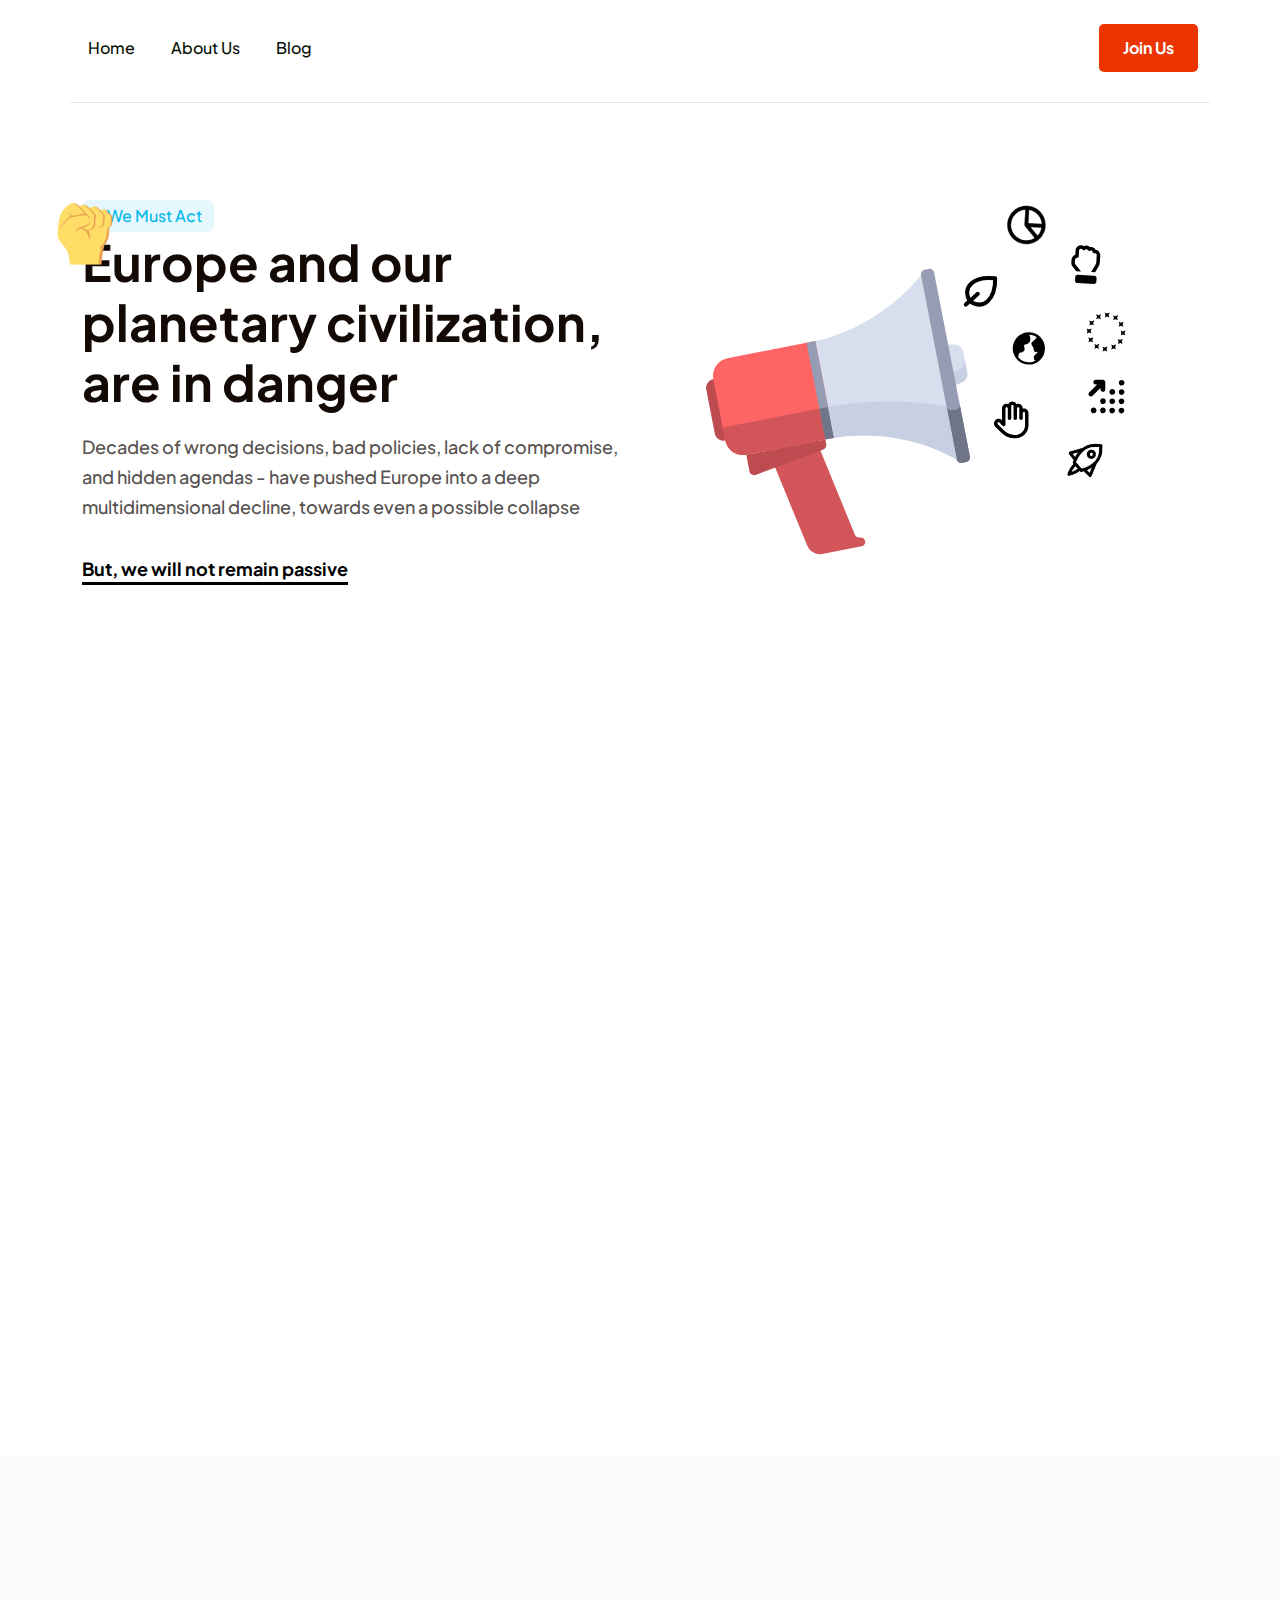
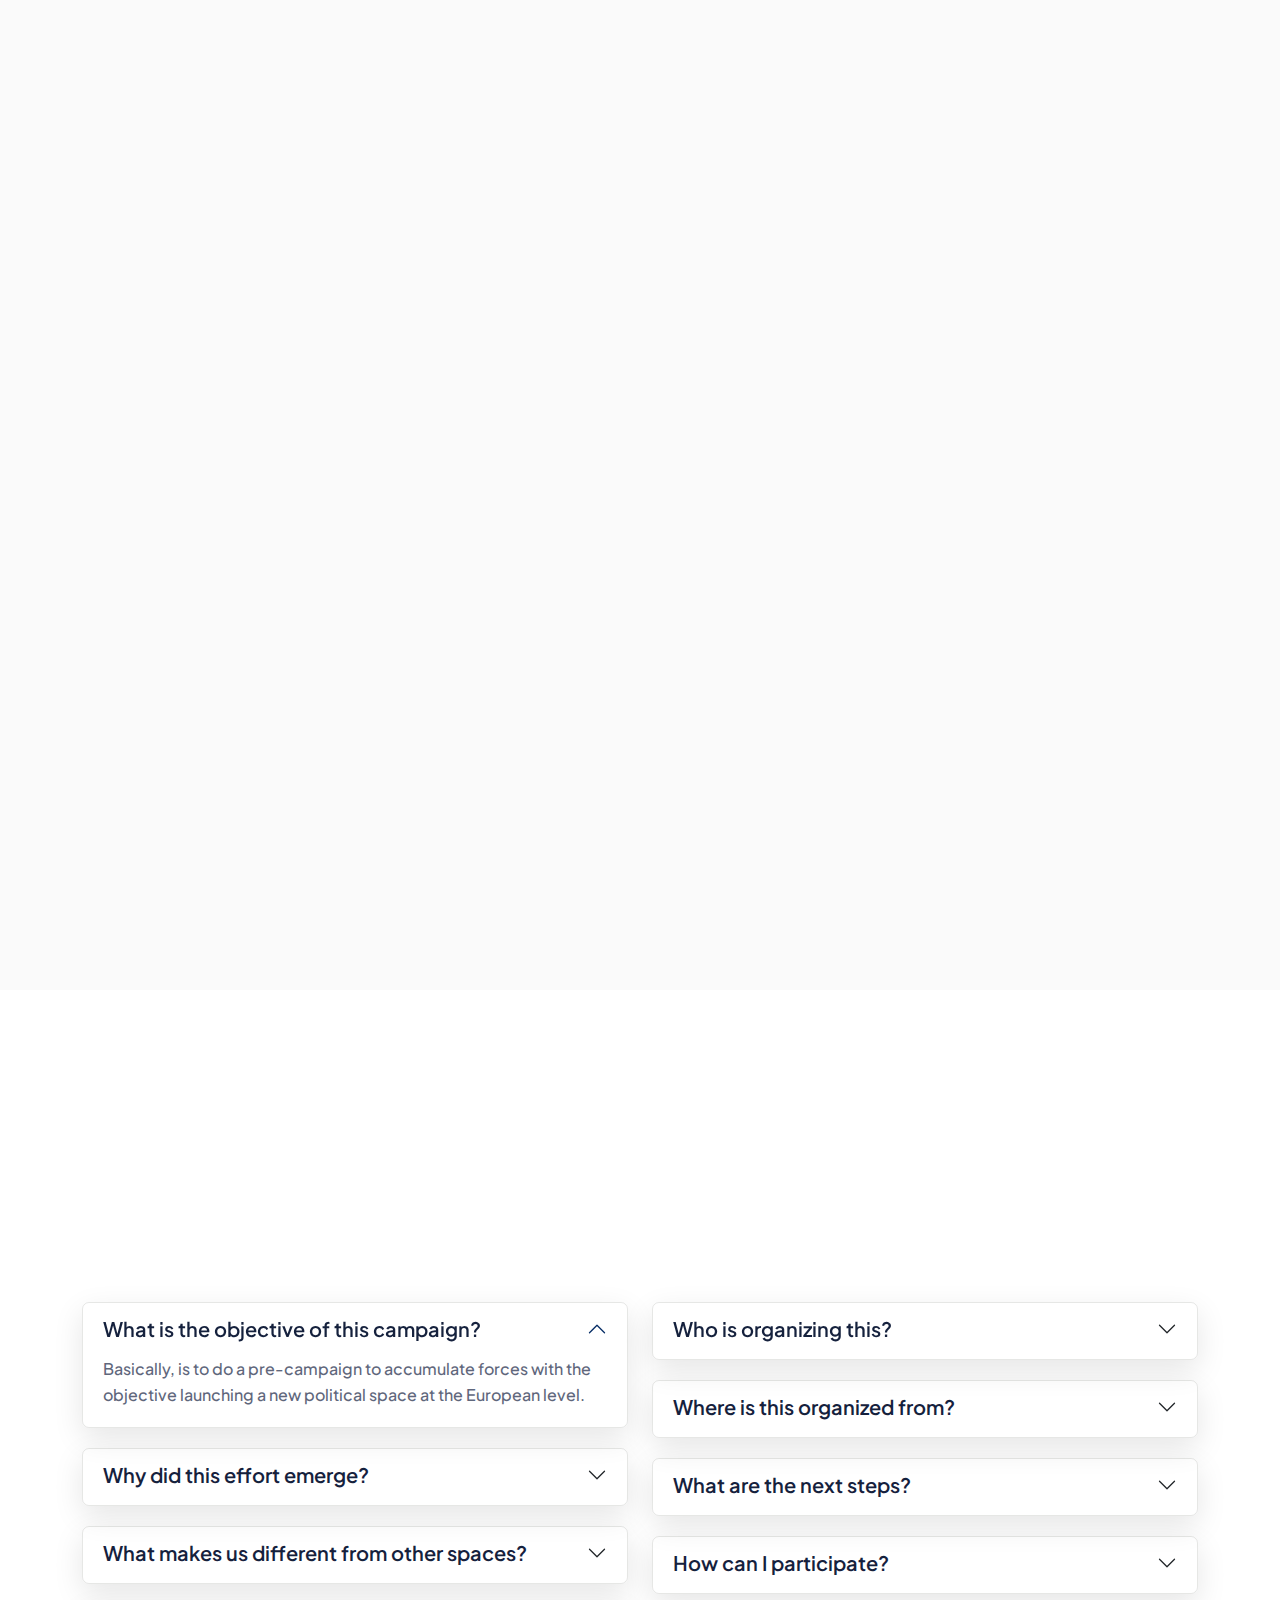
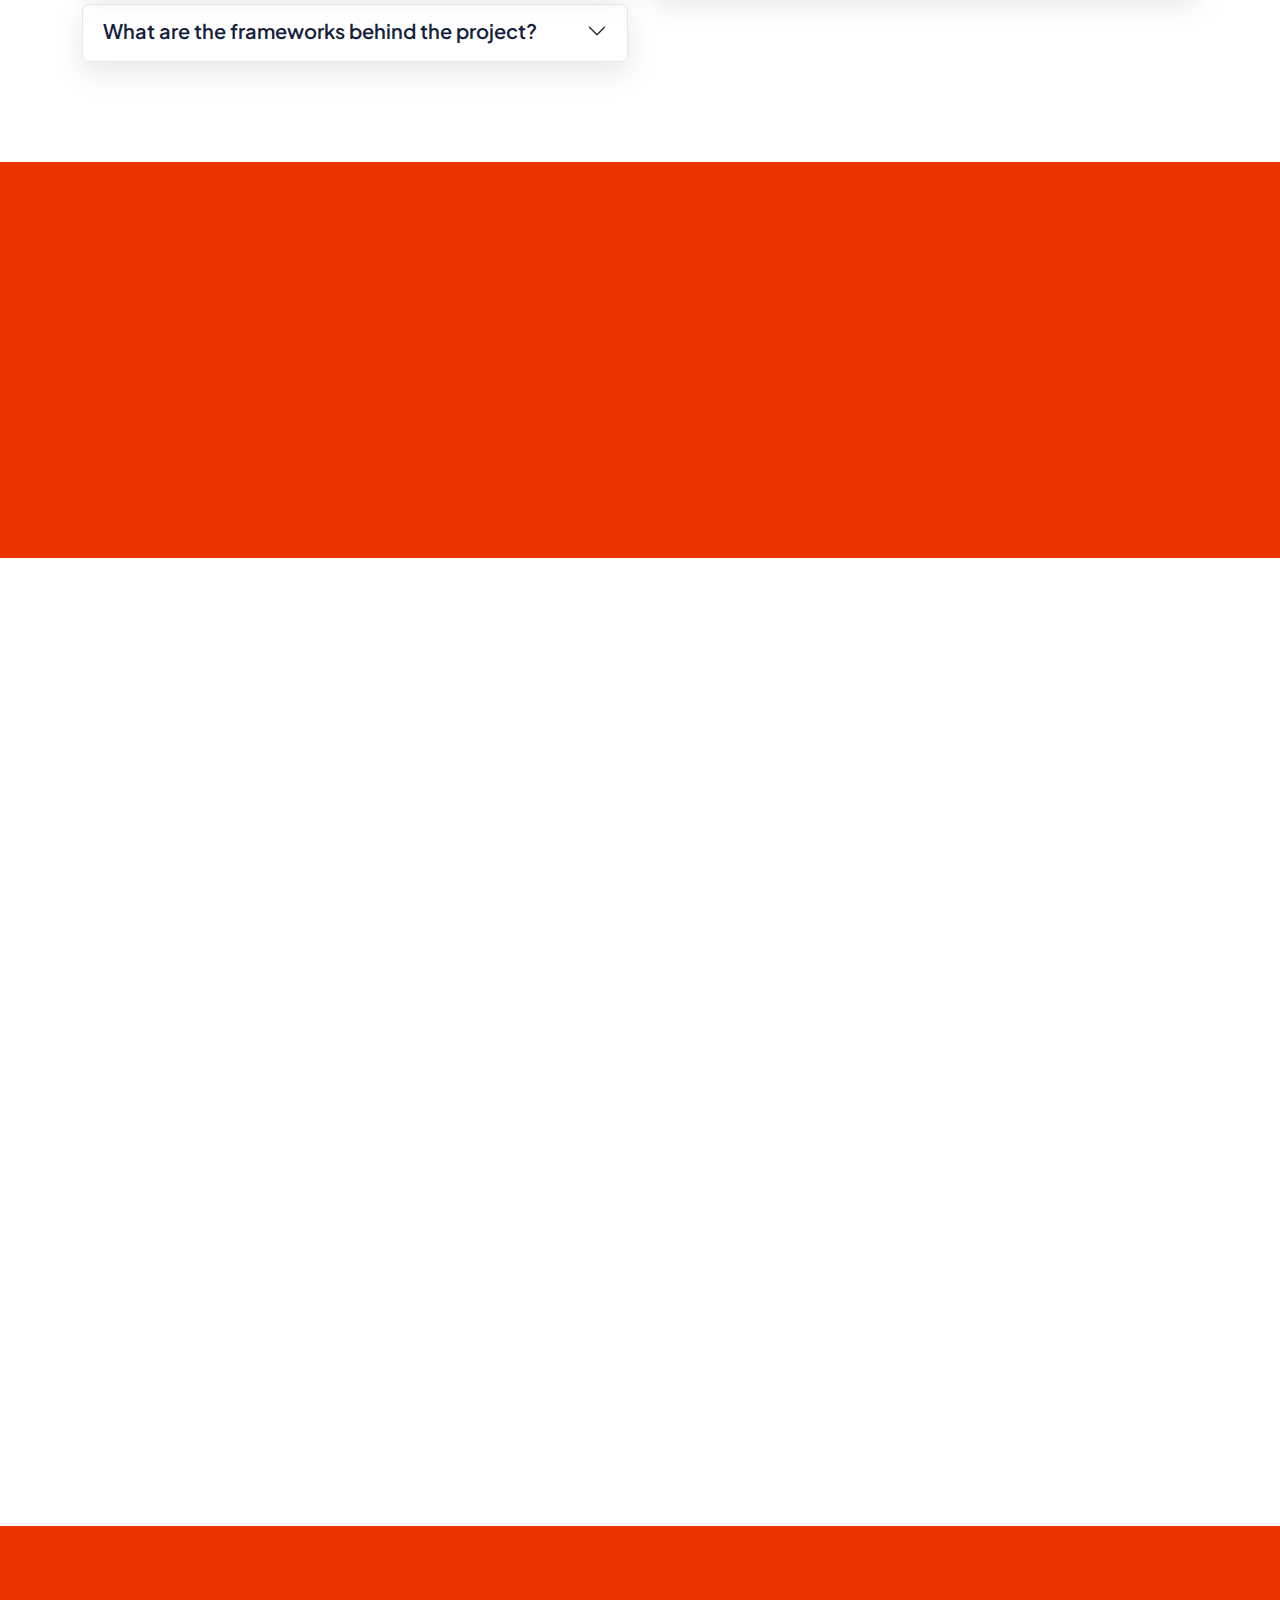
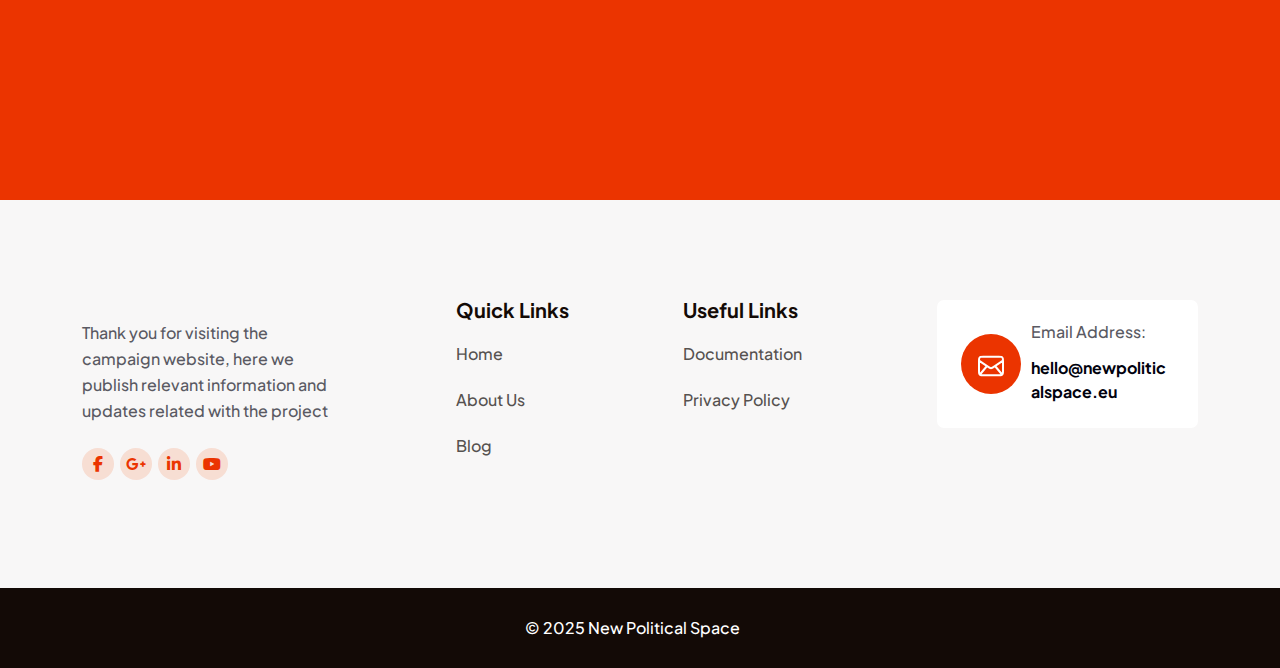
<file: index.html>
<!DOCTYPE html>
<html lang="en">
<head>
    <meta charset="UTF-8">
    <meta name="viewport" content="width=device-width, initial-scale=1.0">
    <title>NEW POLITICAL SPACE</title>
    <!-- fav icon -->
    <link rel="shortcut icon" href="assets/img/icon/po-fav-ic-4.1.svg">

    <!-- css file -->
     <link rel="stylesheet" href="assets/css/bootstrap.min.css">
     <link rel="stylesheet" href="assets/css/all.css">
     <link rel="stylesheet" href="assets/css/magnific-popup.css">
     <link rel="stylesheet" href="assets/css/slick-theme.css">
     <link rel="stylesheet" href="assets/css/slick.css">
     <link rel="stylesheet" href="assets/css/typography.css">
     <link rel="stylesheet" href="assets/css/mobile-menu.css">
     <link rel="stylesheet" href="assets/css/aos.css">
     <link rel="stylesheet" href="assets/css/utility.css">
     <link rel="stylesheet" href="assets/css/style.css">
     <link rel="stylesheet" href="assets/css/responsive.css"> 
</head>
<body> 

        <!-- preloader -->
        <div id="loading4">
            <div id="loading-center">
                <div id="loading-center-absolute">
                    <div class="object" id="object_one"></div>
                    <div class="object" id="object_two"></div>
                    <div class="object" id="object_three"></div>
                    <div class="object" id="object_four"></div>
                </div>
            </div>
        </div>

    <!-- header section start --> 
     <header>
        <div class="po-header-area-4 d-none d-lg-block stiky">
            <div class="container po-header-border">
                <div class="row align-items-center">
                  
                    <div class="col-lg-4 d-none d-lg-block">
                        <div class="po-main-menu po-main-menu-4 text-center">
                            <ul>
                                <li>
                                    <a href="#">Home</a> 
                                 
                                </li>
                                <li>
                                    <a href="about.html">About Us</a>
                                </li>

                                <li><a href="blog.html">Blog</a></li>


                            </ul>
                        </div>
                    </div>
                    <div class="col-lg-8 col-md-6 col-6">
                        <div class="po-header-btn-3 text-end">
                            <a href="joinus.html" class="po-btn-sec po-btn-sec-4">
                                <span class="po-btn-wrap">
                                    <span class="po-btn-y-1">Join Us</span>
                                    <span class="po-btn-y-2"><i class="fa-solid fa-user-plus"></i></span>
                                </span>
                            </a>
                        </div>
                    </div>
                </div>
            </div>
        </div>
     </header>
    <!-- header section end -->

    <!--=====Mobile header start=======-->
    <div class="mobile-header mobile-header-main d-block d-lg-none" style="position: fixed; top: 0; left: 0; right: 0; z-index: 1000; background: #fff; padding: 15px 0; box-shadow: 0 2px 10px rgba(0,0,0,0.1);">
        <div class="container-fluid">
          <div class="col-12">
            <div class="mobile-header-elements">
              <div class="mobile-logo">
                <a href="joinus.html" class="po-btn-sec po-btn-sec-4">
                    <span class="po-btn-wrap">
                        <span class="po-btn-y-1">Join Us</span>
                        <span class="po-btn-y-2"><i class="fa-solid fa-user-plus"></i></span>
                    </span>
                </a>
              </div>
              <div class="mobile-nav-icon">
                <i class="fa-duotone fa-bars-staggered"></i>
              </div>
            </div>
          </div>
        </div>
      </div>
      
      <div class="mobile-sidebar d-block d-lg-none">

        <div class="menu-c</div>lose">
          <i class="fa-solid fa-xmark"></i>
        </div>
        <div class="mobile-nav">
    
          <ul>
            <li class="has-dropdown"><a href="index.html">Home </a> 
          </li>
          <li><a href="about.html">About Us</a></li>
        <li><a href="blog.html">Blog</a></li>

    </ul>
          <hr>


          <div class="contact-infos">

            <ul class="social-icon">
              <li><a href="#"><i class="fa-brands fa-linkedin-in"></i></a></li>
              <li><a href="#"><i class="fa-brands fa-x-twitter"></i></a></li>
              <li><a href="#"><i class="fa-brands fa-youtube"></i></a></li>
              <li><a href="#"><i class="fa-brands fa-instagram"></i></a></li>
         </ul>
          </div>

        </div>
      </div>

      <!--=====Mobile header end=======-->


    <main>    

        <!-- banner section start -->
        <section class="po-about-area pt-200 pb-20">
            <!--
            <div class="po-bnr-ovrly-4">
                <img src="assets/img/icon/po-bnr-overlay-4.svg" alt="">
            </div>
            -->
            <div class="po-banr-shape-1 d-none d-md-block">
                <img src="assets/img/icon/plus-3.svg" alt="">
            </div>
            <!-- 
            <div class="po-banr-shape-3 absolute d-none d-lg-block">
                <img src="assets/img/icon/po-vote.svg" alt="">
            </div>
            -->
            <div class="container">
                <div class="row">
                    <div class="col-xl-6 mb-30">
                        <div class="po-baner-content-4">
                            <h4 class="sec-subtitle-4 text-16 leading-16">#We Must Act</h4>
                            <h2 class="sec-title-4 text-50  leading-70 font-bold pt-0 pb-20">Europe and our planetary civilization,<br/>are in danger</h1>
                            <p class="text-18 leading-30 pb-32">Decades of  wrong decisions, bad policies, lack of compromise, and hidden agendas - have pushed Europe into a deep multidimensional decline, towards even a possible collapse</p>
                            <p class="text-18 leading-30 pb-32"><strong><u>But, we will not remain passive</u></strong></p>

                            
                        </div>
                    </div>
                    <div class="col-xl-6 mb-30 d-none d-md-block">
                        <div class="po-baner-img-4">
                            <img class="w-100" src="assets/img/banner/megaphone.svg" alt="">
                        </div>
                    </div>
                </div>
            </div>
        </section>
        <!-- banner section end -->

        <!-- Arrow pointing to next section - mobile only -->
        <div class="d-block d-md-none text-center pb-30">
            <i class="fa-solid fa-arrow-down" style="font-size: 40px; color: #eb3400; animation: bounce 2s infinite;"></i>
        </div>

        <section class="po-abo-sec-4 pt-100 pb-70">
            <div class="container">
                <div class="row">
                    <div class="col-xl-6 mb-30 d-none d-md-block">
                        <div class="po-ab-4-img relative aos-init aos-animate" data-aos="fade-right" data-aos-duration="800">
                           
                            <div class="po-abo-img-1">
                                <img class="w-25" src="assets/img/banner/crane.svg" alt="">
                            </div>
                          
                            <div class="po-abo-img-4">
                                <img class="w-75" src="assets/img/banner/blocks2.svg" alt="">
                            </div>
                            
                        </div>
                    </div>

                    <div class="col-xl-6 mb-30">
                        <div class="po-about-sec-4 aos-init aos-animate" data-aos="fade-left" data-aos-duration="1000">
                            <div class="po-sec-title-4">
                                <h2 class="sec-title-4 text-40 font-bold leading-40 pt-16 pb-16">We need to build a <span style="color:#003399">european</span> wide <br><span style="color:#eb3400">new political space</span></h2>
                                <p class="text-18 leading-30 pb-16">Traditional ideas—and the political spaces that represent them—can no longer deliver proper answers to the longstanding and emerging challenges that our region and our wider civilization face.</p>
                                <p class="text-18 leading-30 pb-16">Europe (and all of us within it) is being eroded day-by-day, by regressive-medieval domestic forces, unresponsive "leaders", hostile foreign actors, and the relentless deepening of the massive structural problems that the region has.</p>
                                <p class="text-18 leading-30 pb-16">To respond boldly to all of this, we need to articulate a new political space—built on novel foundations and proposals—that works hand in hand with civil society to promote and implement next-generation solutions for the present, towards the future.</p>

                            </div>
                            
                          



                           
                        </div>
                    </div>
                </div>
            </div>
        </section>
          
        <!-- 
         <section class="po-missinon-2 pt-100 pb-70 d-none d-md-block">
            <div class="container">
                <div class="po-section-title po-section-title-2 text-center mb-60 aos-init aos-animate" data-aos="fade-up" data-aos-duration="900">
                    <h4 class="sec-subtitle subtitle-2">Mission & Vision</h4>
                    <h2 class="sec-title sec-title-2 text-40 font-bold leading-52 pt-16 pb-16">A Future To Build Up</h2>
                    <p>Our mission is to contribute to build a better next-generation future-proof society that works for all,<br>pashing up Europe to its next historical phase</p>
                </div>
                <div class="row">
                    <nav>
                        <div class="mb-40" id="nav-tab" role="tablist">
                            <div class="row">
                                <div class="col-xl-4 col-md-6">
                                    <div class="po-nav-link" id="nav-home-tab" data-bs-toggle="tab" data-bs-target="#nav-home" role="tab" aria-controls="nav-home" aria-selected="true">
                                        <div class="po-nav-ic-box">
                                            <div class="po-naviicon pt-32">
                                                <span><i class="fa-solid fa-binoculars"></i></span>
                                            </div>
                                            <div class="po-nav-content">
                                                <h3 class="sec-title-2 font-bold text-32 leading-32 pt-32">Vision</h3>
                                            </div>
                                        </div>
                                    </div>
                                    
                                </div>
        
                                <div class="col-xl-4 col-md-6">
                                    <div class="po-nav-link active" id="nav-profile-tab" data-bs-toggle="tab" data-bs-target="#nav-profile" role="tab" aria-controls="nav-profile" aria-selected="false">
                                        <div class="po-nav-ic-box">
                                            <div class="po-naviicon pt-32">
                                                <span><i class="fa-solid fa-flag"></i></span>
                                            </div>
                                            <div class="po-nav-content">
                                                <h3 class="sec-title-2 font-bold text-32 leading-32 pt-32">Mission</h3>
                                            </div>
                                        </div>
                                    </div>
        
                                </div>
                                <div class="col-xl-4 col-md-6">
                                    <div class="po-nav-link" id="nav-contact-tab" data-bs-toggle="tab" data-bs-target="#nav-contact" role="tab" aria-controls="nav-contact" aria-selected="false">
                                        <div class="po-nav-ic-box">
                                            <div class="po-naviicon pt-32">
                                                <span><i class="fa-solid fa-road"></i></span>
                                            </div>
                                            <div class="po-nav-content">
                                                <h3 class="sec-title-2 font-bold text-32 leading-32 pt-32">Roadmap</h3>
                                            </div>
                                        </div>
                                    </div>
        
                                </div>
                            </div>
                         
                        </div>
                      </nav>
                      <div class="tab-content" id="nav-tabContent">
                        <div class="tab-pane fade" id="nav-home" role="tabpanel" aria-labelledby="nav-home-tab" tabindex="0">
                            <div class="row align-items-center">
                                <div class="col-12 mb-30">
                                    <div class="po-tab-content">
                                        <p class="leading-26 pt-16">Emergent times bring unprecedented challenges—and with them, new opportunities for positive societal transformation. Meeting these times requires new ideas and new ways of understanding reality. Guided by the principles of political metamodernism, our vision is to contribute to elevate Europe to its next phase: a future-proof society that works for everyone— for those living today and for the generations to come</p>
                                    </div>
                                </div>
                            </div>
                        </div>
                        <div class="tab-pane fade show active" id="nav-profile" role="tabpanel" aria-labelledby="nav-profile-tab" tabindex="0">
                            <div class="row align-items-center">
                                <div class="col-12 mb-30">
                                    <div class="po-tab-content">
                                        <p class="leading-26 pt-16">This project aims to create a new, Europe-wide political space through the application of next-generation ideas, innovative forms of organization, and a renewed vision for the future— one that Europe, perhaps more than ever, urgently needs to confront the immense challenges facing the continent (and our wider civilization), to also seize the vast opportunities that lie ahead</p>
                            
                                    </div>
                                </div>
                            </div>
                        </div>
                        <div class="tab-pane fade" id="nav-contact" role="tabpanel" aria-labelledby="nav-contact-tab" tabindex="0">
                            <div class="row align-items-center">
                                <div class="col-12 mb-30">
                                    <div class="po-tab-content">
                                        <p class="leading-26 pt-16">To initiate this project-effort, the following actions will focus on structuring a grassroots movement behind the future political space— one that harnesses digital participation tools to co-create its foundations and, soon, its full deployment. That with time, can be capable of consolidate itself as a genuine alternative capable of reorienting the European political landscape</p>
                                    </div>
                                </div>
                            </div>
                        </div>
                      </div>
                </div>
            </div>
         </section>
         mission section start -->
        <!-- mission section end -->


        <!-- service section start -->
        <section class="po-service-section-4 gray-bg-4 pt-100 pb-70">
            <div class="container">
                <div class="po-event-sec-title aos-init aos-animate" data-aos="fade-up" data-aos-duration="800">
                    <div class="po-sec-title-4 text-center mb-60">
                        <h4 class="sec-subtitle-4 text-16 leading-16">Orientations</h4>
                        <h2 class="sec-title-4 text-40 font-bold leading-40 pt-16 pb-16">Our orientations</h2>
                        <p>The future has to learn from the past, but go beyond it, and for that <br />new generation ideas and frameworks are needed</p>
                    </div>
                </div>

                <div class="row">
                    
                    <!-- single service box -->
                    

                    <div class="col-xl-4 col-md-6 mb-30 aos-init aos-animate" data-aos="flip-left" data-aos-duration="1500">
                        <div class="po-service-box-4 bg-white relative z-1 overflow-hidden rounded-7">
                            <div class="po-ser-bx-shape">
                                <img src="assets/img/shape/po-flag-shape-2.png" alt="">
                            </div>
                            <div class="po-ser-box-icon pb-32">
                                <span><i class="fa-solid fa-chart-pie"></i></span>
                            </div>
                            <div class="po-ser-box-con-4">
                                <h2 class="sec-title-4 text-24 font-bold leading-24"><a href="#">Recover Productive forces</a></h2>
<p class="pt-16 leading-26">An economy driven by high-tech, distributed-shared outcomes, and novel resilient organizational models</p>                                
                                
                               
                            </div>
                        </div>
                    </div>

                  
                     

                    <!-- single service box -->
                    <div class="col-xl-4 col-md-6 mb-30 aos-init aos-animate" data-aos="flip-left" data-aos-duration="1500">
                        <div class="po-service-box-4 bg-white relative z-1 overflow-hidden rounded-7">
                            <div class="po-ser-bx-shape">
                                <img src="assets/img/shape/po-flag-shape-4.png" alt="">
                            </div>
                            <div class="po-ser-box-icon pb-32">
                                <span><i class="fa-solid fa-money-bill-1"></i></span>
                            </div>
                            <div class="po-ser-box-con-4">
                                <h2 class="sec-title-4 text-24 font-bold leading-24"><a href="#">Ensure affordability</a></h2>
                                <p class="pt-16 leading-26">Good life conditions, free time, and the capacity to thrive, should not be something only for the rich, but to everyone equally</p>
                                
                            
                               
                            </div>
                        </div>
                    </div>

                    <!-- single service box -->

                      <!-- single service box -->
                    <div class="col-xl-4 col-md-6 mb-30 aos-init aos-animate" data-aos="flip-left" data-aos-duration="1500">
                        <div class="po-service-box-4 bg-white relative z-1 overflow-hidden rounded-7">
                            <div class="po-ser-bx-shape">
                                <img src="assets/img/shape/po-flag-eu.png" alt="">
                            </div>
                            <div class="po-ser-box-icon pb-32">
                                 <span class="icon">
    <svg
      xmlns="http://www.w3.org/2000/svg"
      viewBox="0 0 810 540"
      class="eu-flag"
      aria-label="European Union Flag"
    >
      <desc>European Union flag</desc>
      <defs>
        <g id="s">
          <g id="c">
            <path id="t" d="M0,0v1h0.5z" transform="translate(0,-1)rotate(18)" />
            <use href="#t" transform="scale(-1,1)" />
          </g>
          <g id="a">
            <use href="#c" transform="rotate(72)" />
            <use href="#c" transform="rotate(144)" />
          </g>
          <use href="#a" transform="scale(-1,1)" />
        </g>
      </defs>
      <rect fill="#eb3400" width="810" height="540" />
      <g fill="#FFF" transform="scale(30) translate(13.5,9)">
        <use href="#s" y="-6" />
        <use href="#s" y="6" />
        <g id="l">
          <use href="#s" x="-6" />
          <use href="#s" transform="rotate(150) translate(0,6) rotate(66)" />
          <use href="#s" transform="rotate(120) translate(0,6) rotate(24)" />
          <use href="#s" transform="rotate(60) translate(0,6) rotate(12)" />
          <use href="#s" transform="rotate(30) translate(0,6) rotate(42)" />
        </g>
        <use href="#l" transform="scale(-1,1)" />
      </g>
    </svg>
  </span>
                            </div>
                            <div class="po-ser-box-con-4">
                                <h2 class="sec-title-4 text-24 font-bold leading-24"><a href="#">Accelerate European Integration</a></h2>
<p class="pt-16 leading-26">Accelerate European Union integration towards its next stage, that for years has been stalled, or even going backwards</p>                                
                                
                               
                            </div>
                        </div>
                    </div>

                    

                    <!-- single service box -->
                   
                    <div class="col-xl-4 col-md-6 mb-30 aos-init aos-animate" data-aos="flip-left" data-aos-duration="1500">
                        <div class="po-service-box-4 bg-white relative z-1 overflow-hidden rounded-7">
                            <div class="po-ser-bx-shape">
                                <img src="assets/img/shape/po-flag-shape.png" alt="">
                            </div>
                            <div class="po-ser-box-icon pb-32">
                                <span><i class="fa-solid fa-seedling"></i></span>
                            </div>
                            <div class="po-ser-box-con-4">
                                <h2 class="sec-title-4 text-24 font-bold leading-24"><a href="#">Regenerate</a></h2>
                                <p class="pt-16 leading-26">The imperative to have cleaner cities, commitment to combating climate change and advancing ecosystemic regeneration overall</p>
                                
                              
                               
                            </div>
                        </div>
                    </div>

                     <div class="col-xl-4 col-md-6 mb-30 aos-init aos-animate" data-aos="flip-left" data-aos-duration="1500">
                        <div class="po-service-box-4 bg-white relative z-1 overflow-hidden rounded-7">
                            <div class="po-ser-bx-shape">
                                <img src="assets/img/shape/po-defense.png" alt="">
                            </div>
                            <div class="po-ser-box-icon pb-32">
                                <span><i class="fa-solid fa-shield-halved"></i></span>
                            </div>
                            <div class="po-ser-box-con-4">
                                <h2 class="sec-title-4 text-24 font-bold leading-24"><a href="#">Enhancing Security & Defense</a></h2>
                                <p class="pt-16 leading-26">Decisive counter-action to neutralize hostile-extractive foreign actors, criminal networks, and terrorism</p>
                                
                               
                               
                            </div>
                        </div>
                    </div>


                    <!-- single service box -->
                    <div class="col-xl-4 col-md-6 mb-30 aos-init aos-animate" data-aos="flip-left" data-aos-duration="1500">
                        <div class="po-service-box-4 bg-white relative z-1 overflow-hidden rounded-7">
                            <div class="po-ser-bx-shape">
                                <img src="assets/img/shape/po-flag-shape-6.png" alt="">
                            </div>
                            <div class="po-ser-box-icon pb-32">
                                <span><i class="fa-solid fa-earth-europe"></i></span>
                            </div>
                            <div class="po-ser-box-con-4">
                                <h2 class="sec-title-4 text-24 font-bold leading-24"><a href="#">Wider action</a></h2>
                                <p class="pt-16 leading-26">Articulate positive action beyond Europe, towards the mission of recognizing, integrating and improving our common wider planet</p>
                                
                               
                            </div>
                        </div>
                    </div>
                </div>
            </div>
        </section>
        <!-- service section end -->

        <!-- faq section start -->
         <section class="po-faq-sec-3 pt-100 pb-70">
            <div class="container">
                <div class="po-section-title-3 text-center mb-60 aos-init aos-animate" data-aos="fade-up" data-aos-duration="900">
                    <h4 class="sec-subtitle-4 text-16 leading-16">FAQ's</h4>
<h2 class="sec-title-3 text-40 font-bold leading-40 pt-16 pb-16">Starting points</h2>                   
 <p>To have quick reference about certain initial information,<br> check this small Q&A oriented to comment on some main topics</p>
                </div>

                <div class="row">
                    <div class="col-xl-6 mb-10">
                        <!-- accordion -->
                        <div class="po-accordion-2 po-accordion-3">
                            <div class="accordion" id="accordionExample">
                                <div class="accordion-item">
                                  <h2 class="accordion-header" id="headingOne">
                                    <button class="accordion-button" type="button" data-bs-toggle="collapse" data-bs-target="#collapseOne" aria-expanded="true" aria-controls="collapseOne">
                                       What is the objective of this campaign?
                                    </button>
                                  </h2>
                                  <div id="collapseOne" class="accordion-collapse collapse show" aria-labelledby="headingOne" data-bs-parent="#accordionExample">
                                    <div class="accordion-body">
                                      <p>Basically, is to do a pre-campaign to accumulate forces with the objective launching a new political space at the European level.</p>
                                    </div>
                                  </div>
                                </div>
                                <div class="accordion-item">
                                  <h2 class="accordion-header" id="headingTwo">
                                    <button class="accordion-button collapsed" type="button" data-bs-toggle="collapse" data-bs-target="#collapseTwo" aria-expanded="false" aria-controls="collapseTwo">
                                        Why did this effort emerge?
                                    </button>
                                  </h2>
                                  <div id="collapseTwo" class="accordion-collapse collapse" aria-labelledby="headingTwo" data-bs-parent="#accordionExample">
                                    <div class="accordion-body">
                                        <p>Because we see that traditional (and new) groups/spaces on the “progressive camp”—including liberals, greens, social democrats, and both the old and new left—are currently unable to propose adequate proposals or bold action for responding to the massive challenges facing Europe today.</p>
                                    </div>
                                  </div>
                                </div>
                                

                                <div class="accordion-item">
                                    <h2 class="accordion-header" id="headingfour">
                                      <button class="accordion-button collapsed" type="button" data-bs-toggle="collapse" data-bs-target="#collapsefour" aria-expanded="false" aria-controls="collapsefour">
What makes us different from other spaces?                                      </button>
                                    </h2>
                                    <div id="collapsefour" class="accordion-collapse collapse" aria-labelledby="headingfour" data-bs-parent="#accordionExample">
                                      <div class="accordion-body">
<p>Unlike other traditional progressive spaces, we been developing theory based on novel frameworks, next-generation policies, new ways of organization, and different strategic approaches.</p>                                      </div>
                                    </div>
                                  </div>

                                  <div class="accordion-item">
                                  <h2 class="accordion-header" id="headingThree">
                                    <button class="accordion-button collapsed" type="button" data-bs-toggle="collapse" data-bs-target="#collapseThree" aria-expanded="false" aria-controls="collapseThree">
                                       What are the frameworks behind the project?
                                    </button>
                                  </h2>
                                  <div id="collapseThree" class="accordion-collapse collapse" aria-labelledby="headingThree" data-bs-parent="#accordionExample">
                                    <div class="accordion-body">
<p>We are inspired by frameworks that we have been developing and polishing: around political meta-modernism, a next-generation mix economy, a liberal-communitarian synthesis, new ideas around European integration, and many other related foundations/ideas.</p>                                    </div>
                                  </div>
                                </div>
                                
                                </div>
                        </div>
                    </div>
                    <div class="col-xl-6 mb-10">
                        <!-- accordion -->
                        <div class="po-accordion-2 po-accordion-3">
                            <div class="accordion" id="accordionExample1">
                                <!-- single accordion -->
                                <div class="accordion-item">
                                    <h2 class="accordion-header" id="headingfive">
                                      <button class="accordion-button collapsed" type="button" data-bs-toggle="collapse" data-bs-target="#collapsefive" aria-expanded="false" aria-controls="collapsefive">
                                        Who is organizing this?
                                      </button>
                                    </h2>
                                    <div id="collapsefive" class="accordion-collapse collapse" aria-labelledby="headingfive" data-bs-parent="#accordionExample1">
                                      <div class="accordion-body">
<p>No founders, no leaders, just an (open) collective of committed people from different disciplines and countries. Check the current <a href="#about.html#cta-section">team</a> page</p>                                      </div>
                                    </div>
                                </div>

                                <!-- single accordion -->
                                <div class="accordion-item">
                                    <h2 class="accordion-header" id="headingeig">
                                      <button class="accordion-button collapsed" type="button" data-bs-toggle="collapse" data-bs-target="#collapseeig" aria-expanded="false" aria-controls="collapseeig">
                                        Where is this organized from?
                                      </button>
                                    </h2>
                                    <div id="collapseeig" class="accordion-collapse collapse" aria-labelledby="headingeig" data-bs-parent="#accordionExample1">
                                      <div class="accordion-body">
<p>As a European project, it is organised around the European Union (in its different countries, and even beyond the EU itself), with the base in Brussels, and also with connections with friend-organziations around the planet.</p>                                      </div>
                                    </div>
                                </div>

                                <!-- single accordion -->
                                <div class="accordion-item">
                                    <h2 class="accordion-header" id="headingsix">
                                      <button class="accordion-button collapsed" type="button" data-bs-toggle="collapse" data-bs-target="#collapsesix" aria-expanded="false" aria-controls="collapsefive">
                                        What are the next steps?
                                      </button>
                                    </h2>
                                    <div id="collapsesix" class="accordion-collapse collapse" aria-labelledby="headingsix" data-bs-parent="#accordionExample1">
                                      <div class="accordion-body">
                                          <p>From this digital pre-campaign phase, we are gathering the sufficient forces, to later decide collectively a concrete name and organizational form for the space, for later registration of a political party in the different European countries.</p>
                                      </div>
                                    </div>
                                </div>

                                <!-- single accordion -->
                                <div class="accordion-item">
                                    <h2 class="accordion-header" id="headingsev">
                                      <button class="accordion-button collapsed" type="button" data-bs-toggle="collapse" data-bs-target="#collapsesev" aria-expanded="false" aria-controls="collapsesev">
                                        How can I participate?
                                      </button>
                                    </h2>
                                    <div id="collapsesev" class="accordion-collapse collapse" aria-labelledby="headingsev" data-bs-parent="#accordionExample1">
                                      <div class="accordion-body">
                                          <p>You can participate in different ways: from just giving us feedback , to more comprehensive action: around developing theory, helping with community organizing, or helping with task like graphic design or communication. For that, fill the form in the <a href="joinus.html">Join Us</a> page, that we will contact you soon</p>
                                      </div>
                                    </div>
                                </div>

                                



                              </div>
                        </div>
                    </div>
                </div>
            </div>
         </section>
         <!-- faq section end -->

          <!-- cta section strat -->
        <section class="cta-section relative pt-80 pb-80">
            <div class="container">
                <div class="po-cta-content text-center aos-init aos-animate" data-aos="fade-up" data-aos-duration="1000">
                    <div class="po-cta-icon">
                        <a href="#"><i class="fa-solid fa-file-lines"></i></a>
                    </div>
                    <h3 class="po-cta-title text-white font-bold text-40 leading-50 pt-32 pb-16">Take a look on the intro document!</h3>
                    <p>Explore in detail the general mission, the frameworks behind, and plans around how to move forward</p>
                    
                </div>
            </div>
        </section>
        <!-- cta section end -->

        <!-- video section start -->
        <!--
        <section class="po-vid-4" style="background-image: url(./assets/img/banner/po-video-bg4.1.png);">
            <div class="container">
                <div class="po-sec-img-vi-4">
                    <a href="https://www.youtube.com/watch?v=vi8GrSp4Y6w" class="popup-video">
                       <span><i class="fa-solid fa-play"></i></span>
                    </a>
                    
                 </div>
                
            </div>
        </section>
        -->
        <!-- video section end -->



        <!-- blog section start -->
        <section class="po-blog-section-4 pt-100 pb-70">
            <div class="container">
                <div class="po-sec-title-4 text-center mb-60 aos-init aos-animate" data-aos="fade-up" data-aos-duration="900">
                    <h4 class="sec-subtitle-4 text-16 leading-16">News / Blog</h4>
                    <h2 class="sec-title-4 text-40 font-bold leading-40 pt-16 pb-16">Articles, Updates & News</h2>
                    <p> Here, we keep you informed about important developments, upcoming <br>events, and our stance on key issues affecting the project</p>
                </div>
                <div class="row">
                    <!-- single blog item -->
                    <div class="col-xl-4 col-md-6 mb-30">
                        <div class="po-single-blg-4 relative z-1 gray-bg-4 overflow-hidden rounded-7 aos-init aos-animate" data-aos="fade-right" data-aos-duration="800">
                            
                           <a href="blog-single.html"> <img class="blg-img-4 w-100" src="assets/img/blog/frame-large.png" alt=""></a>
                            <div class="po-blog-content-3">
                                
                                <div class="po-blg-con-4">
                                    <div class="po-blg-meta-4">
                                        <ul>
                                            <li><a href="#" class="po-blg-meta-text">THEORY</a></li>
                                            <li><a href="#" class="po-blg-meta-date">Nov 12, 2025</a></li>
                                        </ul>
                                    </div>
                                    <h3 class="sec-title-4 font-bold text-20 leading-28 pt-16"><a href="blog/beyond-modernity-are-old-frameworks-useful-to-navigate-current-times.html">Beyond modernity: are old frameworks useful to navigate current times?</a></h3>
                                    <p class="leading-26 pt-16 pb-18">A historical-political essay on meta-modernism</p>
                                    <a href="blog-single.html" class="blog-read-more4 font-bold text-16 leading-16">Read More <span><i class="fa-solid fa-arrow-right"></i></span></a>
                                </div>
                            </div>
                        </div>
                    </div>
                    <!-- single blog end -->

                    <!-- single blog item -->
                    <div class="col-xl-4 col-md-6 mb-30">
                        <div class="po-single-blg-4 relative z-1 gray-bg-4 overflow-hidden rounded-7 aos-init aos-animate" data-aos="fade-up" data-aos-duration="1100">
                           <a href="blog-single.html"><img class="blg-img-4 w-100" src="assets/img/blog/shape.png" alt=""></a>
                            <div class="po-blog-content-3">
                                <div class="po-blg-con-4">
                                    <div class="po-blg-meta-4">
                                        <ul>
                                            <li><a href="#" class="po-blg-meta-text">THEORY</a></li>
                                            <li><a href="#" class="po-blg-meta-date">Aug 21,2024</a></li>
                                            <li><a href="#" class="po-blg-meta-date"><i class="fa-solid fa-file-pdf"></i></a></li>
                                        </ul>
                                    </div>
                                    <h3 class="sec-title-4 font-bold text-20 leading-28 pt-16"><a href="blog-single.html">Towards a New Political Space</a></h3>
                                    <p class="leading-26 pt-16 pb-18">Re-formulating the progressive camp around novel frameworks, new strategies and better organization</p>
                                    <a href="https://drive.google.com/file/d/1gEIRmbG1NFvp-QgXmaXhsCuKMnueAG-I/view?usp=sharing" class="blog-read-more4 font-bold text-16 leading-16">Read More <span><i class="fa-solid fa-arrow-right"></i></span></a>
                                </div>
                            </div>
                        </div>
                    </div>
                    <!-- single blog end -->

                    <!-- single blog item -->
                    <div class="col-xl-4 col-md-6 mb-30">
                        <div class="po-single-blg-4 relative z-1 gray-bg-4 overflow-hidden rounded-7 aos-init aos-animate" data-aos="fade-left" data-aos-duration="1400">
                           <a href="blog-single.html"> <img class="blg-img-4 w-100" src="assets/img/blog/eu-blog-thumb.png" alt=""></a>
                            <div class="po-blog-content-3">
                                <div class="po-blg-con-4">
                                    <div class="po-blg-meta-4">
                                        <ul>
                                            <li><a href="#" class="po-blg-meta-text">EUROPE</a></li>
                                            <li><a href="#" class="po-blg-meta-date">Aug 21,2024</a></li>
                                             <li><a href="#" class="po-blg-meta-date"><i class="fa-solid fa-file-pdf"></i></a></li>

                                        </ul>
                                    </div>
                                    <h3 class="sec-title-4 font-bold text-20 leading-28 pt-16"><a href="#">Phasing up the EU to it next level</a></h3>
                                    <p class="leading-26 pt-16 pb-18">Whether you looking for in-depth articles or quick updates</p>
                                    <a href="blog-single.html" class="blog-read-more4 font-bold text-16 leading-16">Read More <span><i class="fa-solid fa-arrow-right"></i></span></a>
                                </div>
                            </div>
                        </div>
                    </div>
                    <!-- single blog end -->
                </div>
            
        </section>
        <!-- blog section end -->


     <!-- cta section strat -->
            <section class="cta-section-3 relative pt-80 pb-50">
                <div class="container">
                    <div class="row align-items-center">
                        <div class="col-xl-6 mb-30">
                            <div class="po-cta-content-3 aos-init aos-animate" data-aos="fade-right" data-aos-duration="800">
                                <h3 class="sec-title-3 text-white font-bold text-40 leading-50 pb-16">Join Us in this effort!</h3>
                                <p>Join the campaign by giving us feedback, participating in meetings, or even becoming more active at the organizational level</p>
                                
                            </div>
                        </div>
                        <div class="col-xl-6 mb-30">
                            <div class="po-cta-subcribe-3 aos-init aos-animate" data-aos="fade-left" data-aos-duration="1100">
                                <div class="po-cta-btn-wrapper text-center">
                                    <a href="joinus.html" class="po-btn-circle-join" title="Join Us Now">
                                        <i class="fa-solid fa-user-plus"></i>
                                    </a>
                                </div>
                            </div>
                        </div>
                    </div>
                    


                    
                </div>
            </section>
           <!-- cta section end -->
            
        <div class="countdown d-none">
            <div class="countdown-item">
                <span id="days" class="countdown-number">02</span>
                <span class="countdown-label">Day</span>
            </div>
            <div class="countdown-item">
                <span id="hours" class="countdown-number">08</span>
                <span class="countdown-label">Hours</span>
            </div>
            <div class="countdown-item">
                <span id="minutes" class="countdown-number">40</span>
                <span class="countdown-label">Minutes</span>
            </div>
          </div>

        <!-- progress test -->
         <div class="paginacontainer">
            <div class="progress-wrap progress-wrap-4">
              <svg class="progress-circle svg-content" width="100%" height="100%" viewBox="-1 -1 102 102">
                <path d="M50,1 a49,49 0 0,1 0,98 a49,49 0 0,1 0,-98"/>
              </svg>
            </div>
        </div> 
        
        </main>


    <footer>
        <!-- footer section start -->
         <div class="po-footer-section footer-bg-1 pt-100 pb-70">
            <div class="container">
                <div class="row">
                    <div class="col-lg-3 col-md-6 pb-32">
                        <div class="po-footer widget-1">
                        
                            <p class="pt-20 pb-24">Thank you for visiting the campaign website, here we publish relevant information and updates related with the project</p>
                            <div class="po-social">
                                <ul>
                                    <li><a href="#"><i class="fa-brands fa-facebook-f"></i></a></li>
                                    <li><a href="#"><i class="fa-brands fa-google-plus-g"></i></a></li>
                                    <li><a href="#"><i class="fa-brands fa-linkedin-in"></i></a></li>
                                    <li><a href="#"><i class="fa-brands fa-youtube"></i></a></li>
                                </ul>
                            </div>
                        </div>
                    </div>
                    <div class="col-lg col-md-6 pb-32 d-none d-md-block">
                        <div class="po-footer widget-2">
                            <h4 class="sec-title-4 text-20 leading-20 font-bold pb-11">Quick Links</h4>
                            <div class="po-footer-menu po-footer-menu-4">
                                <ul>
                                    <li><a href="index.html">Home</a></li>
                                    <li><a href="about.html">About Us</a></li>
                                    <li><a href="blog.html">Blog</a></li>
                                </ul>
                            </div>
                        </div>
                    </div>
                    <div class="col-lg col-md-6 pb-32 d-none d-md-block">
                        <div class="po-footer widget-3">
                            <h4 class="sec-title-4 text-20 leading-20 font-bold pb-11">Useful Links</h4>
                            <div class="po-footer-menu po-footer-menu-4">
                                <ul>
                                    <li><a href="#">Documentation</a></li>
                                    <li><a href="#">Privacy Policy</a></li>
                                </ul>
                            </div>
                        </div>
                    </div>
                    
                    <div class="col-lg-3 col-md-6 pb-32 d-none d-md-block">
                        <div class="po-footer widget-4">
                            
                            
                            <div class="po-footer-ic-box bg-white rounded-7 p-24 d-flex items-center mb-20">
                                <div class="po-footer-icon po-footer-icon-4 mr-10">
                                    <span><img src="assets/img/icon/footer-mail-1.2.svg" alt=""></span>
                                </div>
                                <div class="po-footer-content">
                                    <p class="leading-16 pb-16">Email Address:</p>
                                    <a class="font-bold text-16 leading-12" href="mailto:info@gmail.com">hello@newpoliticalspace.eu</a>
                                </div>
                            </div>
                        </div>
                    </div>
                </div>
            </div>
         </div>

         <div class="copyright-4">
            <div class="container">
                <div class="row">
                    <div class="cpr-4">
                        <div class="cpr-4-text">
                            <p class="copyright-text-4 text-white leading-16">&COPY; 2025 New Political Space <span></span> </p>
                        </div>
                        <!--
                        <div class="cpr-menu">
                            <ul>
                                <li><a href="#">Terms & Conditions</a></li>
                                <li><a href="#">Privacy Policy</a></li>
                            </ul>
                        </div>
                        -->
                    </div>
                </div>
            </div>
         </div>
        <!-- footer section end -->
    </footer>
    

    
    
    
    
    
    
    

    <!-- js file -->
     <script src="assets/js/jquery-3.7.1.min.js"></script>
     <script src="assets/js/bootstrap.bundle.min.js"></script>
     <script src="assets/js/jquery.magnific-popup.min.js"></script>
     <script src="assets/js/slick.min.js"></script>
     <script src="assets/js/waypoints.min.js"></script>
     <script src="assets/js/mobile-menu.js"></script>
     <script src="assets/js/aos.js"></script>
     <script src="assets/js/jquery.counterup.min.js"></script>
     <script src="assets/js/main.js"></script>
</body>
</html>
</file>
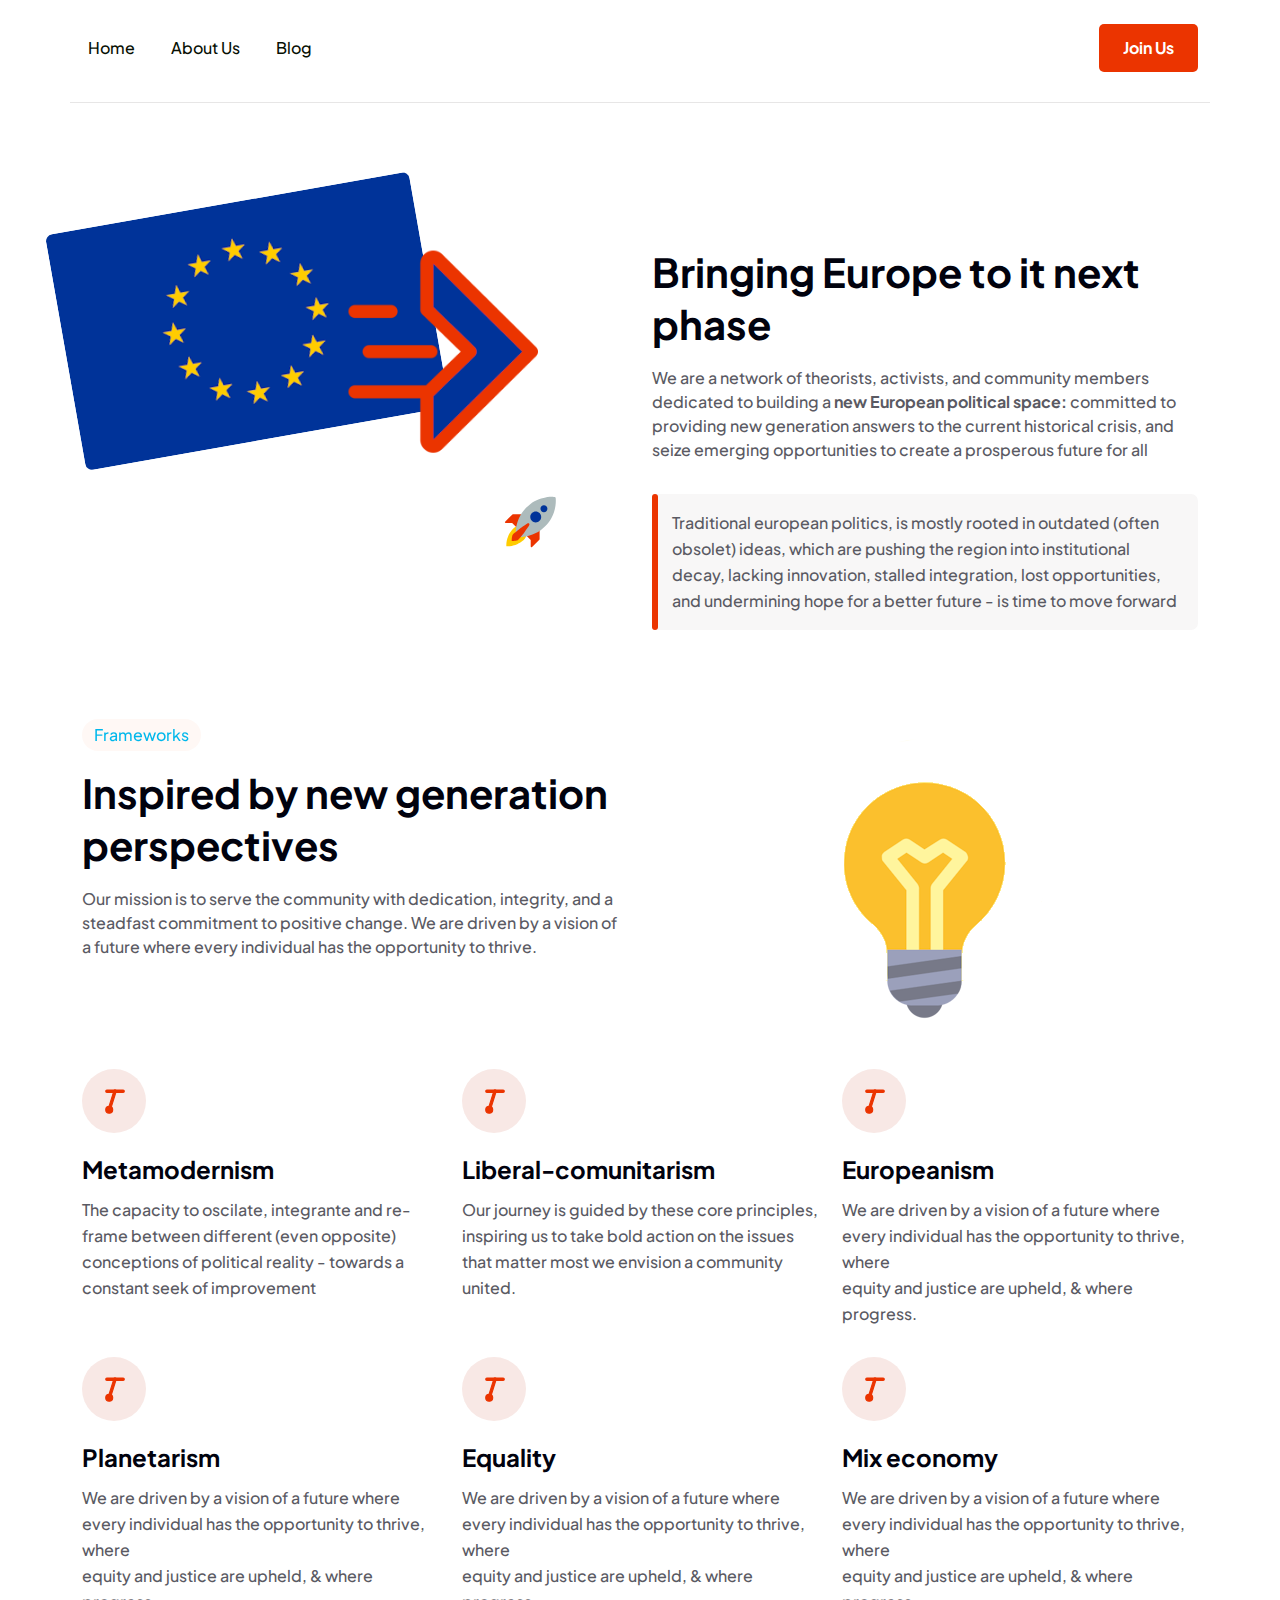
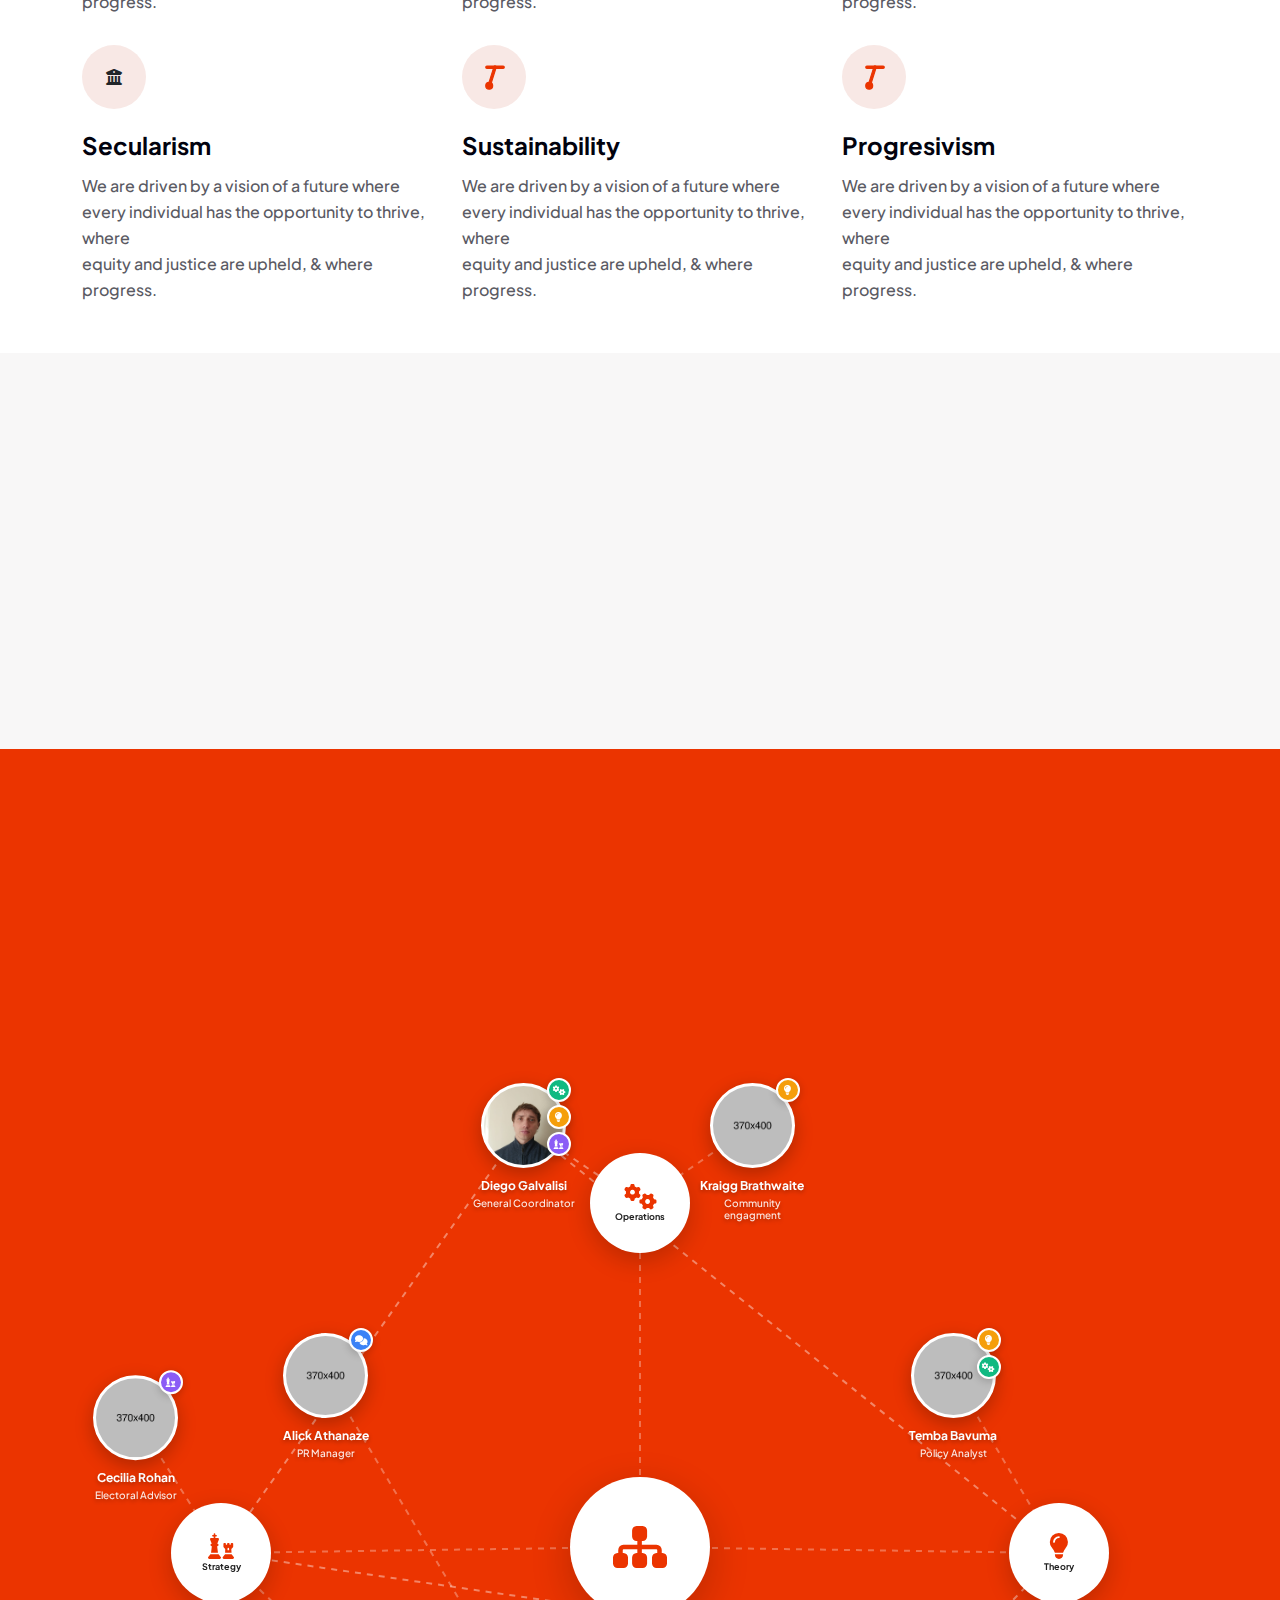
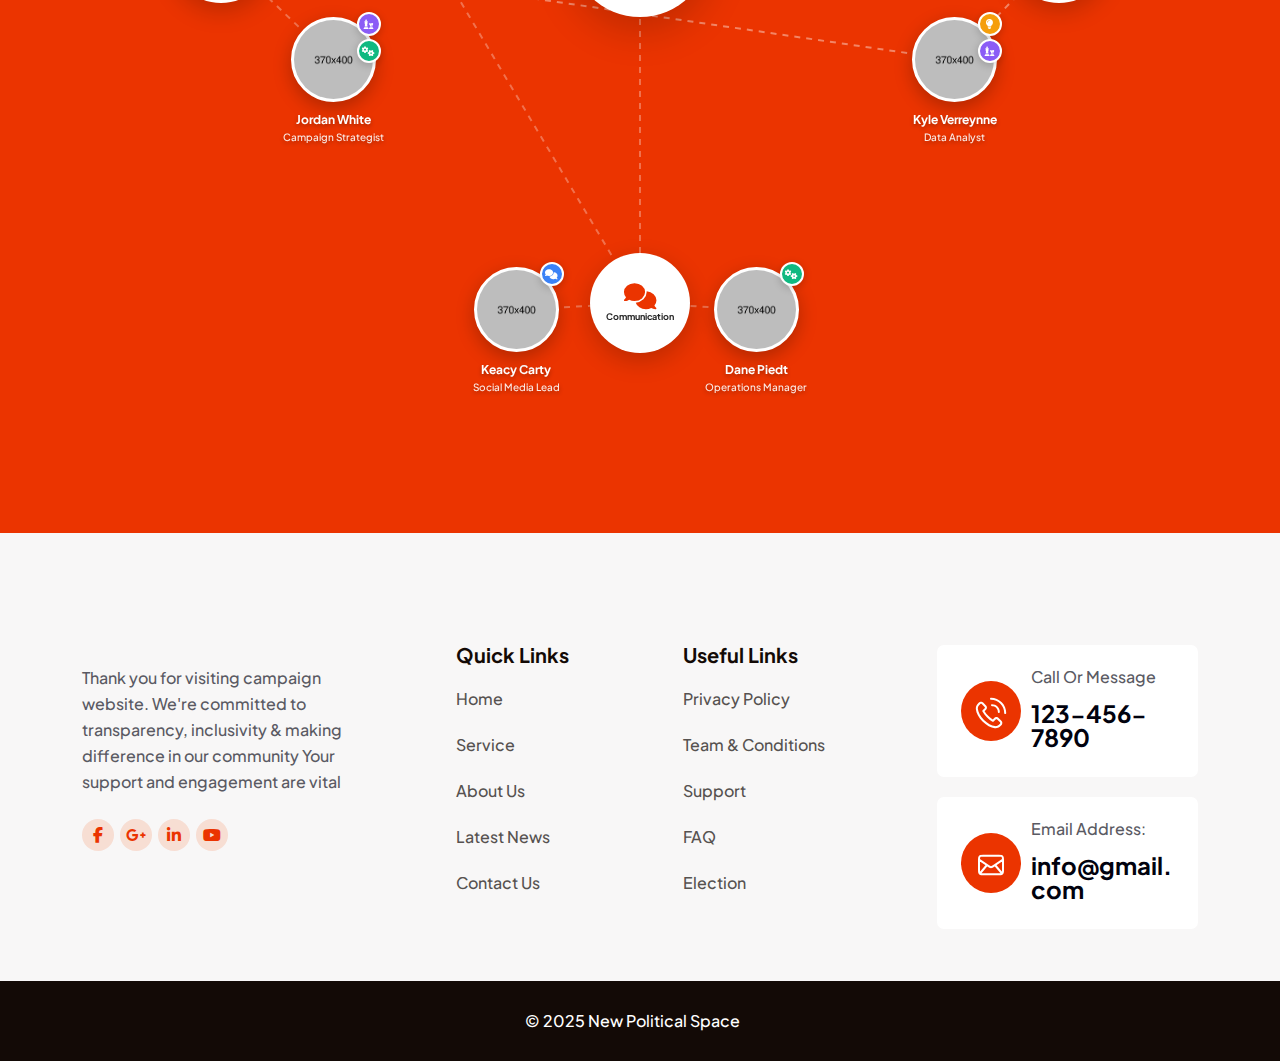
<file: about.html>
<!DOCTYPE html>
<html lang="en">
<head>
    <meta charset="UTF-8">
    <meta name="viewport" content="width=device-width, initial-scale=1.0">
    <title>POLITICO || About</title>
    <!-- fav icon -->
    <link rel="shortcut icon" href="assets/img/icon/po-fav-ic-1.1.svg">

    <!-- css file -->
     <link rel="stylesheet" href="assets/css/bootstrap.min.css">
     <link rel="stylesheet" href="assets/css/all.css">
     <link rel="stylesheet" href="assets/css/magnific-popup.css">
     <link rel="stylesheet" href="assets/css/slick-theme.css">
     <link rel="stylesheet" href="assets/css/slick.css">
     <link rel="stylesheet" href="assets/css/typography.css">
     <link rel="stylesheet" href="assets/css/mobile-menu.css">
     <link rel="stylesheet" href="assets/css/aos.css">
     <link rel="stylesheet" href="assets/css/utility.css">
     <link rel="stylesheet" href="assets/css/style.css">
     <link rel="stylesheet" href="assets/css/responsive.css">
</head>
<body>
    <!-- preloader -->
    <div id="loading4">
            <div id="loading-center">
                <div id="loading-center-absolute">
                    <div class="object" id="object_one"></div>
                    <div class="object" id="object_two"></div>
                    <div class="object" id="object_three"></div>
                    <div class="object" id="object_four"></div>
                </div>
            </div>
        </div>

    <!-- header section start --> 
    <header>
        <div class="po-header-area-4 d-none d-lg-block stiky">
            <div class="container po-header-border">
                <div class="row align-items-center">
                  
                    <div class="col-lg-4 d-none d-lg-block">
                        <div class="po-main-menu po-main-menu-4 text-center">
                            <ul>
                                <li>
                                    <a href="index-4.html">Home</a> 
                                 
                                </li>
                                <li>
                                    <a href="about.html">About Us</a>
                                </li>

                                <li><a href="blog.html">Blog</a></li>


                            </ul>
                        </div>
                    </div>
                    <div class="col-lg-8 col-md-6 col-6">
                        <div class="po-header-btn-3 text-end">
                            <a href="contact.html" class="po-btn-sec po-btn-sec-4">
                                <span class="po-btn-wrap">
                                    <span class="po-btn-y-1">Join Us</span>
                                    <span class="po-btn-y-2"><i class="fa-solid fa-user-plus"></i></span>
                                </span>
                            </a>
                        </div>
                    </div>
                </div>
            </div>
        </div>
     </header>
    <!-- header section end -->

    <!--=====Mobile header start=======-->
    <div class="mobile-header mobile-header-main d-block d-lg-none">
        <div class="container-fluid">
          <div class="col-12">
            <div class="mobile-header-elements">
              <div class="mobile-logo">
                <a href="index1.html"><img src="assets/img/logo/po-logo1.2.png" alt=""></a>
              </div>
              <div class="mobile-nav-icon">
                <i class="fa-duotone fa-bars-staggered"></i>
              </div>
            </div>
          </div>
        </div>
      </div>
      
      <div class="mobile-sidebar d-block d-lg-none">
        <div class="logo-m">
          <a href="index.html"><img src="assets/img/logo/po-logo1.2.png" alt=""></a>
        </div>
        <div class="menu-close">
          <i class="fa-solid fa-xmark"></i>
        </div>
        <div class="mobile-nav">
    
          <ul>
            <li class="has-dropdown"><a href="#">Home </a> 
                <ul class="sub-menu">
                    <li><a href="index.html">Home 01</a></li>
                    <li><a href="index-2.html">Home 02</a></li>
                    <li><a href="index-3.html">Home 03</a></li>
                    <li><a href="index-4.html">Home 04</a></li>
                </ul>
          </li>
          <li><a href="about.html">About Us</a></li>
          <li class="has-dropdown">
            <a href="#">Events</a>
            <ul class="sub-menu">
                <li><a href="events.html">Events</a></li>
                <li><a href="events-left.html">Events-Left</a></li>
                <li><a href="events-right.html">Events-Right</a></li>
                <li><a href="events-single.html">Events-Single</a></li>
             </ul>
        </li>

        <li class="has-dropdown"><a href="#">Service</a>
            <ul class="sub-menu">
                <li><a href="service.html">Service</a></li>
                <li><a href="service-left.html">Service-Left</a></li>
                <li><a href="service-right.html">Service-Right</a></li>
                <li><a href="service-single.html">Service-Single</a></li>
            </ul>
        </li>

        <li class="has-dropdown">
            <a href="#">Pages</a>
            <ul class="sub-menu">
                <li><a href="team.html">Team</a></li>
                <li><a href="history.html">History</a></li>
                <li><a href="gallery.html">Gallery</a></li>
                <li><a href="faq.html">FAQ</a></li>
                <li><a href="contact.html">Contact</a></li>
                <li><a href="404.html">404</a></li>
             </ul>
        </li>

        <li class="has-dropdown">
            <a href="#">News</a>
            <ul class="sub-menu">
                <li><a href="blog.html">Blogs</a></li>
                <li><a href="blog-left.html">Blog-Left</a></li>
                <li><a href="blog-right.html">Blog-Right</a></li>
                <li><a href="blog-single.html">Blog-Single</a></li>
             </ul>
        </li>
    </ul>
          

          <div class="mobile-button">
            <a href="contact.html" class="po-btn-sec po-btn-sec-1">
                <span class="po-btn-wrap">
                    <span class="po-btn-y-1">Donation Now</span>
                    <span class="po-btn-y-2">Donation Now</span>
                </span>
            </a>
        </div>

          <div class="single-footer-items">
            <h3>Contact Us</h3>

            <div class="contact-box">
                <div class="mob-icon">
                    <span><img src="assets/img/icon/ph-phone-1.2.svg" alt=""></span>
                </div>
              <div class="pera">
                <a href="tel:+880123456789">+880 123 456 789</a>
              </div>
            </div>

            <div class="contact-box">
                <div class="mob-icon">
                    <span><img src="assets/img/icon/po-mail-1.2.svg" alt=""></span>
                </div>
              <div class="pera">
                <a href="mailto:info@mail.com">info@mail.com</a>
              </div>
            </div>

            <div class="contact-box">
                <div class="mob-icon">
                    <span><img src="assets/img/icon/po-location-1.2.svg" alt=""></span>
                </div>
              <div class="pera">
                <a href="tel:+880123456789">8502 Preston Rd. <br> Inglewoo Maine 98380</a>
              </div>
            </div>

       </div>

          <div class="contact-infos">
            <h3>Our Location</h3>
            <ul class="social-icon">
              <li><a href="#"><i class="fa-brands fa-linkedin-in"></i></a></li>
              <li><a href="#"><i class="fa-brands fa-x-twitter"></i></a></li>
              <li><a href="#"><i class="fa-brands fa-youtube"></i></a></li>
              <li><a href="#"><i class="fa-brands fa-instagram"></i></a></li>
         </ul>
          </div>

        </div>
      </div>

      <!--=====Mobile header end=======-->


    <main>


         <!-- about section start -->
         <section class="po-about-area pt-200 pb-20">
            <div class="container">
                <div class="row flex-lg-row flex-column-reverse align-items-center">
                    <div class="col-xl-6 mb-30 d-none d-md-block">
                        <div class="po-about-iner relative">
                            
                            <div class="po-about-iner-shape">
                                <!--
                                <div class="po-dot-shape-2 absolute">
                                    <img src="assets/img/icon/po-dot-shape.svg" alt="">
                                </div>
                                -->

                                <div class="po-plus-shape-iner">
                                    <img src="assets/img/icon/plus-2.svg" alt="">
                                </div>
                            </div>

                            <div class="po-ab-iner-img">
                                <img class="w-100" src="assets/img/about/eu-flag.png" alt="">
                            </div>

                            <div class="po-ab-sm-img">
                                <img src="assets/img/about/arrow-right.png" alt="">
                            </div>
                        </div>
                    </div>
                    <div class="col-xl-6 mb-30">
                        <div class="po-about-content">
                            <div class="po-section-title">
                                <!--
                                <div class="iner-sub-heading">
                                    <h4 class="sec-subtitle iner-subtitle">About</h4>
                                </div>
                                -->
<h2 class="sec-title text-40 font-bold leading-52 pt-16 pb-16">Bringing Europe to it next phase</h2>

<p class="pb-32">We are a network of theorists, activists, and community members dedicated to building a <strong>new European political space:</strong> committed to providing new generation answers to the current historical crisis, and seize emerging opportunities to create a prosperous future for all</p>      
 
<p class="po-about-quote rounded-7 leading-26">
    Traditional european politics, is mostly rooted in outdated (often obsolet) ideas, which are pushing the region into institutional decay, lacking innovation, stalled integration, lost opportunities, and undermining hope for a better future - is time to move forward                       </p>

            
                            </div>
                        </div>
                    </div>
                </div>
            </div>
         </section>
         <!-- about section end -->

         <!-- choose us section -->
          
         <!-- choose us section end -->

         <!-- valus section start -->
          <section class="po-valus pt-10 pb-20">
            <div class="container">
                <div class="row">
                    <div class="col-xl-6 mb-30">
                        <div class="po-valus-content">
                            <div class="po-section-title">
                                <div class="iner-sub-heading">
                                    <h4 class="sec-subtitle iner-subtitle">Frameworks</h4>
                                </div>
                                <h2 class="sec-title text-40 font-bold leading-52 pt-16 pb-16">Inspired by new generation perspectives</h2>
                                <p class="pb-32">Our mission is to serve the community with dedication, integrity, and a  <br> steadfast commitment to positive change. We are driven by a vision of  <br>a future where every individual has the opportunity to thrive.</p>
                                

                                
                            </div>
                        </div>
                    </div>
                    <div class="col-xl-6 mb-30 d-none d-md-block">
                        <div class="po-valus-img" id="lightbulb-source">
                            <img class="w-100" src="assets/img/about/idea-lamp.png" alt="">
                        </div>
                    </div>
                </div>
                
                <!-- Wire connections container -->
                <div class="principles-wire-container">
                    <svg class="principles-wire-svg" width="100%" height="100%">
                        <!-- Wire lines will be drawn here by JS -->
                    </svg>
                </div>
                
                <div class="row">
                    <div class="col-xl-4 col-md-6 mb-30">
                        <!-- single icon box -->
                        <div class="po-sin-ser-item principle-card" data-principle="1">
                            <div class="po-sin-ch-icon">
                                <span><img src="assets/img/icon/po-ch-1.1.svg" alt=""></span>
                            </div>
                            <h3 class="sec-title font-bold text-24 leading-24 pt-24 pb-16"><a href="service-single.html">Metamodernism</a></h3>
                    <p class="leading-26">The capacity to oscilate, integrante and re-frame between different (even opposite) conceptions of political reality - towards a constant seek of improvement</p>                      
                    </div>
                    </div>
                    <div class="col-xl-4 col-md-6 mb-30">
                        <!-- single icon box -->
                        <div class="po-sin-ser-item principle-card" data-principle="2">
                            <div class="po-sin-ch-icon">
                                <span><img src="assets/img/icon/po-ch-1.1.svg" alt=""></span>
                            </div>
                            <h3 class="sec-title font-bold text-24 leading-24 pt-24 pb-16"><a href="service-single.html">Liberal-comunitarism</a></h3>
                            <p class="leading-26">Our journey is guided by these core principles, inspiring us to take bold action on the issues that matter most we envision a community united.</p>
                        </div>
                    </div>
                    <div class="col-xl-4 col-md-6 mb-30">
                        <!-- single icon box -->
                        <div class="po-sin-ser-item principle-card" data-principle="3">
                            <div class="po-sin-ch-icon">
                                <span><img src="assets/img/icon/po-ch-1.1.svg" alt=""></span>
                            </div>
                            <h3 class="sec-title font-bold text-24 leading-24 pt-24 pb-16"><a href="service-single.html">Europeanism</a></h3>
                            <p class="leading-26">We are driven by a vision of a future where every individual has the opportunity to thrive, where<br> equity and justice are upheld, & where progress.</p>
                        </div>
                    </div>
                    <div class="col-xl-4 col-md-6 mb-30">
                        <!-- single icon box -->
                        <div class="po-sin-ser-item principle-card" data-principle="4">
                            <div class="po-sin-ch-icon">
                                <span><img src="assets/img/icon/po-ch-1.1.svg" alt=""></span>
                            </div>
                            <h3 class="sec-title font-bold text-24 leading-24 pt-24 pb-16"><a href="service-single.html">Planetarism</a></h3>
                            <p class="leading-26">We are driven by a vision of a future where every individual has the opportunity to thrive, where<br> equity and justice are upheld, & where progress.</p>
                        </div>
                    </div>
                    <div class="col-xl-4 col-md-6 mb-30">
                        <!-- single icon box -->
                        <div class="po-sin-ser-item principle-card" data-principle="5">
                            <div class="po-sin-ch-icon">
                                <span><img src="assets/img/icon/po-ch-1.1.svg" alt=""></span>
                            </div>
                            <h3 class="sec-title font-bold text-24 leading-24 pt-24 pb-16"><a href="service-single.html">Equality</a></h3>
                            <p class="leading-26">We are driven by a vision of a future where every individual has the opportunity to thrive, where<br> equity and justice are upheld, & where progress.</p>
                        </div>
                    </div>
                    <div class="col-xl-4 col-md-6 mb-30">
                        <!-- single icon box -->
                        <div class="po-sin-ser-item principle-card" data-principle="6">
                            <div class="po-sin-ch-icon">
                                <span><img src="assets/img/icon/po-ch-1.1.svg" alt=""></span>
                            </div>
                            <h3 class="sec-title font-bold text-24 leading-24 pt-24 pb-16"><a href="service-single.html">Mix economy</a></h3>
                            <p class="leading-26">We are driven by a vision of a future where every individual has the opportunity to thrive, where<br> equity and justice are upheld, & where progress.</p>
                        </div>
                    </div>
                    <div class="col-xl-4 col-md-6 mb-30">
                        <!-- single icon box -->
                        <div class="po-sin-ser-item principle-card" data-principle="7">
                            <div class="po-sin-ch-icon">
                                <span><i class="fa-solid fa-building-columns"></i></span>
                            </div>
                            <h3 class="sec-title font-bold text-24 leading-24 pt-24 pb-16"><a href="service-single.html">Secularism</a></h3>
                            <p class="leading-26">We are driven by a vision of a future where every individual has the opportunity to thrive, where<br> equity and justice are upheld, & where progress.</p>
                        </div>
                    </div>
                    <div class="col-xl-4 col-md-6 mb-30">
                        <!-- single icon box -->
                        <div class="po-sin-ser-item principle-card" data-principle="8">
                            <div class="po-sin-ch-icon">
                                <span><img src="assets/img/icon/po-ch-1.1.svg" alt=""></span>
                            </div>
                            <h3 class="sec-title font-bold text-24 leading-24 pt-24 pb-16"><a href="service-single.html">Sustainability</a></h3>
                            <p class="leading-26">We are driven by a vision of a future where every individual has the opportunity to thrive, where<br> equity and justice are upheld, & where progress.</p>
                        </div>
                    </div>
                    <div class="col-xl-4 col-md-6 mb-30">
                        <!-- single icon box -->
                        <div class="po-sin-ser-item principle-card" data-principle="9">
                            <div class="po-sin-ch-icon">
                                <span><img src="assets/img/icon/po-ch-1.1.svg" alt=""></span>
                            </div>
                            <h3 class="sec-title font-bold text-24 leading-24 pt-24 pb-16"><a href="service-single.html">Progresivism</a></h3>
                            <p class="leading-26">We are driven by a vision of a future where every individual has the opportunity to thrive, where<br> equity and justice are upheld, & where progress.</p>
                        </div>
                    </div>
                </div>
            </div>
            
          </section>
          <section class="po-contact-section relative gray-bg pt-80 pb-80">
            <div class="container">
                <div class="po-cta-content text-center aos-init aos-animate" data-aos="fade-up" data-aos-duration="1000">
                    <div class="po-cta-icon">
                        <a href="#"><i class="fa-solid fa-file-lines"></i></a>
                    </div>
                    <h3 class="po-cta-title font-bold text-40 leading-50 pt-32 pb-16">Take a look on the document!</h3>
                    <p>Explore in detail the general mission, the ideas behind, and plans around how to move forward</p>
                    
                </div>
            </div>
        </section>
         <!-- valus section end -->

         

         <!-- video section start 
          <section class="po-video-sec gray-bg pt-100 pb-70">
            <div class="container">
                <div class="row align-items-center">
                    <div class="col-xl-6 mb-30">
                        <div class="po-sec-about relative z-1">
                            <div class="po-sec-img-vide overflow-hidden rounded-7 relative z-1 mr-40">
                               <img class="w-100 rounded-7" src="assets/img/about/po-about-vide1.1.png" alt="">
                                <div class="po-sec-img-vi-4">
                                    <a href="https://www.youtube.com/watch?v=vi8GrSp4Y6w" class="popup-video">
                                    <span><i class="fa-solid fa-play"></i></span>
                                    </a>
                                </div>
                            </div>
                         </div>
                    </div>
                    <div class="col-xl-6 mb-30">
                        <div class="po-vide-content">
                            <div class="po-section-title">
                                <div class="iner-sub-heading">
                                    <h4 class="sec-subtitle iner-subtitle">Our Video</h4>
                                </div>
                                <h2 class="sec-title text-40 font-bold leading-52 pt-16 pb-16">Important Facts About Our Campaign Key Facts </h2>
                                <p>Informed decisions are the foundation of effective leadership. That’s <br> why we believe in sharing the key facts & figures that drive our mission.</p>
                            </div>
                        </div>
                    </div>
                </div>

       
            </div>
          </section>
        video section end -->
          
         <!-- member section start -->

          
         <!-- cta section strat -->
         <section class="cta-section relative pt-80 pb-80">
            <div class="container">
        <div class="po-section-title po-section-title-2 text-center mb-60 aos-init aos-animate" data-aos="fade-up" data-aos-duration="900">
                    <h4 class="sec-subtitle subtitle-2">Team</h4>
                    <h2 class="sec-title sec-title-2 text-40 font-bold leading-52 pt-16 pb-16">The people behind</h2>
                    <p>Our mission is to contribute to build a better next-generation future-proof society that works for all,<br>pashing up Europe to its next historical phase</p>
                </div>

        <!-- Multi-Membership Circular Network Layout -->
        <div class="team-network-cluster-wrapper">
            <svg class="network-connections-svg" width="100%" height="100%">
                <!-- Connection lines will be drawn here by JS -->
            </svg>
            
            <!-- Center Node - Main Organization -->
            <div class="network-center-node">
                <div class="center-avatar">
                    <div class="center-icon">
                        <i class="fa-solid fa-sitemap"></i>
                    </div>
                    <div class="center-pulse"></div>
                </div>
               
            </div>

            <!-- Cluster 1: Communication -->
            <div class="cluster-group" data-cluster="1" data-cluster-name="communication">
                <div class="cluster-center" data-cluster-id="communication">
                    <div class="cluster-icon">
                        <i class="fa-solid fa-comments"></i>
                    </div>
                    <span class="cluster-label">Communication</span>
                </div>
            </div>

            <!-- Cluster 2: Theory & Research -->
            <div class="cluster-group" data-cluster="2" data-cluster-name="theory">
                <div class="cluster-center" data-cluster-id="theory">
                    <div class="cluster-icon">
                        <i class="fa-solid fa-lightbulb"></i>
                    </div>
                    <span class="cluster-label">Theory</span>
                </div>
            </div>

            <!-- Cluster 3: Operations -->
            <div class="cluster-group" data-cluster="3" data-cluster-name="operations">
                <div class="cluster-center" data-cluster-id="operations">
                    <div class="cluster-icon">
                        <i class="fa-solid fa-gears"></i>
                    </div>
                    <span class="cluster-label">Operations</span>
                </div>
            </div>

            <!-- Cluster 4: Strategy -->
            <div class="cluster-group" data-cluster="4" data-cluster-name="strategy">
                <div class="cluster-center" data-cluster-id="strategy">
                    <div class="cluster-icon">
                        <i class="fa-solid fa-chess"></i>
                    </div>
                    <span class="cluster-label">Strategy</span>
                </div>
            </div>

            <!-- Team Members - Can belong to multiple clusters -->
            <div class="team-members-layer">
                <!-- Member 1 - Communication only -->
                <div class="team-member" data-member="1" data-clusters="communication">
                    <div class="member-avatar">
                        <img src="assets/img/team/po-team-1.11.png" alt="Alick Athanaze">
                        <div class="member-badges">
                            <span class="badge badge-communication" title="Communication"><i class="fa-solid fa-comments"></i></span>
                        </div>
                    </div>
                    <div class="member-info">
                        <h5>Alick Athanaze</h5>
                        <span>PR Manager</span>
                        <div class="member-social">
                            <a href="#"><i class="fa-brands fa-linkedin-in"></i></a>
                            <a href="#"><i class="fa-brands fa-x-twitter"></i></a>
                        </div>
                    </div>
                </div>

                <!-- Member 2 - Communication + Strategy (Cross-functional) -->
                <div class="team-member" data-member="2" data-clusters="operations,theory,strategy">
                    <div class="member-avatar">
                        <img src="assets/img/team/po-team-1.7.png" alt="Diego Galvalisi">
                        <div class="member-badges">
                            <span class="badge badge-operations" title="Operations"><i class="fa-solid fa-gears"></i></span>
                             <span class="badge badge-theory" title="Theory"><i class="fa-solid fa-lightbulb"></i></span>
                        <span class="badge badge-strategy" title="Strategy"><i class="fa-solid fa-chess"></i></span>

                        </div>
                    </div>
                    <div class="member-info">
                        <h5>Diego Galvalisi</h5>
                        <span>General Coordinator</span>
                        <div class="member-social">
                            <a href="#"><i class="fa-brands fa-linkedin-in"></i></a>
                            <a href="#"><i class="fa-brands fa-x-twitter"></i></a>
                        </div>
                    </div>
                </div>

                <!-- Member 3 - Theory only -->
                <div class="team-member" data-member="3" data-clusters="operations">
                    <div class="member-avatar">
                        <img src="assets/img/team/po-team-1.3.png" alt="Kraigg Brathwaite">
                        <div class="member-badges">
                            <span class="badge badge-theory" title="Theory"><i class="fa-solid fa-lightbulb"></i></span>
                        </div>
                    </div>
                    <div class="member-info">
                        <h5>Kraigg Brathwaite</h5>
                        <span>Community engagment</span>
                        <div class="member-social">
                            <a href="#"><i class="fa-brands fa-linkedin-in"></i></a>
                            <a href="#"><i class="fa-brands fa-x-twitter"></i></a>
                        </div>
                    </div>
                </div>

                <!-- Member 4 - Theory + Operations (Cross-functional) -->
                <div class="team-member" data-member="4" data-clusters="theory">
                    <div class="member-avatar">
                        <img src="assets/img/team/po-team-1.4.png" alt="Temba Bavuma">
                        <div class="member-badges">
                            <span class="badge badge-theory" title="Theory"><i class="fa-solid fa-lightbulb"></i></span>
                            <span class="badge badge-operations" title="Operations"><i class="fa-solid fa-gears"></i></span>
                        </div>
                    </div>
                    <div class="member-info">
                        <h5>Temba Bavuma</h5>
                        <span>Policy Analyst</span>
                        <div class="member-social">
                            <a href="#"><i class="fa-brands fa-linkedin-in"></i></a>
                            <a href="#"><i class="fa-brands fa-x-twitter"></i></a>
                        </div>
                    </div>
                </div>

                <!-- Member 5 - Theory + Strategy (Cross-functional) -->
                <div class="team-member" data-member="5" data-clusters="theory,strategy">
                    <div class="member-avatar">
                        <img src="assets/img/team/po-team-1.5.png" alt="Kyle Verreynne">
                        <div class="member-badges">
                            <span class="badge badge-theory" title="Theory"><i class="fa-solid fa-lightbulb"></i></span>
                            <span class="badge badge-strategy" title="Strategy"><i class="fa-solid fa-chess"></i></span>
                        </div>
                    </div>
                    <div class="member-info">
                        <h5>Kyle Verreynne</h5>
                        <span>Data Analyst</span>
                        <div class="member-social">
                            <a href="#"><i class="fa-brands fa-linkedin-in"></i></a>
                            <a href="#"><i class="fa-brands fa-x-twitter"></i></a>
                        </div>
                    </div>
                </div>

                <!-- Member 6 - Operations only -->
                <div class="team-member" data-member="6" data-clusters="communication">
                    <div class="member-avatar">
                        <img src="assets/img/team/po-team-1.6.png" alt="Dane Piedt">
                        <div class="member-badges">
                            <span class="badge badge-operations" title="Operations"><i class="fa-solid fa-gears"></i></span>
                        </div>
                    </div>
                    <div class="member-info">
                        <h5>Dane Piedt</h5>
                        <span>Operations Manager</span>
                        <div class="member-social">
                            <a href="#"><i class="fa-brands fa-linkedin-in"></i></a>
                            <a href="#"><i class="fa-brands fa-x-twitter"></i></a>
                        </div>
                    </div>
                </div>

                <!-- Member 7 - Operations + Communication (Cross-functional) -->
                <div class="team-member" data-member="7" data-clusters="communication">
                    <div class="member-avatar">
                        <img src="assets/img/team/po-team-1.2.png" alt="Keacy Carty">
                        <div class="member-badges">
                            <span class="badge badge-communication" title="Communication"><i class="fa-solid fa-comments"></i></span>
                        </div>
                    </div>
                    <div class="member-info">
                        <h5>Keacy Carty</h5>
                        <span>Social Media Lead</span>
                        <div class="member-social">
                            <a href="#"><i class="fa-brands fa-linkedin-in"></i></a>
                            <a href="#"><i class="fa-brands fa-x-twitter"></i></a>
                        </div>
                    </div>
                </div>

                <!-- Member 8 - Strategy + Operations (Cross-functional) -->
                <div class="team-member" data-member="8" data-clusters="strategy">
                    <div class="member-avatar">
                        <img src="assets/img/team/po-team-1.8.png" alt="Jordan White">
                        <div class="member-badges">
                            <span class="badge badge-strategy" title="Strategy"><i class="fa-solid fa-chess"></i></span>
                            <span class="badge badge-operations" title="Operations"><i class="fa-solid fa-gears"></i></span>
                        </div>
                    </div>
                    <div class="member-info">
                        <h5>Jordan White</h5>
                        <span>Campaign Strategist</span>
                        <div class="member-social">
                            <a href="#"><i class="fa-brands fa-linkedin-in"></i></a>
                            <a href="#"><i class="fa-brands fa-x-twitter"></i></a>
                        </div>
                    </div>
                </div>

                <!-- Member 9 - Strategy only -->
                <div class="team-member" data-member="9" data-clusters="strategy">
                    <div class="member-avatar">
                        <img src="assets/img/team/po-team-1.9.png" alt="Cecilia Rohan">
                        <div class="member-badges">
                            <span class="badge badge-strategy" title="Strategy"><i class="fa-solid fa-chess"></i></span>
                        </div>
                    </div>
                    <div class="member-info">
                        <h5>Cecilia Rohan</h5>
                        <span>Electoral Advisor</span>
                        <div class="member-social">
                            <a href="#"><i class="fa-brands fa-linkedin-in"></i></a>
                            <a href="#"><i class="fa-brands fa-x-twitter"></i></a>
                        </div>
                    </div>
                </div>
            </div>
        </div>

        
    </div>
         </section>
         <!-- cta section end -->

         <div class="countdown d-none">
            <div class="countdown-item">
                <span id="days" class="countdown-number">02</span>
                <span class="countdown-label">Day</span>
            </div>
            <div class="countdown-item">
                <span id="hours" class="countdown-number">08</span>
                <span class="countdown-label">Hours</span>
            </div>
            <div class="countdown-item">
                <span id="minutes" class="countdown-number">40</span>
                <span class="countdown-label">Minutes</span>
            </div>
          </div>


         <!-- progress test -->
         <div class="paginacontainer">
            <div class="progress-wrap progress-wrap-4">
              <svg class="progress-circle svg-content" width="100%" height="100%" viewBox="-1 -1 102 102">
                <path d="M50,1 a49,49 0 0,1 0,98 a49,49 0 0,1 0,-98"/>
              </svg>
            </div>
         </div> 
        
        </main>


     <footer>
        <!-- footer section start -->
         <div class="po-footer-section footer-bg-1 pt-112">
            <div class="container">
                <div class="row">
                    <div class="col-lg-3 col-md-6 pb-32">
                        <div class="po-footer widget-1">
                        
                            <p class="pt-20 pb-24">Thank you for visiting campaign website. We're committed to transparency, inclusivity & making difference in our community Your support and engagement are vital</p>
                            <div class="po-social">
                                <ul>
                                    <li><a href="#"><i class="fa-brands fa-facebook-f"></i></a></li>
                                    <li><a href="#"><i class="fa-brands fa-google-plus-g"></i></a></li>
                                    <li><a href="#"><i class="fa-brands fa-linkedin-in"></i></a></li>
                                    <li><a href="#"><i class="fa-brands fa-youtube"></i></a></li>
                                </ul>
                            </div>
                        </div>
                    </div>
                    <div class="col-lg col-md-6 pb-32">
                        <div class="po-footer widget-2">
                            <h4 class="sec-title-4 text-20 leading-20 font-bold pb-11">Quick Links</h4>
                            <div class="po-footer-menu po-footer-menu-4">
                                <ul>
                                    <li><a href="#">Home</a></li>
                                    <li><a href="#">Service</a></li>
                                    <li><a href="#">About Us</a></li>
                                    <li><a href="#">Latest News</a></li>
                                    <li><a href="#">Contact Us</a></li>
                                </ul>
                            </div>
                        </div>
                    </div>
                    <div class="col-lg col-md-6 pb-32">
                        <div class="po-footer widget-3">
                            <h4 class="sec-title-4 text-20 leading-20 font-bold pb-11">Useful Links</h4>
                            <div class="po-footer-menu po-footer-menu-4">
                                <ul>
                                    <li><a href="#">Privacy Policy</a></li>
                                    <li><a href="#">Team & Conditions</a></li>
                                    <li><a href="#">Support</a></li>
                                    <li><a href="#">FAQ</a></li>
                                    <li><a href="#">Election</a></li>
                                </ul>
                            </div>
                        </div>
                    </div>
                    
                    <div class="col-lg-3 col-md-6 pb-32">
                        <div class="po-footer widget-4">
                            <div class="po-footer-ic-box bg-white rounded-7 p-24 d-flex items-center mb-20">
                                <div class="po-footer-icon po-footer-icon-4 mr-10">
                                    <span><img src="assets/img/icon/footer-ph-1.1.svg" alt=""></span>
                                </div>
                                <div class="po-footer-content">
                                    <p class="leading-16 pb-16">Call Or Message</p>
                                    <a class="font-bold text-24 leading-24" href="tel:1234567890">123-456-7890</a>
                                </div>
                            </div>
                            
                            <div class="po-footer-ic-box bg-white rounded-7 p-24 d-flex items-center mb-20">
                                <div class="po-footer-icon po-footer-icon-4 mr-10">
                                    <span><img src="assets/img/icon/footer-mail-1.2.svg" alt=""></span>
                                </div>
                                <div class="po-footer-content">
                                    <p class="leading-16 pb-16">Email Address:</p>
                                    <a class="font-bold text-24 leading-24" href="mailto:info@gmail.com">info@gmail.com</a>
                                </div>
                            </div>
                        </div>
                    </div>
                </div>
            </div>
         </div>

         <div class="copyright-4">
            <div class="container">
                <div class="row">
                    <div class="cpr-4">
                        <div class="cpr-4-text">
                            <p class="copyright-text-4 text-white leading-16">&COPY; 2025 New Political Space <span></span> </p>
                        </div>
                        <!--
                        <div class="cpr-menu">
                            <ul>
                                <li><a href="#">Terms & Conditions</a></li>
                                <li><a href="#">Privacy Policy</a></li>
                            </ul>
                        </div>
                        -->
                    </div>
                </div>
            </div>
         </div>
        <!-- footer section end -->
    </footer>

    <!-- js file -->
     <script src="assets/js/jquery-3.7.1.min.js"></script>
     <script src="assets/js/bootstrap.bundle.min.js"></script>
     <script src="assets/js/jquery.magnific-popup.min.js"></script>
     <script src="assets/js/slick.min.js"></script>
     <script src="assets/js/waypoints.min.js"></script>
     <script src="assets/js/mobile-menu.js"></script>
     <script src="assets/js/aos.js"></script>
     <script src="assets/js/jquery.counterup.min.js"></script>
     <script src="assets/js/main.js"></script>
     <script>
// Principles Wire Connection System
document.addEventListener('DOMContentLoaded', function() {
  const lightbulbSource = document.getElementById('lightbulb-source');
  const principleCards = document.querySelectorAll('.principle-card');
  const wireSvg = document.querySelector('.principles-wire-svg');
  
  if (!lightbulbSource || !wireSvg || principleCards.length === 0) return;
  
  function drawPrincipleWires() {
    wireSvg.innerHTML = '';
    
    const svgRect = wireSvg.getBoundingClientRect();
    const lightbulbRect = lightbulbSource.getBoundingClientRect();
    
    // Get center bottom of lightbulb as source point
    const sourceX = lightbulbRect.left + lightbulbRect.width / 2 - svgRect.left;
    const sourceY = lightbulbRect.bottom - svgRect.top;
    
    principleCards.forEach((card, index) => {
      const cardIcon = card.querySelector('.po-sin-ch-icon');
      if (!cardIcon) return;
      
      const cardRect = cardIcon.getBoundingClientRect();
      const targetX = cardRect.left + cardRect.width / 2 - svgRect.left;
      const targetY = cardRect.top + cardRect.height / 2 - svgRect.top;
      
      // Create curved wire path (using quadratic bezier curve)
      const path = document.createElementNS('http://www.w3.org/2000/svg', 'path');
      
      // Control point for curve (creates a natural wire sag)
      const controlX = sourceX + (targetX - sourceX) * 0.5;
      const controlY = sourceY + (targetY - sourceY) * 0.3;
      
      const pathData = `M ${sourceX} ${sourceY} Q ${controlX} ${controlY} ${targetX} ${targetY}`;
      
      path.setAttribute('d', pathData);
      path.setAttribute('class', 'principle-wire');
      
      wireSvg.appendChild(path);
      
      // Add hover effect
      card.addEventListener('mouseenter', function() {
        path.classList.add('active');
      });
      
      card.addEventListener('mouseleave', function() {
        path.classList.remove('active');
      });
    });
  }
  
  // Draw on load
  setTimeout(drawPrincipleWires, 200);
  
  // Redraw on resize
  let resizeTimer;
  window.addEventListener('resize', function() {
    clearTimeout(resizeTimer);
    resizeTimer = setTimeout(drawPrincipleWires, 250);
  });
});

// Multi-Cluster Network - Members can belong to multiple clusters
document.addEventListener('DOMContentLoaded', function() {
  const svg = document.querySelector('.network-connections-svg');
  const centerNode = document.querySelector('.center-avatar');
  const clusterGroups = document.querySelectorAll('.cluster-group');
  const teamMembers = document.querySelectorAll('.team-member');
  
  if (!svg || !centerNode || clusterGroups.length === 0 || teamMembers.length === 0) return;
  
  function drawNetworkLines() {
    svg.innerHTML = '';
    
    const svgRect = svg.getBoundingClientRect();
    const centerRect = centerNode.getBoundingClientRect();
    const centerX = centerRect.left + centerRect.width / 2 - svgRect.left;
    const centerY = centerRect.top + centerRect.height / 2 - svgRect.top;
    
    // Store cluster positions
    const clusterPositions = {};
    clusterGroups.forEach((group) => {
      const clusterCenter = group.querySelector('.cluster-center');
      const clusterName = group.getAttribute('data-cluster-name');
      if (!clusterCenter || !clusterName) return;
      
      const clusterRect = clusterCenter.getBoundingClientRect();
      clusterPositions[clusterName] = {
        x: clusterRect.left + clusterRect.width / 2 - svgRect.left,
        y: clusterRect.top + clusterRect.height / 2 - svgRect.top,
        element: clusterCenter,
        lines: []
      };
      
      // Draw line from center to cluster
      const centerLine = document.createElementNS('http://www.w3.org/2000/svg', 'line');
      centerLine.setAttribute('x1', centerX);
      centerLine.setAttribute('y1', centerY);
      centerLine.setAttribute('x2', clusterPositions[clusterName].x);
      centerLine.setAttribute('y2', clusterPositions[clusterName].y);
      centerLine.classList.add('center-line');
      svg.appendChild(centerLine);
      
      clusterCenter.addEventListener('mouseenter', function() {
        centerLine.classList.add('active');
      });
      clusterCenter.addEventListener('mouseleave', function() {
        centerLine.classList.remove('active');
      });
    });
    
    // Draw lines from team members to their clusters
    teamMembers.forEach((member) => {
      const memberAvatar = member.querySelector('.member-avatar');
      if (!memberAvatar) return;
      
      const memberRect = memberAvatar.getBoundingClientRect();
      const memberX = memberRect.left + memberRect.width / 2 - svgRect.left;
      const memberY = memberRect.top + memberRect.height / 2 - svgRect.top;
      
      // Get member's clusters
      const clustersAttr = member.getAttribute('data-clusters');
      if (!clustersAttr) return;
      
      const memberClusters = clustersAttr.split(',').map(c => c.trim());
      const memberLines = [];
      
      // Draw line to each cluster the member belongs to
      memberClusters.forEach((clusterName) => {
        if (!clusterPositions[clusterName]) return;
        
        const line = document.createElementNS('http://www.w3.org/2000/svg', 'line');
        line.setAttribute('x1', memberX);
        line.setAttribute('y1', memberY);
        line.setAttribute('x2', clusterPositions[clusterName].x);
        line.setAttribute('y2', clusterPositions[clusterName].y);
        line.classList.add('member-line');
        
        // Mark multi-cluster members with different styling
        if (memberClusters.length > 1) {
          line.classList.add('multi-cluster');
        }
        
        svg.insertBefore(line, svg.firstChild); // Insert behind center lines
        memberLines.push(line);
        clusterPositions[clusterName].lines.push(line);
      });
      
      // Highlight connections on member hover
      member.addEventListener('mouseenter', function() {
        memberLines.forEach(line => line.classList.add('active'));
      });
      
      member.addEventListener('mouseleave', function() {
        memberLines.forEach(line => line.classList.remove('active'));
      });
    });
    
    // Highlight cluster and its members on cluster hover
    clusterGroups.forEach((group) => {
      const clusterCenter = group.querySelector('.cluster-center');
      const clusterName = group.getAttribute('data-cluster-name');
      if (!clusterCenter || !clusterName || !clusterPositions[clusterName]) return;
      
      clusterCenter.addEventListener('mouseenter', function() {
        clusterPositions[clusterName].lines.forEach(line => line.classList.add('active'));
      });
      
      clusterCenter.addEventListener('mouseleave', function() {
        clusterPositions[clusterName].lines.forEach(line => line.classList.remove('active'));
      });
    });
  }
  
  // Draw on load
  setTimeout(drawNetworkLines, 150);
  
  // Redraw on resize
  let resizeTimer;
  window.addEventListener('resize', function() {
    clearTimeout(resizeTimer);
    resizeTimer = setTimeout(drawNetworkLines, 250);
  });
});
</script>
</body>
</html>
</file>
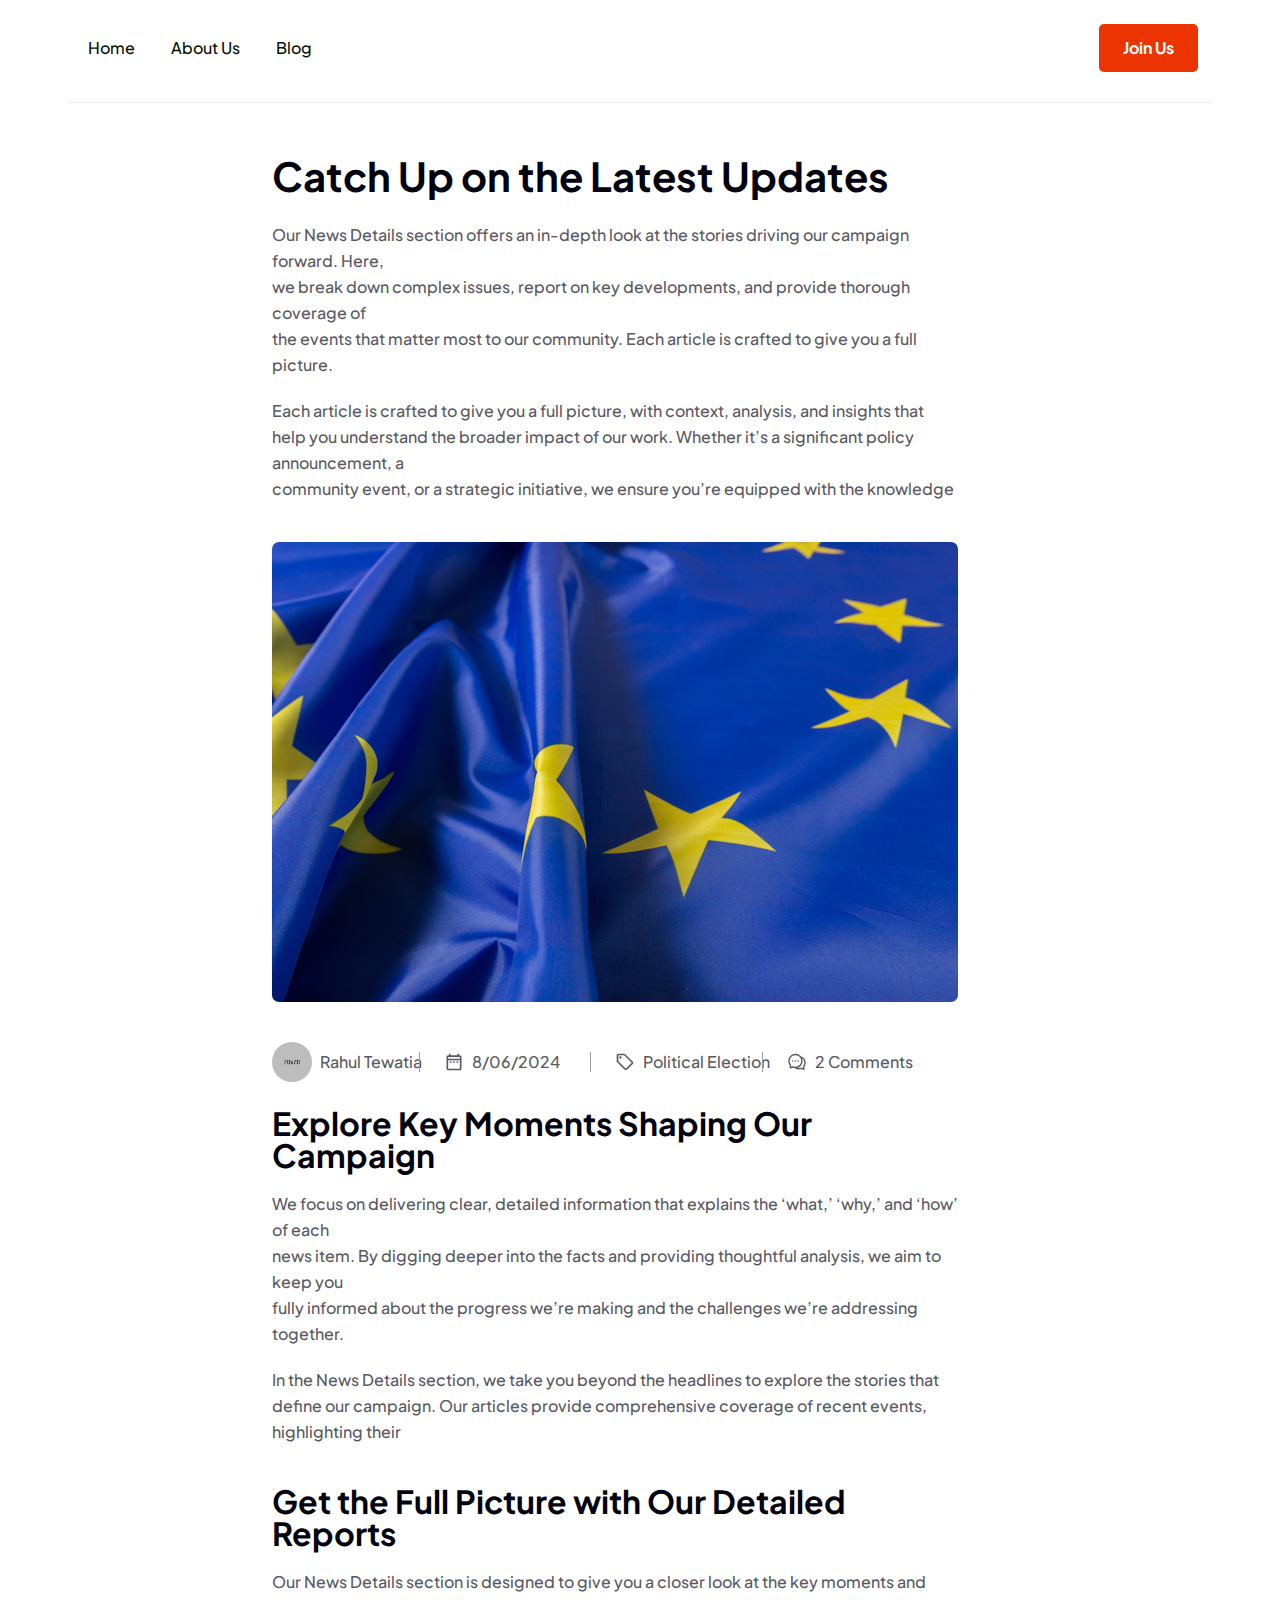
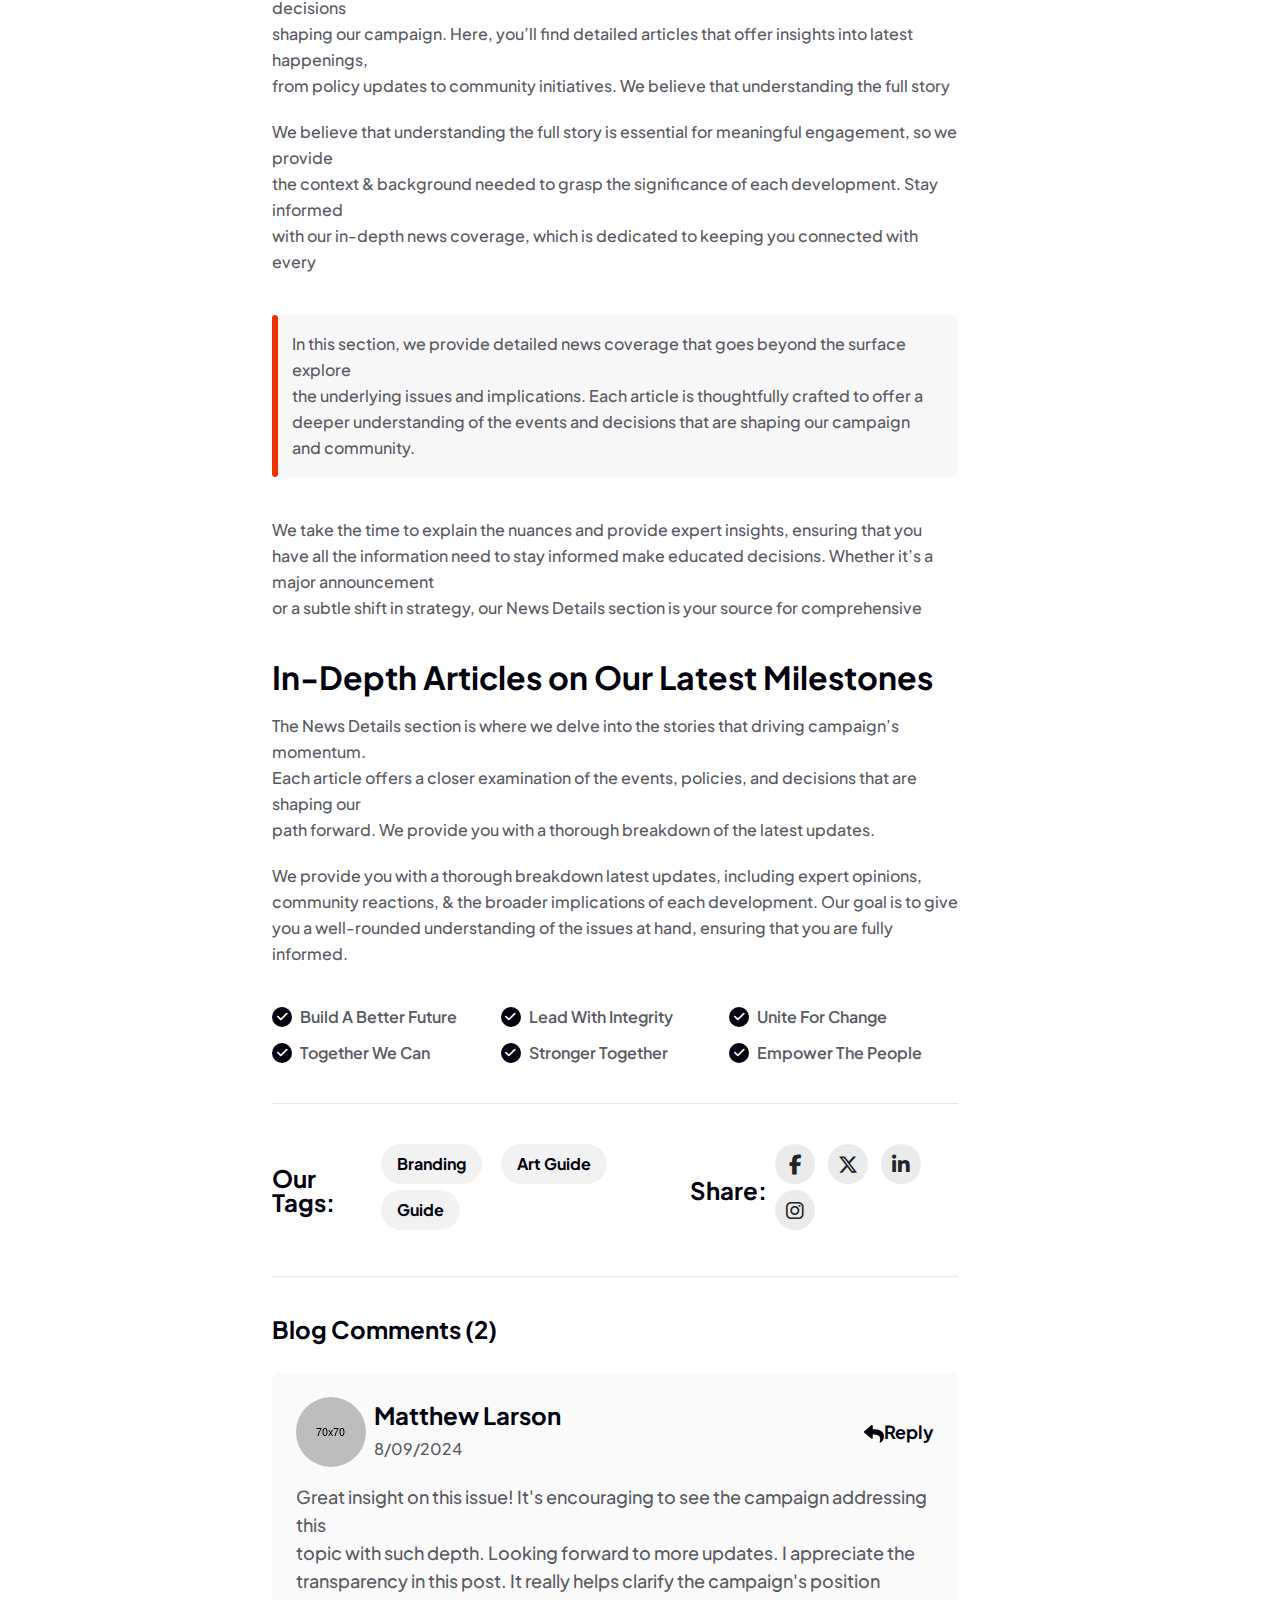
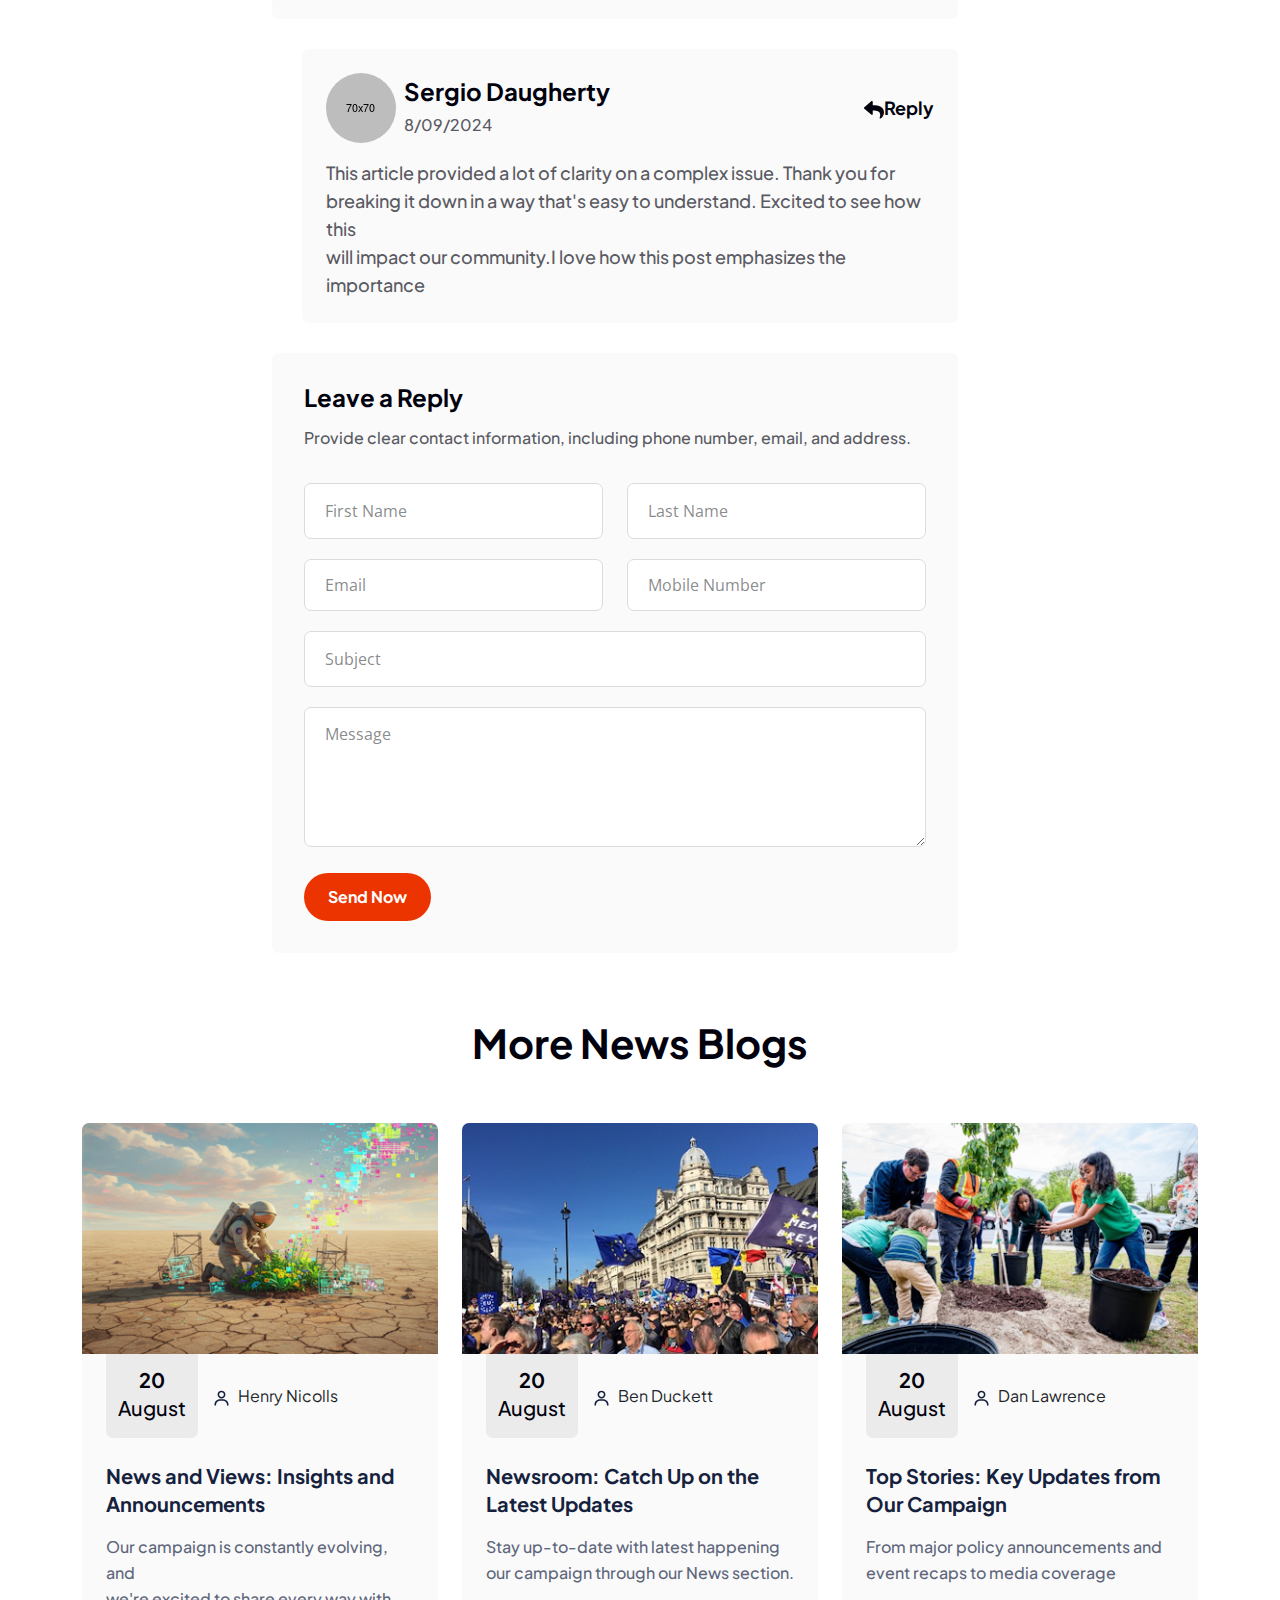
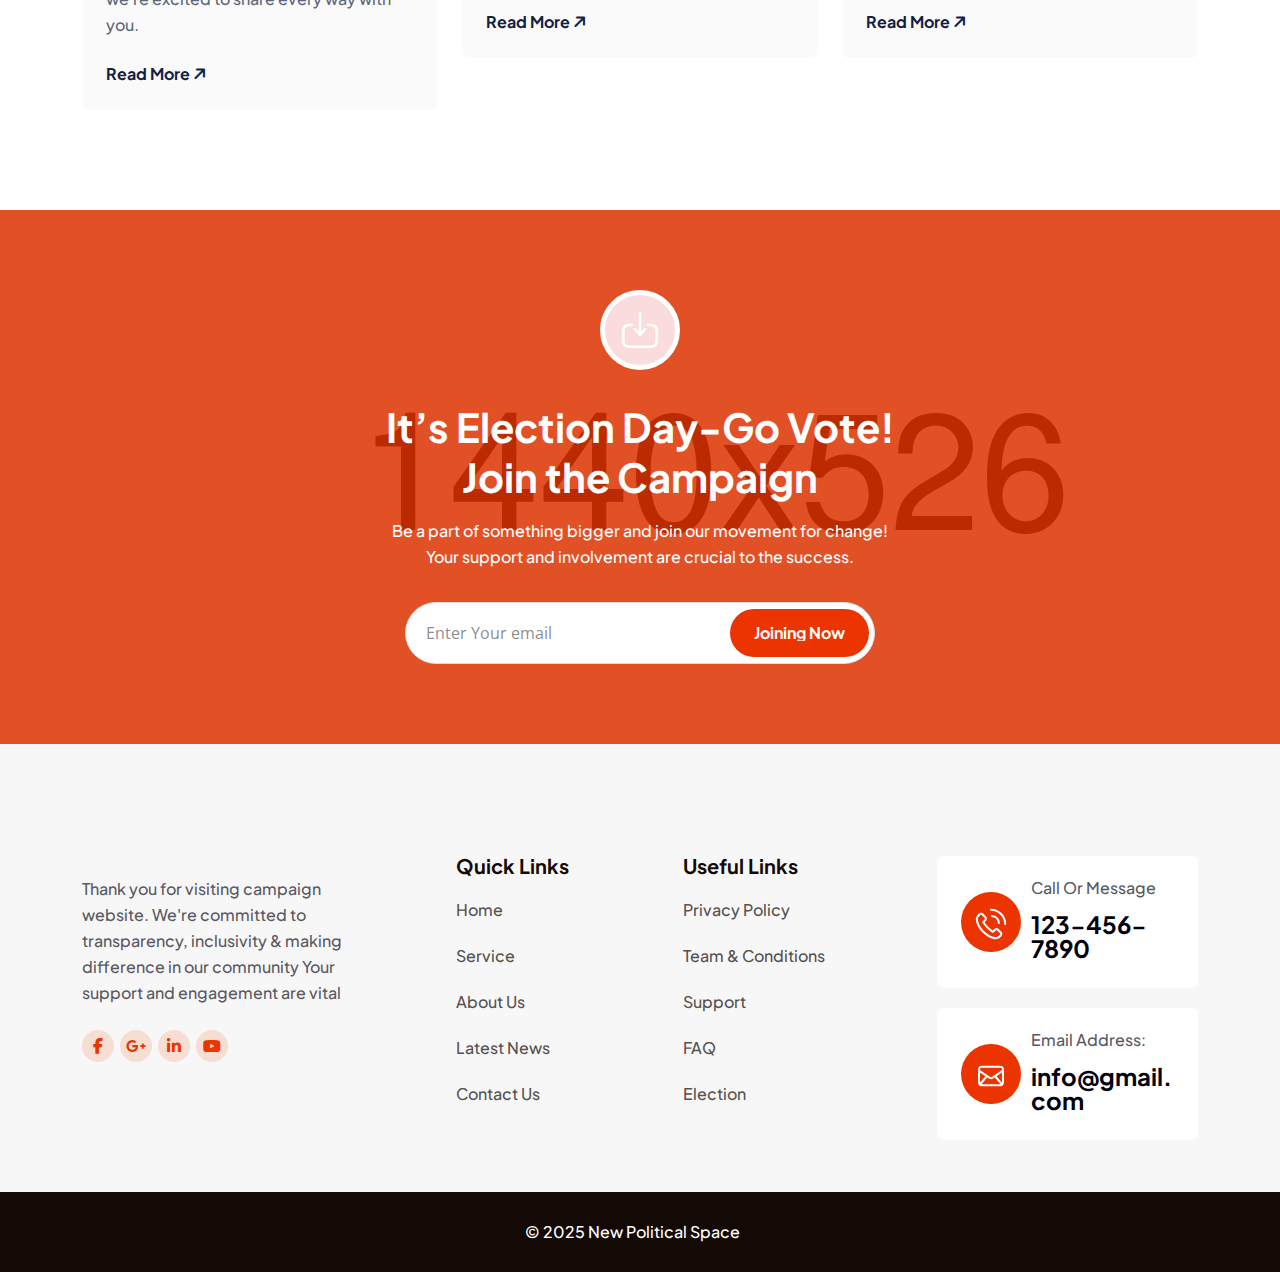
<file: blog-single.html>
<!DOCTYPE html>
<html lang="en">
<head>
    <meta charset="UTF-8">
    <meta name="viewport" content="width=device-width, initial-scale=1.0">
    <title>POLITICO || Blog-Single</title>
    <!-- fav icon -->
    <link rel="shortcut icon" href="assets/img/icon/po-fav-ic-1.1.svg">

    <!-- css file -->
     <link rel="stylesheet" href="assets/css/bootstrap.min.css">
     <link rel="stylesheet" href="assets/css/all.css">
     <link rel="stylesheet" href="assets/css/magnific-popup.css">
     <link rel="stylesheet" href="assets/css/slick-theme.css">
     <link rel="stylesheet" href="assets/css/slick.css">
     <link rel="stylesheet" href="assets/css/typography.css">
     <link rel="stylesheet" href="assets/css/mobile-menu.css">
     <link rel="stylesheet" href="assets/css/aos.css">
     <link rel="stylesheet" href="assets/css/utility.css">
     <link rel="stylesheet" href="assets/css/style.css">
     <link rel="stylesheet" href="assets/css/responsive.css">
</head>
<body>

    <!-- preloader -->
    <div id="loading4">
            <div id="loading-center">
                <div id="loading-center-absolute">
                    <div class="object" id="object_one"></div>
                    <div class="object" id="object_two"></div>
                    <div class="object" id="object_three"></div>
                    <div class="object" id="object_four"></div>
                </div>
            </div>
        </div>
    <!-- header section start --> 
    <header>
        <div class="po-header-area-4 d-none d-lg-block stiky">
            <div class="container po-header-border">
                <div class="row align-items-center">
                  
                    <div class="col-lg-4 d-none d-lg-block">
                        <div class="po-main-menu po-main-menu-4 text-center">
                            <ul>
                                <li>
                                    <a href="#">Home</a> 
                                 
                                </li>
                                <li>
                                    <a href="about.html">About Us</a>
                                </li>

                                <li><a href="contact.html">Blog</a></li>


                            </ul>
                        </div>
                    </div>
                    <div class="col-lg-8 col-md-6 col-6">
                        <div class="po-header-btn-3 text-end">
                            <a href="contact.html" class="po-btn-sec po-btn-sec-4">
                                <span class="po-btn-wrap">
                                    <span class="po-btn-y-1">Join Us</span>
                                    <span class="po-btn-y-2"><i class="fa-solid fa-user-plus"></i></span>
                                </span>
                            </a>
                        </div>
                    </div>
                </div>
            </div>
        </div>
     </header>
    <!-- header section end -->

    <!--=====Mobile header start=======-->
    <div class="mobile-header mobile-header-main d-block d-lg-none">
        <div class="container-fluid">
          <div class="col-12">
            <div class="mobile-header-elements">
              <div class="mobile-logo">
                <a href="index1.html"><img src="assets/img/logo/po-logo1.2.png" alt=""></a>
              </div>
              <div class="mobile-nav-icon">
                <i class="fa-duotone fa-bars-staggered"></i>
              </div>
            </div>
          </div>
        </div>
    </div>
      
      <div class="mobile-sidebar d-block d-lg-none">
        <div class="logo-m">
          <a href="index.html"><img src="assets/img/logo/po-logo1.2.png" alt=""></a>
        </div>
        <div class="menu-close">
          <i class="fa-solid fa-xmark"></i>
        </div>
        <div class="mobile-nav">
    
          <ul>
            <li class="has-dropdown"><a href="#">Home </a> 
                <ul class="sub-menu">
                    <li><a href="index.html">Home 01</a></li>
                    <li><a href="index-2.html">Home 02</a></li>
                    <li><a href="index-3.html">Home 03</a></li>
                    <li><a href="index-4.html">Home 04</a></li>
                </ul>
          </li>
          <li><a href="about.html">About Us</a></li>
          <li class="has-dropdown">
            <a href="#">Events</a>
            <ul class="sub-menu">
                <li><a href="events.html">Events</a></li>
                <li><a href="events-left.html">Events-Left</a></li>
                <li><a href="events-right.html">Events-Right</a></li>
                <li><a href="events-single.html">Events-Single</a></li>
             </ul>
        </li>

        <li class="has-dropdown"><a href="#">Service</a>
            <ul class="sub-menu">
                <li><a href="service.html">Service</a></li>
                <li><a href="service-left.html">Service-Left</a></li>
                <li><a href="service-right.html">Service-Right</a></li>
                <li><a href="service-single.html">Service-Single</a></li>
            </ul>
        </li>

        <li class="has-dropdown">
            <a href="#">Pages</a>
            <ul class="sub-menu">
                <li><a href="team.html">Team</a></li>
                <li><a href="history.html">History</a></li>
                <li><a href="gallery.html">Gallery</a></li>
                <li><a href="faq.html">FAQ</a></li>
                <li><a href="contact.html">Contact</a></li>
                <li><a href="404.html">404</a></li>
             </ul>
        </li>

        <li class="has-dropdown">
            <a href="#">News</a>
            <ul class="sub-menu">
                <li><a href="blog.html">Blogs</a></li>
                <li><a href="blog-left.html">Blog-Left</a></li>
                <li><a href="blog-right.html">Blog-Right</a></li>
                <li><a href="blog-single.html">Blog-Single</a></li>
             </ul>
        </li>
    </ul>
          

          <div class="mobile-button">
            <a href="contact.html" class="po-btn-sec po-btn-sec-1">
                <span class="po-btn-wrap">
                    <span class="po-btn-y-1">Donation Now</span>
                    <span class="po-btn-y-2">Donation Now</span>
                </span>
            </a>
        </div>

          <div class="single-footer-items">
            <h3>Contact Us</h3>

            <div class="contact-box">
                <div class="mob-icon">
                    <span><img src="assets/img/icon/ph-phone-1.2.svg" alt=""></span>
                </div>
              <div class="pera">
                <a href="tel:+880123456789">+880 123 456 789</a>
              </div>
            </div>

            <div class="contact-box">
                <div class="mob-icon">
                    <span><img src="assets/img/icon/po-mail-1.2.svg" alt=""></span>
                </div>
              <div class="pera">
                <a href="mailto:info@mail.com">info@mail.com</a>
              </div>
            </div>

            <div class="contact-box">
                <div class="mob-icon">
                    <span><img src="assets/img/icon/po-location-1.2.svg" alt=""></span>
                </div>
              <div class="pera">
                <a href="tel:+880123456789">8502 Preston Rd. <br> Inglewoo Maine 98380</a>
              </div>
            </div>

       </div>

          <div class="contact-infos">
            <h3>Our Location</h3>
            <ul class="social-icon">
              <li><a href="#"><i class="fa-brands fa-linkedin-in"></i></a></li>
              <li><a href="#"><i class="fa-brands fa-x-twitter"></i></a></li>
              <li><a href="#"><i class="fa-brands fa-youtube"></i></a></li>
              <li><a href="#"><i class="fa-brands fa-instagram"></i></a></li>
         </ul>
          </div>

        </div>
      </div>

      <!--=====Mobile header end=======-->


    <main>
  

         <!-- left-sidebar -->
          <section class="po-left-sidebar pt-150 pb-70">
            <div class="container">
                <div class="row">
                    <div class="col-xl-8 mx-auto">
                        <div class="po-sidebar-details mr-50">
                            <div class="po-sidebar-text-1">
                                <h2 class="sec-title font-bold text-40 leading-52 pb-20">Catch Up on the Latest Updates</h2>
                                <p class="leading-26 pb-10">Our News Details section offers an in-depth look at the stories driving our campaign forward. Here, <br> we break down complex issues, report on key developments, and provide thorough coverage of <br>the events that matter most to our community. Each article is crafted to give you a full picture.</p>
                                
                                <p class="leading-26 pt-10">Each article is crafted to give you a full picture, with context, analysis, and insights that help you understand the broader impact of our work. Whether it’s a significant policy announcement, a <br> community event, or a strategic initiative, we ensure you’re equipped with the knowledge</p>
                            </div>
                            <div class="po-space-top"></div>
                            <div class="po-sidebar-large-thumb">
                                <img class="w-100" src="assets/img/blog/blog-lrg-thumb.png" alt="">
                            </div>

                            <!-- po-blg-auth -->
                             <div class="blg-cmnt pt-40">
                                <div class="blg-sin-item">
                                    <div class="blg-sin-item-img">
                                        <img src="assets/img/blog/blog-sidebar-auth1.1.png" alt="">
                                    </div>
                                    <div class="blg-sin-item-conten">
                                        <h4><a href="#">Rahul Tewatia</a></h4>
                                    </div>
                                </div>

                                <div class="blg-sin-item">
                                    <div class="blg-sin-item-ic">
                                        <span><img src="assets/img/icon/po-blg-dt.svg" alt=""></span>
                                    </div>
                                    <div class="blg-sin-item-conten">
                                        <h4>8/06/2024</h4>
                                    </div>
                                </div>

                                <div class="blg-sin-item">
                                    <div class="blg-sin-item-ic">
                                        <span><img src="assets/img/icon/po-blg-tag.svg" alt=""></span>
                                    </div>
                                    <div class="blg-sin-item-conten">
                                        <h4>Political Election </h4>
                                    </div>
                                </div>

                                <div class="blg-sin-item">
                                    <div class="blg-sin-item-ic">
                                        <span><img src="assets/img/icon/po-cht.svg" alt=""></span>
                                    </div>
                                    <div class="blg-sin-item-conten">
                                        <h4>2 Comments</h4>
                                    </div>
                                </div>
                             </div>
                            

                            <div class="po-sidebar-text-1">
                                <h2 class="sec-title font-bold text-32 leading-32 pt-25 pb-20">Explore Key Moments Shaping Our Campaign</h2>
                                <p class="leading-26 pb-10">We focus on delivering clear, detailed information that explains the ‘what,’ ‘why,’ and ‘how’ of each <br> news item. By digging deeper into the facts and providing thoughtful analysis, we aim to keep you <br> fully informed about the progress we’re making and the challenges we’re addressing together.</p>
                                
                                <p class="leading-26 pt-10">In the News Details section, we take you beyond the headlines to explore the stories that define our campaign. Our articles provide comprehensive coverage of recent events, highlighting their</p>

                            </div>

                            

                            <div class="po-sidebar-text-1">
                                <h3 class="sec-title font-bold text-32 leading-32 pt-40 pb-20">Get the Full Picture with Our Detailed Reports</h3>
                                <p class="leading-26 pb-20">Our News Details section is designed to give you a closer look at the key moments and decisions <br> shaping our campaign. Here, you’ll find detailed articles that offer insights into latest happenings, <br>from policy updates to community initiatives. We believe that understanding the full story </p>


                                <p class="leading-26">We believe that understanding the full story is essential for meaningful engagement, so we provide <br> the context & background needed to grasp the significance of each development. Stay informed <br> with our in-depth news coverage, which is dedicated to keeping you connected with every </p>
                            </div>

                            <div class="po-space-top"></div>
                            <div class="po-event-quote">
                                <p class="po-about-quote rounded-7 leading-26">
                                    In this section, we provide detailed news coverage that goes beyond the surface explore <br> the underlying issues and implications. Each article is thoughtfully crafted to offer a deeper understanding of the events and decisions that are shaping our campaign and community.
                                </p>
                            </div>

                            <div class="po-para-4 pt-40">
                                <p class="leading-26">We take the time to explain the nuances and provide expert insights, ensuring that you have all the information  need to stay informed make educated decisions. Whether it’s a major announcement <br> or a subtle shift in strategy, our News Details section is your source for comprehensive</p>
                            </div>

                            <div class="po-sidebar-text-1">
                                <h3 class="sec-title font-bold text-32 leading-32 pt-40 pb-20">In-Depth Articles on Our Latest Milestones</h3>
                                <p class="leading-26 pb-20">The News Details section is where we delve into the stories that  driving campaign’s momentum. <br> Each article offers a closer examination of the events, policies, and decisions that are shaping our <br> path forward. We provide you with a thorough breakdown of the latest updates.</p>


                                <p class="leading-26">We provide you with a thorough breakdown  latest updates, including expert opinions, community reactions, & the broader implications of each development. Our goal is to give you a well-rounded understanding of the issues at hand, ensuring that you are fully informed.</p>
                            </div>

                            <!-- check box -->
                            <div class="po-sidebar-checklist-2 pt-40 pb-24">
                                <div class="po-single-chk-box pb-16">
                                    <div class="po-single-chk-box-ico">
                                        <span><i class="fa-solid fa-check"></i></span>
                                    </div>
                                    <div class="po-single-chk-box-content">
                                        <p>Build A Better Future</p>
                                    </div>
                                </div>

                                <div class="po-single-chk-box pb-16">
                                    <div class="po-single-chk-box-ico">
                                        <span><i class="fa-solid fa-check"></i></span>
                                    </div>
                                    <div class="po-single-chk-box-content">
                                        <p>Lead With Integrity</p>
                                    </div>
                                </div>

                                <div class="po-single-chk-box pb-16">
                                    <div class="po-single-chk-box-ico">
                                        <span><i class="fa-solid fa-check"></i></span>
                                    </div>
                                    <div class="po-single-chk-box-content">
                                        <p>Unite For Change</p>
                                    </div>
                                </div>
                                <div class="po-single-chk-box pb-16">
                                    <div class="po-single-chk-box-ico">
                                        <span><i class="fa-solid fa-check"></i></span>
                                    </div>
                                    <div class="po-single-chk-box-content">
                                        <p>Together We Can</p>
                                    </div>
                                </div>
                                <div class="po-single-chk-box pb-16">
                                    <div class="po-single-chk-box-ico">
                                        <span><i class="fa-solid fa-check"></i></span>
                                    </div>
                                    <div class="po-single-chk-box-content">
                                        <p>Stronger Together</p>
                                    </div>
                                </div>
                                <div class="po-single-chk-box pb-16">
                                    <div class="po-single-chk-box-ico">
                                        <span><i class="fa-solid fa-check"></i></span>
                                    </div>
                                    <div class="po-single-chk-box-content">
                                        <p>Empower The People</p>
                                    </div>
                                </div>
                            </div>

                            <!-- tags -->
                            <div class="blg-tags pt-40 pb-10">
                                    <div class="blg-tag-list mb-30">
                                        <h3 class="sec-title font-bold text-24 leading-24"> Our Tags:</h3>
                                        <div class="po-tags">
                                            <ul>
                                                <li><a href="#">Branding</a></li>
                                                <li><a href="#">Art Guide</a></li>
                                                <li><a href="#">Guide</a></li>
                                            </ul>
                                        </div>
                                    </div>

                                    <div class="blg-tag-list mb-30">
                                        <h3 class="sec-title font-bold text-24 leading-24">Share:</h3>
                                        <div class="po-tags-social">
                                            <div class="po-sidebar-social">
                                                <ul>
                                                    <li><a href="#"><span><i class="fa-brands fa-facebook-f"></i></span></a></li>
                                                    <li><a href="#"><span><i class="fa-brands fa-x-twitter"></i></span></a></li>
                                                    <li><a href="#"><span><i class="fa-brands fa-linkedin-in"></i></span></a></li>
                                                    <li><a href="#"><span><i class="fa-brands fa-instagram"></i></span></a></li>
                                                </ul>
                                            </div>
                                        </div>
                                    </div>
                            </div>

                            <!-- blog comments -->

                            <div class="po-blog-coments">
                                <h3 class="sec-title font-bold text-24 leading-24 pt-40 pb-32">Blog Comments (2)</h3>
                                
                                <!-- single coment -->
                                <div class="po-single-blg-comments gray-bg-4 rounded-7 p-24 mb-30">

                                    <div class="po-comnt">
                                        <div class="po-blg-auth">
                                            <div class="po-blg-auth-img">
                                                <img src="assets/img/blog/blog-sidebar-auth1.4.png" alt="">
                                            </div>
                                            <div class="po-blg-auth-content">
                                                <h4 class="sec-title font-bold text-24 leading-24 pb-10">Matthew Larson</h4>
                                                <p>8/09/2024</p>
                                            </div>
                                        </div>
    
                                        <div class="po-blg-auth">
                                            <div class="po-blg-sh-img">
                                                <img src="assets/img/icon/po-share.svg" alt="">
                                            </div>
                                            <div class="po-blg-auth-content">
                                                <h5 class="sec-title font-bold text-18 leading-18"> <a href="#">Reply</a></h5>
                                            </div>
                                        </div>
                                    </div>

                                    <div class="po-blg-coment pt-16">
                                        <p class="text-18 leading-28">Great insight on this issue! It's encouraging to see the campaign addressing this <br>  topic with such depth. Looking forward to more updates. I appreciate the <br>transparency in this post. It really helps clarify the campaign's position </p>
                                    </div>
                                    
                                </div>

                                <!-- single coment -->
                                <div class="po-single-blg-comments-2 gray-bg-4 rounded-7 p-24 mb-30 ml-30">

                                    <div class="po-comnt">
                                        <div class="po-blg-auth">
                                            <div class="po-blg-auth-img">
                                                <img src="assets/img/blog/blog-sidebar-auth1.3.png" alt="">
                                            </div>
                                            <div class="po-blg-auth-content">
                                                <h4 class="sec-title font-bold text-24 leading-24 pb-10">Sergio Daugherty</h4>
                                                <p>8/09/2024</p>
                                            </div>
                                        </div>
    
                                        <div class="po-blg-auth">
                                            <div class="po-blg-sh-img">
                                                <img src="assets/img/icon/po-share.svg" alt="">
                                            </div>
                                            <div class="po-blg-auth-content">
                                                <h5 class="sec-title font-bold text-18 leading-18"> <a href="#">Reply</a></h5>
                                            </div>
                                        </div>
                                    </div>

                                    <div class="po-blg-coment pt-16">
                                        <p class="text-18 leading-28">This article provided a lot of clarity on a complex issue. Thank you for <br> breaking it down in a way that's easy to understand. Excited to see how this <br> will impact our community.I love how this post emphasizes the importance</p>
                                    </div>
                                    
                                </div>


                                <!-- comment form -->
                                 <div class="po-comnt-form po-con-form-input-4 gray-bg-4 p-32 rounded-7">
                                    
                                    <div class="po-frm-title pb-32">
                                        <h4 class="sec-title font-bold text-24 leading-24 pb-16">Leave a Reply</h4>
                                        <p class="leading-26">Provide clear contact information, including phone number, email, and address.</p>
                                        
                                    </div>

                                    <form action="#">
                                        <div class="cmnt-from">
                                            <div class="row">
                                                <div class="col-xl-6 mb-20">
                                                    <input type="text" placeholder="First Name">
                                                </div>
                                                <div class="col-xl-6 mb-20">
                                                    <input type="text" placeholder="Last Name">
                                                </div>
                                                <div class="col-xl-6 mb-20">
                                                    <input type="email" placeholder="Email">
                                                </div>
                                                <div class="col-xl-6 mb-20">
                                                    <input type="tel" placeholder="Mobile Number">
                                                </div>
                                                <div class="col-xl-12 mb-20">
                                                    <input type="text" placeholder="Subject">
                                                </div>

                                                <div class="col-xl-12 mb-20">
                                                    <textarea name="message" id="message" placeholder="Message"></textarea>
                                                </div>
                                                
                                            </div>

                                            <button type="submit" class="po-btn-sec po-btn-sec-1">
                                                <span class="po-btn-wrap">
                                                    <span class="po-btn-y-1">Send Now</span>
                                                    <span class="po-btn-y-2">Send Now</span>
                                                </span>
                                            </button>
                                        </div>
                                    </form>
                                </div>
                            </div>
                        </div>
                    </div>
                </div>
            </div>
          </section>

         <section class="po-ser-sec pb-70">
            <div class="container">
                <div class="po-more-tile text-center mb-60">
                    <h2 class="sec-title font-bold text-40 leading-40">More News Blogs</h2>
                </div>
                <div class="row">
                    <div class="col-xl-4 col-md-6 mb-30">
                        <div class="po-single-blog-4 gray-bg-4 rounded-7 overflow-hidden">
                           <a href="blog-single.html"> <img class="w-100" src="assets/img/blog/po-blog-2.1.png" alt=""></a>
                            <div class="po-blog-content-2">
                                <div class="po-blog-meta-2 d-flex">
                                    <div class="po-date-2">
                                        <a href="#" class="date-2">20 <span>August</span></a>
                                    </div>
                                    <div class="po-user-2 d-flex">
                                        <div class="po-user-ic-2">
                                            <span><img src="assets/img/icon/po-user-2.svg" alt=""></span>
                                        </div>
                                        <div class="po-user-title-2">
                                            <a href="#" class="auth-title-2">Henry Nicolls</a>
                                        </div>
                                    </div>
                                </div>
                                <h3 class="po-blog-title-2 font-bold text-20 leading-28 pt-24 pb-16"><a href="blog-single.html">News and Views: Insights and Announcements</a></h3>
                                <p class="leading-26 pb-24">Our campaign is constantly evolving, and <br> we're excited to share every way with you.</p>

                                <a href="blog-single.html" class="blog-read-more-3 font-bold text-16 leading-16">Read More <span><i class="fa-solid fa-arrow-right"></i></span></a>
                            </div>
                        </div>
                    </div>
                    <div class="col-xl-4 col-md-6 mb-30">
                        <div class="po-single-blog-4 gray-bg-4 rounded-7 overflow-hidden">
                        <a href="blog-single.html"> <img class="w-100" src="assets/img/blog/po-blog-2.2.png" alt=""></a>
                            <div class="po-blog-content-2">
                                <div class="po-blog-meta-2 d-flex">
                                    <div class="po-date-2">
                                        <a href="#" class="date-2">20 <span>August</span></a>
                                    </div>
                                    <div class="po-user-2 d-flex">
                                        <div class="po-user-ic-2">
                                            <span><img src="assets/img/icon/po-user-2.svg" alt=""></span>
                                        </div>
                                        <div class="po-user-title-2">
                                            <a href="#" class="auth-title-2">Ben Duckett</a>
                                        </div>
                                    </div>
                                </div>
                                <h3 class="po-blog-title-2 font-bold text-20 leading-28 pt-24 pb-16"><a href="blog-single.html">Newsroom: Catch Up on the<br> Latest Updates</a></h3>
                                <p class="leading-26 pb-24">Stay up-to-date with latest happening <br> our campaign through our News section.</p>

                                <a href="blog-single.html" class="blog-read-more-3 font-bold text-16 leading-16">Read More <span><i class="fa-solid fa-arrow-right"></i></span></a>
                            </div>
                        </div>
                    </div>
                    <div class="col-xl-4 col-md-6 mb-30">
                        <div class="po-single-blog-4 gray-bg-4 rounded-7 overflow-hidden">
                        <a href="blog-single.html"> <img class="w-100" src="assets/img/blog/po-blog-2.3.png" alt=""></a>
                            <div class="po-blog-content-2">
                                <div class="po-blog-meta-2 d-flex">
                                    <div class="po-date-2">
                                        <a href="#" class="date-2">20 <span>August</span></a>
                                    </div>
                                    <div class="po-user-2 d-flex">
                                        <div class="po-user-ic-2">
                                            <span><img src="assets/img/icon/po-user-2.svg" alt=""></span>
                                        </div>
                                        <div class="po-user-title-2">
                                            <a href="#" class="auth-title-2">Dan Lawrence</a>
                                        </div>
                                    </div>
                                </div>
                                <h3 class="po-blog-title-2 font-bold text-20 leading-28 pt-24 pb-16"><a href="blog-single.html">Top Stories: Key Updates from <br> Our Campaign</a></h3>
                                <p class="leading-26 pb-24">From major policy announcements and <br>event recaps to media coverage </p>

                                <a href="blog-single.html" class="blog-read-more-3 font-bold text-16 leading-16">Read More <span><i class="fa-solid fa-arrow-right"></i></span></a>
                            </div>
                        </div>
                    </div>
                </div>
            </div>
         </section>



         
          
         <!-- cta section strat -->
         <section class="cta-section relative pt-80 pb-80" style="background-image: url(./assets/img/banner/po-cta-bg-1.1.jpg);">
            <div class="container">
                <div class="po-cta-content text-center">
                    <div class="po-cta-icon">
                        <a href="#"><img src="assets/img/icon/po-download-1.1.svg" alt=""></a>
                    </div>
                    <h3 class="po-cta-title text-white font-bold text-40 leading-50 pt-32 pb-16">It’s Election Day-Go Vote!<br>
                        Join the Campaign</h3>
                    <p>Be a part of something bigger and join our movement for change! <br> Your support and involvement are crucial to the success.</p>
                    <div class="po-cta-subcribe">
                        <form action="#">
                            <input type="email" placeholder="Enter Your email">
                            <div class="po-cta-btn">
                                <button type="submit" class="po-btn-sec po-btn-sec-1">
                                    <span class="po-btn-wrap">
                                        <span class="po-btn-y-1">Joining Now</span>
                                        <span class="po-btn-y-2">Joining Now</span>
                                    </span>
                                </button>
                            </div>
                        </form>
                    </div>
                </div>
            </div>
         </section>
         <!-- cta section end -->

         <div class="countdown d-none">
            <div class="countdown-item">
                <span id="days" class="countdown-number">02</span>
                <span class="countdown-label">Day</span>
            </div>
            <div class="countdown-item">
                <span id="hours" class="countdown-number">08</span>
                <span class="countdown-label">Hours</span>
            </div>
            <div class="countdown-item">
                <span id="minutes" class="countdown-number">40</span>
                <span class="countdown-label">Minutes</span>
            </div>
          </div>
         <!-- progress test -->
         <div class="paginacontainer">
            <div class="progress-wrap progress-wrap-4">
              <svg class="progress-circle svg-content" width="100%" height="100%" viewBox="-1 -1 102 102">
                <path d="M50,1 a49,49 0 0,1 0,98 a49,49 0 0,1 0,-98"/>
              </svg>
            </div>
         </div> 
        
    </main>


     <footer>
        <!-- footer section start -->
         <div class="po-footer-section footer-bg-1 pt-112">
            <div class="container">
                <div class="row">
                    <div class="col-lg-3 col-md-6 pb-32">
                        <div class="po-footer widget-1">
                        
                            <p class="pt-20 pb-24">Thank you for visiting campaign website. We're committed to transparency, inclusivity & making difference in our community Your support and engagement are vital</p>
                            <div class="po-social">
                                <ul>
                                    <li><a href="#"><i class="fa-brands fa-facebook-f"></i></a></li>
                                    <li><a href="#"><i class="fa-brands fa-google-plus-g"></i></a></li>
                                    <li><a href="#"><i class="fa-brands fa-linkedin-in"></i></a></li>
                                    <li><a href="#"><i class="fa-brands fa-youtube"></i></a></li>
                                </ul>
                            </div>
                        </div>
                    </div>
                    <div class="col-lg col-md-6 pb-32">
                        <div class="po-footer widget-2">
                            <h4 class="sec-title-4 text-20 leading-20 font-bold pb-11">Quick Links</h4>
                            <div class="po-footer-menu po-footer-menu-4">
                                <ul>
                                    <li><a href="#">Home</a></li>
                                    <li><a href="#">Service</a></li>
                                    <li><a href="#">About Us</a></li>
                                    <li><a href="#">Latest News</a></li>
                                    <li><a href="#">Contact Us</a></li>
                                </ul>
                            </div>
                        </div>
                    </div>
                    <div class="col-lg col-md-6 pb-32">
                        <div class="po-footer widget-3">
                            <h4 class="sec-title-4 text-20 leading-20 font-bold pb-11">Useful Links</h4>
                            <div class="po-footer-menu po-footer-menu-4">
                                <ul>
                                    <li><a href="#">Privacy Policy</a></li>
                                    <li><a href="#">Team & Conditions</a></li>
                                    <li><a href="#">Support</a></li>
                                    <li><a href="#">FAQ</a></li>
                                    <li><a href="#">Election</a></li>
                                </ul>
                            </div>
                        </div>
                    </div>
                    
                    <div class="col-lg-3 col-md-6 pb-32">
                        <div class="po-footer widget-4">
                            <div class="po-footer-ic-box bg-white rounded-7 p-24 d-flex items-center mb-20">
                                <div class="po-footer-icon po-footer-icon-4 mr-10">
                                    <span><img src="assets/img/icon/footer-ph-1.1.svg" alt=""></span>
                                </div>
                                <div class="po-footer-content">
                                    <p class="leading-16 pb-16">Call Or Message</p>
                                    <a class="font-bold text-24 leading-24" href="tel:1234567890">123-456-7890</a>
                                </div>
                            </div>
                            
                            <div class="po-footer-ic-box bg-white rounded-7 p-24 d-flex items-center mb-20">
                                <div class="po-footer-icon po-footer-icon-4 mr-10">
                                    <span><img src="assets/img/icon/footer-mail-1.2.svg" alt=""></span>
                                </div>
                                <div class="po-footer-content">
                                    <p class="leading-16 pb-16">Email Address:</p>
                                    <a class="font-bold text-24 leading-24" href="mailto:info@gmail.com">info@gmail.com</a>
                                </div>
                            </div>
                        </div>
                    </div>
                </div>
            </div>
         </div>

         <div class="copyright-4">
            <div class="container">
                <div class="row">
                    <div class="cpr-4">
                        <div class="cpr-4-text">
                            <p class="copyright-text-4 text-white leading-16">&COPY; 2025 New Political Space <span></span> </p>
                        </div>
                        <!--
                        <div class="cpr-menu">
                            <ul>
                                <li><a href="#">Terms & Conditions</a></li>
                                <li><a href="#">Privacy Policy</a></li>
                            </ul>
                        </div>
                        -->
                    </div>
                </div>
            </div>
         </div>
        <!-- footer section end -->
    </footer>
    

    <!-- js file -->
     <script src="assets/js/jquery-3.7.1.min.js"></script>
     <script src="assets/js/bootstrap.bundle.min.js"></script>
     <script src="assets/js/jquery.magnific-popup.min.js"></script>
     <script src="assets/js/slick.min.js"></script>
     <script src="assets/js/waypoints.min.js"></script>
     <script src="assets/js/mobile-menu.js"></script>
     <script src="assets/js/aos.js"></script>
     <script src="assets/js/jquery.counterup.min.js"></script>
     <script src="assets/js/main.js"></script>
</body>
</html>
</file>
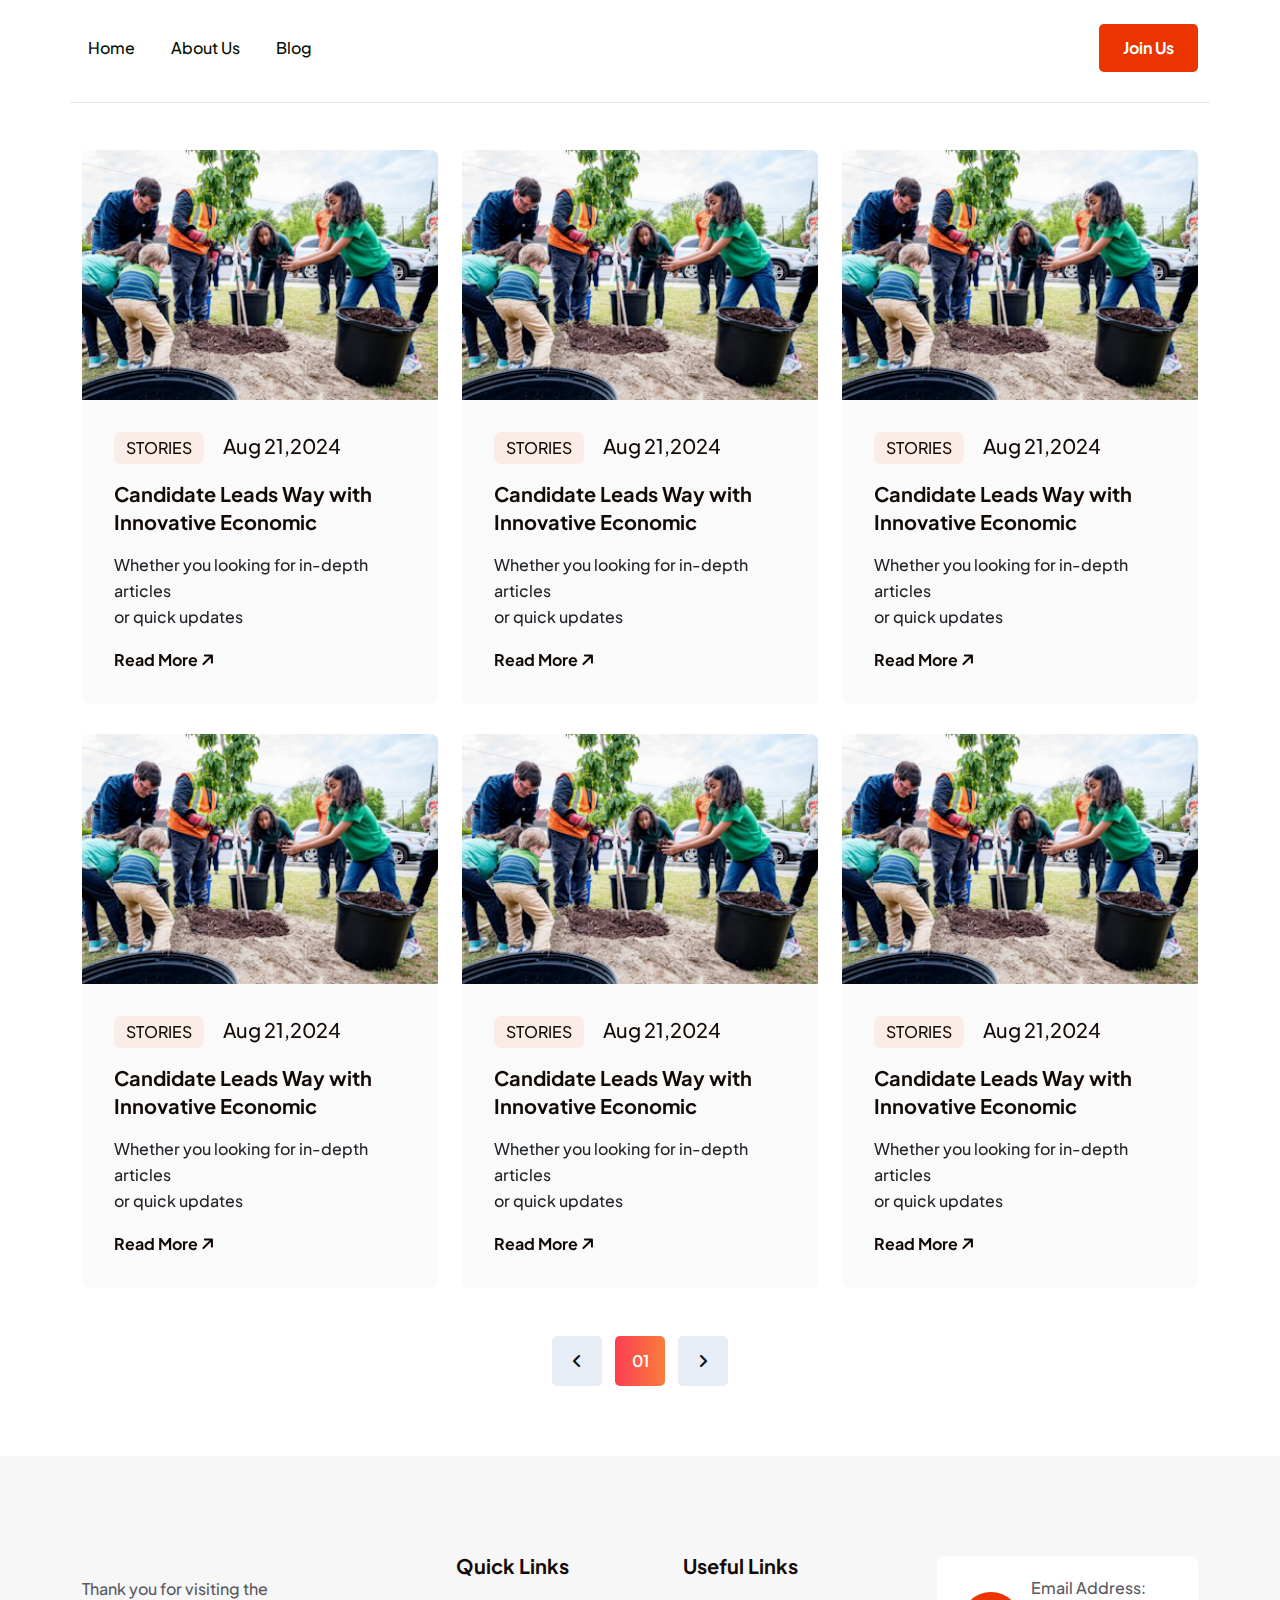
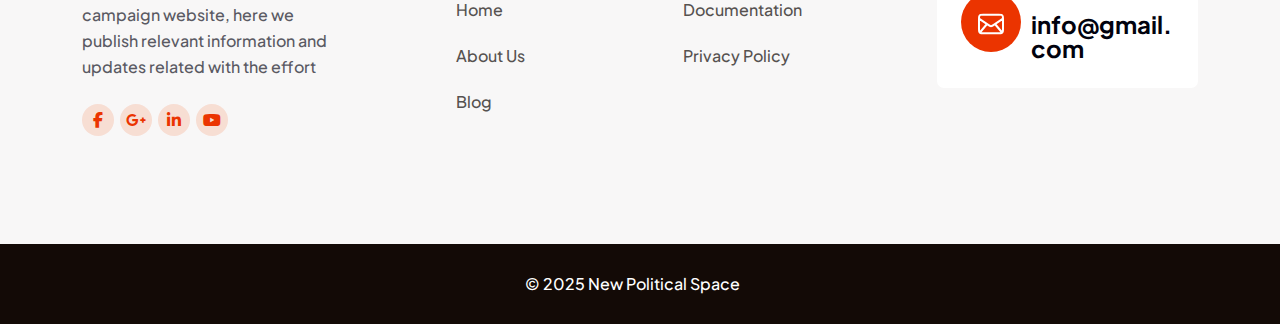
<file: blog.html>
<!DOCTYPE html>
<html lang="en">
<head>
    <meta charset="UTF-8">
    <meta name="viewport" content="width=device-width, initial-scale=1.0">
    <title>POLITICO || Blog</title>
    <!-- fav icon -->
    <link rel="shortcut icon" href="assets/img/icon/po-fav-ic-1.1.svg">

    <!-- css file -->
     <link rel="stylesheet" href="assets/css/bootstrap.min.css">
     <link rel="stylesheet" href="assets/css/all.css">
     <link rel="stylesheet" href="assets/css/magnific-popup.css">
     <link rel="stylesheet" href="assets/css/slick-theme.css">
     <link rel="stylesheet" href="assets/css/slick.css">
     <link rel="stylesheet" href="assets/css/typography.css">
     <link rel="stylesheet" href="assets/css/mobile-menu.css">
     <link rel="stylesheet" href="assets/css/aos.css">
     <link rel="stylesheet" href="assets/css/utility.css">
     <link rel="stylesheet" href="assets/css/style.css">
     <link rel="stylesheet" href="assets/css/responsive.css">
</head>
<body>

    <!-- preloader -->
    <div id="loading4">
            <div id="loading-center">
                <div id="loading-center-absolute">
                    <div class="object" id="object_one"></div>
                    <div class="object" id="object_two"></div>
                    <div class="object" id="object_three"></div>
                    <div class="object" id="object_four"></div>
                </div>
            </div>
        </div>

    <!-- header section start --> 
    <header>
        <div class="po-header-area-4 d-none d-lg-block stiky">
            <div class="container po-header-border">
                <div class="row align-items-center">
                  
                    <div class="col-lg-4 d-none d-lg-block">
                        <div class="po-main-menu po-main-menu-4 text-center">
                            <ul>
                                <li>
                                    <a href="index.html">Home</a> 
                                 
                                </li>
                                <li>
                                    <a href="about.html">About Us</a>
                                </li>

                                <li><a href="blog.html">Blog</a></li>


                            </ul>
                        </div>
                    </div>
                    <div class="col-lg-8 col-md-6 col-6">
                        <div class="po-header-btn-3 text-end">
                            <a href="joinus.html" class="po-btn-sec po-btn-sec-4">
                                <span class="po-btn-wrap">
                                    <span class="po-btn-y-1">Join Us</span>
                                    <span class="po-btn-y-2"><i class="fa-solid fa-user-plus"></i></span>
                                </span>
                            </a>
                        </div>
                    </div>
                </div>
            </div>
        </div>
     </header>
    <!-- header section end -->

    <!--=====Mobile header start=======-->
    <div class="mobile-header mobile-header-main d-block d-lg-none" style="position: fixed; top: 0; left: 0; right: 0; z-index: 1000; background: #fff; padding: 15px 0; box-shadow: 0 2px 10px rgba(0,0,0,0.1);">
        <div class="container-fluid">
          <div class="col-12">
            <div class="mobile-header-elements">
              <div class="mobile-logo">
                <a href="joinus.html" class="po-btn-sec po-btn-sec-4">
                    <span class="po-btn-wrap">
                        <span class="po-btn-y-1">Join Us</span>
                        <span class="po-btn-y-2"><i class="fa-solid fa-user-plus"></i></span>
                    </span>
                </a>
              </div>
              <div class="mobile-nav-icon">
                <i class="fa-duotone fa-bars-staggered"></i>
              </div>
            </div>
          </div>
        </div>
      </div>
      
      <div class="mobile-sidebar d-block d-lg-none">

        <div class="menu-c</div>lose">
          <i class="fa-solid fa-xmark"></i>
        </div>
        <div class="mobile-nav">
    
          <ul>
            <li class="has-dropdown"><a href="index.html">Home </a> 
          </li>
          <li><a href="about.html">About Us</a></li>
        <li><a href="blog.html">Blog</a></li>

    </ul>
          <hr>


          <div class="contact-infos">

            <ul class="social-icon">
              <li><a href="#"><i class="fa-brands fa-linkedin-in"></i></a></li>
              <li><a href="#"><i class="fa-brands fa-x-twitter"></i></a></li>
              <li><a href="#"><i class="fa-brands fa-youtube"></i></a></li>
              <li><a href="#"><i class="fa-brands fa-instagram"></i></a></li>
         </ul>
          </div>

        </div>
      </div>

      <!--=====Mobile header end=======-->


    <main>


        <!-- blog section start -->
         <section class="po-blogs pt-150 pb-70">
            <div class="container">
                <div class="row">
                    <!-- single-blog -->
                    <div class="col-xl-4 col-md-6 mb-30">
                        <div class="po-single-blg-4 relative z-1 gray-bg-4 overflow-hidden rounded-7 aos-init aos-animate" data-aos="fade-left" data-aos-duration="1400">
                           <a href="blog-single.html"> <img class="blg-img-4 w-100" src="assets/img/blog/po-blog-2.3.png" alt=""></a>
                            <div class="po-blog-content-3">
                                <div class="po-blg-con-4">
                                    <div class="po-blg-meta-4">
                                        <ul>
                                            <li><a href="#" class="po-blg-meta-text">STORIES</a></li>
                                            <li><a href="#" class="po-blg-meta-date">Aug 21,2024</a></li>
                                        </ul>
                                    </div>
                                    <h3 class="sec-title-4 font-bold text-20 leading-28 pt-16"><a href="blog-single.html">Candidate Leads Way with Innovative Economic  </a></h3>
                                    <p class="leading-26 pt-16 pb-18">Whether you looking for in-depth articles <br> or quick updates</p>
                                    <a href="blog-single.html" class="blog-read-more4 font-bold text-16 leading-16">Read More <span><i class="fa-solid fa-arrow-right"></i></span></a>
                                </div>
                            </div>
                        </div>
                    </div>
                    <!-- single-blog -->
                    <div class="col-xl-4 col-md-6 mb-30">
                        <div class="po-single-blg-4 relative z-1 gray-bg-4 overflow-hidden rounded-7 aos-init aos-animate" data-aos="fade-left" data-aos-duration="1400">
                           <a href="blog-single.html"> <img class="blg-img-4 w-100" src="assets/img/blog/po-blog-2.3.png" alt=""></a>
                            <div class="po-blog-content-3">
                                <div class="po-blg-con-4">
                                    <div class="po-blg-meta-4">
                                        <ul>
                                            <li><a href="#" class="po-blg-meta-text">STORIES</a></li>
                                            <li><a href="#" class="po-blg-meta-date">Aug 21,2024</a></li>
                                        </ul>
                                    </div>
                                    <h3 class="sec-title-4 font-bold text-20 leading-28 pt-16"><a href="blog-single.html">Candidate Leads Way with Innovative Economic  </a></h3>
                                    <p class="leading-26 pt-16 pb-18">Whether you looking for in-depth articles <br> or quick updates</p>
                                    <a href="blog-single.html" class="blog-read-more4 font-bold text-16 leading-16">Read More <span><i class="fa-solid fa-arrow-right"></i></span></a>
                                </div>
                            </div>
                        </div>
                    </div>
                    <!-- single-blog -->
                    <div class="col-xl-4 col-md-6 mb-30">
                        <div class="po-single-blg-4 relative z-1 gray-bg-4 overflow-hidden rounded-7 aos-init aos-animate" data-aos="fade-left" data-aos-duration="1400">
                           <a href="blog-single.html"> <img class="blg-img-4 w-100" src="assets/img/blog/po-blog-2.3.png" alt=""></a>
                            <div class="po-blog-content-3">
                                <div class="po-blg-con-4">
                                    <div class="po-blg-meta-4">
                                        <ul>
                                            <li><a href="#" class="po-blg-meta-text">STORIES</a></li>
                                            <li><a href="#" class="po-blg-meta-date">Aug 21,2024</a></li>
                                        </ul>
                                    </div>
                                    <h3 class="sec-title-4 font-bold text-20 leading-28 pt-16"><a href="blog-single.html">Candidate Leads Way with Innovative Economic  </a></h3>
                                    <p class="leading-26 pt-16 pb-18">Whether you looking for in-depth articles <br> or quick updates</p>
                                    <a href="blog-single.html" class="blog-read-more4 font-bold text-16 leading-16">Read More <span><i class="fa-solid fa-arrow-right"></i></span></a>
                                </div>
                            </div>
                        </div>
                    </div>

                    <!-- single-blog -->
                    <div class="col-xl-4 col-md-6 mb-30">
                        <div class="po-single-blg-4 relative z-1 gray-bg-4 overflow-hidden rounded-7 aos-init aos-animate" data-aos="fade-left" data-aos-duration="1400">
                           <a href="blog-single.html"> <img class="blg-img-4 w-100" src="assets/img/blog/po-blog-2.3.png" alt=""></a>
                            <div class="po-blog-content-3">
                                <div class="po-blg-con-4">
                                    <div class="po-blg-meta-4">
                                        <ul>
                                            <li><a href="#" class="po-blg-meta-text">STORIES</a></li>
                                            <li><a href="#" class="po-blg-meta-date">Aug 21,2024</a></li>
                                        </ul>
                                    </div>
                                    <h3 class="sec-title-4 font-bold text-20 leading-28 pt-16"><a href="blog-single.html">Candidate Leads Way with Innovative Economic  </a></h3>
                                    <p class="leading-26 pt-16 pb-18">Whether you looking for in-depth articles <br> or quick updates</p>
                                    <a href="blog-single.html" class="blog-read-more4 font-bold text-16 leading-16">Read More <span><i class="fa-solid fa-arrow-right"></i></span></a>
                                </div>
                            </div>
                        </div>
                    </div>

                    <!-- single-blog -->
                    <div class="col-xl-4 col-md-6 mb-30">
                        <div class="po-single-blg-4 relative z-1 gray-bg-4 overflow-hidden rounded-7 aos-init aos-animate" data-aos="fade-left" data-aos-duration="1400">
                           <a href="blog-single.html"> <img class="blg-img-4 w-100" src="assets/img/blog/po-blog-2.3.png" alt=""></a>
                            <div class="po-blog-content-3">
                                <div class="po-blg-con-4">
                                    <div class="po-blg-meta-4">
                                        <ul>
                                            <li><a href="#" class="po-blg-meta-text">STORIES</a></li>
                                            <li><a href="#" class="po-blg-meta-date">Aug 21,2024</a></li>
                                        </ul>
                                    </div>
                                    <h3 class="sec-title-4 font-bold text-20 leading-28 pt-16"><a href="blog-single.html">Candidate Leads Way with Innovative Economic  </a></h3>
                                    <p class="leading-26 pt-16 pb-18">Whether you looking for in-depth articles <br> or quick updates</p>
                                    <a href="blog-single.html" class="blog-read-more4 font-bold text-16 leading-16">Read More <span><i class="fa-solid fa-arrow-right"></i></span></a>
                                </div>
                            </div>
                        </div>
                    </div>
                    <!-- single-blog -->
                    <div class="col-xl-4 col-md-6 mb-30">
                        <div class="po-single-blg-4 relative z-1 gray-bg-4 overflow-hidden rounded-7 aos-init aos-animate" data-aos="fade-left" data-aos-duration="1400">
                           <a href="blog-single.html"> <img class="blg-img-4 w-100" src="assets/img/blog/po-blog-2.3.png" alt=""></a>
                            <div class="po-blog-content-3">
                                <div class="po-blg-con-4">
                                    <div class="po-blg-meta-4">
                                        <ul>
                                            <li><a href="#" class="po-blg-meta-text">STORIES</a></li>
                                            <li><a href="#" class="po-blg-meta-date">Aug 21,2024</a></li>
                                        </ul>
                                    </div>
                                    <h3 class="sec-title-4 font-bold text-20 leading-28 pt-16"><a href="blog-single.html">Candidate Leads Way with Innovative Economic  </a></h3>
                                    <p class="leading-26 pt-16 pb-18">Whether you looking for in-depth articles <br> or quick updates</p>
                                    <a href="blog-single.html" class="blog-read-more4 font-bold text-16 leading-16">Read More <span><i class="fa-solid fa-arrow-right"></i></span></a>
                                </div>
                            </div>
                        </div>
                    </div>

                    
                </div>


                <!-- pagination -->
               <div class="row">
                <div class="col-12 m-auto">
                   <div class="theme-pagination text-center">
                   <ul>
                       <li><a href="#"><i class="fa-solid fa-angle-left"></i></a></li>
                       <li><a class="active" href="#">01</a></li>
                       <!--
                       <li><a href="#">02</a></li>
                       <li>...</li>
                       <li><a href="#">12</a></li>
                       -->
                       <li><a href="#"><i class="fa-solid fa-angle-right"></i></a></li>
                   </ul>
                   </div>
               </div>
             </div>
            </div>
         </section>
        <!-- blog section end -->


         
          
         <!-- cta section strat -->
          <!--
         <section class="cta-section relative pt-80 pb-80" style="background-image: url(./assets/img/banner/po-cta-bg-1.1.jpg);">
            <div class="container">
                <div class="po-cta-content text-center">
                    <div class="po-cta-icon">
                        <a href="#"><img src="assets/img/icon/po-download-1.1.svg" alt=""></a>
                    </div>
                    <h3 class="po-cta-title text-white font-bold text-40 leading-50 pt-32 pb-16">It’s Election Day-Go Vote!<br>
                        Join the Campaign</h3>
                    <p>Be a part of something bigger and join our movement for change! <br> Your support and involvement are crucial to the success.</p>
                    <div class="po-cta-subcribe">
                        <form action="#">
                            <input type="email" placeholder="Enter Your email">
                            <div class="po-cta-btn">
                                <button type="submit" class="po-btn-sec po-btn-sec-1">
                                    <span class="po-btn-wrap">
                                        <span class="po-btn-y-1">Joining Now</span>
                                        <span class="po-btn-y-2">Joining Now</span>
                                    </span>
                                </button>
                            </div>
                        </form>
                    </div>
                </div>
            </div>
         </section>
         -->
         <!-- cta section end -->

         <div class="countdown d-none">
            <div class="countdown-item">
                <span id="days" class="countdown-number">02</span>
                <span class="countdown-label">Day</span>
            </div>
            <div class="countdown-item">
                <span id="hours" class="countdown-number">08</span>
                <span class="countdown-label">Hours</span>
            </div>
            <div class="countdown-item">
                <span id="minutes" class="countdown-number">40</span>
                <span class="countdown-label">Minutes</span>
            </div>
          </div>
         <!-- progress test -->
         <div class="paginacontainer">
            <div class="progress-wrap progress-wrap-4">
              <svg class="progress-circle svg-content" width="100%" height="100%" viewBox="-1 -1 102 102">
                <path d="M50,1 a49,49 0 0,1 0,98 a49,49 0 0,1 0,-98"/>
              </svg>
            </div>
         </div> 
        
        </main>


     <footer>
        <!-- footer section start -->
         <div class="po-footer-section footer-bg-1 pt-100 pb-70">
            <div class="container">
                <div class="row">
                    <div class="col-lg-3 col-md-6 pb-32">
                        <div class="po-footer widget-1">
                        
                            <p class="pt-20 pb-24">Thank you for visiting the campaign website, here we publish relevant information and updates related with the effort</p>
                            <div class="po-social">
                                <ul>
                                    <li><a href="#"><i class="fa-brands fa-facebook-f"></i></a></li>
                                    <li><a href="#"><i class="fa-brands fa-google-plus-g"></i></a></li>
                                    <li><a href="#"><i class="fa-brands fa-linkedin-in"></i></a></li>
                                    <li><a href="#"><i class="fa-brands fa-youtube"></i></a></li>
                                </ul>
                            </div>
                        </div>
                    </div>
                    <div class="col-lg col-md-6 pb-32 d-none d-md-block">
                        <div class="po-footer widget-2">
                            <h4 class="sec-title-4 text-20 leading-20 font-bold pb-11">Quick Links</h4>
                            <div class="po-footer-menu po-footer-menu-4">
                                <ul>
                                    <li><a href="#">Home</a></li>
                                    <li><a href="#">About Us</a></li>
                                    <li><a href="#">Blog</a></li>
                                </ul>
                            </div>
                        </div>
                    </div>
                    <div class="col-lg col-md-6 pb-32 d-none d-md-block">
                        <div class="po-footer widget-3">
                            <h4 class="sec-title-4 text-20 leading-20 font-bold pb-11">Useful Links</h4>
                            <div class="po-footer-menu po-footer-menu-4">
                                <ul>
                                    <li><a href="#">Documentation</a></li>
                                    <li><a href="#">Privacy Policy</a></li>
                                </ul>
                            </div>
                        </div>
                    </div>
                    
                    <div class="col-lg-3 col-md-6 pb-32 d-none d-md-block">
                        <div class="po-footer widget-4">
                            
                            
                            <div class="po-footer-ic-box bg-white rounded-7 p-24 d-flex items-center mb-20">
                                <div class="po-footer-icon po-footer-icon-4 mr-10">
                                    <span><img src="assets/img/icon/footer-mail-1.2.svg" alt=""></span>
                                </div>
                                <div class="po-footer-content">
                                    <p class="leading-16 pb-16">Email Address:</p>
                                    <a class="font-bold text-24 leading-24" href="mailto:info@gmail.com">info@gmail.com</a>
                                </div>
                            </div>
                        </div>
                    </div>
                </div>
            </div>
         </div>

         <div class="copyright-4">
            <div class="container">
                <div class="row">
                    <div class="cpr-4">
                        <div class="cpr-4-text">
                            <p class="copyright-text-4 text-white leading-16">&COPY; 2025 New Political Space <span></span> </p>
                        </div>
                        <!--
                        <div class="cpr-menu">
                            <ul>
                                <li><a href="#">Terms & Conditions</a></li>
                                <li><a href="#">Privacy Policy</a></li>
                            </ul>
                        </div>
                        -->
                    </div>
                </div>
            </div>
         </div>
        <!-- footer section end -->
    </footer>
    

    <!-- js file -->
     <script src="assets/js/jquery-3.7.1.min.js"></script>
     <script src="assets/js/bootstrap.bundle.min.js"></script>
     <script src="assets/js/jquery.magnific-popup.min.js"></script>
     <script src="assets/js/slick.min.js"></script>
     <script src="assets/js/waypoints.min.js"></script>
     <script src="assets/js/mobile-menu.js"></script>
     <script src="assets/js/aos.js"></script>
     <script src="assets/js/jquery.counterup.min.js"></script>
     <script src="assets/js/main.js"></script>
</body>
</html>
</file>
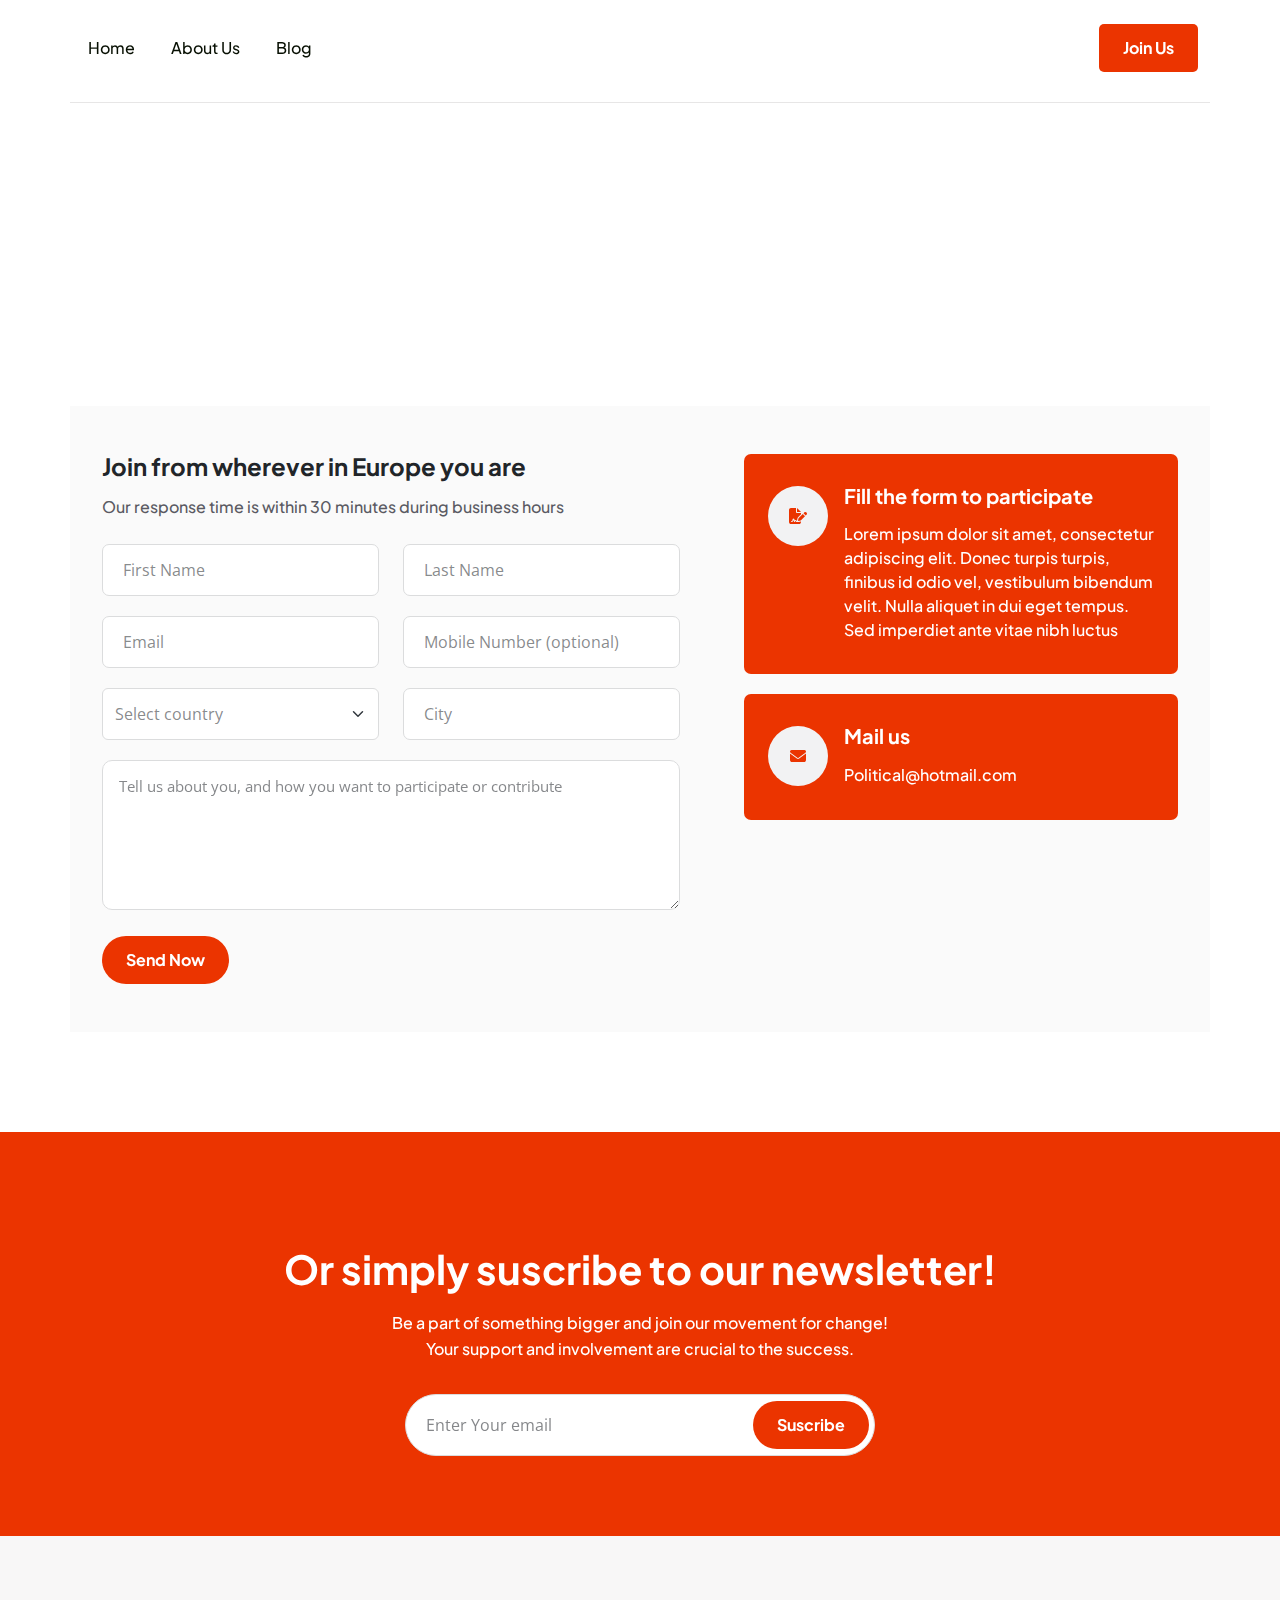
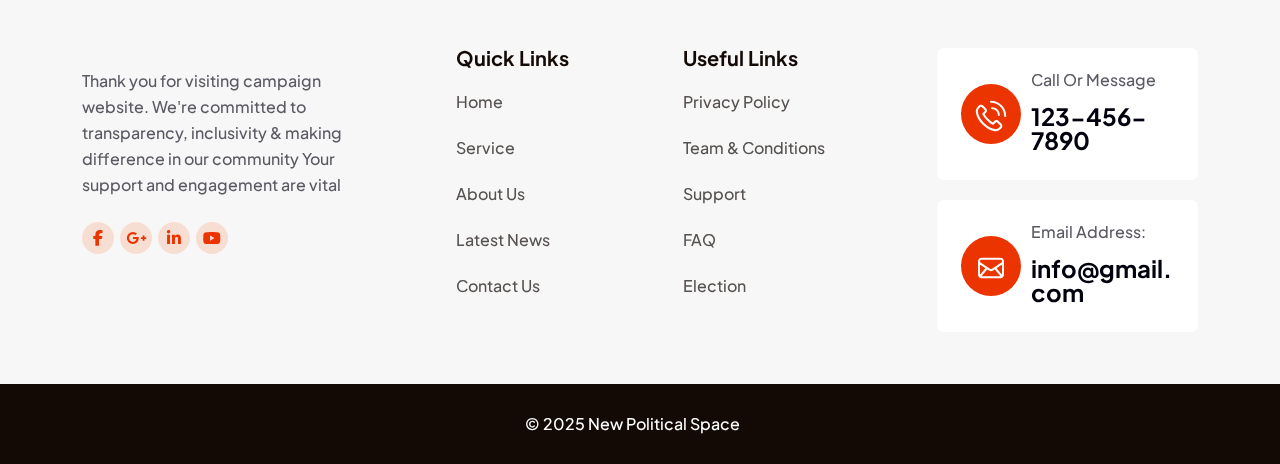
<file: contact.html>
<!DOCTYPE html>
<html lang="en">
<head>
    <meta charset="UTF-8">
    <meta name="viewport" content="width=device-width, initial-scale=1.0">
    <title>POLITICO || Contact</title>
    <!-- fav icon -->
    <link rel="shortcut icon" href="assets/img/icon/po-fav-ic-1.1.svg">

    <!-- css file -->
     <link rel="stylesheet" href="assets/css/bootstrap.min.css">
     <link rel="stylesheet" href="assets/css/all.css">
     <link rel="stylesheet" href="assets/css/magnific-popup.css">
     <link rel="stylesheet" href="assets/css/slick-theme.css">
     <link rel="stylesheet" href="assets/css/slick.css">
     <link rel="stylesheet" href="assets/css/typography.css">
     <link rel="stylesheet" href="assets/css/mobile-menu.css">
     <link rel="stylesheet" href="assets/css/aos.css">
     <link rel="stylesheet" href="assets/css/utility.css">
     <link rel="stylesheet" href="assets/css/style.css">
     <link rel="stylesheet" href="assets/css/responsive.css">
     
</head>
<body>
    <!-- preloader -->
    <div id="loading4">
            <div id="loading-center">
                <div id="loading-center-absolute">
                    <div class="object" id="object_one"></div>
                    <div class="object" id="object_two"></div>
                    <div class="object" id="object_three"></div>
                    <div class="object" id="object_four"></div>
                </div>
            </div>
        </div> 

    <!-- header section start --> 
    <header>
        <div class="po-header-area-4 d-none d-lg-block stiky">
            <div class="container po-header-border">
                <div class="row align-items-center">
                  
                    <div class="col-lg-4 d-none d-lg-block">
                        <div class="po-main-menu po-main-menu-4 text-center">
                            <ul>
                                <li>
                                    <a href="index-4.html">Home</a> 
                                 
                                </li>
                                <li>
                                    <a href="about.html">About Us</a>
                                </li>

                                <li><a href="blog.html">Blog</a></li>


                            </ul>
                        </div>
                    </div>
                    <div class="col-lg-8 col-md-6 col-6">
                        <div class="po-header-btn-3 text-end">
                            <a href="contact.html" class="po-btn-sec po-btn-sec-4">
                                <span class="po-btn-wrap">
                                    <span class="po-btn-y-1">Join Us</span>
                                    <span class="po-btn-y-2"><i class="fa-solid fa-user-plus"></i></span>
                                </span>
                            </a>
                        </div>
                    </div>
                </div>
            </div>
        </div>
     </header>
    <!-- header section end -->

    <!--=====Mobile header start=======-->
    <div class="mobile-header mobile-header-main d-block d-lg-none">
        <div class="container-fluid">
          <div class="col-12">
            <div class="mobile-header-elements">
              <div class="mobile-logo">
                <a href="index1.html"><img src="assets/img/logo/po-logo1.2.png" alt=""></a>
              </div>
              <div class="mobile-nav-icon">
                <i class="fa-duotone fa-bars-staggered"></i>
              </div>
            </div>
          </div>
        </div>
      </div>
      
      <div class="mobile-sidebar d-block d-lg-none">
        <div class="logo-m">
          <a href="index.html"><img src="assets/img/logo/po-logo1.2.png" alt=""></a>
        </div>
        <div class="menu-close">
          <i class="fa-solid fa-xmark"></i>
        </div>
        <div class="mobile-nav">
    
          <ul>
            <li class="has-dropdown"><a href="#">Home </a> 
                <ul class="sub-menu">
                    <li><a href="index.html">Home 01</a></li>
                    <li><a href="index-2.html">Home 02</a></li>
                    <li><a href="index-3.html">Home 03</a></li>
                    <li><a href="index-4.html">Home 04</a></li>
                </ul>
          </li>
          <li><a href="about.html">About Us</a></li>
          <li class="has-dropdown">
            <a href="#">Events</a>
            <ul class="sub-menu">
                <li><a href="events.html">Events</a></li>
                <li><a href="events-left.html">Events-Left</a></li>
                <li><a href="events-right.html">Events-Right</a></li>
                <li><a href="events-single.html">Events-Single</a></li>
             </ul>
        </li>

        <li class="has-dropdown"><a href="#">Service</a>
            <ul class="sub-menu">
                <li><a href="service.html">Service</a></li>
                <li><a href="service-left.html">Service-Left</a></li>
                <li><a href="service-right.html">Service-Right</a></li>
                <li><a href="service-single.html">Service-Single</a></li>
            </ul>
        </li>

        <li class="has-dropdown">
            <a href="#">Pages</a>
            <ul class="sub-menu">
                <li><a href="team.html">Team</a></li>
                <li><a href="history.html">History</a></li>
                <li><a href="gallery.html">Gallery</a></li>
                <li><a href="faq.html">FAQ</a></li>
                <li><a href="contact.html">Contact</a></li>
                <li><a href="404.html">404</a></li>
             </ul>
        </li>

        <li class="has-dropdown">
            <a href="#">News</a>
            <ul class="sub-menu">
                <li><a href="blog.html">Blogs</a></li>
                <li><a href="blog-left.html">Blog-Left</a></li>
                <li><a href="blog-right.html">Blog-Right</a></li>
                <li><a href="blog-single.html">Blog-Single</a></li>
             </ul>
        </li>
    </ul>
          

          <div class="mobile-button">
            <a href="contact.html" class="po-btn-sec po-btn-sec-1">
                <span class="po-btn-wrap">
                    <span class="po-btn-y-1">Get In Touch</span>
                    <span class="po-btn-y-2">Get In Touch</span>
                </span>
            </a>
        </div>

          <div class="single-footer-items">
            <h3>Contact Us</h3>

            <div class="contact-box">
                <div class="mob-icon">
                    <span><img src="assets/img/icon/ph-phone-1.2.svg" alt=""></span>
                </div>
              <div class="pera">
                <a href="tel:+880123456789">+880 123 456 789</a>
              </div>
            </div>

            <div class="contact-box">
                <div class="mob-icon">
                    <span><img src="assets/img/icon/po-mail-1.2.svg" alt=""></span>
                </div>
              <div class="pera">
                <a href="mailto:info@mail.com">info@mail.com</a>
              </div>
            </div>

            <div class="contact-box">
                <div class="mob-icon">
                    <span><img src="assets/img/icon/po-location-1.2.svg" alt=""></span>
                </div>
              <div class="pera">
                <a href="tel:+880123456789">8502 Preston Rd. <br> Inglewoo Maine 98380</a>
              </div>
            </div>

       </div>

          <div class="contact-infos">
            <h3>Our Location</h3>
            <ul class="social-icon">
              <li><a href="#"><i class="fa-brands fa-linkedin-in"></i></a></li>
              <li><a href="#"><i class="fa-brands fa-x-twitter"></i></a></li>
              <li><a href="#"><i class="fa-brands fa-youtube"></i></a></li>
              <li><a href="#"><i class="fa-brands fa-instagram"></i></a></li>
         </ul>
          </div>

        </div>
      </div>

      <!--=====Mobile header end=======-->
<main>
 

           <!-- maps -->
            <div class="po-maps pt-100">
  <iframe
    width="100%" height="480" frameborder="0" scrolling="no" marginheight="0" marginwidth="0"
    src="https://www.openstreetmap.org/export/embed.html?bbox=0.0,24.0,40.0,60.0&layer=mapnik">
  </iframe>
  
</div>
          <!-- contact section start  -->
           <section class="po-conatact-iner pb-100">
              <div class="container">
                  <div class="row">
                      <div class="po-con-main-bg gray-bg-4">
                        <div class="row align-items-center">
                            <div class="col-xl-7 mb-30">
                                <div class="con-content mr-40">
                                    <h2 class="font-bold text-24 leading-24 pb-16">Join from wherever in Europe you are</h2>
                                    <p class="leading-26 pb-24">Our response time is within 30 minutes during business hours</p>

                                    <div class="po-con-from">
<form action="#">
    <div class="cmnt-from">
        <div class="row">
            <div class="col-xl-6 mb-20">
                <input type="text" name="first_name" placeholder="First Name">
            </div>
            <div class="col-xl-6 mb-20">
                <input type="text" name="last_name" placeholder="Last Name">
            </div>
            <div class="col-xl-6 mb-20">
                <input type="email" name="email" placeholder="Email" required>
            </div>
            <div class="col-xl-6 mb-20">
                <!-- phone is optional -->
                <input type="tel" name="phone" placeholder="Mobile Number (optional)">
            </div>

            <!-- Country selector (Europe) -->
            <div class="col-xl-6 mb-20">
                <select name="country" id="country" class="form-select" required>
                    <option value="">Select country</option>
                    <option>Austria</option>
                    <option>Belgium</option>
                    <option>Bulgaria</option>
                    <option>Croatia</option>
                    <option>Cyprus</option>
                    <option>Czech Republic</option>
                    <option>Denmark</option>
                    <option>Estonia</option>
                    <option>Finland</option>
                    <option>France</option>
                    <option>Georgia</option>
                    <option>Germany</option>
                    <option>Greece</option>
                    <option>Hungary</option>
                    <option>Ireland</option>
                    <option>Italy</option>
                    <option>Latvia</option>
 
                    <option>Lithuania</option>
                    <option>Luxembourg</option>
                    <option>Malta</option>
  
                    <option>Netherlands</option>

                    <option>Poland</option>
                    <option>Portugal</option>
                    <option>Romania</option>

                    <option>Slovakia</option>
                    <option>Slovenia</option>
                    <option>Spain</option>
                    <option>Sweden</option>

                </select>
            </div>
            <div class="col-xl-6 mb-20">
                <input type="text" name="city" placeholder="City">
            </div>
            <!--
            <div class="col-xl-6 mb-20">
            <label class="d-block mb-2">Interests (choose one or more)</label>

            <div class="interests-list">
                <div class="form-check">
                <input class="form-check-input" type="checkbox" name="interests[]" id="int_policy" value="policy">
                <label class="form-check-label" for="int_policy">Meetings</label>
                </div>
                <div class="form-check">
                <input class="form-check-input" type="checkbox" name="interests[]" id="int_education" value="education">
                <label class="form-check-label" for="int_education">Policy</label>
                </div>
                <div class="form-check">
                <input class="form-check-input" type="checkbox" name="interests[]" id="int_healthcare" value="healthcare">
                <label class="form-check-label" for="int_healthcare">Organizing</label>
                </div>
            
                <div class="form-check">
                <input class="form-check-input" type="checkbox" name="interests[]" id="int_volunteer" value="volunteer">
                <label class="form-check-label" for="int_volunteer">Communication</label>
                </div>

                <div class="form-check">
                <input class="form-check-input" type="checkbox" name="interests[]" id="int_volunteer" value="volunteer">
                <label class="form-check-label" for="int_volunteer">Communication</label>
                </div>

                <div class="form-check">
                <input class="form-check-input" type="checkbox" name="interests[]" id="int_volunteer" value="volunteer">
                <label class="form-check-label" for="int_volunteer">Communication</label>
                </div>
                </div>

                

            <div id="interests-message" class="interests-message mt-10">
                <strong>Tip:</strong> Select the topics you care about.
            </div>
            </div>
            -->

                <div class="col-xl-12 mb-20">
    <div class="textarea-help-wrap">
        <textarea name="message" id="message" placeholder="Tell us about you, and how you want to participate or contribute" aria-describedby="message-help"></textarea>
        <small id="message-help" class="hint" aria-hidden="true">
           <span><i class="fa-solid fa-info"></i></span> This can range from participating in meetings, policy development, organizing, helping with tasks like design or communication, funding, or anything else you consider useful.
        </small>
    </div>
</div>

        </div>

        <button type="submit" class="po-btn-sec po-btn-sec-1">
            <span class="po-btn-wrap">
                <span class="po-btn-y-1">Send Now</span>
                <span class="po-btn-y-2">Send Now</span>
            </span>
        </button>
    </div>
</form>

                                    </div>
                                </div>

                            </div>
                            <div class="col-xl-5 mb-10">

                                <!-- single icon box -->
                                <div class="po-cmt-ic-box mb-20">
                                    <div class="po-cmt-icon">
                                        <span><i class="fa-solid fa-file-signature"></i></span>
                                    </div>
                                    <div class="po-cmt-content">
                                        <h4 class="sec-title font-bold text-20 leading-20 pb-16">Fill the form to participate</h4>
                                        <p>Lorem ipsum dolor sit amet, consectetur adipiscing elit. Donec turpis turpis, finibus id odio vel, vestibulum bibendum velit. Nulla aliquet in dui eget tempus. Sed imperdiet ante vitae nibh luctus</p>
                                    </div>
                                </div>



                                <!-- single icon box -->
                                <div class="po-cmt-ic-box mb-20">
                                    <div class="po-cmt-icon">
                                        <span><i class="fa-solid fa-envelope"></i></span>
                                    </div>
                                    <div class="po-cmt-content">
                                        <h4 class="sec-title font-bold text-20 leading-20 pb-16">Mail us</h4>
                                        <a href="mailto:Political@hotmail.com">Political@hotmail.com</a>
                                    </div>
                                </div>

                            </div>
                        </div>
                      </div>
                  </div>
              </div>
           </section>


                                
                
        
         
          
         <!-- cta section strat -->
         <section class="cta-section relative pt-80 pb-80">
            <div class="container">
                <div class="po-cta-content text-center">

                    <h3 class="po-cta-title text-white font-bold text-40 leading-50 pt-32 pb-16">Or simply suscribe to our newsletter!</h3>
                    <p>Be a part of something bigger and join our movement for change! <br> Your support and involvement are crucial to the success.</p>
                    <div class="po-cta-subcribe">
                        <form action="#">
                            <input type="email" placeholder="Enter Your email">
                            <div class="po-cta-btn">
                                <button type="submit" class="po-btn-sec po-btn-sec-1">
                                    <span class="po-btn-wrap">
                                        <span class="po-btn-y-1">Suscribe</span>
                                        <span class="po-btn-y-2"><i class="fa-solid fa-envelope-open-text"></i></span>
                                    </span>
                                </button>
                            </div>
                        </form>
                    </div>
                </div>
            </div>
         </section>
         <!-- cta section end -->

         <div class="countdown d-none">
            <div class="countdown-item">
                <span id="days" class="countdown-number">02</span>
                <span class="countdown-label">Day</span>
            </div>
            <div class="countdown-item">
                <span id="hours" class="countdown-number">08</span>
                <span class="countdown-label">Hours</span>
            </div>
            <div class="countdown-item">
                <span id="minutes" class="countdown-number">40</span>
                <span class="countdown-label">Minutes</span>
            </div>
          </div>
         <!-- progress test -->
         <div class="paginacontainer">
            <div class="progress-wrap progress-wrap-4">
              <svg class="progress-circle svg-content" width="100%" height="100%" viewBox="-1 -1 102 102">
                <path d="M50,1 a49,49 0 0,1 0,98 a49,49 0 0,1 0,-98"/>
              </svg>
            </div>
         </div> 
        
        </main>


     <footer>
        <!-- footer section start -->
         <div class="po-footer-section footer-bg-1 pt-112">
            <div class="container">
                <div class="row">
                    <div class="col-lg-3 col-md-6 pb-32">
                        <div class="po-footer widget-1">
                        
                            <p class="pt-20 pb-24">Thank you for visiting campaign website. We're committed to transparency, inclusivity & making difference in our community Your support and engagement are vital</p>
                            <div class="po-social">
                                <ul>
                                    <li><a href="#"><i class="fa-brands fa-facebook-f"></i></a></li>
                                    <li><a href="#"><i class="fa-brands fa-google-plus-g"></i></a></li>
                                    <li><a href="#"><i class="fa-brands fa-linkedin-in"></i></a></li>
                                    <li><a href="#"><i class="fa-brands fa-youtube"></i></a></li>
                                </ul>
                            </div>
                        </div>
                    </div>
                    <div class="col-lg col-md-6 pb-32">
                        <div class="po-footer widget-2">
                            <h4 class="sec-title-4 text-20 leading-20 font-bold pb-11">Quick Links</h4>
                            <div class="po-footer-menu po-footer-menu-4">
                                <ul>
                                    <li><a href="#">Home</a></li>
                                    <li><a href="#">Service</a></li>
                                    <li><a href="#">About Us</a></li>
                                    <li><a href="#">Latest News</a></li>
                                    <li><a href="#">Contact Us</a></li>
                                </ul>
                            </div>
                        </div>
                    </div>
                    <div class="col-lg col-md-6 pb-32">
                        <div class="po-footer widget-3">
                            <h4 class="sec-title-4 text-20 leading-20 font-bold pb-11">Useful Links</h4>
                            <div class="po-footer-menu po-footer-menu-4">
                                <ul>
                                    <li><a href="#">Privacy Policy</a></li>
                                    <li><a href="#">Team & Conditions</a></li>
                                    <li><a href="#">Support</a></li>
                                    <li><a href="#">FAQ</a></li>
                                    <li><a href="#">Election</a></li>
                                </ul>
                            </div>
                        </div>
                    </div>
                    
                    <div class="col-lg-3 col-md-6 pb-32">
                        <div class="po-footer widget-4">
                            <div class="po-footer-ic-box bg-white rounded-7 p-24 d-flex items-center mb-20">
                                <div class="po-footer-icon po-footer-icon-4 mr-10">
                                    <span><img src="assets/img/icon/footer-ph-1.1.svg" alt=""></span>
                                </div>
                                <div class="po-footer-content">
                                    <p class="leading-16 pb-16">Call Or Message</p>
                                    <a class="font-bold text-24 leading-24" href="tel:1234567890">123-456-7890</a>
                                </div>
                            </div>
                            
                            <div class="po-footer-ic-box bg-white rounded-7 p-24 d-flex items-center mb-20">
                                <div class="po-footer-icon po-footer-icon-4 mr-10">
                                    <span><img src="assets/img/icon/footer-mail-1.2.svg" alt=""></span>
                                </div>
                                <div class="po-footer-content">
                                    <p class="leading-16 pb-16">Email Address:</p>
                                    <a class="font-bold text-24 leading-24" href="mailto:info@gmail.com">info@gmail.com</a>
                                </div>
                            </div>
                        </div>
                    </div>
                </div>
            </div>
         </div>

         <div class="copyright-4">
            <div class="container">
                <div class="row">
                    <div class="cpr-4">
                        <div class="cpr-4-text">
                            <p class="copyright-text-4 text-white leading-16">&COPY; 2025 New Political Space <span></span> </p>
                        </div>
                        <!--
                        <div class="cpr-menu">
                            <ul>
                                <li><a href="#">Terms & Conditions</a></li>
                                <li><a href="#">Privacy Policy</a></li>
                            </ul>
                        </div>
                        -->
                    </div>
                </div>
            </div>
         </div>
        <!-- footer section end -->
    </footer>
    

    <!-- js file -->
     <script src="assets/js/jquery-3.7.1.min.js"></script>
     <script src="assets/js/bootstrap.bundle.min.js"></script>
     <script src="assets/js/jquery.magnific-popup.min.js"></script>
     <script src="assets/js/slick.min.js"></script>
     <script src="assets/js/waypoints.min.js"></script>
     <script src="assets/js/mobile-menu.js"></script>
     <script src="assets/js/aos.js"></script>
     <script src="assets/js/jquery.counterup.min.js"></script>
     <script src="assets/js/main.js"></script>

  <script>
document.addEventListener('DOMContentLoaded', function () {
  var ta = document.getElementById('message');
  var hint = document.getElementById('message-help');

  if (!ta || !hint) return;

  function showHint() {
    hint.classList.add('visible');
    hint.setAttribute('aria-hidden', 'false');
  }
  function hideHint() {
    hint.classList.remove('visible', 'filled');
    hint.setAttribute('aria-hidden', 'true');
  }
  function updateFilled() {
    if (ta.value.trim().length > 0) {
      hint.classList.add('filled');
    } else {
      hint.classList.remove('filled');
    }
  }

  ta.addEventListener('focus', function () {
    showHint();
  });

  ta.addEventListener('blur', function () {
    if (ta.value.trim().length === 0) {
      hideHint();
    } else {
      // keep visible and mark as filled
      showHint();
      hint.classList.add('filled');
    }
  });

  ta.addEventListener('input', updateFilled);

  // small convenience: clicking the hint focuses the textarea
  hint.addEventListener('click', function () {
    ta.focus();
  });

  // If the textarea already contains content on load, show the hint
  if (ta.value.trim().length > 0) {
    showHint();
    hint.classList.add('filled');
  }
});
</script>
    </body>
</html>
</file>
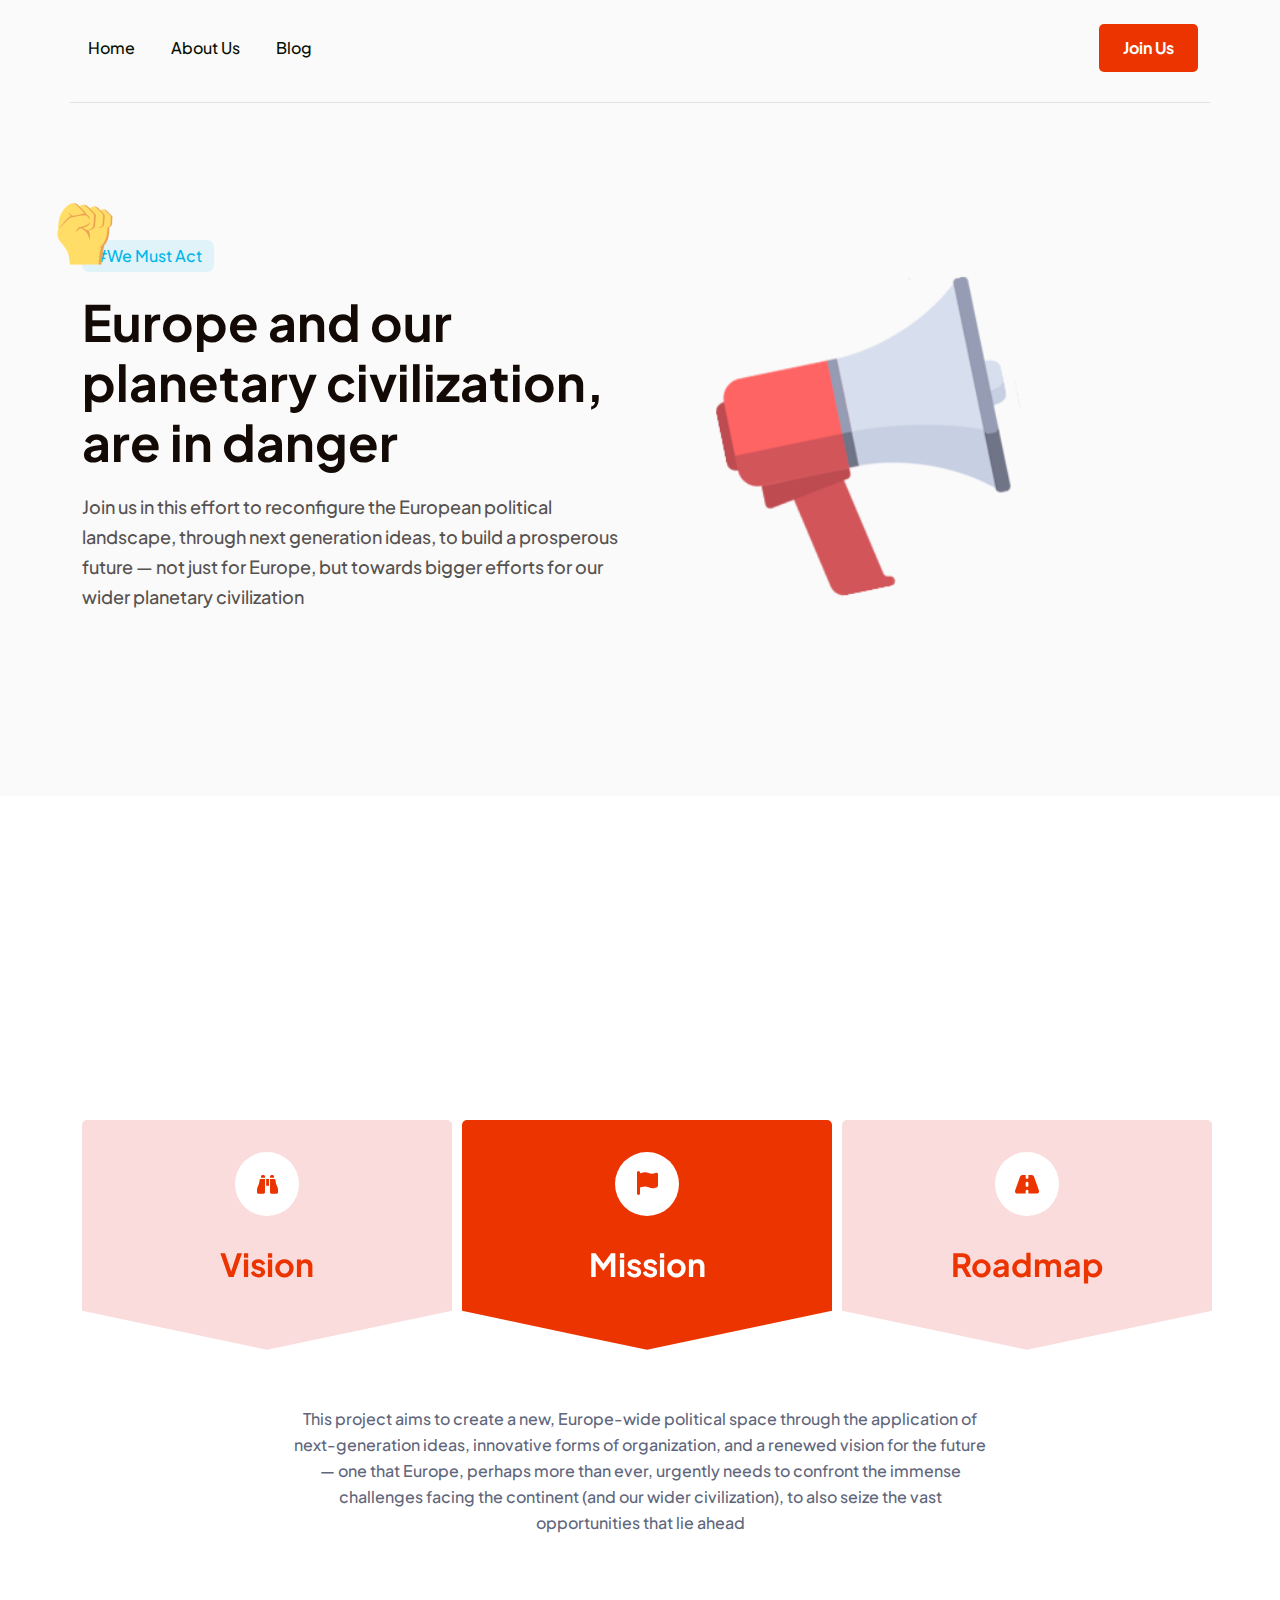
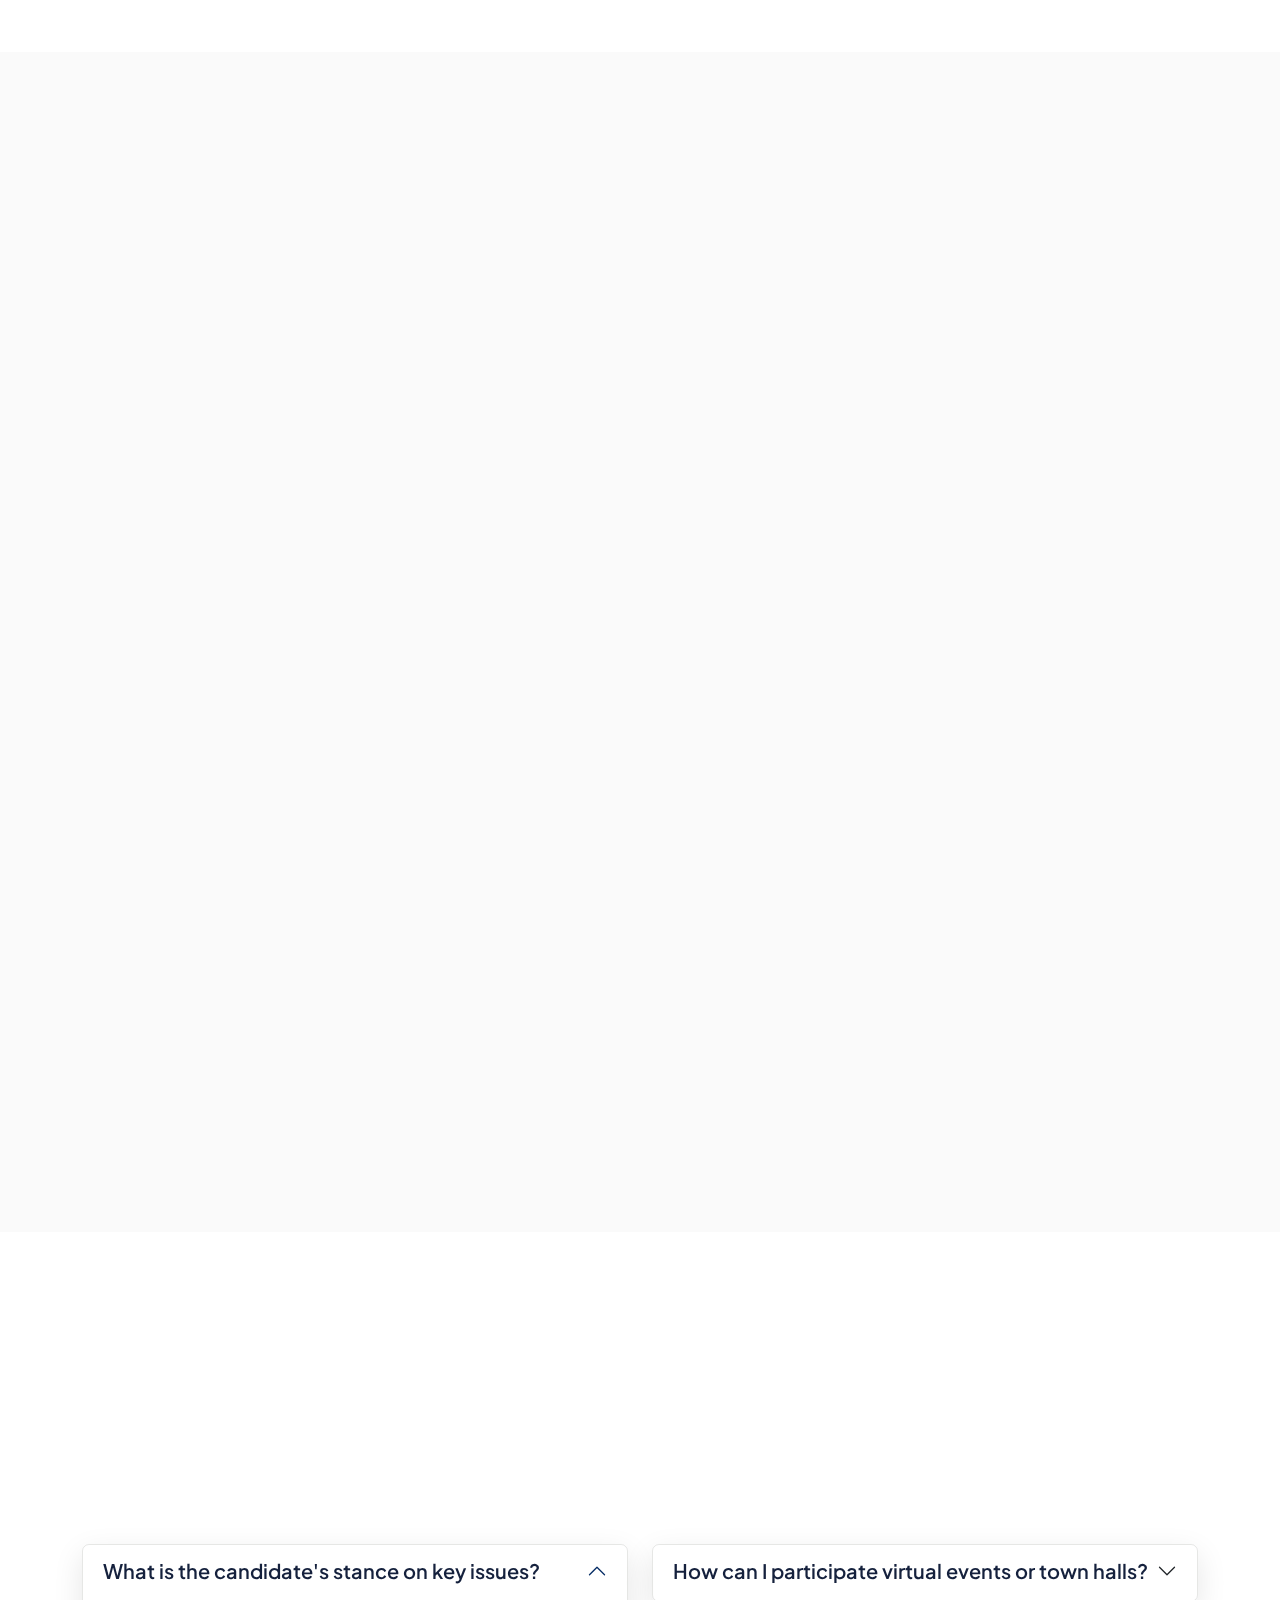
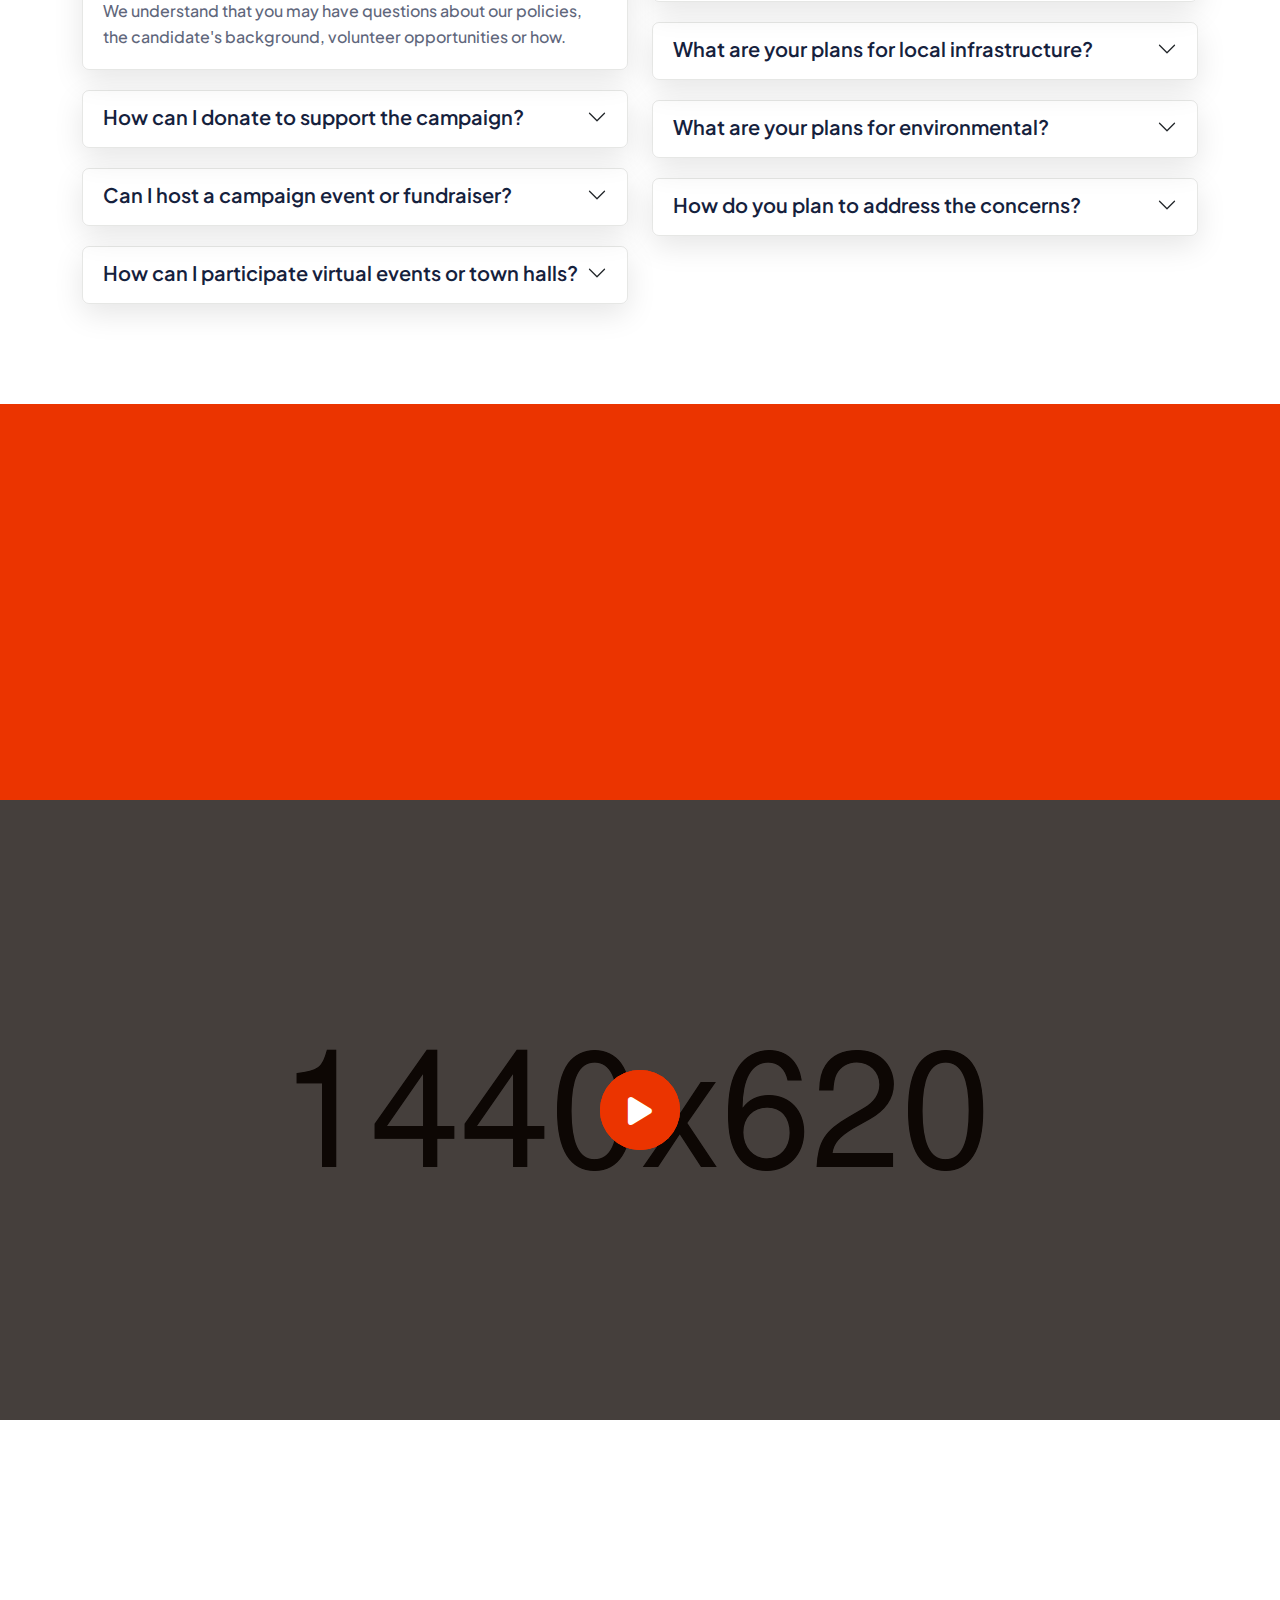
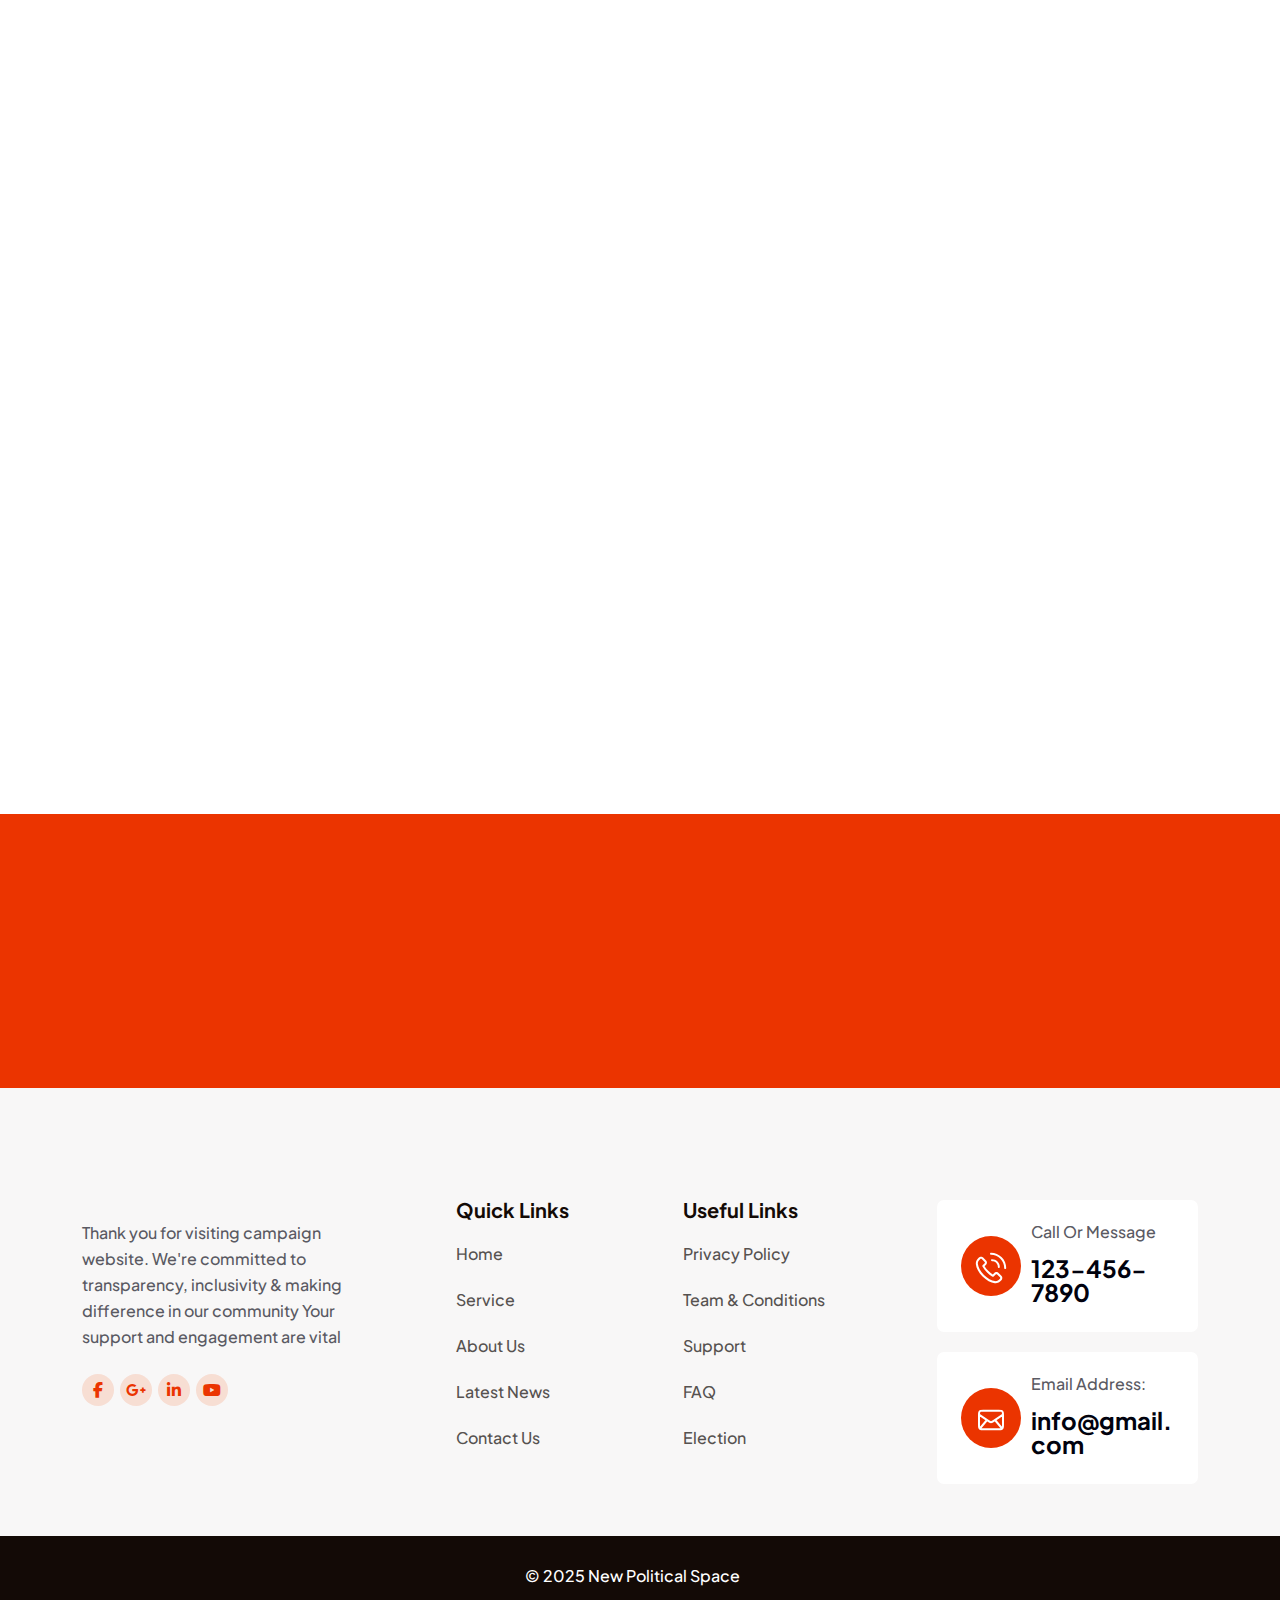
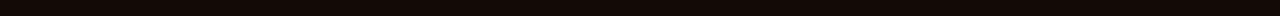
<file: index-4.html>
<!DOCTYPE html>
<html lang="en">
<head>
    <meta charset="UTF-8">
    <meta name="viewport" content="width=device-width, initial-scale=1.0">
    <title>POLITICO-04</title>
    <!-- fav icon -->
    <link rel="shortcut icon" href="assets/img/icon/po-fav-ic-4.1.svg">

    <!-- css file -->
     <link rel="stylesheet" href="assets/css/bootstrap.min.css">
     <link rel="stylesheet" href="assets/css/all.css">
     <link rel="stylesheet" href="assets/css/magnific-popup.css">
     <link rel="stylesheet" href="assets/css/slick-theme.css">
     <link rel="stylesheet" href="assets/css/slick.css">
     <link rel="stylesheet" href="assets/css/typography.css">
     <link rel="stylesheet" href="assets/css/mobile-menu.css">
     <link rel="stylesheet" href="assets/css/aos.css">
     <link rel="stylesheet" href="assets/css/utility.css">
     <link rel="stylesheet" href="assets/css/style.css">
     <link rel="stylesheet" href="assets/css/responsive.css"> 
</head>
<body> 

        <!-- preloader -->
        <div id="loading4">
            <div id="loading-center">
                <div id="loading-center-absolute">
                    <div class="object" id="object_one"></div>
                    <div class="object" id="object_two"></div>
                    <div class="object" id="object_three"></div>
                    <div class="object" id="object_four"></div>
                </div>
            </div>
        </div>

    <!-- header section start --> 
     <header>
        <div class="po-header-area-4 d-none d-lg-block stiky">
            <div class="container po-header-border">
                <div class="row align-items-center">
                  
                    <div class="col-lg-4 d-none d-lg-block">
                        <div class="po-main-menu po-main-menu-4 text-center">
                            <ul>
                                <li>
                                    <a href="#">Home</a> 
                                 
                                </li>
                                <li>
                                    <a href="about.html">About Us</a>
                                </li>

                                <li><a href="blog.html">Blog</a></li>


                            </ul>
                        </div>
                    </div>
                    <div class="col-lg-8 col-md-6 col-6">
                        <div class="po-header-btn-3 text-end">
                            <a href="contact.html" class="po-btn-sec po-btn-sec-4">
                                <span class="po-btn-wrap">
                                    <span class="po-btn-y-1">Join Us</span>
                                    <span class="po-btn-y-2"><i class="fa-solid fa-user-plus"></i></span>
                                </span>
                            </a>
                        </div>
                    </div>
                </div>
            </div>
        </div>
     </header>
    <!-- header section end -->

    <!--=====Mobile header start=======-->
    <div class="mobile-header mobile-header-main d-block d-lg-none">
        <div class="container-fluid">
          <div class="col-12">
            <div class="mobile-header-elements">
              <div class="mobile-logo">
                <a href="index1.html"><img src="assets/img/logo/po-logo1.2.png" alt=""></a>
              </div>
              <div class="mobile-nav-icon">
                <i class="fa-duotone fa-bars-staggered"></i>
              </div>
            </div>
          </div>
        </div>
      </div>
      
      <div class="mobile-sidebar d-block d-lg-none">
        <div class="logo-m">
          <a href="index.html"><img src="assets/img/logo/po-logo1.2.png" alt=""></a>
        </div>
        <div class="menu-close">
          <i class="fa-solid fa-xmark"></i>
        </div>
        <div class="mobile-nav">
    
          <ul>
            <li class="has-dropdown"><a href="#">Home </a> 
                <ul class="sub-menu">
                    <li><a href="index.html">Home 01</a></li>
                    <li><a href="index-2.html">Home 02</a></li>
                    <li><a href="index-3.html">Home 03</a></li>
                    <li><a href="index-4.html">Home 04</a></li>
                </ul>
          </li>
          <li><a href="about.html">About Us</a></li>
          <li class="has-dropdown">
            <a href="#">Events</a>
            <ul class="sub-menu">
                <li><a href="events.html">Events</a></li>
                <li><a href="events-left.html">Events-Left</a></li>
                <li><a href="events-right.html">Events-Right</a></li>
                <li><a href="events-single.html">Events-Single</a></li>
             </ul>
        </li>

        <li class="has-dropdown"><a href="#">Service</a>
            <ul class="sub-menu">
                <li><a href="service.html">Service</a></li>
                <li><a href="service-left.html">Service-Left</a></li>
                <li><a href="service-right.html">Service-Right</a></li>
                <li><a href="service-single.html">Service-Single</a></li>
            </ul>
        </li>

        <li class="has-dropdown">
            <a href="#">Pages</a>
            <ul class="sub-menu">
                <li><a href="team.html">Team</a></li>
                <li><a href="history.html">History</a></li>
                <li><a href="gallery.html">Gallery</a></li>
                <li><a href="faq.html">FAQ</a></li>
                <li><a href="contact.html">Contact</a></li>
                <li><a href="404.html">404</a></li>
             </ul>
        </li>

        <li class="has-dropdown">
            <a href="#">News</a>
            <ul class="sub-menu">
                <li><a href="blog.html">Blogs</a></li>
                <li><a href="blog-left.html">Blog-Left</a></li>
                <li><a href="blog-right.html">Blog-Right</a></li>
                <li><a href="blog-single.html">Blog-Single</a></li>
             </ul>
        </li>
    </ul>
          <div class="mobile-button">
            <a href="contact.html" class="po-btn-sec po-btn-sec-4">
                <span class="po-btn-wrap">
                    <span class="po-btn-y-1">Donation Now</span>
                    <span class="po-btn-y-2">Donation Now</span>
                </span>
            </a>
          </div>

          <div class="single-footer-items">
            <h3>Contact Us</h3>

            <div class="contact-box">
                <div class="mob-icon">
                    <span><img src="assets/img/icon/ph-phone-1.2.svg" alt=""></span>
                </div>
              <div class="pera">
                <a href="tel:+880123456789">+880 123 456 789</a>
              </div>
            </div>

            <div class="contact-box">
                <div class="mob-icon">
                    <span><img src="assets/img/icon/po-mail-1.2.svg" alt=""></span>
                </div>
              <div class="pera">
                <a href="mailto:info@mail.com">info@mail.com</a>
              </div>
            </div>

            <div class="contact-box">
                <div class="mob-icon">
                    <span><img src="assets/img/icon/po-location-1.2.svg" alt=""></span>
                </div>
              <div class="pera">
                <a href="tel:+880123456789">8502 Preston Rd. <br> Inglewoo Maine 98380</a>
              </div>
            </div>

       </div>

          <div class="contact-infos">
            <h3>Our Location</h3>
            <ul class="social-icon">
              <li><a href="#"><i class="fa-brands fa-linkedin-in"></i></a></li>
              <li><a href="#"><i class="fa-brands fa-x-twitter"></i></a></li>
              <li><a href="#"><i class="fa-brands fa-youtube"></i></a></li>
              <li><a href="#"><i class="fa-brands fa-instagram"></i></a></li>
         </ul>
          </div>

        </div>
      </div>

      <!--=====Mobile header end=======-->


    <main>    

        <!-- banner section start -->
        <section class="po-bnr-4 gray-bg-4 overflow-hidden relative z-1 pt-100 pb-70">
            <!--
            <div class="po-bnr-ovrly-4">
                <img src="assets/img/icon/po-bnr-overlay-4.svg" alt="">
            </div>
            -->
            <div class="po-banr-shape-1">
                <img src="assets/img/icon/plus-3.svg" alt="">
            </div>
            <!-- 
            <div class="po-banr-shape-3 absolute d-none d-lg-block">
                <img src="assets/img/icon/po-vote.svg" alt="">
            </div>
            -->
            <div class="container">
                <div class="row">
                    <div class="col-xl-6 mb-30">
                        <div class="po-baner-content-4">
                            <h4 class="sec-subtitle-4 text-16 leading-16">#We Must Act</h4>
                            <h2 class="sec-title-4 text-50  leading-70 font-bold pt-20 pb-20">Europe and our planetary civilization,<br/>are in danger</h1>
                            <p class="text-18 leading-30 pb-32">Join us in this effort to reconfigure the European political landscape, through next generation ideas, to build a prosperous future — not just for Europe, but towards bigger efforts for our wider planetary civilization</p>

                            
                        </div>
                    </div>
                    <div class="col-xl-6 mb-30">
                        <div class="po-baner-img-4">
                            <img class="w-100" src="assets/img/banner/po-bnr-img-4.1.png" alt="">
                        </div>
                    </div>
                </div>
            </div>
        </section>
        <!-- banner section end -->

        
        <!-- mission section start -->
         <section class="po-missinon-2 pt-100 pb-70">
            <div class="container">
                <div class="po-section-title po-section-title-2 text-center mb-60 aos-init aos-animate" data-aos="fade-up" data-aos-duration="900">
                    <h4 class="sec-subtitle subtitle-2">Mission & Vision</h4>
                    <h2 class="sec-title sec-title-2 text-40 font-bold leading-52 pt-16 pb-16">A Future To Build Up</h2>
                    <p>Our mission is to contribute to build a better next-generation future-proof society that works for all,<br>pashing up Europe to its next historical phase</p>
                </div>
                <div class="row">
                    <nav>
                        <div class="mb-40" id="nav-tab" role="tablist">
                            <div class="row">
                                <div class="col-xl-4 col-md-6">
                                    <div class="po-nav-link" id="nav-home-tab" data-bs-toggle="tab" data-bs-target="#nav-home" role="tab" aria-controls="nav-home" aria-selected="true">
                                        <div class="po-nav-ic-box">
                                            <div class="po-naviicon pt-32">
                                                <span><i class="fa-solid fa-binoculars"></i></span>
                                            </div>
                                            <div class="po-nav-content">
                                                <h3 class="sec-title-2 font-bold text-32 leading-32 pt-32">Vision</h3>
                                            </div>
                                        </div>
                                    </div>
                                    
                                </div>
        
                                <div class="col-xl-4 col-md-6">
                                    <div class="po-nav-link active" id="nav-profile-tab" data-bs-toggle="tab" data-bs-target="#nav-profile" role="tab" aria-controls="nav-profile" aria-selected="false">
                                        <div class="po-nav-ic-box">
                                            <div class="po-naviicon pt-32">
                                                <span><i class="fa-solid fa-flag"></i></span>
                                            </div>
                                            <div class="po-nav-content">
                                                <h3 class="sec-title-2 font-bold text-32 leading-32 pt-32">Mission</h3>
                                            </div>
                                        </div>
                                    </div>
        
                                </div>
                                <div class="col-xl-4 col-md-6">
                                    <div class="po-nav-link" id="nav-contact-tab" data-bs-toggle="tab" data-bs-target="#nav-contact" role="tab" aria-controls="nav-contact" aria-selected="false">
                                        <div class="po-nav-ic-box">
                                            <div class="po-naviicon pt-32">
                                                <span><i class="fa-solid fa-road"></i></span>
                                            </div>
                                            <div class="po-nav-content">
                                                <h3 class="sec-title-2 font-bold text-32 leading-32 pt-32">Roadmap</h3>
                                            </div>
                                        </div>
                                    </div>
        
                                </div>
                            </div>
                         
                        </div>
                      </nav>
                      <div class="tab-content" id="nav-tabContent">
                        <div class="tab-pane fade" id="nav-home" role="tabpanel" aria-labelledby="nav-home-tab" tabindex="0">
                            <div class="row align-items-center">
                                <div class="col-12 mb-30">
                                    <div class="po-tab-content">
                                        <p class="leading-26 pt-16">Emergent times bring unprecedented challenges—and with them, new opportunities for positive societal transformation. Meeting these times requires new ideas and new ways of understanding reality. Guided by the principles of political metamodernism, our vision is to contribute to elevate Europe to its next phase: a future-proof society that works for everyone— for those living today and for the generations to come</p>
                                    </div>
                                </div>
                            </div>
                        </div>
                        <div class="tab-pane fade show active" id="nav-profile" role="tabpanel" aria-labelledby="nav-profile-tab" tabindex="0">
                            <div class="row align-items-center">
                                <div class="col-12 mb-30">
                                    <div class="po-tab-content">
                                        <p class="leading-26 pt-16">This project aims to create a new, Europe-wide political space through the application of next-generation ideas, innovative forms of organization, and a renewed vision for the future— one that Europe, perhaps more than ever, urgently needs to confront the immense challenges facing the continent (and our wider civilization), to also seize the vast opportunities that lie ahead</p>
                            
                                    </div>
                                </div>
                            </div>
                        </div>
                        <div class="tab-pane fade" id="nav-contact" role="tabpanel" aria-labelledby="nav-contact-tab" tabindex="0">
                            <div class="row align-items-center">
                                <div class="col-12 mb-30">
                                    <div class="po-tab-content">
                                        <p class="leading-26 pt-16">To initiate this project-effort, the following actions will focus on structuring a grassroots movement behind the future political space— one that harnesses digital participation tools to co-create its foundations and, soon, its full deployment. That with time, can be capable of consolidate itself as a genuine alternative capable of reorienting the European political landscape</p>
                                    </div>
                                </div>
                            </div>
                        </div>
                      </div>
                </div>
            </div>
         </section>
        <!-- mission section end -->


        <!-- service section start -->
        <section class="po-service-section-4 gray-bg-4 pt-100 pb-70">
            <div class="container">
                <div class="po-event-sec-title aos-init aos-animate" data-aos="fade-up" data-aos-duration="800">
                    <div class="po-sec-title-4 text-center mb-60">
                        <h4 class="sec-subtitle-4 text-16 leading-16">Orientations</h4>
                        <h2 class="sec-title-4 text-40 font-bold leading-40 pt-16 pb-16">What guide Us</h2>
                        <p>The future has to learn from the past, but go beyond it, and for that <br />new generation ideas and frameworks are needed</p>
                    </div>
                </div>

                <div class="row">
                    
                    <!-- single service box -->
                    <div class="col-xl-4 col-md-6 mb-30 aos-init aos-animate" data-aos="flip-left" data-aos-duration="1500">
                        <div class="po-service-box-4 bg-white relative z-1 overflow-hidden rounded-7">
                            <div class="po-ser-bx-shape">
                                <img src="assets/img/shape/po-flag-eu.png" alt="">
                            </div>
                            <div class="po-ser-box-icon pb-32">
                                 <span class="icon">
    <!-- Paste the SVG here -->
    <svg
      xmlns="http://www.w3.org/2000/svg"
      viewBox="0 0 810 540"
      class="eu-flag"
      aria-label="European Union Flag"
    >
      <desc>European Union flag</desc>
      <defs>
        <g id="s">
          <g id="c">
            <path id="t" d="M0,0v1h0.5z" transform="translate(0,-1)rotate(18)" />
            <use href="#t" transform="scale(-1,1)" />
          </g>
          <g id="a">
            <use href="#c" transform="rotate(72)" />
            <use href="#c" transform="rotate(144)" />
          </g>
          <use href="#a" transform="scale(-1,1)" />
        </g>
      </defs>
      <rect fill="#eb3400" width="810" height="540" />
      <g fill="#FFF" transform="scale(30) translate(13.5,9)">
        <use href="#s" y="-6" />
        <use href="#s" y="6" />
        <g id="l">
          <use href="#s" x="-6" />
          <use href="#s" transform="rotate(150) translate(0,6) rotate(66)" />
          <use href="#s" transform="rotate(120) translate(0,6) rotate(24)" />
          <use href="#s" transform="rotate(60) translate(0,6) rotate(12)" />
          <use href="#s" transform="rotate(30) translate(0,6) rotate(42)" />
        </g>
        <use href="#l" transform="scale(-1,1)" />
      </g>
    </svg>
  </span>
                            </div>
                            <div class="po-ser-box-con-4">
                                <h2 class="sec-title-4 text-24 font-bold leading-24"><a href="service-single.html">European Integration</a></h2>
                                <p class="pt-16 leading-26">Accelerate European Union integration towards its next stage, that for years the project is stalled, or even going backwards</p>
                                
                                <div class="pread-more4">
                                    <a href="#" class="font-bold po-readmore4">Read More <span><i class="fa-solid fa-arrow-right"></i></span></a>
                                </div>
                               
                            </div>
                        </div>
                    </div>

                    <!-- single service box -->
                    

                    <div class="col-xl-4 col-md-6 mb-30 aos-init aos-animate" data-aos="flip-left" data-aos-duration="1500">
                        <div class="po-service-box-4 bg-white relative z-1 overflow-hidden rounded-7">
                            <div class="po-ser-bx-shape">
                                <img src="assets/img/shape/po-flag-shape-2.png" alt="">
                            </div>
                            <div class="po-ser-box-icon pb-32">
                                <span><i class="fa-solid fa-chart-pie"></i></span>
                            </div>
                            <div class="po-ser-box-con-4">
                                <h2 class="sec-title-4 text-24 font-bold leading-24"><a href="service-single.html">Next-generation mix economy</a></h2>
                                <p class="pt-16 leading-26">An economy driven by high-tech productive forces and novel organizational forms, built on resilience, affordability, and shared prosperity</p>
                                
                                <div class="pread-more4">
                                    <a href="#" class="font-bold po-readmore4">Read More <span><i class="fa-solid fa-arrow-right"></i></span></a>
                                </div>
                               
                            </div>
                        </div>
                    </div>

                    <!-- single service box -->
                     <div class="col-xl-4 col-md-6 mb-30 aos-init aos-animate" data-aos="flip-left" data-aos-duration="1500">
                        <div class="po-service-box-4 bg-white relative z-1 overflow-hidden rounded-7">
                            <div class="po-ser-bx-shape">
                                <img src="assets/img/shape/po-flag-shape.png" alt="">
                            </div>
                            <div class="po-ser-box-icon pb-32">
                                <span><i class="fa-solid fa-seedling"></i></span>
                            </div>
                            <div class="po-ser-box-con-4">
                                <h2 class="sec-title-4 text-24 font-bold leading-24"><a href="service-single.html">Regeneration</a></h2>
                                <p class="pt-16 leading-26">Clean and sustainable cities, commitment to combating climate change and advancing ecosystemic regeneration overall</p>
                                
                                <div class="pread-more4">
                                    <a href="#" class="font-bold po-readmore4">Read More <span><i class="fa-solid fa-arrow-right"></i></span></a>
                                </div>
                               
                            </div>
                        </div>
                    </div>

                    <!-- single service box -->
                    <div class="col-xl-4 col-md-6 mb-30 aos-init aos-animate" data-aos="flip-left" data-aos-duration="1500">
                        <div class="po-service-box-4 bg-white relative z-1 overflow-hidden rounded-7">
                            <div class="po-ser-bx-shape">
                                <img src="assets/img/shape/po-flag-shape-4.png" alt="">
                            </div>
                            <div class="po-ser-box-icon pb-32">
                                <span><i class="fa-solid fa-building-columns"></i></span>
                            </div>
                            <div class="po-ser-box-con-4">
                                <h2 class="sec-title-4 text-24 font-bold leading-24"><a href="service-single.html">Secularism</a></h2>
                                <p class="pt-16 leading-26">A clear separation between religion and politics, ensuring that institutions uphold values rooted in neutrality</p>
                                
                                <div class="pread-more4">
                                    <a href="#" class="font-bold po-readmore4">Read More <span><i class="fa-solid fa-arrow-right"></i></span></a>
                                </div>
                               
                            </div>
                        </div>
                    </div>

                    <!-- single service box -->
                   

                     <div class="col-xl-4 col-md-6 mb-30 aos-init aos-animate" data-aos="flip-left" data-aos-duration="1500">
                        <div class="po-service-box-4 bg-white relative z-1 overflow-hidden rounded-7">
                            <div class="po-ser-bx-shape">
                                <img src="assets/img/shape/po-defense.png" alt="">
                            </div>
                            <div class="po-ser-box-icon pb-32">
                                <span><i class="fa-solid fa-shield-halved"></i></span>
                            </div>
                            <div class="po-ser-box-con-4">
                                <h2 class="sec-title-4 text-24 font-bold leading-24"><a href="service-single.html"></a>Security</h2>
                                <p class="pt-16 leading-26">Decisive counter-action to neutralize hostile foreign actors, organized crime, and terrorism</p>
                                
                                <div class="pread-more4">
                                    <a href="#" class="font-bold po-readmore4">Read More <span><i class="fa-solid fa-arrow-right"></i></span></a>
                                </div>
                               
                            </div>
                        </div>
                    </div>


                    <!-- single service box -->
                    <div class="col-xl-4 col-md-6 mb-30 aos-init aos-animate" data-aos="flip-left" data-aos-duration="1500">
                        <div class="po-service-box-4 bg-white relative z-1 overflow-hidden rounded-7">
                            <div class="po-ser-bx-shape">
                                <img src="assets/img/shape/po-flag-shape-6.png" alt="">
                            </div>
                            <div class="po-ser-box-icon pb-32">
                                <span><i class="fa-solid fa-earth-europe"></i></span>
                            </div>
                            <div class="po-ser-box-con-4">
                                <h2 class="sec-title-4 text-24 font-bold leading-24"><a href="service-single.html">Broader Civilization</a></h2>
                                <p class="pt-16 leading-26">A not self-centred Europe, but a one that is integrated in the wider planetary institutions</p>
                                
                                <div class="pread-more4">
                                    <a href="#" class="font-bold po-readmore4">Read More <span><i class="fa-solid fa-arrow-right"></i></span></a>
                                </div>
                               
                            </div>
                        </div>
                    </div>
                </div>
            </div>
        </section>
        <!-- service section end -->

        <!-- faq section start -->
         <section class="po-faq-sec-3 pt-100 pb-70">
            <div class="container">
                <div class="po-section-title-3 text-center mb-60 aos-init aos-animate" data-aos="fade-up" data-aos-duration="900">
                    <h4 class="sec-subtitle-3 text-16 leading-16">FAQ's</h4>
                    <h2 class="sec-title-3 text-40 font-bold leading-40 pt-16 pb-16">More Inquiries?</h2>
                    <p>We understand that you may have questions about our campaign,<br> our policies, and how we plan to serve the community</p>
                </div>

                <div class="row">
                    <div class="col-xl-6 mb-10">
                        <!-- accordion -->
                        <div class="po-accordion-2 po-accordion-3">
                            <div class="accordion" id="accordionExample">
                                <div class="accordion-item">
                                  <h2 class="accordion-header" id="headingOne">
                                    <button class="accordion-button" type="button" data-bs-toggle="collapse" data-bs-target="#collapseOne" aria-expanded="true" aria-controls="collapseOne">
                                        What is the candidate's stance on key issues?
                                    </button>
                                  </h2>
                                  <div id="collapseOne" class="accordion-collapse collapse show" aria-labelledby="headingOne" data-bs-parent="#accordionExample">
                                    <div class="accordion-body">
                                      <p>We understand that you may have questions about our policies,<br> the candidate's background, volunteer opportunities or how.</p>
                                    </div>
                                  </div>
                                </div>
                                <div class="accordion-item">
                                  <h2 class="accordion-header" id="headingTwo">
                                    <button class="accordion-button collapsed" type="button" data-bs-toggle="collapse" data-bs-target="#collapseTwo" aria-expanded="false" aria-controls="collapseTwo">
                                        How can I donate to support the campaign?
                                    </button>
                                  </h2>
                                  <div id="collapseTwo" class="accordion-collapse collapse" aria-labelledby="headingTwo" data-bs-parent="#accordionExample">
                                    <div class="accordion-body">
                                        <p>We understand that you may have questions about our policies,<br> the candidate's background, volunteer opportunities or how.</p>
                                    </div>
                                  </div>
                                </div>
                                <div class="accordion-item">
                                  <h2 class="accordion-header" id="headingThree">
                                    <button class="accordion-button collapsed" type="button" data-bs-toggle="collapse" data-bs-target="#collapseThree" aria-expanded="false" aria-controls="collapseThree">
                                        Can I host a campaign event or fundraiser?
                                    </button>
                                  </h2>
                                  <div id="collapseThree" class="accordion-collapse collapse" aria-labelledby="headingThree" data-bs-parent="#accordionExample">
                                    <div class="accordion-body">
                                        <p>We understand that you may have questions about our policies,<br> the candidate's background, volunteer opportunities or how.</p>
                                    </div>
                                  </div>
                                </div>

                                <div class="accordion-item">
                                    <h2 class="accordion-header" id="headingfour">
                                      <button class="accordion-button collapsed" type="button" data-bs-toggle="collapse" data-bs-target="#collapsefour" aria-expanded="false" aria-controls="collapsefour">
                                        How can I participate virtual events or town halls?
                                      </button>
                                    </h2>
                                    <div id="collapsefour" class="accordion-collapse collapse" aria-labelledby="headingfour" data-bs-parent="#accordionExample">
                                      <div class="accordion-body">
                                          <p>We understand that you may have questions about our policies,<br> the candidate's background, volunteer opportunities or how.</p>
                                      </div>
                                    </div>
                                  </div>
                                </div>
                        </div>
                    </div>
                    <div class="col-xl-6 mb-10">
                        <!-- accordion -->
                        <div class="po-accordion-2 po-accordion-3">
                            <div class="accordion" id="accordionExample1">
                                <!-- single accordion -->
                                <div class="accordion-item">
                                    <h2 class="accordion-header" id="headingfive">
                                      <button class="accordion-button collapsed" type="button" data-bs-toggle="collapse" data-bs-target="#collapsefive" aria-expanded="false" aria-controls="collapsefive">
                                        How can I participate virtual events or town halls?
                                      </button>
                                    </h2>
                                    <div id="collapsefive" class="accordion-collapse collapse" aria-labelledby="headingfive" data-bs-parent="#accordionExample1">
                                      <div class="accordion-body">
                                        <p>Our goal is to be as transparent & accessible as possible, ensuring <br> that you have all the details you need to make informed decision.</p>
                                      </div>
                                    </div>
                                </div>

                                <!-- single accordion -->
                                <div class="accordion-item">
                                    <h2 class="accordion-header" id="headingsix">
                                      <button class="accordion-button collapsed" type="button" data-bs-toggle="collapse" data-bs-target="#collapsesix" aria-expanded="false" aria-controls="collapsefive">
                                        What are your plans for local infrastructure?
                                      </button>
                                    </h2>
                                    <div id="collapsesix" class="accordion-collapse collapse" aria-labelledby="headingsix" data-bs-parent="#accordionExample1">
                                      <div class="accordion-body">
                                          <p>Our goal is to be as transparent & accessible as possible, ensuring <br> that you have all the details you need to make informed decision.</p>
                                      </div>
                                    </div>
                                </div>

                                <!-- single accordion -->
                                <div class="accordion-item">
                                    <h2 class="accordion-header" id="headingsev">
                                      <button class="accordion-button collapsed" type="button" data-bs-toggle="collapse" data-bs-target="#collapsesev" aria-expanded="false" aria-controls="collapsesev">
                                        What are your plans for environmental?
                                      </button>
                                    </h2>
                                    <div id="collapsesev" class="accordion-collapse collapse" aria-labelledby="headingsev" data-bs-parent="#accordionExample1">
                                      <div class="accordion-body">
                                          <p>Our goal is to be as transparent & accessible as possible, ensuring <br> that you have all the details you need to make informed decision.</p>
                                      </div>
                                    </div>
                                </div>

                                <!-- single accordion -->
                                <div class="accordion-item">
                                    <h2 class="accordion-header" id="headingeig">
                                      <button class="accordion-button collapsed" type="button" data-bs-toggle="collapse" data-bs-target="#collapseeig" aria-expanded="false" aria-controls="collapseeig">
                                        How do you plan to address the concerns?
                                      </button>
                                    </h2>
                                    <div id="collapseeig" class="accordion-collapse collapse" aria-labelledby="headingeig" data-bs-parent="#accordionExample1">
                                      <div class="accordion-body">
                                          <p>Our goal is to be as transparent & accessible as possible, ensuring <br> that you have all the details you need to make informed decision.</p>
                                      </div>
                                    </div>
                                </div>



                              </div>
                        </div>
                    </div>
                </div>
            </div>
         </section>
         <!-- faq section end -->

          <!-- cta section strat -->
        <section class="cta-section relative pt-80 pb-80">
            <div class="container">
                <div class="po-cta-content text-center aos-init aos-animate" data-aos="fade-up" data-aos-duration="1000">
                    <div class="po-cta-icon">
                        <a href="#"><i class="fa-solid fa-file-lines"></i></a>
                    </div>
                    <h3 class="po-cta-title text-white font-bold text-40 leading-50 pt-32 pb-16">Take a look on the document!</h3>
                    <p>Explore in detail the general mission, the ideas behind, and plans around how to move forward</p>
                    
                </div>
            </div>
        </section>
        <!-- cta section end -->

        <!-- video section start -->
        <section class="po-vid-4" style="background-image: url(./assets/img/banner/po-video-bg4.1.png);">
            <div class="container">
                <div class="po-sec-img-vi-4">
                    <a href="https://www.youtube.com/watch?v=vi8GrSp4Y6w" class="popup-video">
                       <span><i class="fa-solid fa-play"></i></span>
                    </a>
                    
                 </div>
                
            </div>
        </section>
        <!-- video section end -->



        <!-- blog section start -->
        <section class="po-blog-section-4 pt-100 pb-70">
            <div class="container">
                <div class="po-sec-title-4 text-center mb-60 aos-init aos-animate" data-aos="fade-up" data-aos-duration="900">
                    <h4 class="sec-subtitle-4 text-16 leading-16">News / Blog</h4>
                    <h2 class="sec-title-4 text-40 font-bold leading-40 pt-16 pb-16">Campaign Updates & News</h2>
                    <p> Here, we keep you informed about important developments, upcoming <br>events, and our stance on key issues affecting the project</p>
                </div>
                <div class="row">
                    <!-- single blog item -->
                    <div class="col-xl-4 col-md-6 mb-30">
                        <div class="po-single-blg-4 relative z-1 gray-bg-4 overflow-hidden rounded-7 aos-init aos-animate" data-aos="fade-right" data-aos-duration="800">
                            
                           <a href="blog-single.html"> <img class="blg-img-4 w-100" src="assets/img/blog/po-blog-2.1.png" alt=""></a>
                            <div class="po-blog-content-3">
                                
                                <div class="po-blg-con-4">
                                    <div class="po-blg-meta-4">
                                        <ul>
                                            <li><a href="#" class="po-blg-meta-text">STORIES</a></li>
                                            <li><a href="#" class="po-blg-meta-date">Aug 21,2024</a></li>
                                        </ul>
                                    </div>
                                    <h3 class="sec-title-4 font-bold text-20 leading-28 pt-16"><a href="blog-single.html">Campaign Launches Initiative Support Local Small Businesses</a></h3>
                                    <p class="leading-26 pt-16 pb-18">Our team shares behind-scenes looks<br> from the campaign trail, detailed policy</p>
                                    <a href="blog-single.html" class="blog-read-more4 font-bold text-16 leading-16">Read More <span><i class="fa-solid fa-arrow-right"></i></span></a>
                                </div>
                            </div>
                        </div>
                    </div>
                    <!-- single blog end -->

                    <!-- single blog item -->
                    <div class="col-xl-4 col-md-6 mb-30">
                        <div class="po-single-blg-4 relative z-1 gray-bg-4 overflow-hidden rounded-7 aos-init aos-animate" data-aos="fade-up" data-aos-duration="1100">
                           <a href="blog-single.html"><img class="blg-img-4 w-100" src="assets/img/blog/po-blog-2.2.png" alt=""></a>
                            <div class="po-blog-content-3">
                                <div class="po-blg-con-4">
                                    <div class="po-blg-meta-4">
                                        <ul>
                                            <li><a href="#" class="po-blg-meta-text">STORIES</a></li>
                                            <li><a href="#" class="po-blg-meta-date">Aug 21,2024</a></li>
                                        </ul>
                                    </div>
                                    <h3 class="sec-title-4 font-bold text-20 leading-28 pt-16"><a href="blog-single.html">New Policy Proposal Tackle <br> Climate Change at the Local</a></h3>
                                    <p class="leading-26 pt-16 pb-18">Whether you looking for in-depth articles <br> or quick updates, this is your go-to source</p>
                                    <a href="blog-single.html" class="blog-read-more4 font-bold text-16 leading-16">Read More <span><i class="fa-solid fa-arrow-right"></i></span></a>
                                </div>
                            </div>
                        </div>
                    </div>
                    <!-- single blog end -->

                    <!-- single blog item -->
                    <div class="col-xl-4 col-md-6 mb-30">
                        <div class="po-single-blg-4 relative z-1 gray-bg-4 overflow-hidden rounded-7 aos-init aos-animate" data-aos="fade-left" data-aos-duration="1400">
                           <a href="blog-single.html"> <img class="blg-img-4 w-100" src="assets/img/blog/po-blog-2.3.png" alt=""></a>
                            <div class="po-blog-content-3">
                                <div class="po-blg-con-4">
                                    <div class="po-blg-meta-4">
                                        <ul>
                                            <li><a href="#" class="po-blg-meta-text">STORIES</a></li>
                                            <li><a href="#" class="po-blg-meta-date">Aug 21,2024</a></li>
                                        </ul>
                                    </div>
                                    <h3 class="sec-title-4 font-bold text-20 leading-28 pt-16"><a href="blog-single.html">Candidate Leads Way with Innovative Economic  </a></h3>
                                    <p class="leading-26 pt-16 pb-18">Whether you looking for in-depth articles <br> or quick updates, this is your go-to source</p>
                                    <a href="blog-single.html" class="blog-read-more4 font-bold text-16 leading-16">Read More <span><i class="fa-solid fa-arrow-right"></i></span></a>
                                </div>
                            </div>
                        </div>
                    </div>
                    <!-- single blog end -->
                </div>
            </div>
        </section>
        <!-- blog section end -->


     <!-- cta section strat -->
            <section class="cta-section-3 relative pt-80 pb-50">
                <div class="container">
                    <div class="row align-items-center">
                        <div class="col-xl-6 mb-30">
                            <div class="po-cta-content-3 aos-init aos-animate" data-aos="fade-right" data-aos-duration="800">
                                <h3 class="sec-title-3 text-white font-bold text-40 leading-50 pb-16">Suscribe to the newsletter!</h3>
                                <p>Join the campaign by giving us feedback, participating in meetings, or even becoming more active at the organizational level</p>
                                
                            </div>
                        </div>
                        <div class="col-xl-6 mb-30">
                            <div class="po-cta-subcribe-3 aos-init aos-animate" data-aos="fade-left" data-aos-duration="1100">
                                <form action="#">
                                    <input type="email" placeholder="Enter Your email">
                                    <div class="po-cta-btn-3">
                                        <button class="po-btn-sec po-btn-sec-3">
                                            <span class="po-btn-wrap">
                                                <span class="po-btn-y-1">Suscribe</span>
                                                <span class="po-btn-y-2"><i class="fa-solid fa-envelope-open-text"></i></span>
                                            </span>
                                        </button>
                                    </div>
                                </form>
                            </div>
                        </div>
                    </div>
                    


                    
                </div>
            </section>
           <!-- cta section end -->
            
        <div class="countdown d-none">
            <div class="countdown-item">
                <span id="days" class="countdown-number">02</span>
                <span class="countdown-label">Day</span>
            </div>
            <div class="countdown-item">
                <span id="hours" class="countdown-number">08</span>
                <span class="countdown-label">Hours</span>
            </div>
            <div class="countdown-item">
                <span id="minutes" class="countdown-number">40</span>
                <span class="countdown-label">Minutes</span>
            </div>
          </div>

        <!-- progress test -->
         <div class="paginacontainer">
            <div class="progress-wrap progress-wrap-4">
              <svg class="progress-circle svg-content" width="100%" height="100%" viewBox="-1 -1 102 102">
                <path d="M50,1 a49,49 0 0,1 0,98 a49,49 0 0,1 0,-98"/>
              </svg>
            </div>
        </div> 
        
        </main>


    <footer>
        <!-- footer section start -->
         <div class="po-footer-section footer-bg-1 pt-112">
            <div class="container">
                <div class="row">
                    <div class="col-lg-3 col-md-6 pb-32">
                        <div class="po-footer widget-1">
                        
                            <p class="pt-20 pb-24">Thank you for visiting campaign website. We're committed to transparency, inclusivity & making difference in our community Your support and engagement are vital</p>
                            <div class="po-social">
                                <ul>
                                    <li><a href="#"><i class="fa-brands fa-facebook-f"></i></a></li>
                                    <li><a href="#"><i class="fa-brands fa-google-plus-g"></i></a></li>
                                    <li><a href="#"><i class="fa-brands fa-linkedin-in"></i></a></li>
                                    <li><a href="#"><i class="fa-brands fa-youtube"></i></a></li>
                                </ul>
                            </div>
                        </div>
                    </div>
                    <div class="col-lg col-md-6 pb-32">
                        <div class="po-footer widget-2">
                            <h4 class="sec-title-4 text-20 leading-20 font-bold pb-11">Quick Links</h4>
                            <div class="po-footer-menu po-footer-menu-4">
                                <ul>
                                    <li><a href="#">Home</a></li>
                                    <li><a href="#">Service</a></li>
                                    <li><a href="#">About Us</a></li>
                                    <li><a href="#">Latest News</a></li>
                                    <li><a href="#">Contact Us</a></li>
                                </ul>
                            </div>
                        </div>
                    </div>
                    <div class="col-lg col-md-6 pb-32">
                        <div class="po-footer widget-3">
                            <h4 class="sec-title-4 text-20 leading-20 font-bold pb-11">Useful Links</h4>
                            <div class="po-footer-menu po-footer-menu-4">
                                <ul>
                                    <li><a href="#">Privacy Policy</a></li>
                                    <li><a href="#">Team & Conditions</a></li>
                                    <li><a href="#">Support</a></li>
                                    <li><a href="#">FAQ</a></li>
                                    <li><a href="#">Election</a></li>
                                </ul>
                            </div>
                        </div>
                    </div>
                    
                    <div class="col-lg-3 col-md-6 pb-32">
                        <div class="po-footer widget-4">
                            <div class="po-footer-ic-box bg-white rounded-7 p-24 d-flex items-center mb-20">
                                <div class="po-footer-icon po-footer-icon-4 mr-10">
                                    <span><img src="assets/img/icon/footer-ph-1.1.svg" alt=""></span>
                                </div>
                                <div class="po-footer-content">
                                    <p class="leading-16 pb-16">Call Or Message</p>
                                    <a class="font-bold text-24 leading-24" href="tel:1234567890">123-456-7890</a>
                                </div>
                            </div>
                            
                            <div class="po-footer-ic-box bg-white rounded-7 p-24 d-flex items-center mb-20">
                                <div class="po-footer-icon po-footer-icon-4 mr-10">
                                    <span><img src="assets/img/icon/footer-mail-1.2.svg" alt=""></span>
                                </div>
                                <div class="po-footer-content">
                                    <p class="leading-16 pb-16">Email Address:</p>
                                    <a class="font-bold text-24 leading-24" href="mailto:info@gmail.com">info@gmail.com</a>
                                </div>
                            </div>
                        </div>
                    </div>
                </div>
            </div>
         </div>

         <div class="copyright-4">
            <div class="container">
                <div class="row">
                    <div class="cpr-4">
                        <div class="cpr-4-text">
                            <p class="copyright-text-4 text-white leading-16">&COPY; 2025 New Political Space <span></span> </p>
                        </div>
                        <!--
                        <div class="cpr-menu">
                            <ul>
                                <li><a href="#">Terms & Conditions</a></li>
                                <li><a href="#">Privacy Policy</a></li>
                            </ul>
                        </div>
                        -->
                    </div>
                </div>
            </div>
         </div>
        <!-- footer section end -->
    </footer>
    

    
    
    
    
    
    
    

    <!-- js file -->
     <script src="assets/js/jquery-3.7.1.min.js"></script>
     <script src="assets/js/bootstrap.bundle.min.js"></script>
     <script src="assets/js/jquery.magnific-popup.min.js"></script>
     <script src="assets/js/slick.min.js"></script>
     <script src="assets/js/waypoints.min.js"></script>
     <script src="assets/js/mobile-menu.js"></script>
     <script src="assets/js/aos.js"></script>
     <script src="assets/js/jquery.counterup.min.js"></script>
     <script src="assets/js/main.js"></script>
</body>
</html>
</file>
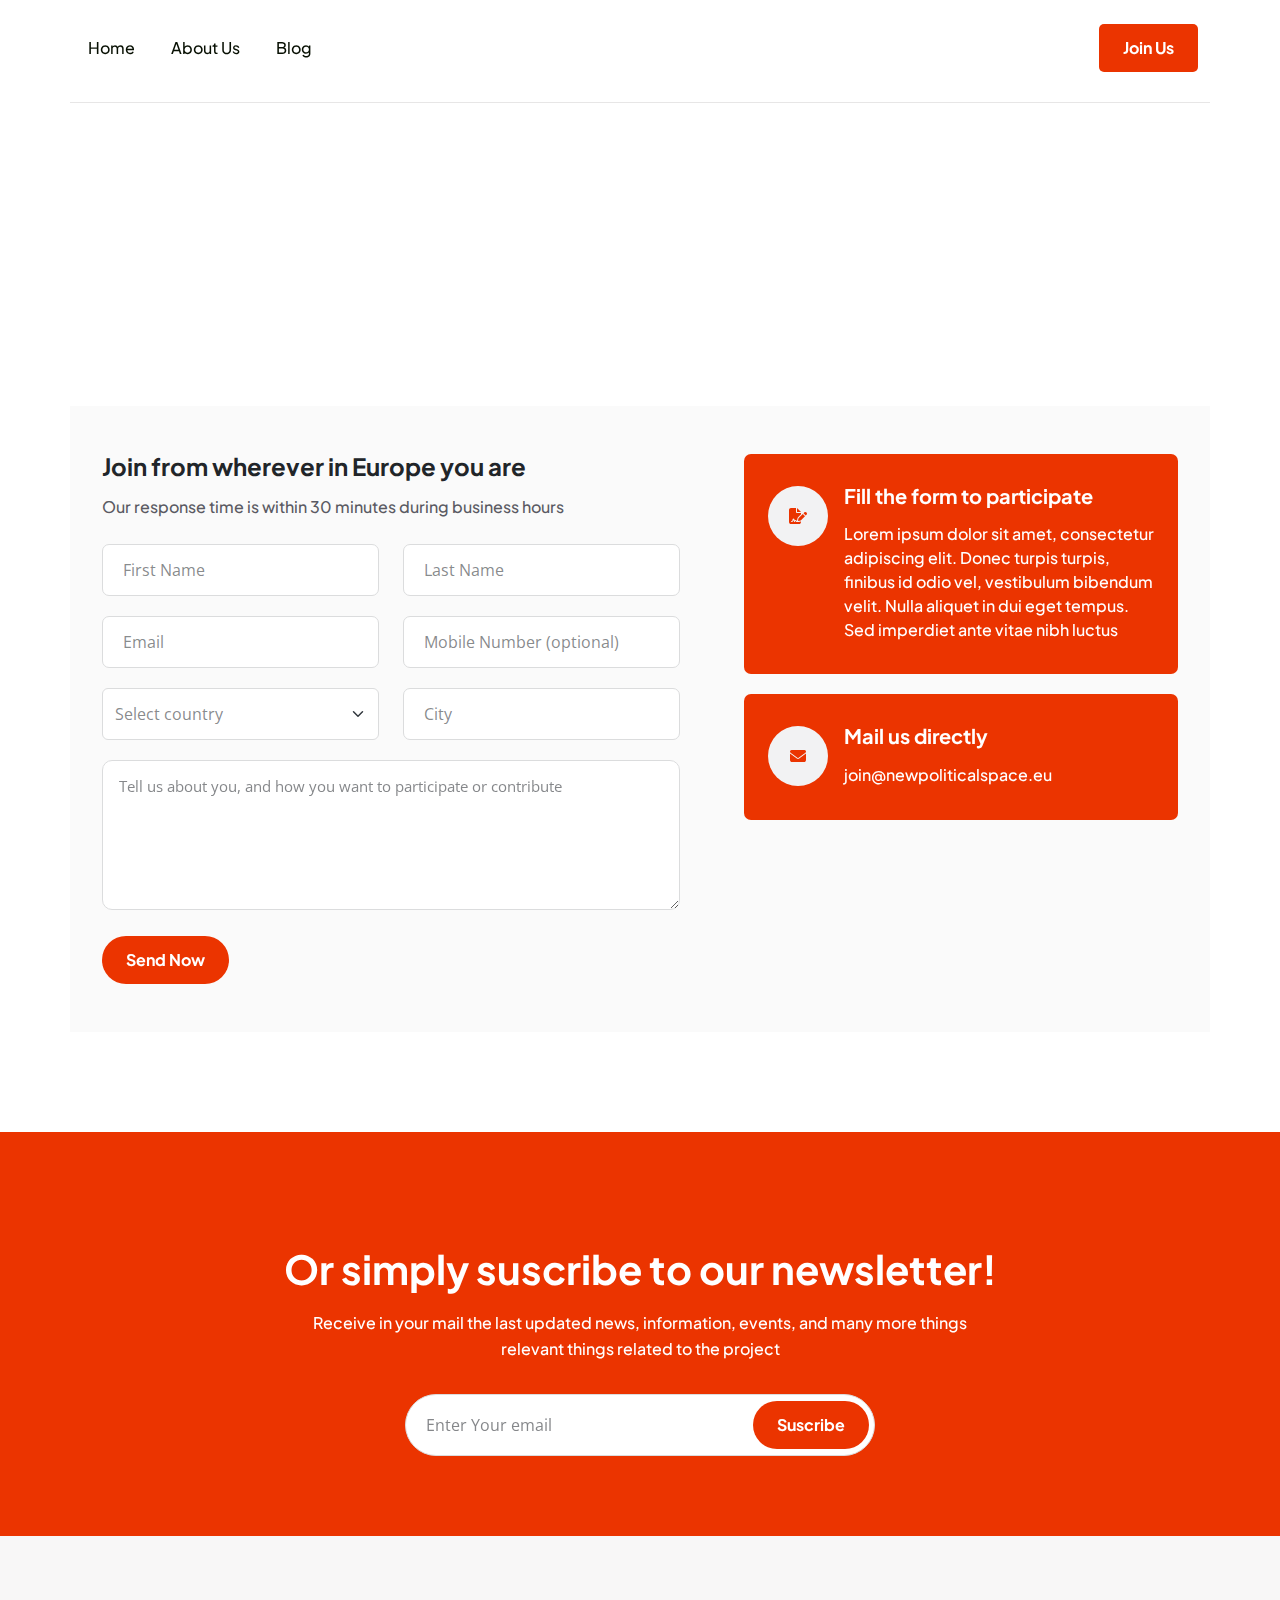
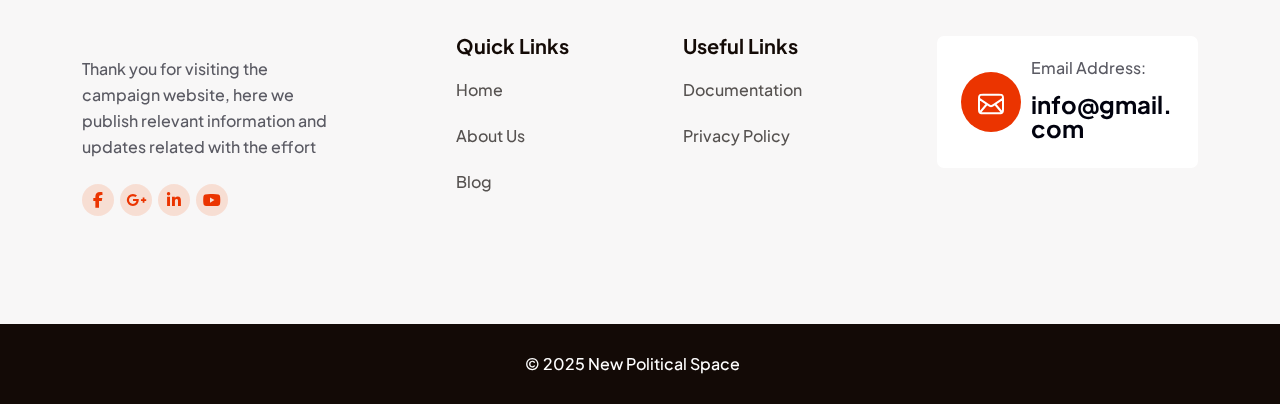
<file: joinus.html>
<!DOCTYPE html>
<html lang="en">
<head>
    <meta charset="UTF-8">
    <meta name="viewport" content="width=device-width, initial-scale=1.0">
    <title>New Political Space | Join Us</title>
    <!-- fav icon -->
    <link rel="shortcut icon" href="assets/img/icon/po-fav-ic-1.1.svg">

    <!-- css file -->
     <link rel="stylesheet" href="assets/css/bootstrap.min.css">
     <link rel="stylesheet" href="assets/css/all.css">
     <link rel="stylesheet" href="assets/css/magnific-popup.css">
     <link rel="stylesheet" href="assets/css/slick-theme.css">
     <link rel="stylesheet" href="assets/css/slick.css">
     <link rel="stylesheet" href="assets/css/typography.css">
     <link rel="stylesheet" href="assets/css/mobile-menu.css">
     <link rel="stylesheet" href="assets/css/aos.css">
     <link rel="stylesheet" href="assets/css/utility.css">
     <link rel="stylesheet" href="assets/css/style.css">
     <link rel="stylesheet" href="assets/css/responsive.css">
     
</head>
<body>
    <!-- preloader -->
    <div id="loading4">
            <div id="loading-center">
                <div id="loading-center-absolute">
                    <div class="object" id="object_one"></div>
                    <div class="object" id="object_two"></div>
                    <div class="object" id="object_three"></div>
                    <div class="object" id="object_four"></div>
                </div>
            </div>
        </div> 

    <!-- header section start --> 
    <header>
        <div class="po-header-area-4 d-none d-lg-block stiky">
            <div class="container po-header-border">
                <div class="row align-items-center">
                  
                    <div class="col-lg-4 d-none d-lg-block">
                        <div class="po-main-menu po-main-menu-4 text-center">
                            <ul>
                                <li>
                                    <a href="index.html">Home</a> 
                                 
                                </li>
                                <li>
                                    <a href="about.html">About Us</a>
                                </li>

                                <li><a href="blog.html">Blog</a></li>


                            </ul>
                        </div>
                    </div>
                    <div class="col-lg-8 col-md-6 col-6">
                        <div class="po-header-btn-3 text-end">
                            <a href="joinus.html" class="po-btn-sec po-btn-sec-4">
                                <span class="po-btn-wrap">
                                    <span class="po-btn-y-1">Join Us</span>
                                    <span class="po-btn-y-2"><i class="fa-solid fa-user-plus"></i></span>
                                </span>
                            </a>
                        </div>
                    </div>
                </div>
            </div>
        </div>
     </header>
    <!-- header section end -->

    <!--=====Mobile header start=======-->
    <div class="mobile-header mobile-header-main d-block d-lg-none" style="position: fixed; top: 0; left: 0; right: 0; z-index: 1000; background: #fff; padding: 15px 0; box-shadow: 0 2px 10px rgba(0,0,0,0.1);">
        <div class="container-fluid">
          <div class="col-12">
            <div class="mobile-header-elements">
              <div class="mobile-logo">
                <a href="joinus.html" class="po-btn-sec po-btn-sec-4">
                    <span class="po-btn-wrap">
                        <span class="po-btn-y-1">Join Us</span>
                        <span class="po-btn-y-2"><i class="fa-solid fa-user-plus"></i></span>
                    </span>
                </a>
              </div>
              <div class="mobile-nav-icon">
                <i class="fa-duotone fa-bars-staggered"></i>
              </div>
            </div>
          </div>
        </div>
      </div>
      
      <div class="mobile-sidebar d-block d-lg-none">

        <div class="menu-c</div>lose">
          <i class="fa-solid fa-xmark"></i>
        </div>
        <div class="mobile-nav">
    
          <ul>
            <li class="has-dropdown"><a href="index.html">Home </a> 
          </li>
          <li><a href="about.html">About Us</a></li>
        <li><a href="blog.html">Blog</a></li>

    </ul>
          <hr>


          <div class="contact-infos">

            <ul class="social-icon">
              <li><a href="#"><i class="fa-brands fa-linkedin-in"></i></a></li>
              <li><a href="#"><i class="fa-brands fa-x-twitter"></i></a></li>
              <li><a href="#"><i class="fa-brands fa-youtube"></i></a></li>
              <li><a href="#"><i class="fa-brands fa-instagram"></i></a></li>
         </ul>
          </div>

        </div>
      </div>

      <!--=====Mobile header end=======-->
<main>
 

           <!-- maps -->
            <div class="po-maps pt-100">
  <iframe
    width="100%" height="480" frameborder="0" scrolling="no" marginheight="0" marginwidth="0"
    src="https://www.openstreetmap.org/export/embed.html?bbox=0.0,24.0,40.0,60.0&layer=mapnik">
  </iframe>
  
</div>
          <!-- contact section start  -->
           <section class="po-conatact-iner pb-100">
              <div class="container">
                  <div class="row">
                      <div class="po-con-main-bg gray-bg-4">
                        <div class="row align-items-center">
                            <div class="col-xl-7 mb-30">
                                <div class="con-content mr-40">
                                    <h2 class="font-bold text-24 leading-24 pb-16">Join from wherever in Europe you are</h2>
                                    <p class="leading-26 pb-24">Our response time is within 30 minutes during business hours</p>

                                    <div class="po-con-from">
<form action="#">
    <div class="cmnt-from">
        <div class="row">
            <div class="col-xl-6 mb-20">
                <input type="text" name="first_name" placeholder="First Name">
            </div>
            <div class="col-xl-6 mb-20">
                <input type="text" name="last_name" placeholder="Last Name">
            </div>
            <div class="col-xl-6 mb-20">
                <input type="email" name="email" placeholder="Email" required>
            </div>
            <div class="col-xl-6 mb-20">
                <!-- phone is optional -->
                <input type="tel" name="phone" placeholder="Mobile Number (optional)">
            </div>

            <!-- Country selector (Europe) -->
            <div class="col-xl-6 mb-20">
                <select name="country" id="country" class="form-select" required>
                    <option value="">Select country</option>
                    <option>Austria</option>
                    <option>Belgium</option>
                    <option>Bulgaria</option>
                    <option>Croatia</option>
                    <option>Cyprus</option>
                    <option>Czech Republic</option>
                    <option>Denmark</option>
                    <option>Estonia</option>
                    <option>Finland</option>
                    <option>France</option>
                    <option>Georgia</option>
                    <option>Germany</option>
                    <option>Greece</option>
                    <option>Hungary</option>
                    <option>Ireland</option>
                    <option>Italy</option>
                    <option>Latvia</option>
 
                    <option>Lithuania</option>
                    <option>Luxembourg</option>
                    <option>Malta</option>
  
                    <option>Netherlands</option>

                    <option>Poland</option>
                    <option>Portugal</option>
                    <option>Romania</option>

                    <option>Slovakia</option>
                    <option>Slovenia</option>
                    <option>Spain</option>
                    <option>Sweden</option>

                </select>
            </div>
            <div class="col-xl-6 mb-20">
                <input type="text" name="city" placeholder="City">
            </div>
            <!--
            <div class="col-xl-6 mb-20">
            <label class="d-block mb-2">Interests (choose one or more)</label>

            <div class="interests-list">
                <div class="form-check">
                <input class="form-check-input" type="checkbox" name="interests[]" id="int_policy" value="policy">
                <label class="form-check-label" for="int_policy">Meetings</label>
                </div>
                <div class="form-check">
                <input class="form-check-input" type="checkbox" name="interests[]" id="int_education" value="education">
                <label class="form-check-label" for="int_education">Policy</label>
                </div>
                <div class="form-check">
                <input class="form-check-input" type="checkbox" name="interests[]" id="int_healthcare" value="healthcare">
                <label class="form-check-label" for="int_healthcare">Organizing</label>
                </div>
            
                <div class="form-check">
                <input class="form-check-input" type="checkbox" name="interests[]" id="int_volunteer" value="volunteer">
                <label class="form-check-label" for="int_volunteer">Communication</label>
                </div>

                <div class="form-check">
                <input class="form-check-input" type="checkbox" name="interests[]" id="int_volunteer" value="volunteer">
                <label class="form-check-label" for="int_volunteer">Communication</label>
                </div>

                <div class="form-check">
                <input class="form-check-input" type="checkbox" name="interests[]" id="int_volunteer" value="volunteer">
                <label class="form-check-label" for="int_volunteer">Communication</label>
                </div>
                </div>

                

            <div id="interests-message" class="interests-message mt-10">
                <strong>Tip:</strong> Select the topics you care about.
            </div>
            </div>
            -->

                <div class="col-xl-12 mb-20">
    <div class="textarea-help-wrap">
        <textarea name="message" id="message" placeholder="Tell us about you, and how you want to participate or contribute" aria-describedby="message-help"></textarea>
        <small id="message-help" class="hint" aria-hidden="true">
           <span><i class="fa-solid fa-info"></i></span> <i>This can range from participating in meetings, policy development, organizing, helping with tasks like design or communication, funding, or anything else you consider useful </i>
        </small>
    </div>
</div>

        </div>

        <button type="submit" class="po-btn-sec po-btn-sec-1">
            <span class="po-btn-wrap">
                <span class="po-btn-y-1">Send Now</span>
                <span class="po-btn-y-2">Send Now</span>
            </span>
        </button>
    </div>
</form>

                                    </div>
                                </div>

                            </div>
                            <div class="col-xl-5 mb-10">

                                <!-- single icon box -->
                                <div class="po-cmt-ic-box mb-20">
                                    <div class="po-cmt-icon">
                                        <span><i class="fa-solid fa-file-signature"></i></span>
                                    </div>
                                    <div class="po-cmt-content">
                                        <h4 class="sec-title font-bold text-20 leading-20 pb-16">Fill the form to participate</h4>
                                        <p>Lorem ipsum dolor sit amet, consectetur adipiscing elit. Donec turpis turpis, finibus id odio vel, vestibulum bibendum velit. Nulla aliquet in dui eget tempus. Sed imperdiet ante vitae nibh luctus</p>
                                    </div>
                                </div>



                                <!-- single icon box -->
                                <div class="po-cmt-ic-box mb-20">
                                    <div class="po-cmt-icon">
                                        <span><i class="fa-solid fa-envelope"></i></span>
                                    </div>
                                    <div class="po-cmt-content">
                                        <h4 class="sec-title font-bold text-20 leading-20 pb-16">Mail us directly</h4>
                                        <a href="mailto:Political@hotmail.com">join@newpoliticalspace.eu</a>
                                    </div>
                                </div>

                            </div>
                        </div>
                      </div>
                  </div>
              </div>
           </section>


                                
                
        
         
          
         <!-- cta section strat -->
         <section class="cta-section relative pt-80 pb-80">
            <div class="container">
                <div class="po-cta-content text-center">

                    <h3 class="po-cta-title text-white font-bold text-40 leading-50 pt-32 pb-16">Or simply suscribe to our newsletter!</h3>
<p>Receive in your mail the last updated news, information, events, and many more things <br>relevant things related to the project</p>                    <div class="po-cta-subcribe">
                        <form action="#">
                            <input type="email" placeholder="Enter Your email">
                            <div class="po-cta-btn">
                                <button type="submit" class="po-btn-sec po-btn-sec-1">
                                    <span class="po-btn-wrap">
                                        <span class="po-btn-y-1">Suscribe</span>
                                        <span class="po-btn-y-2"><i class="fa-solid fa-envelope-open-text"></i></span>
                                    </span>
                                </button>
                            </div>
                        </form>
                    </div>
                </div>
            </div>
         </section>
         <!-- cta section end -->

         <div class="countdown d-none">
            <div class="countdown-item">
                <span id="days" class="countdown-number">02</span>
                <span class="countdown-label">Day</span>
            </div>
            <div class="countdown-item">
                <span id="hours" class="countdown-number">08</span>
                <span class="countdown-label">Hours</span>
            </div>
            <div class="countdown-item">
                <span id="minutes" class="countdown-number">40</span>
                <span class="countdown-label">Minutes</span>
            </div>
          </div>
         <!-- progress test -->
         <div class="paginacontainer">
            <div class="progress-wrap progress-wrap-4">
              <svg class="progress-circle svg-content" width="100%" height="100%" viewBox="-1 -1 102 102">
                <path d="M50,1 a49,49 0 0,1 0,98 a49,49 0 0,1 0,-98"/>
              </svg>
            </div>
         </div> 
        
        </main>


     <footer>
        <!-- footer section start -->
         <div class="po-footer-section footer-bg-1 pt-100 pb-70">
            <div class="container">
                <div class="row">
                    <div class="col-lg-3 col-md-6 pb-32">
                        <div class="po-footer widget-1">
                        
                            <p class="pt-20 pb-24">Thank you for visiting the campaign website, here we publish relevant information and updates related with the effort</p>
                            <div class="po-social">
                                <ul>
                                    <li><a href="#"><i class="fa-brands fa-facebook-f"></i></a></li>
                                    <li><a href="#"><i class="fa-brands fa-google-plus-g"></i></a></li>
                                    <li><a href="#"><i class="fa-brands fa-linkedin-in"></i></a></li>
                                    <li><a href="#"><i class="fa-brands fa-youtube"></i></a></li>
                                </ul>
                            </div>
                        </div>
                    </div>
                    <div class="col-lg col-md-6 pb-32 d-none d-md-block">
                        <div class="po-footer widget-2">
                            <h4 class="sec-title-4 text-20 leading-20 font-bold pb-11">Quick Links</h4>
                            <div class="po-footer-menu po-footer-menu-4">
                                <ul>
                                    <li><a href="#">Home</a></li>
                                    <li><a href="#">About Us</a></li>
                                    <li><a href="#">Blog</a></li>
                                </ul>
                            </div>
                        </div>
                    </div>
                    <div class="col-lg col-md-6 pb-32 d-none d-md-block">
                        <div class="po-footer widget-3">
                            <h4 class="sec-title-4 text-20 leading-20 font-bold pb-11">Useful Links</h4>
                            <div class="po-footer-menu po-footer-menu-4">
                                <ul>
                                    <li><a href="#">Documentation</a></li>
                                    <li><a href="#">Privacy Policy</a></li>
                                </ul>
                            </div>
                        </div>
                    </div>
                    
                    <div class="col-lg-3 col-md-6 pb-32 d-none d-md-block">
                        <div class="po-footer widget-4">
                            
                            
                            <div class="po-footer-ic-box bg-white rounded-7 p-24 d-flex items-center mb-20">
                                <div class="po-footer-icon po-footer-icon-4 mr-10">
                                    <span><img src="assets/img/icon/footer-mail-1.2.svg" alt=""></span>
                                </div>
                                <div class="po-footer-content">
                                    <p class="leading-16 pb-16">Email Address:</p>
                                    <a class="font-bold text-24 leading-24" href="mailto:info@gmail.com">info@gmail.com</a>
                                </div>
                            </div>
                        </div>
                    </div>
                </div>
            </div>
         </div>

         <div class="copyright-4">
            <div class="container">
                <div class="row">
                    <div class="cpr-4">
                        <div class="cpr-4-text">
                            <p class="copyright-text-4 text-white leading-16">&COPY; 2025 New Political Space <span></span> </p>
                        </div>
                        <!--
                        <div class="cpr-menu">
                            <ul>
                                <li><a href="#">Terms & Conditions</a></li>
                                <li><a href="#">Privacy Policy</a></li>
                            </ul>
                        </div>
                        -->
                    </div>
                </div>
            </div>
         </div>
        <!-- footer section end -->
    </footer>
    

    <!-- js file -->
     <script src="assets/js/jquery-3.7.1.min.js"></script>
     <script src="assets/js/bootstrap.bundle.min.js"></script>
     <script src="assets/js/jquery.magnific-popup.min.js"></script>
     <script src="assets/js/slick.min.js"></script>
     <script src="assets/js/waypoints.min.js"></script>
     <script src="assets/js/mobile-menu.js"></script>
     <script src="assets/js/aos.js"></script>
     <script src="assets/js/jquery.counterup.min.js"></script>
     <script src="assets/js/main.js"></script>

  <script>
document.addEventListener('DOMContentLoaded', function () {
  var ta = document.getElementById('message');
  var hint = document.getElementById('message-help');

  if (!ta || !hint) return;

  function showHint() {
    hint.classList.add('visible');
    hint.setAttribute('aria-hidden', 'false');
  }
  function hideHint() {
    hint.classList.remove('visible', 'filled');
    hint.setAttribute('aria-hidden', 'true');
  }
  function updateFilled() {
    if (ta.value.trim().length > 0) {
      hint.classList.add('filled');
    } else {
      hint.classList.remove('filled');
    }
  }

  ta.addEventListener('focus', function () {
    showHint();
  });

  ta.addEventListener('blur', function () {
    if (ta.value.trim().length === 0) {
      hideHint();
    } else {
      // keep visible and mark as filled
      showHint();
      hint.classList.add('filled');
    }
  });

  ta.addEventListener('input', updateFilled);

  // small convenience: clicking the hint focuses the textarea
  hint.addEventListener('click', function () {
    ta.focus();
  });

  // If the textarea already contains content on load, show the hint
  if (ta.value.trim().length > 0) {
    showHint();
    hint.classList.add('filled');
  }
});
</script>
    </body>
</html>
</file>
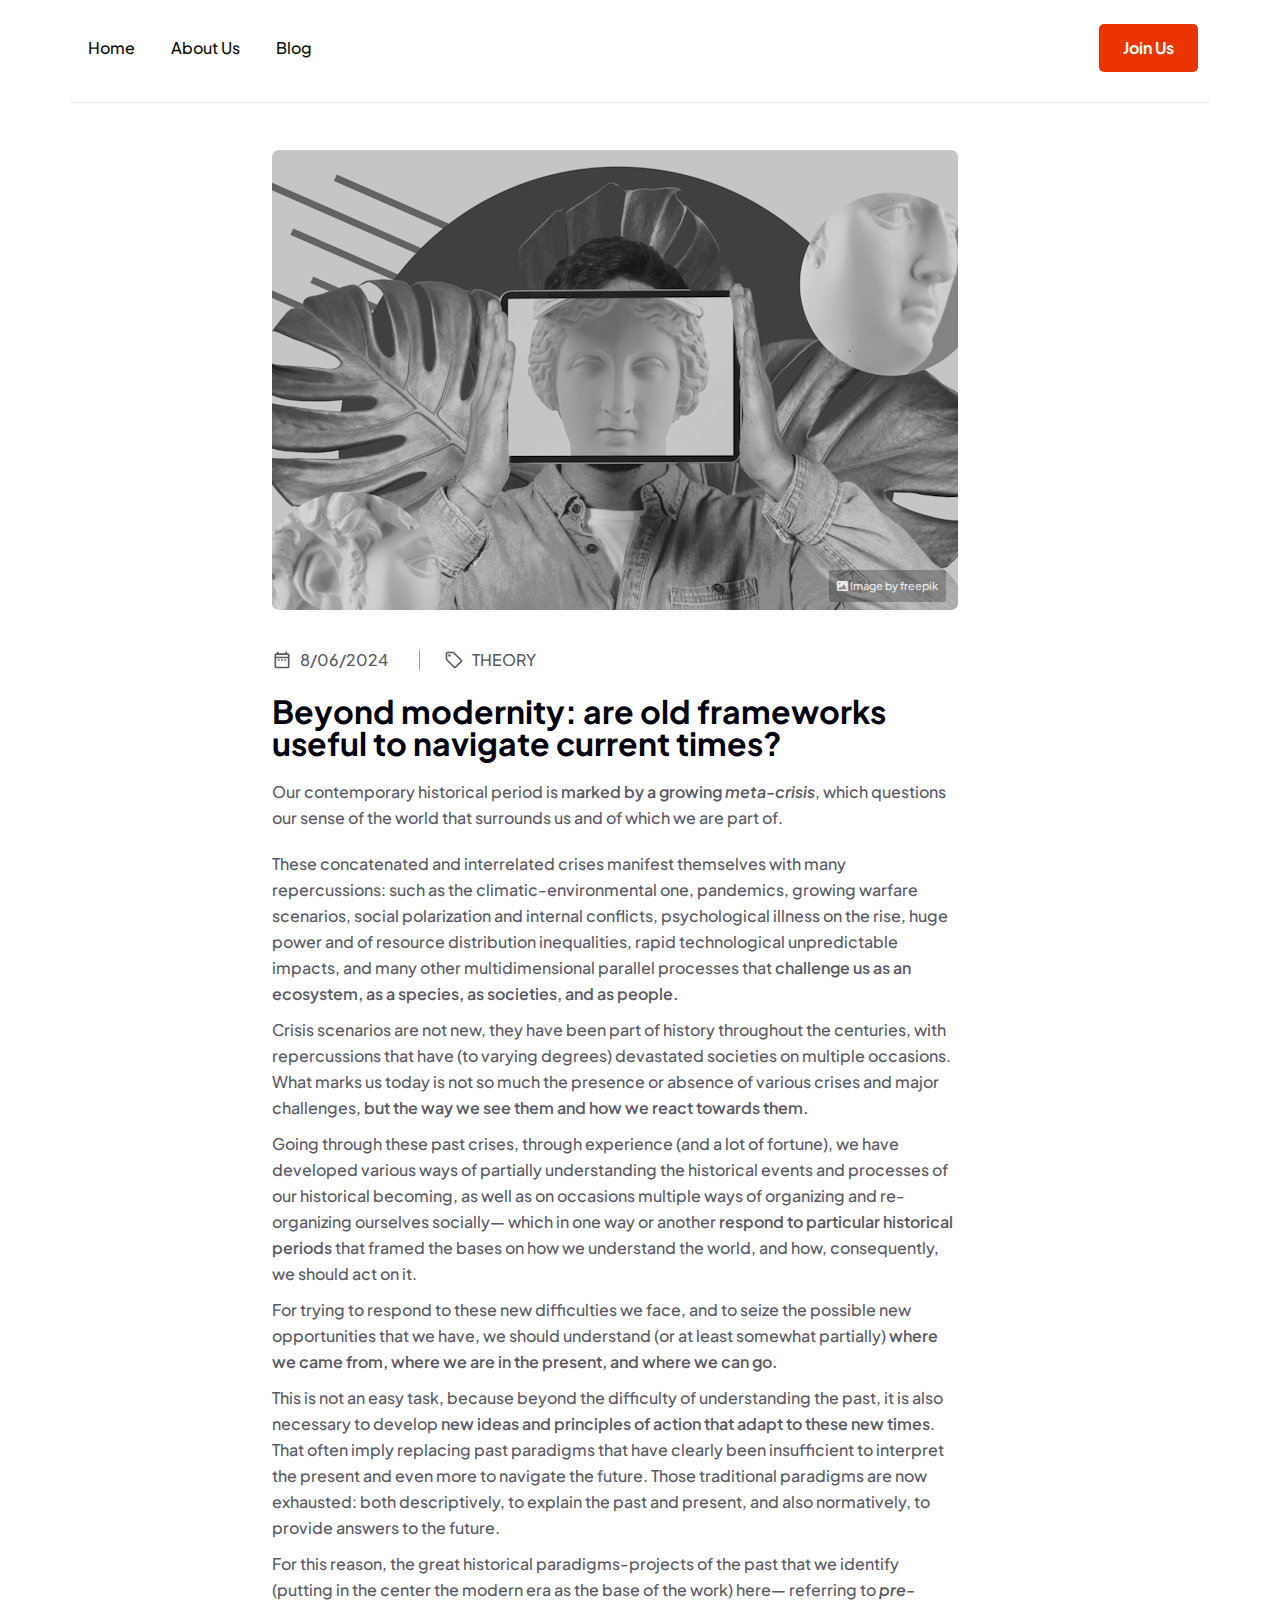
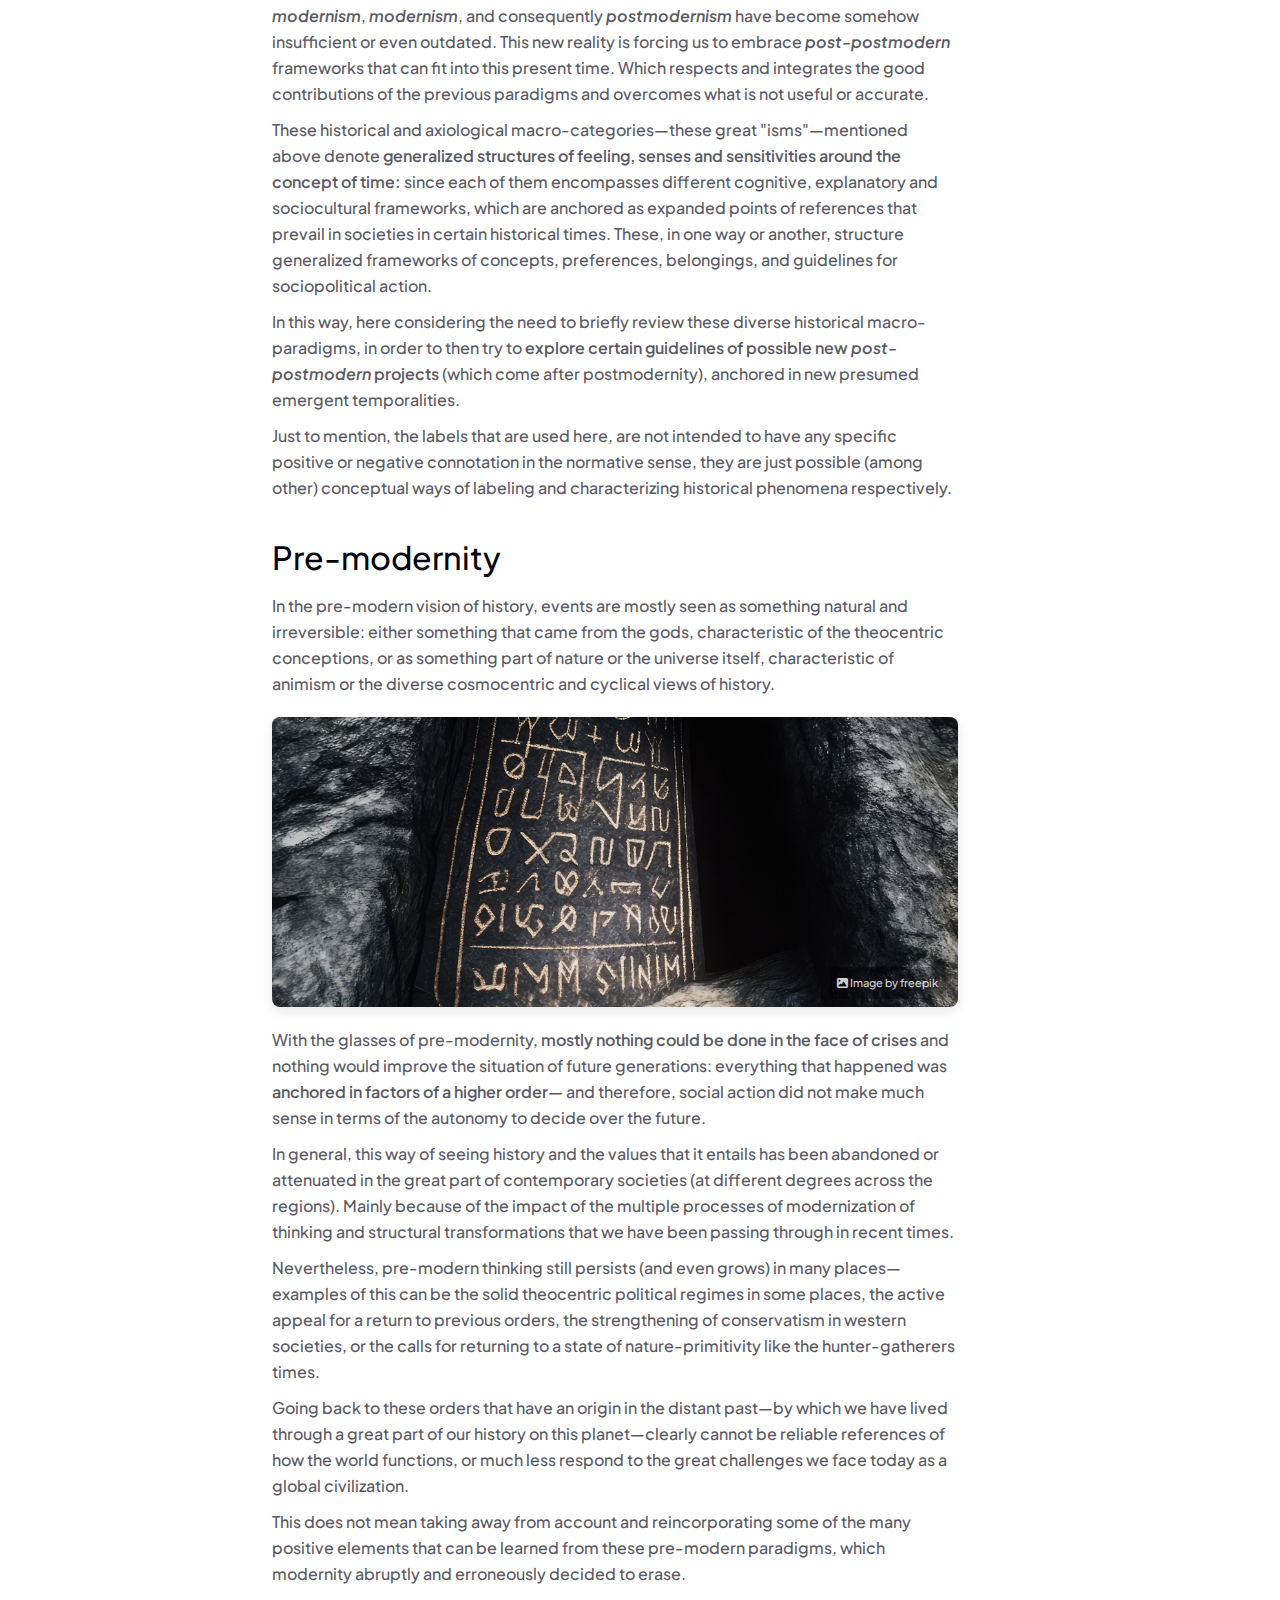
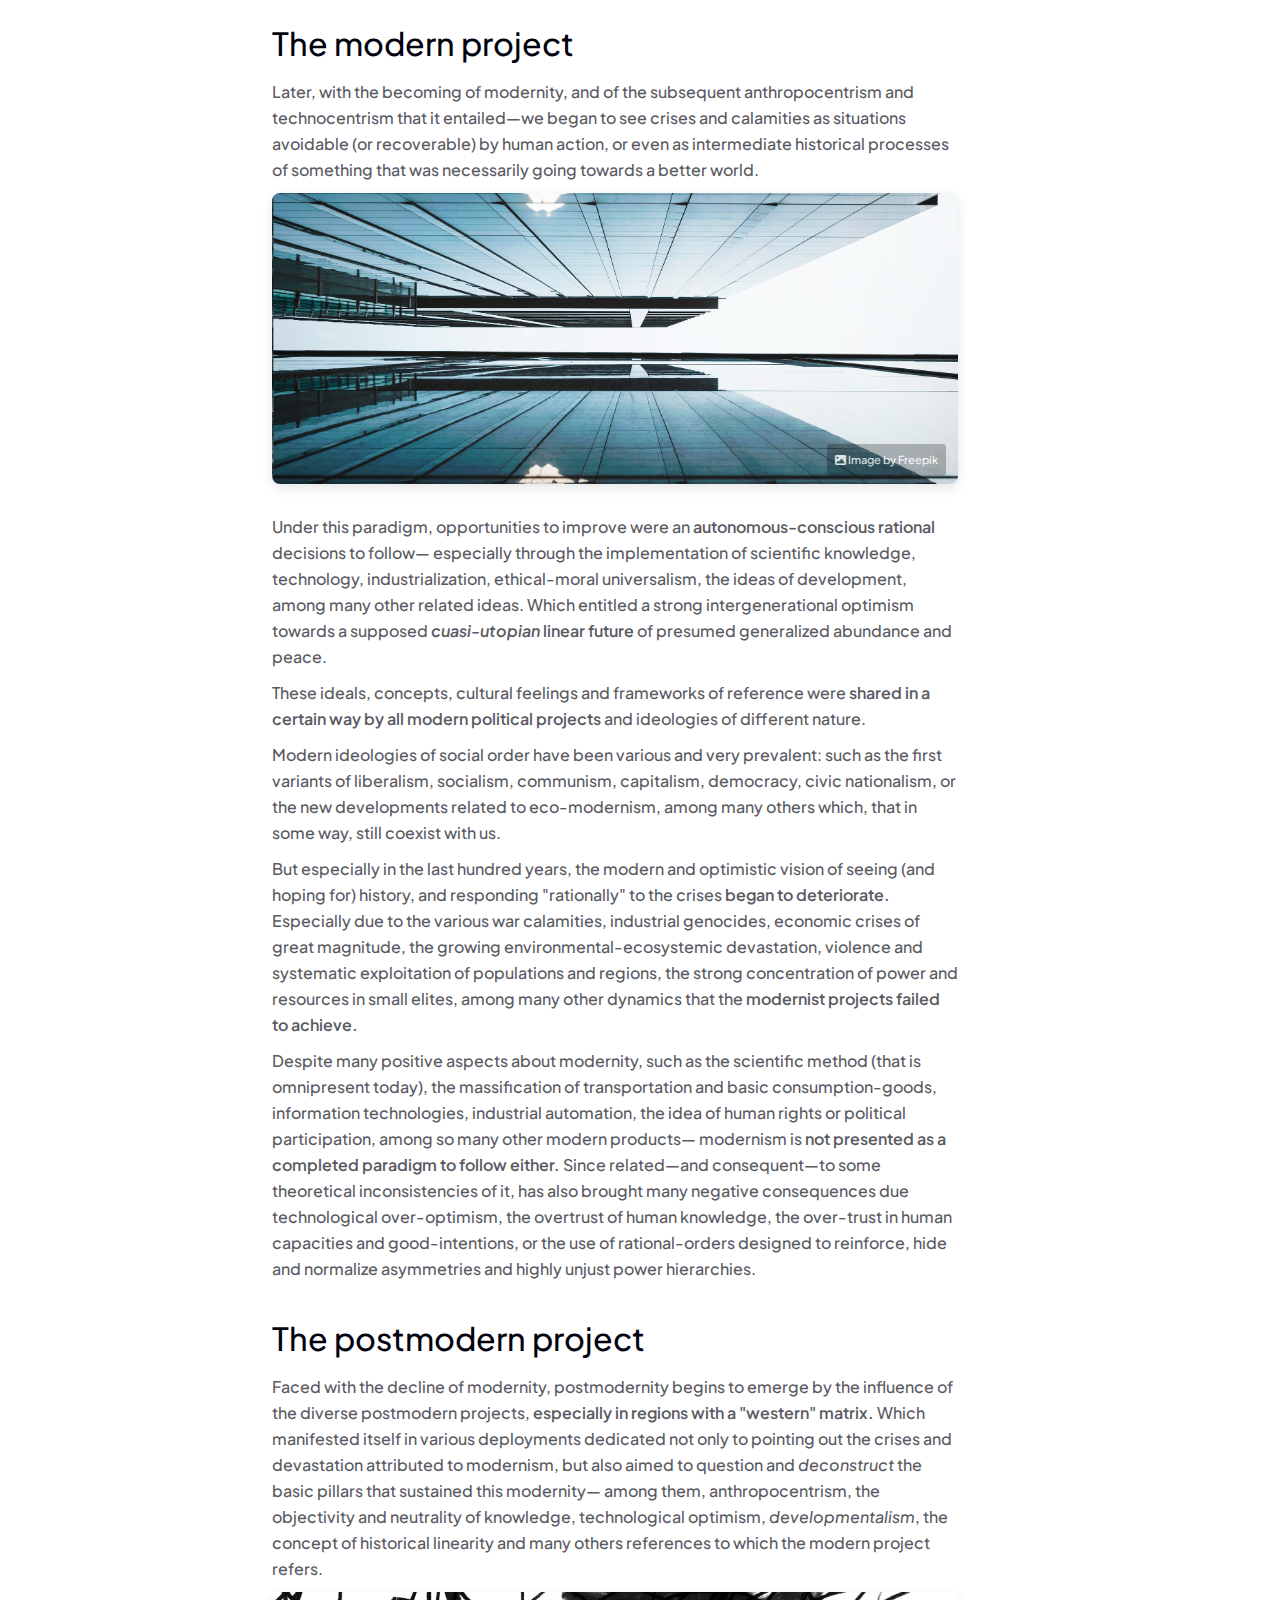
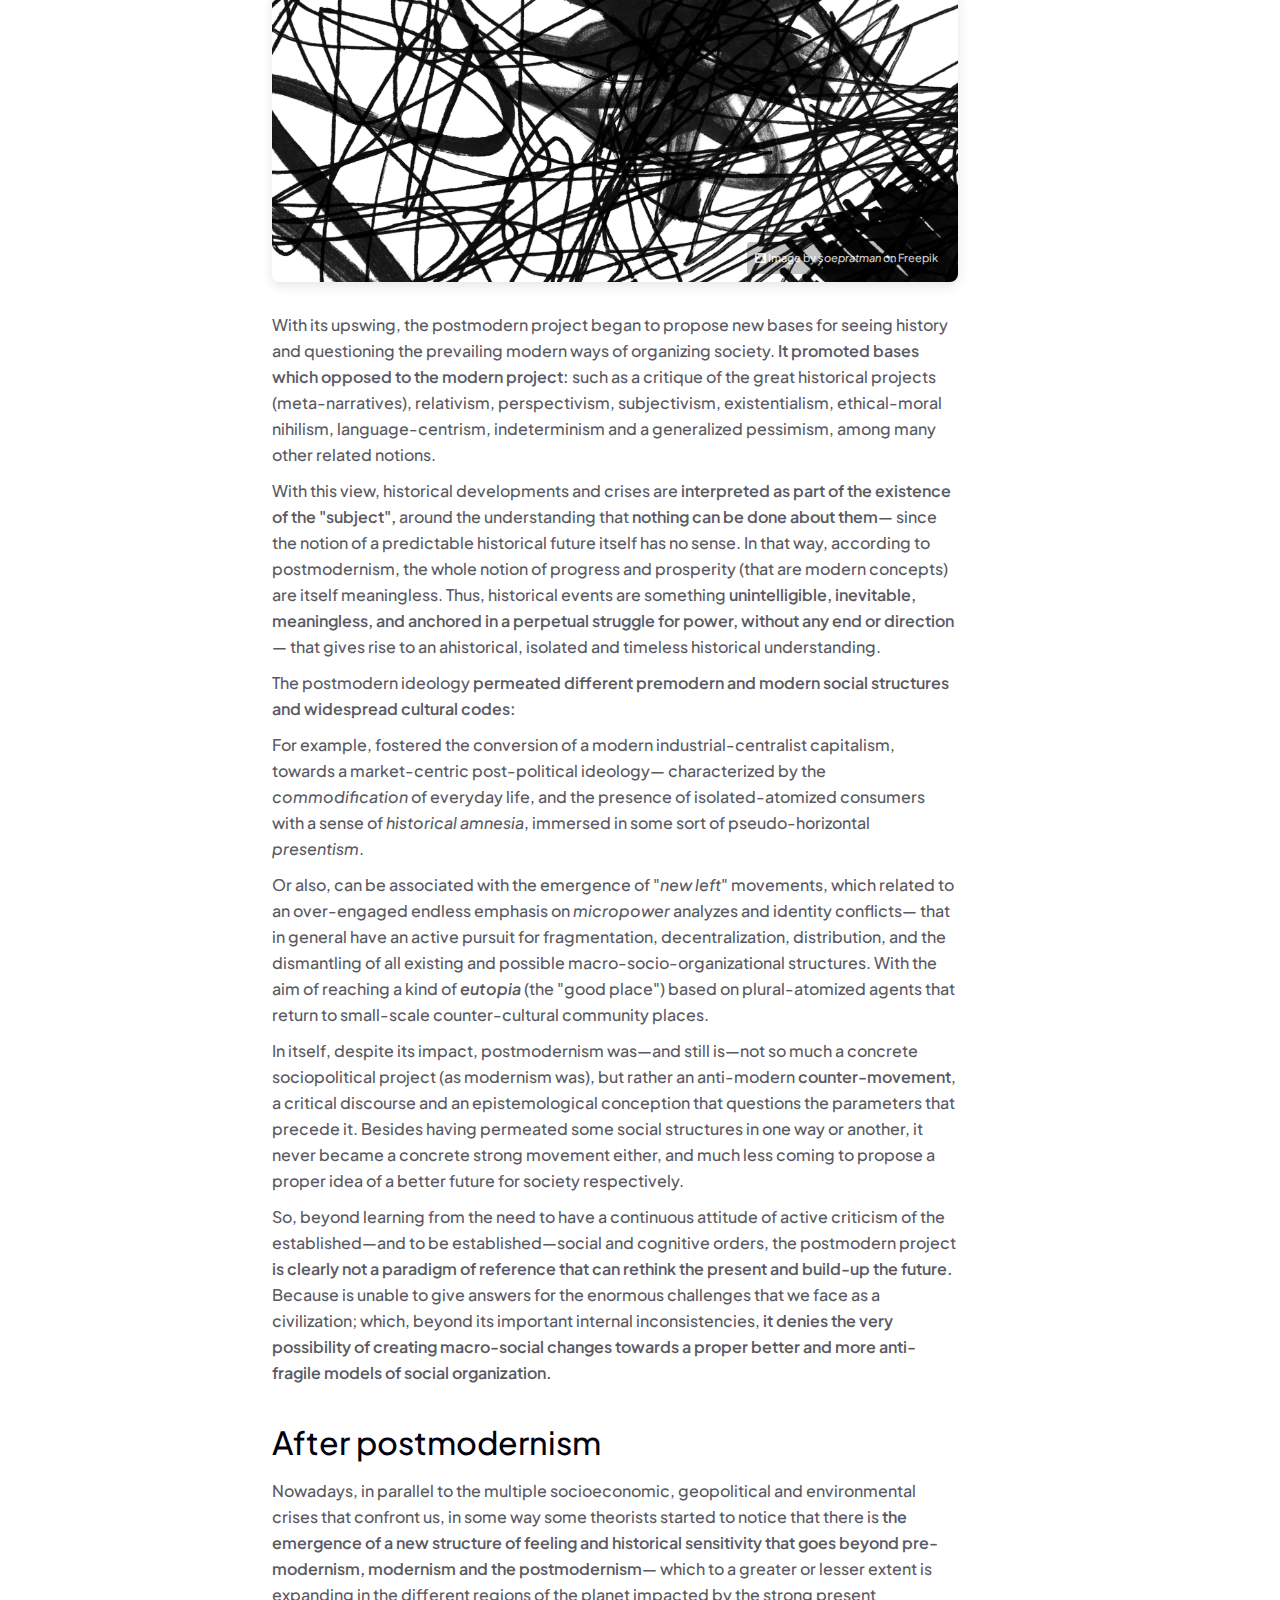
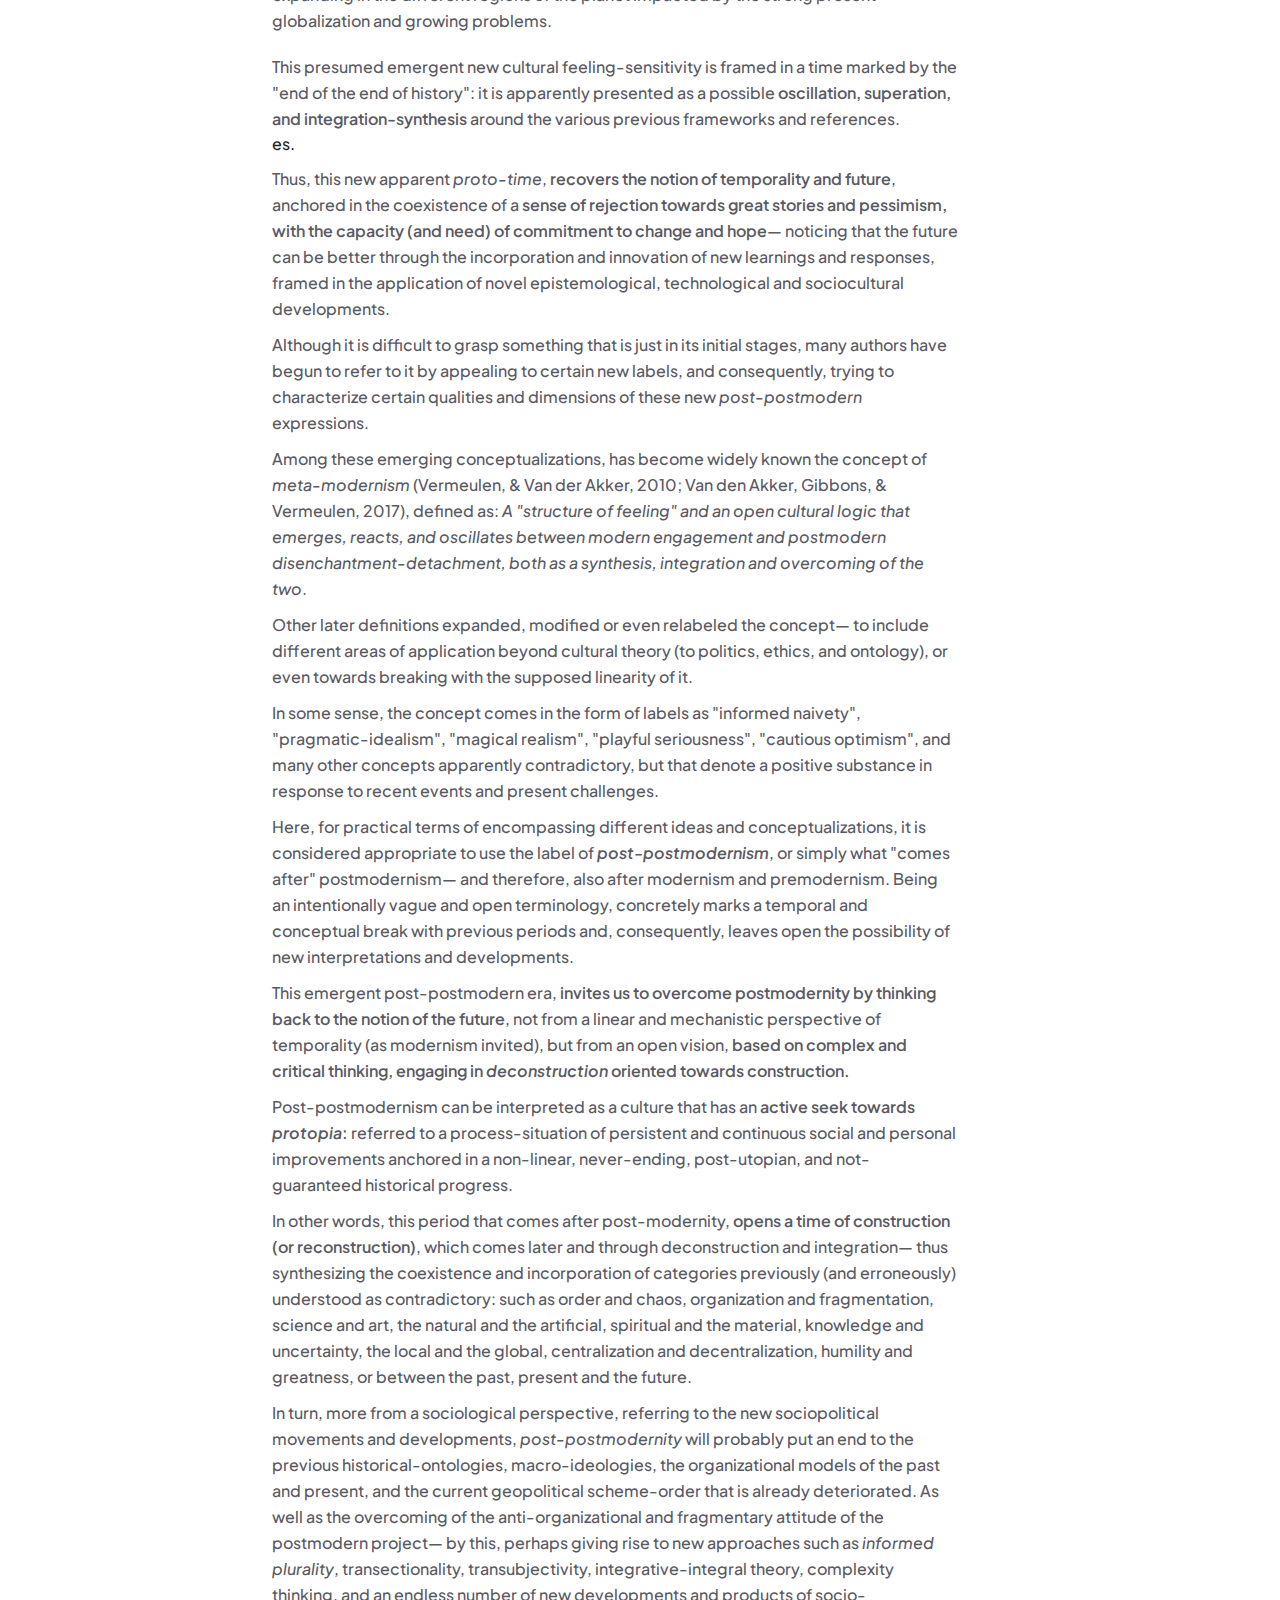
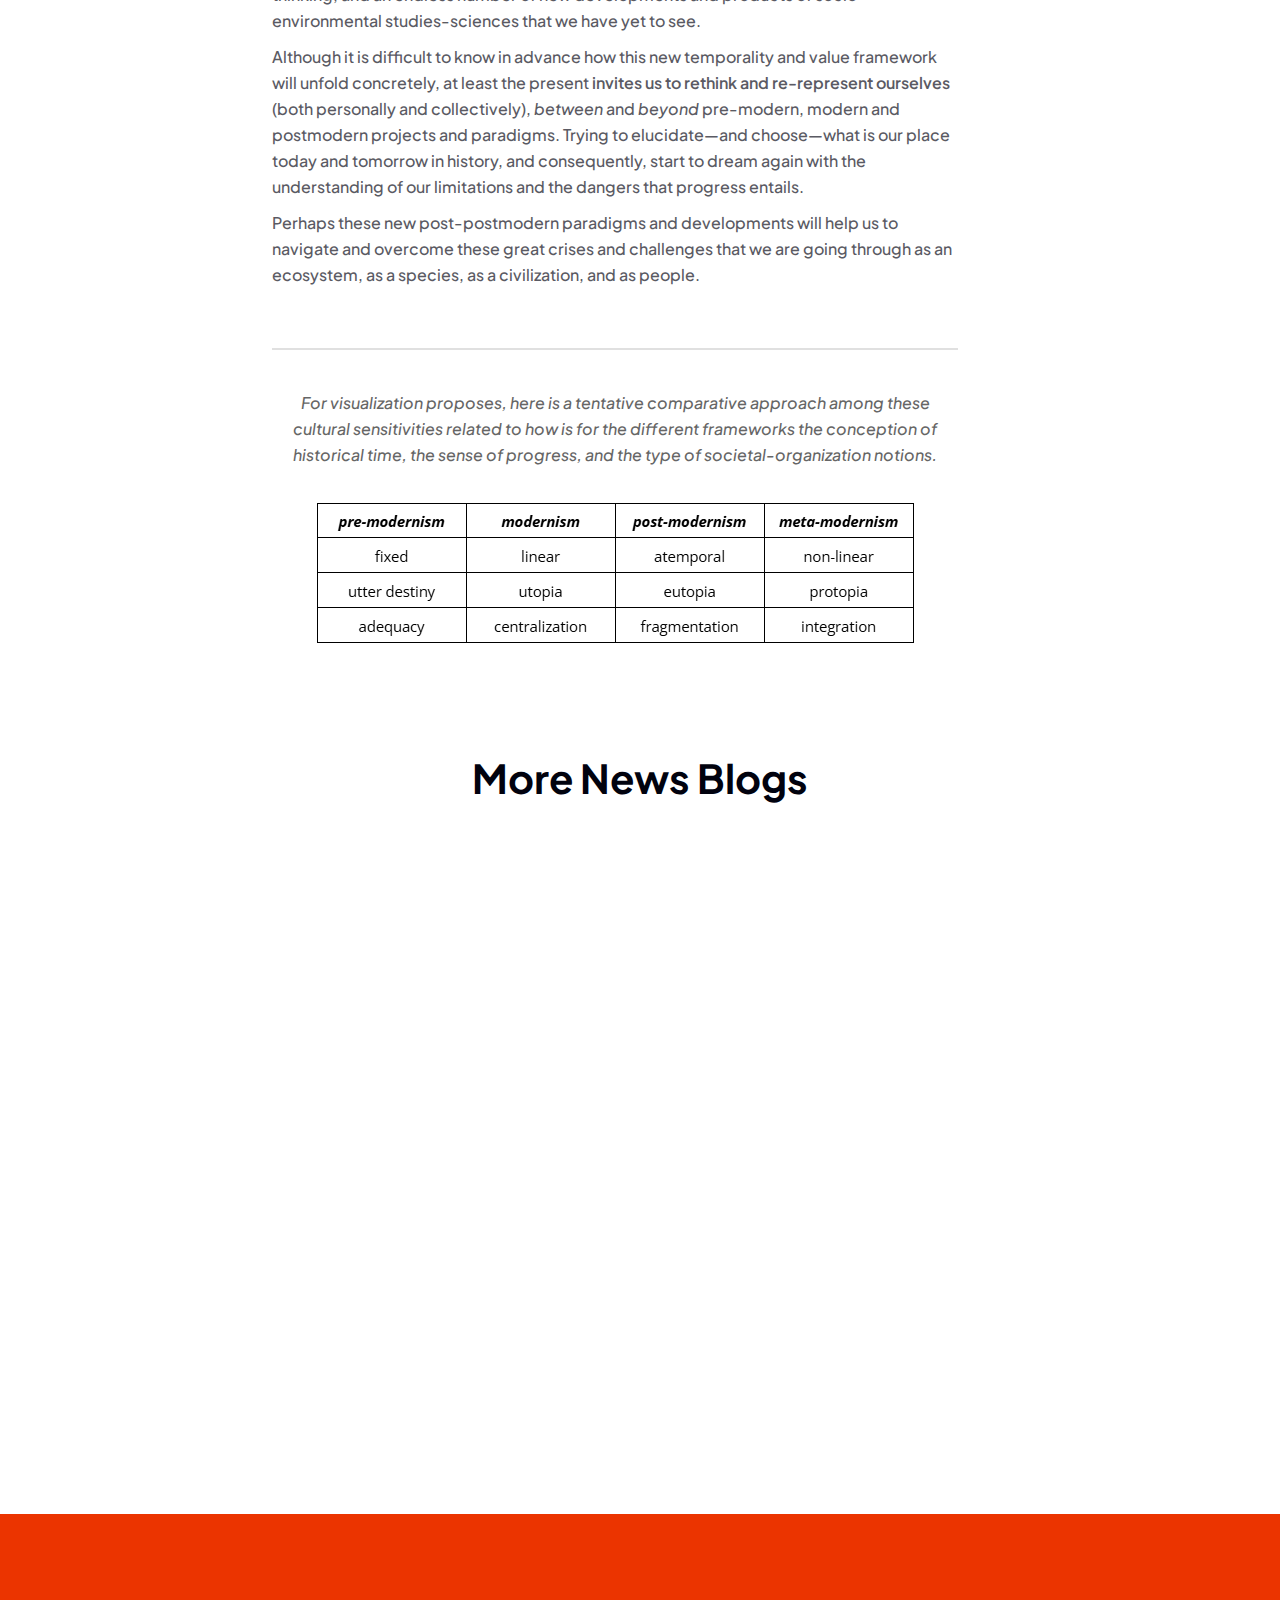
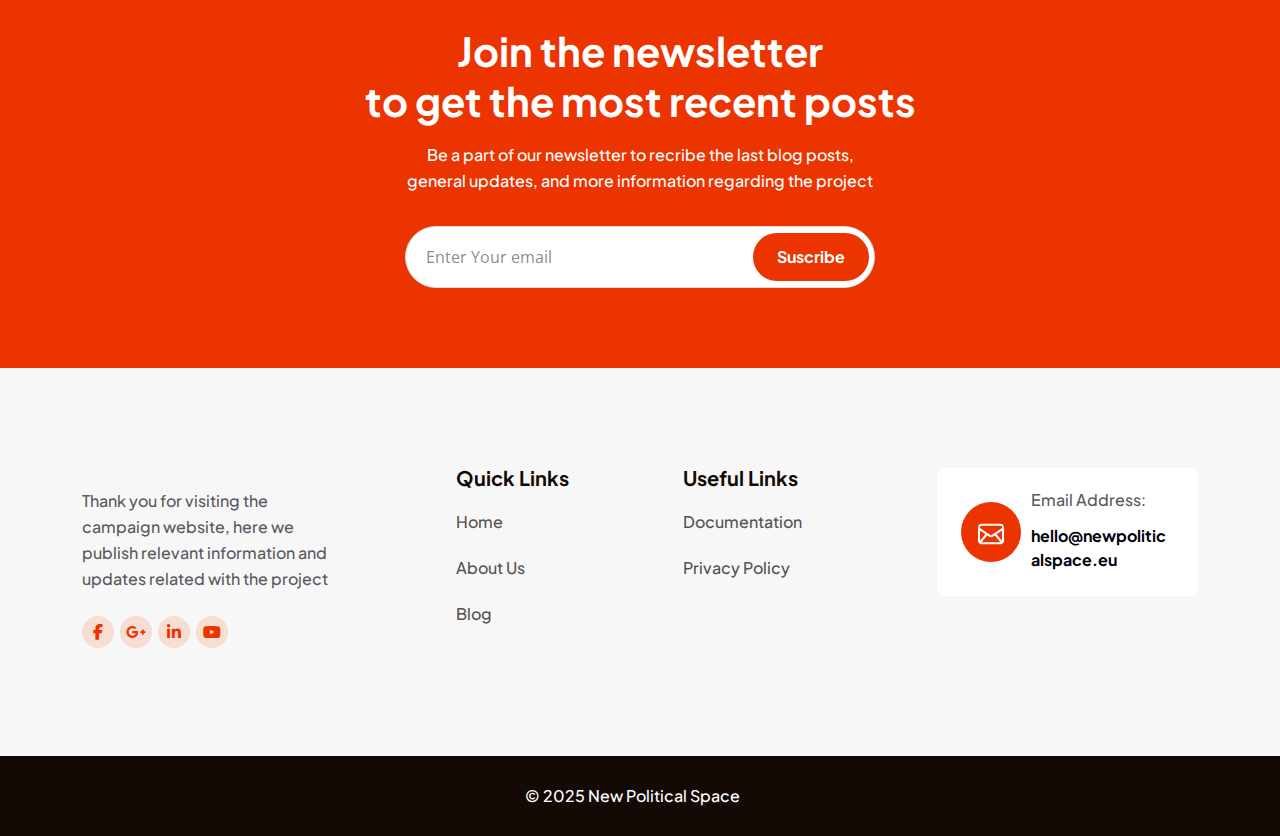
<file: blog/beyond-modernity-are-old-frameworks-useful-to-navigate-current-times.html>
<!DOCTYPE html>
<html lang="en">
<head>
    <meta charset="UTF-8">
    <meta name="viewport" content="width=device-width, initial-scale=1.0">
    <title>New Political Space || Beyond modernity: are old frameworks useful to navigate current times?</title>
    <!-- fav icon -->
    <link rel="shortcut icon" href="../assets/img/icon/po-fav-ic-1.1.svg">

    <!-- css file -->
     <link rel="stylesheet" href="../assets/css/bootstrap.min.css">
     <link rel="stylesheet" href="../assets/css/all.css">
     <link rel="stylesheet" href="../assets/css/magnific-popup.css">
     <link rel="stylesheet" href="../assets/css/slick-theme.css">
     <link rel="stylesheet" href="../assets/css/slick.css">
     <link rel="stylesheet" href="../assets/css/typography.css">
     <link rel="stylesheet" href="../assets/css/mobile-menu.css">
     <link rel="stylesheet" href="../assets/css/aos.css">
     <link rel="stylesheet" href="../assets/css/utility.css">
     <link rel="stylesheet" href="../assets/css/style.css">
     <link rel="stylesheet" href="../assets/css/responsive.css">
</head>
<body>

    <!-- preloader -->
    <div id="loading4">
            <div id="loading-center">
                <div id="loading-center-absolute">
                    <div class="object" id="object_one"></div>
                    <div class="object" id="object_two"></div>
                    <div class="object" id="object_three"></div>
                    <div class="object" id="object_four"></div>
                </div>
            </div>
        </div>
    <!-- header section start --> 
    <header>
        <div class="po-header-area-4 d-none d-lg-block stiky">
            <div class="container po-header-border">
                <div class="row align-items-center">
                  
                    <div class="col-lg-4 d-none d-lg-block">
                        <div class="po-main-menu po-main-menu-4 text-center">
                            <ul>
                                <li>
                                    <a href="../index.html">Home</a> 
                                 
                                </li>
                                <li>
                                    <a href="../about.html">About Us</a>
                                </li>

                                <li><a href="../blog.html">Blog</a></li>


                            </ul>
                        </div>
                    </div>
                    <div class="col-lg-8 col-md-6 col-6">
                        <div class="po-header-btn-3 text-end">
                            <a href="../joinus.html" class="po-btn-sec po-btn-sec-4">
                                <span class="po-btn-wrap">
                                    <span class="po-btn-y-1">Join Us</span>
                                    <span class="po-btn-y-2"><i class="fa-solid fa-user-plus"></i></span>
                                </span>
                            </a>
                        </div>
                    </div>
                </div>
            </div>
        </div>
     </header>
    <!-- header section end -->

    <!--=====Mobile header start=======-->
    <div class="mobile-header mobile-header-main d-block d-lg-none" style="position: fixed; top: 0; left: 0; right: 0; z-index: 1000; background: #fff; padding: 15px 0; box-shadow: 0 2px 10px rgba(0,0,0,0.1);">
        <div class="container-fluid">
          <div class="col-12">
            <div class="mobile-header-elements">
              <div class="mobile-logo">
                <a href="contact.html" class="po-btn-sec po-btn-sec-4">
                    <span class="po-btn-wrap">
                        <span class="po-btn-y-1">Join Us</span>
                        <span class="po-btn-y-2"><i class="fa-solid fa-user-plus"></i></span>
                    </span>
                </a>
              </div>
              <div class="mobile-nav-icon">
                <i class="fa-duotone fa-bars-staggered"></i>
              </div>
            </div>
          </div>
        </div>
      </div>
      
      <div class="mobile-sidebar d-block d-lg-none">

        <div class="menu-close">
          <i class="fa-solid fa-xmark"></i>
        </div>
        <div class="mobile-nav">
    
          <ul>
            <li class="has-dropdown"><a href="../index.html">Home </a> 
          </li>
          <li><a href="../about.html">About Us</a></li>
        <li><a href="../blog.html">Blog</a></li>

    </ul>
          <hr>


          <div class="contact-infos">

            <ul class="social-icon">
              <li><a href="#"><i class="fa-brands fa-linkedin-in"></i></a></li>
              <li><a href="#"><i class="fa-brands fa-x-twitter"></i></a></li>
              <li><a href="#"><i class="fa-brands fa-youtube"></i></a></li>
              <li><a href="#"><i class="fa-brands fa-instagram"></i></a></li>
         </ul>
          </div>

        </div>
      </div>

      <!--=====Mobile header end=======-->


    <main>
  

         <!-- left-sidebar -->
          <section class="po-left-sidebar pt-150 pb-70">
            <div class="container">
                <div class="row">
                    <div class="col-xl-8 mx-auto">
                        <div class="po-sidebar-details mr-50">
                            
                            <div class="po-sidebar-large-thumb" style="position: relative;">
                                <img class="w-100" src="../assets/img/blog/frame-large.png" alt="">
                                <a href="https://www.freepik.com/free-photo/five-senses-collage_35816314.htm" style="position: absolute; bottom: 8px; right: 12px; color: white; font-size: 11px; text-decoration: none; opacity: 0.8; background: rgba(0,0,0,0.3); padding: 4px 8px; border-radius: 3px;"><i class="fa-solid fa-image"></i> Image by freepik</a>
                            </div>

                            <!-- po-blg-auth -->
                             <div class="blg-cmnt pt-40">
                                

                                <div class="blg-sin-item">
                                    <div class="blg-sin-item-ic">
                                        <span><img src="../assets/img/icon/po-blg-dt.svg" alt=""></span>
                                    </div>
                                    <div class="blg-sin-item-conten">
                                        <h4>8/06/2024</h4>
                                    </div>
                                </div>

                                <div class="blg-sin-item">
                                    <div class="blg-sin-item-ic">
                                        <span><img src="../assets/img/icon/po-blg-tag.svg" alt=""></span>
                                    </div>
                                    <div class="blg-sin-item-conten">
                                        <h4>THEORY</h4>
                                    </div>
                                </div>

                                
                             </div>
                            

                            <div class="po-sidebar-text-1">
                                <h2 class="sec-title font-bold text-32 leading-32 pt-25 pb-20">Beyond modernity: are old frameworks useful to navigate current times?</h2>
                                <p class="leading-26 pb-10">Our contemporary historical period is <b>marked by a growing <em>meta-crisis</em></b>, which questions our sense of the world that surrounds us and of which we are part of.</p>
                                
                                <p class="leading-26 pt-10">These concatenated and interrelated crises manifest themselves with many repercussions: such as the climatic-environmental one, pandemics, growing warfare scenarios, social polarization and internal conflicts, psychological illness on the rise, huge power and of resource distribution inequalities, rapid technological unpredictable impacts, and many other multidimensional parallel processes that <b>challenge us as an ecosystem, as a species, as societies, and as people.</b></p>

                                <p class="leading-26 pt-10">Crisis scenarios are not new, they have been part of history throughout the centuries, with repercussions that have (to varying degrees) devastated societies on multiple occasions. What marks us today is not so much the presence or absence of various crises and major challenges, <b>but the way we see them and how we react towards them.</b></p>

                                <p class="leading-26 pt-10">Going through these past crises, through experience (and a lot of fortune), we have developed various ways of partially understanding the historical events and processes of our historical becoming, as well as on occasions multiple ways of organizing and re-organizing ourselves socially— which in one way or another <b>respond to particular historical periods</b> that framed the bases on how we understand the world, and how, consequently, we should act on it.</p>
                           
                                <p class="leading-26 pt-10">For trying to respond to these new difficulties we face, and to seize the possible new opportunities that we have, we should understand (or at least somewhat partially) <b>where we came from, where we are in the present, and where we can go.</b></p>

                                <p class="leading-26 pt-10">This is not an easy task, because beyond the difficulty of understanding the past, it is also necessary to develop <b>new ideas and principles of action that adapt to these new times</b>. That often imply replacing past paradigms that have clearly been insufficient to interpret the present and even more to navigate the future. Those traditional paradigms are now exhausted: both descriptively, to explain the past and present, and also normatively, to provide answers to the future.</p>

                                <p class="leading-26 pt-10">For this reason, the great historical paradigms-projects of the past that we identify (putting in the center the modern era as the base of the work) here— referring to <b><em>pre-modernism</em></b>, <b><em>modernism</em></b>, and consequently <b><em>postmodernism</em></b> have become somehow insufficient or even outdated. This new reality is forcing us to embrace <b><em>post-postmodern</em></b> frameworks that can fit into this present time. Which respects and integrates the good contributions of the previous paradigms and overcomes what is not useful or accurate.</p>
                           
                                <p class="leading-26 pt-10">These historical and axiological macro-categories—these great "isms"—mentioned above denote <b>generalized structures of feeling, senses and sensitivities around the concept of time:</b> since each of them encompasses different cognitive, explanatory and sociocultural frameworks, which are anchored as expanded points of references that prevail in societies in certain historical times. These, in one way or another, structure generalized frameworks of concepts, preferences, belongings, and guidelines for sociopolitical action.</p>

                                <p class="leading-26 pt-10">In this way, here considering the need to briefly review these diverse historical macro-paradigms, in order to then try to <b>explore certain guidelines of possible new <em>post-postmodern</em> projects</b> (which come after postmodernity), anchored in new presumed emergent temporalities.</p>

                                <p class="leading-26 pt-10">Just to mention, the labels that are used here, are not intended to have any specific positive or negative connotation in the normative sense, they are just possible (among other) conceptual ways of labeling and characterizing historical phenomena respectively.</p>
                            </div>

                            

                            <div class="po-sidebar-text-1">
                                <h3 class="sec-title font-bold text-32 leading-32 pt-40 pb-20"><b>Pre-modernity</b></h3>
                                <p class="leading-26 pb-20">In the pre-modern vision of history, events are mostly seen as something natural and irreversible: either something that came from the gods, characteristic of the theocentric conceptions, or as something part of nature or the universe itself, characteristic of animism or the diverse cosmocentric and cyclical views of history.</p>
                                
                                <div style="position: relative; margin: 0 0 20px 0; border-radius: 8px; overflow: hidden; box-shadow: 0 4px 12px rgba(0,0,0,0.1);">
                                    <img src="../assets/img/blog/portal2.png" alt="Pre-modernity image" style="max-width: 100%; height: auto; display: block; width: 100%;">
                                    <a href="https://www.freepik.com/free-ai-image/archaeological-cave-paintings_297166607.htm" style="position: absolute; bottom: 8px; right: 12px; color: white; font-size: 11px; text-decoration: none; opacity: 0.8; background: rgba(0,0,0,0.3); padding: 4px 8px; border-radius: 3px;"><i class="fa-solid fa-image"></i> Image by freepik</a>
                                </div>

                                <p class="leading-26">With the glasses of pre-modernity, <b>mostly nothing could be done in the face of crises</b> and nothing would improve the situation of future generations: everything that happened was <b>anchored in factors of a higher order</b>— and therefore, social action did not make much sense in terms of the autonomy to decide over the future.</p>
                                
                                <p class="leading-26 pt-10">In general, this way of seeing history and the values ​​that it entails has been abandoned or attenuated in the great part of contemporary societies (at different degrees across the regions). Mainly because of the impact of the multiple processes of modernization of thinking and structural transformations that we have been passing through in recent times.</p>

                                <p class="leading-26 pt-10">Nevertheless, pre-modern thinking still persists (and even grows) in many places—examples of this can be the solid theocentric political regimes in some places, the active appeal for a return to previous orders, the strengthening of conservatism in western societies, or the calls for returning to a state of nature-primitivity like the hunter-gatherers times.</p>

                                <p class="leading-26 pt-10">Going back to these orders that have an origin in the distant past—by which we have lived through a great part of our history on this planet—clearly cannot be reliable references of how the world functions, or much less respond to the great challenges we face today as a global civilization.</p>

                                <p class="leading-26 pt-10">This does not mean taking away from account and reincorporating some of the many positive elements that can be learned from these pre-modern paradigms, which modernity abruptly and erroneously decided to erase.</p>
                            </div>

                            <div class="po-sidebar-text-1">
                                <h3 class="sec-title font-bold text-32 leading-32 pt-40 pb-20"><b>The modern project</b></h3>
                                <p class="leading-26 pb-10">Later, with the becoming of modernity, and of the subsequent anthropocentrism and technocentrism that it entailed—we began to see crises and calamities as situations avoidable (or recoverable) by human action, or even as intermediate historical processes of something that was necessarily going towards a better world.</p>

                                <div style="position: relative; margin: 0 0 20px 0; border-radius: 8px; overflow: hidden; box-shadow: 0 4px 12px rgba(0,0,0,0.1);">
                                    <img src="../assets/img/blog/buildings2.png" alt="Pre-modernity image" style="max-width: 100%; height: auto; display: block; width: 100%;">
                                    <a href="https://www.freepik.com/free-photo/low-view-modern-skyscrapers-office-buildings_12396195.htm#fromView=search&page=4&position=2&uuid=5b91f032-778f-453d-a08f-b1d66d52eb68&query=modernity" style="position: absolute; bottom: 8px; right: 12px; color: white; font-size: 11px; text-decoration: none; opacity: 0.8; background: rgba(0,0,0,0.3); padding: 4px 8px; border-radius: 3px;"><i class="fa-solid fa-image"></i> Image by Freepik</a>
                                </div>

                                <p class="leading-26 pt-10">Under this paradigm, opportunities to improve were an <b>autonomous-conscious rational</b> decisions to follow— especially through the implementation of scientific knowledge, technology, industrialization, ethical-moral universalism, the ideas of development, among many other related ideas. Which entitled a strong intergenerational optimism towards a supposed <b><em>cuasi-utopian</em></b> <b>linear future</b> of presumed generalized abundance and peace.</p>

                                <p class="leading-26 pt-10">These ideals, concepts, cultural feelings and frameworks of reference were <b>shared in a certain way by all modern political projects</b> and ideologies of different nature.</p>

                                <p class="leading-26 pt-10">Modern ideologies of social order have been various and very prevalent: such as the first variants of liberalism, socialism, communism, capitalism, democracy, civic nationalism, or the new developments related to eco-modernism, among many others which, that in some way, still coexist with us.</p>

                                <p class="leading-26 pt-10">But especially in the last hundred years, the modern and optimistic vision of seeing (and hoping for) history, and responding "rationally" to the crises <b>began to deteriorate.</b> Especially due to the various war calamities, industrial genocides, economic crises of great magnitude, the growing environmental-ecosystemic devastation, violence and systematic exploitation of populations and regions, the strong concentration of power and resources in small elites, among many other dynamics that the <b>modernist projects failed to achieve.</b></p>

                                <p class="leading-26 pt-10">Despite many positive aspects about modernity, such as the scientific method (that is omnipresent today), the massification of transportation and basic consumption-goods, information technologies, industrial automation, the idea of ​​human rights or political participation, among so many other modern products— modernism is <b>not presented as a completed paradigm to follow either.</b> Since related—and consequent—to some theoretical inconsistencies of it, has also brought many negative consequences due technological over-optimism, the overtrust of human knowledge, the over-trust in human capacities and good-intentions, or the use of rational-orders designed to reinforce, hide and normalize asymmetries and highly unjust power hierarchies.</p>
                            </div>

                            <div class="po-sidebar-text-1">
                                <h3 class="sec-title font-bold text-32 leading-32 pt-40 pb-20"><b>The postmodern project</b></h3>
                                <p class="leading-26 pb-10">Faced with the decline of modernity, postmodernity begins to emerge by the influence of the diverse postmodern projects, <b>especially in regions with a "western" matrix.</b> Which manifested itself in various deployments dedicated not only to pointing out the crises and devastation attributed to modernism, but also aimed to question and <em>deconstruct</em> the basic pillars that sustained this modernity— among them, anthropocentrism, the objectivity and neutrality of knowledge, technological optimism, <em>developmentalism</em>, the concept of historical linearity and many others references to which the modern project refers.</p>

                                 <div style="position: relative; margin: 0 0 20px 0; border-radius: 8px; overflow: hidden; box-shadow: 0 4px 12px rgba(0,0,0,0.1);">
                                    <img src="../assets/img/blog/chaos.png" alt="Pre-modernity image" style="max-width: 100%; height: auto; display: block; width: 100%;">
                                    <a href="https://www.freepik.com/free-vector/abstract-scribble-background_386298368.htm" style="position: absolute; bottom: 8px; right: 12px; color: white; font-size: 11px; text-decoration: none; opacity: 0.8; background: rgba(0,0,0,0.3); padding: 4px 8px; border-radius: 3px;"><i class="fa-solid fa-image"></i> Image by <i>soepratman</i> on Freepik </a>
                                </div>

                                <p class="leading-26 pt-10">With its upswing, the postmodern project began to propose new bases for seeing history and questioning the prevailing modern ways of organizing society. <b>It promoted bases which opposed to the modern project:</b> such as a critique of the great historical projects (meta-narratives), relativism, perspectivism, subjectivism, existentialism, ethical-moral nihilism, language-centrism, indeterminism and a generalized pessimism, among many other related notions.</p>

                                <p class="leading-26 pt-10">With this view, historical developments and crises are <b>interpreted as part of the existence of the "subject",</b> around the understanding that <b>nothing can be done about them</b>— since the notion of a predictable historical future itself has no sense. In that way, according to postmodernism, the whole notion of progress and prosperity (that are modern concepts) are itself meaningless. Thus, historical events are something <b>unintelligible, inevitable, meaningless, and anchored in a perpetual struggle for power, without any end or direction</b>— that gives rise to an ahistorical, isolated and timeless historical understanding.</p>

                                <p class="leading-26 pt-10">The postmodern ideology <b>permeated different premodern and modern social structures and widespread cultural codes:</b></p>

                                <p class="leading-26 pt-10">For example, fostered the conversion of a modern industrial-centralist capitalism, towards a market-centric post-political ideology— characterized by the <em>commodification</em> of everyday life, and the presence of isolated-atomized consumers with a sense of <em>historical amnesia</em>, immersed in some sort of pseudo-horizontal <em>presentism</em>.</p>

                                <p class="leading-26 pt-10">Or also, can be associated with the emergence of "<em>new left</em>" movements, which related to an over-engaged endless emphasis on <em>micropower</em> analyzes and identity conflicts— that in general have an active pursuit for fragmentation, decentralization, distribution, and the dismantling of all existing and possible macro-socio-organizational structures. With the aim of reaching a kind of <b><em>eutopia</em></b> (the "good place") based on plural-atomized agents that return to small-scale counter-cultural community places.</p>

                                <p class="leading-26 pt-10">In itself, despite its impact, postmodernism was—and still is—not so much a concrete sociopolitical project (as modernism was), but rather an anti-modern <b>counter-movement</b>, a critical discourse and an epistemological conception that questions the parameters that precede it. Besides having permeated some social structures in one way or another, it never became a concrete strong movement either, and much less coming to propose a proper idea of ​​a better future for society respectively.</p>

                                <p class="leading-26 pt-10">So, beyond learning from the need to have a continuous attitude of active criticism of the established—and to be established—social and cognitive orders, the postmodern project <b>is clearly not a paradigm of reference that can rethink the present and build-up the future.</b> Because is unable to give answers for the enormous challenges that we face as a civilization; which, beyond its important internal inconsistencies, <b>it denies the very possibility of creating macro-social changes towards a proper better and more anti-fragile models of social organization.</b></p>
                            </div>

                            <div class="po-sidebar-text-1">
                                <h3 class="sec-title font-bold text-32 leading-32 pt-40 pb-20"><b>After postmodernism</b></h3>
                                <p class="leading-26 pb-10">Nowadays, in parallel to the multiple socioeconomic, geopolitical and environmental crises that confront us, in some way some theorists started to notice that there is <b>the emergence of a new structure of feeling and historical sensitivity that goes beyond pre-modernism, modernism and the postmodernism</b>— which to a greater or lesser extent is expanding in the different regions of the planet impacted by the strong present globalization and growing problems.</p>

                                <p class="leading-26 pt-10">This presumed emergent new cultural feeling-sensitivity is framed in a time marked by the "end of the end of history": it is apparently presented as a possible <b>oscillation, superation, and integration-synthesis</b> around the various previous frameworks and references.</p>es.</p>

                                <p class="leading-26 pt-10">Thus, this new apparent <em>proto-time</em>, <b>recovers the notion of temporality and future</b>, anchored in the coexistence of a <b>sense of rejection towards great stories and pessimism, with the capacity (and need) of commitment to change and hope</b>— noticing that the future can be better through the incorporation and innovation of new learnings and responses, framed in the application of novel epistemological, technological and sociocultural developments.</p>

                                <p class="leading-26 pt-10">Although it is difficult to grasp something that is just in its initial stages, many authors have begun to refer to it by appealing to certain new labels, and consequently, trying to characterize certain qualities and dimensions of these new <em>post-postmodern</em> expressions.</p>

                                <p class="leading-26 pt-10">Among these emerging conceptualizations, has become widely known the concept of <em>meta-modernism</em> (Vermeulen, & Van der Akker, 2010; Van den Akker, Gibbons, & Vermeulen, 2017), defined as: <em>A "structure of feeling" and an open cultural logic that emerges, reacts, and oscillates between modern engagement and postmodern disenchantment-detachment, both as a synthesis, integration and overcoming of the two</em>.</p>

                                <p class="leading-26 pt-10">Other later definitions expanded, modified or even relabeled the concept— to include different areas of application beyond cultural theory (to politics, ethics, and ontology), or even towards breaking with the supposed linearity of it.</p>

                                <p class="leading-26 pt-10">In some sense, the concept comes in the form of labels as "informed naivety", "pragmatic-idealism", "magical realism", "playful seriousness", "cautious optimism", and many other concepts apparently contradictory, but that denote a positive substance in response to recent events and present challenges.</p>



                                <p class="leading-26 pt-10">Here, for practical terms of encompassing different ideas and conceptualizations, it is considered appropriate to use the label of <b><em>post-postmodernism</em></b>, or simply what "comes after" postmodernism— and therefore, also after modernism and premodernism. Being an intentionally vague and open terminology, concretely marks a temporal and conceptual break with previous periods and, consequently, leaves open the possibility of new interpretations and developments.</p>

                                <p class="leading-26 pt-10">This emergent post-postmodern era, <b>invites us to overcome postmodernity by thinking back to the notion of the future</b>, not from a linear and mechanistic perspective of temporality (as modernism invited), but from an open vision, <b>based on complex and critical thinking, engaging in <em>deconstruction</em> oriented towards construction.</b></p>

                                <p class="leading-26 pt-10">Post-postmodernism can be interpreted as a culture that has an <b>active seek towards <em>protopia</em>:</b> referred to a process-situation of persistent and continuous social and personal improvements anchored in a non-linear, never-ending, post-utopian, and not-guaranteed historical progress.</p>

                                <p class="leading-26 pt-10">In other words, this period that comes after post-modernity, <b>opens a time of construction (or reconstruction)</b>, which comes later and through deconstruction and integration— thus synthesizing the coexistence and incorporation of categories previously (and erroneously) understood as contradictory: such as order and chaos, organization and fragmentation, science and art, the natural and the artificial, spiritual and the material, knowledge and uncertainty, the local and the global, centralization and decentralization, humility and greatness, or between the past, present and the future.</p>

                                <p class="leading-26 pt-10">In turn, more from a sociological perspective, referring to the new sociopolitical movements and developments, <em>post-postmodernity</em> will probably put an end to the previous historical-ontologies, macro-ideologies, the organizational models of the past and present, and the current geopolitical scheme-order that is already deteriorated. As well as the overcoming of the anti-organizational and fragmentary attitude of the postmodern project— by this, perhaps giving rise to new approaches such as <em>informed plurality</em>, transectionality, transubjectivity, integrative-integral theory, complexity thinking, and an endless number of new developments and products of socio-environmental studies-sciences that we have yet to see.</p>

                                <p class="leading-26 pt-10">Although it is difficult to know in advance how this new temporality and value framework will unfold concretely, at least the present <b>invites us to rethink and re-represent ourselves</b> (both personally and collectively), <em>between</em> and <em>beyond</em> pre-modern, modern and postmodern projects and paradigms. Trying to elucidate—and choose—what is our place today and tomorrow in history, and consequently, start to dream again with the understanding of our limitations and the dangers that progress entails.</p>

                                <p class="leading-26 pt-10">Perhaps these new post-postmodern paradigms and developments will help us to navigate and overcome these great crises and challenges that we are going through as an ecosystem, as a species, as a civilization, and as people.</p>
                            </div>

                            <div class="po-sidebar-text-1" style="margin-top: 60px; padding-top: 40px; border-top: 2px solid #e0e0e0;">
                                <p class="leading-26 pb-30" style="text-align: center; font-style: italic; color: #666;">For visualization proposes, here is a tentative comparative approach among these cultural sensitivities related to how is for the different frameworks the conception of historical time, the sense of progress, and the type of societal-organization notions.</p>
                                <div style="text-align: center; margin: 0 auto;">
                                    <img src="../assets/img/blog/table.png" alt="Comparative framework table" style="max-width: 100%; height: auto; display: inline-block;">
                                </div>
                            </div>

                            <div class="po-space-top"></div>
                            <div class="po-event-quote d-none">
                                <p class="po-about-quote rounded-7 leading-26">
                                    In this section, we provide detailed news coverage that goes beyond the surface explore <br> the underlying issues and implications. Each article is thoughtfully crafted to offer a deeper understanding of the events and decisions that are shaping our campaign and community.
                                </p>
                            </div>

                        </div>
                    </div>
                </div>
            </div>
          </section>

         <section class="po-ser-sec pb-70">
            <div class="container">
                <div class="po-more-tile text-center mb-60">
                    <h2 class="sec-title font-bold text-40 leading-40">More News Blogs</h2>
                </div>
                <div class="row">
                    <div class="col-xl-4 col-md-6 mb-30">
                        <div class="po-single-blg-4 relative z-1 gray-bg-4 overflow-hidden rounded-7 aos-init aos-animate" data-aos="fade-right" data-aos-duration="800">
                            
                           <a href="blog-single.html"> <img class="blg-img-4 w-100" src="../assets/img/blog/frame-thumb.png" alt=""></a>
                            <div class="po-blog-content-3">
                                
                                <div class="po-blg-con-4">
                                    <div class="po-blg-meta-4">
                                        <ul>
                                            <li><a href="#" class="po-blg-meta-text">THEORY</a></li>
                                            <li><a href="#" class="po-blg-meta-date">Nov 12, 2025</a></li>
                                        </ul>
                                    </div>
                                    <h3 class="sec-title-4 font-bold text-20 leading-28 pt-16"><a href="blog/beyond-modernity-are-old-frameworks-useful-to-navigate-current-times.html">Beyond modernity: are old frameworks useful to navigate current times?</a></h3>
                                    <p class="leading-26 pt-16 pb-18">A historical-political essay on meta-modernism</p>
                                    <a href="blog-single.html" class="blog-read-more4 font-bold text-16 leading-16">Read More <span><i class="fa-solid fa-arrow-right"></i></span></a>
                                </div>
                            </div>
                        </div>
                    </div>
                    <!-- single blog end -->
                    <!-- single blog item -->
                    <!-- single blog item -->
                    <div class="col-xl-4 col-md-6 mb-30">
                        <div class="po-single-blg-4 relative z-1 gray-bg-4 overflow-hidden rounded-7 aos-init aos-animate" data-aos="fade-up" data-aos-duration="1100">
                           <a href="blog-single.html"><img class="blg-img-4 w-100" src="../assets/img/blog/shape.png" alt=""></a>
                            <div class="po-blog-content-3">
                                <div class="po-blg-con-4">
                                    <div class="po-blg-meta-4">
                                        <ul>
                                            <li><a href="#" class="po-blg-meta-text">THEORY</a></li>
                                            <li><a href="#" class="po-blg-meta-date">Aug 21,2024</a></li>
                                        </ul>
                                    </div>
                                    <h3 class="sec-title-4 font-bold text-20 leading-28 pt-16"><a href="blog-single.html">Towards a New Political Space: an insight for the present</a></h3>
                                    <p class="leading-26 pt-16 pb-18">Whether you looking for in-depth articles or quick updates</p>
                                    <a href="blog-single.html" class="blog-read-more4 font-bold text-16 leading-16">Read More <span><i class="fa-solid fa-arrow-right"></i></span></a>
                                </div>
                            </div>
                        </div>
                    </div>
                    <!-- single blog end -->
                    <!-- single blog end -->
                    <!-- single blog item -->
                    <div class="col-xl-4 col-md-6 mb-30">
                        <div class="po-single-blg-4 relative z-1 gray-bg-4 overflow-hidden rounded-7 aos-init aos-animate" data-aos="fade-up" data-aos-duration="1100">
                           <a href="blog-single.html"><img class="blg-img-4 w-100" src="../assets/img/blog/shape.png" alt=""></a>
                            <div class="po-blog-content-3">
                                <div class="po-blg-con-4">
                                    <div class="po-blg-meta-4">
                                        <ul>
                                            <li><a href="#" class="po-blg-meta-text">THEORY</a></li>
                                            <li><a href="#" class="po-blg-meta-date">Aug 21,2024</a></li>
                                        </ul>
                                    </div>
                                    <h3 class="sec-title-4 font-bold text-20 leading-28 pt-16"><a href="blog-single.html">Towards a New Political Space: an insight for the present</a></h3>
                                    <p class="leading-26 pt-16 pb-18">Whether you looking for in-depth articles or quick updates</p>
                                    <a href="blog-single.html" class="blog-read-more4 font-bold text-16 leading-16">Read More <span><i class="fa-solid fa-arrow-right"></i></span></a>
                                </div>
                            </div>
                        </div>
                    </div>
                    <!-- single blog end -->
                </div>
            </div>
         </section>



         
          
         <!-- cta section strat -->
         <section class="cta-section relative pt-80 pb-80">
            <div class="container">
                <div class="po-cta-content text-center">
                    
                    <h3 class="po-cta-title text-white font-bold text-40 leading-50 pt-32 pb-16">Join the newsletter <br>to get the most recent posts</h3>
                    <p>Be a part of our newsletter to recribe the last blog posts, <br> general updates, and more information regarding the project</p>
                    <div class="po-cta-subcribe">
                        <form action="#">
                            <input type="email" placeholder="Enter Your email">
                            <div class="po-cta-btn">
                                <button type="submit" class="po-btn-sec po-btn-sec-1">
                                    <span class="po-btn-wrap">
                                        <span class="po-btn-y-1">Suscribe</span>
                                        <span class="po-btn-y-2"><i class="fa-solid fa-envelope-open-text"></i></span>
                                    </span>
                                </button>
                            </div>
                        </form>
                    </div>
                </div>
            </div>
         </section>
         <!-- cta section end -->

         <div class="countdown d-none">
            <div class="countdown-item">
                <span id="days" class="countdown-number">02</span>
                <span class="countdown-label">Day</span>
            </div>
            <div class="countdown-item">
                <span id="hours" class="countdown-number">08</span>
                <span class="countdown-label">Hours</span>
            </div>
            <div class="countdown-item">
                <span id="minutes" class="countdown-number">40</span>
                <span class="countdown-label">Minutes</span>
            </div>
          </div>
         <!-- progress test -->
         <div class="paginacontainer">
            <div class="progress-wrap progress-wrap-4">
              <svg class="progress-circle svg-content" width="100%" height="100%" viewBox="-1 -1 102 102">
                <path d="M50,1 a49,49 0 0,1 0,98 a49,49 0 0,1 0,-98"/>
              </svg>
            </div>
         </div> 
        
    </main>


     <footer>
        <!-- footer section start -->
         <div class="po-footer-section footer-bg-1 pt-100 pb-70">
            <div class="container">
                <div class="row">
                    <div class="col-lg-3 col-md-6 pb-32">
                        <div class="po-footer widget-1">
                        
                            <p class="pt-20 pb-24">Thank you for visiting the campaign website, here we publish relevant information and updates related with the project</p>
                            <div class="po-social">
                                <ul>
                                    <li><a href="#"><i class="fa-brands fa-facebook-f"></i></a></li>
                                    <li><a href="#"><i class="fa-brands fa-google-plus-g"></i></a></li>
                                    <li><a href="#"><i class="fa-brands fa-linkedin-in"></i></a></li>
                                    <li><a href="#"><i class="fa-brands fa-youtube"></i></a></li>
                                </ul>
                            </div>
                        </div>
                    </div>
                    <div class="col-lg col-md-6 pb-32 d-none d-md-block">
                        <div class="po-footer widget-2">
                            <h4 class="sec-title-4 text-20 leading-20 font-bold pb-11">Quick Links</h4>
                            <div class="po-footer-menu po-footer-menu-4">
                                <ul>
                                    <li><a href="index.html">Home</a></li>
                                    <li><a href="about.html">About Us</a></li>
                                    <li><a href="blog.html">Blog</a></li>
                                </ul>
                            </div>
                        </div>
                    </div>
                    <div class="col-lg col-md-6 pb-32 d-none d-md-block">
                        <div class="po-footer widget-3">
                            <h4 class="sec-title-4 text-20 leading-20 font-bold pb-11">Useful Links</h4>
                            <div class="po-footer-menu po-footer-menu-4">
                                <ul>
                                    <li><a href="#">Documentation</a></li>
                                    <li><a href="#">Privacy Policy</a></li>
                                </ul>
                            </div>
                        </div>
                    </div>
                    
                    <div class="col-lg-3 col-md-6 pb-32 d-none d-md-block">
                        <div class="po-footer widget-4">
                            
                            
                            <div class="po-footer-ic-box bg-white rounded-7 p-24 d-flex items-center mb-20">
                                <div class="po-footer-icon po-footer-icon-4 mr-10">
                                    <span><img src="../assets/img/icon/footer-mail-1.2.svg" alt=""></span>
                                </div>
                                <div class="po-footer-content">
                                    <p class="leading-16 pb-16">Email Address:</p>
                                    <a class="font-bold text-16 leading-12" href="mailto:info@gmail.com">hello@newpoliticalspace.eu</a>
                                </div>
                            </div>
                        </div>
                    </div>
                </div>
            </div>
         </div>

         <div class="copyright-4">
            <div class="container">
                <div class="row">
                    <div class="cpr-4">
                        <div class="cpr-4-text">
                            <p class="copyright-text-4 text-white leading-16">&COPY; 2025 New Political Space <span></span> </p>
                        </div>
                        <!--
                        <div class="cpr-menu">
                            <ul>
                                <li><a href="#">Terms & Conditions</a></li>
                                <li><a href="#">Privacy Policy</a></li>
                            </ul>
                        </div>
                        -->
                    </div>
                </div>
            </div>
         </div>
        <!-- footer section end -->
    </footer>
    

    <!-- js file -->
     <script src="../assets/js/jquery-3.7.1.min.js"></script>
     <script src="../assets/js/bootstrap.bundle.min.js"></script>
     <script src="../assets/js/jquery.magnific-popup.min.js"></script>
     <script src="../assets/js/slick.min.js"></script>
     <script src="../assets/js/waypoints.min.js"></script>
     <script src="../assets/js/mobile-menu.js"></script>
     <script src="../assets/js/aos.js"></script>
     <script src="../assets/js/jquery.counterup.min.js"></script>
     <script src="../assets/js/main.js"></script>
</body>
</html>
</file>
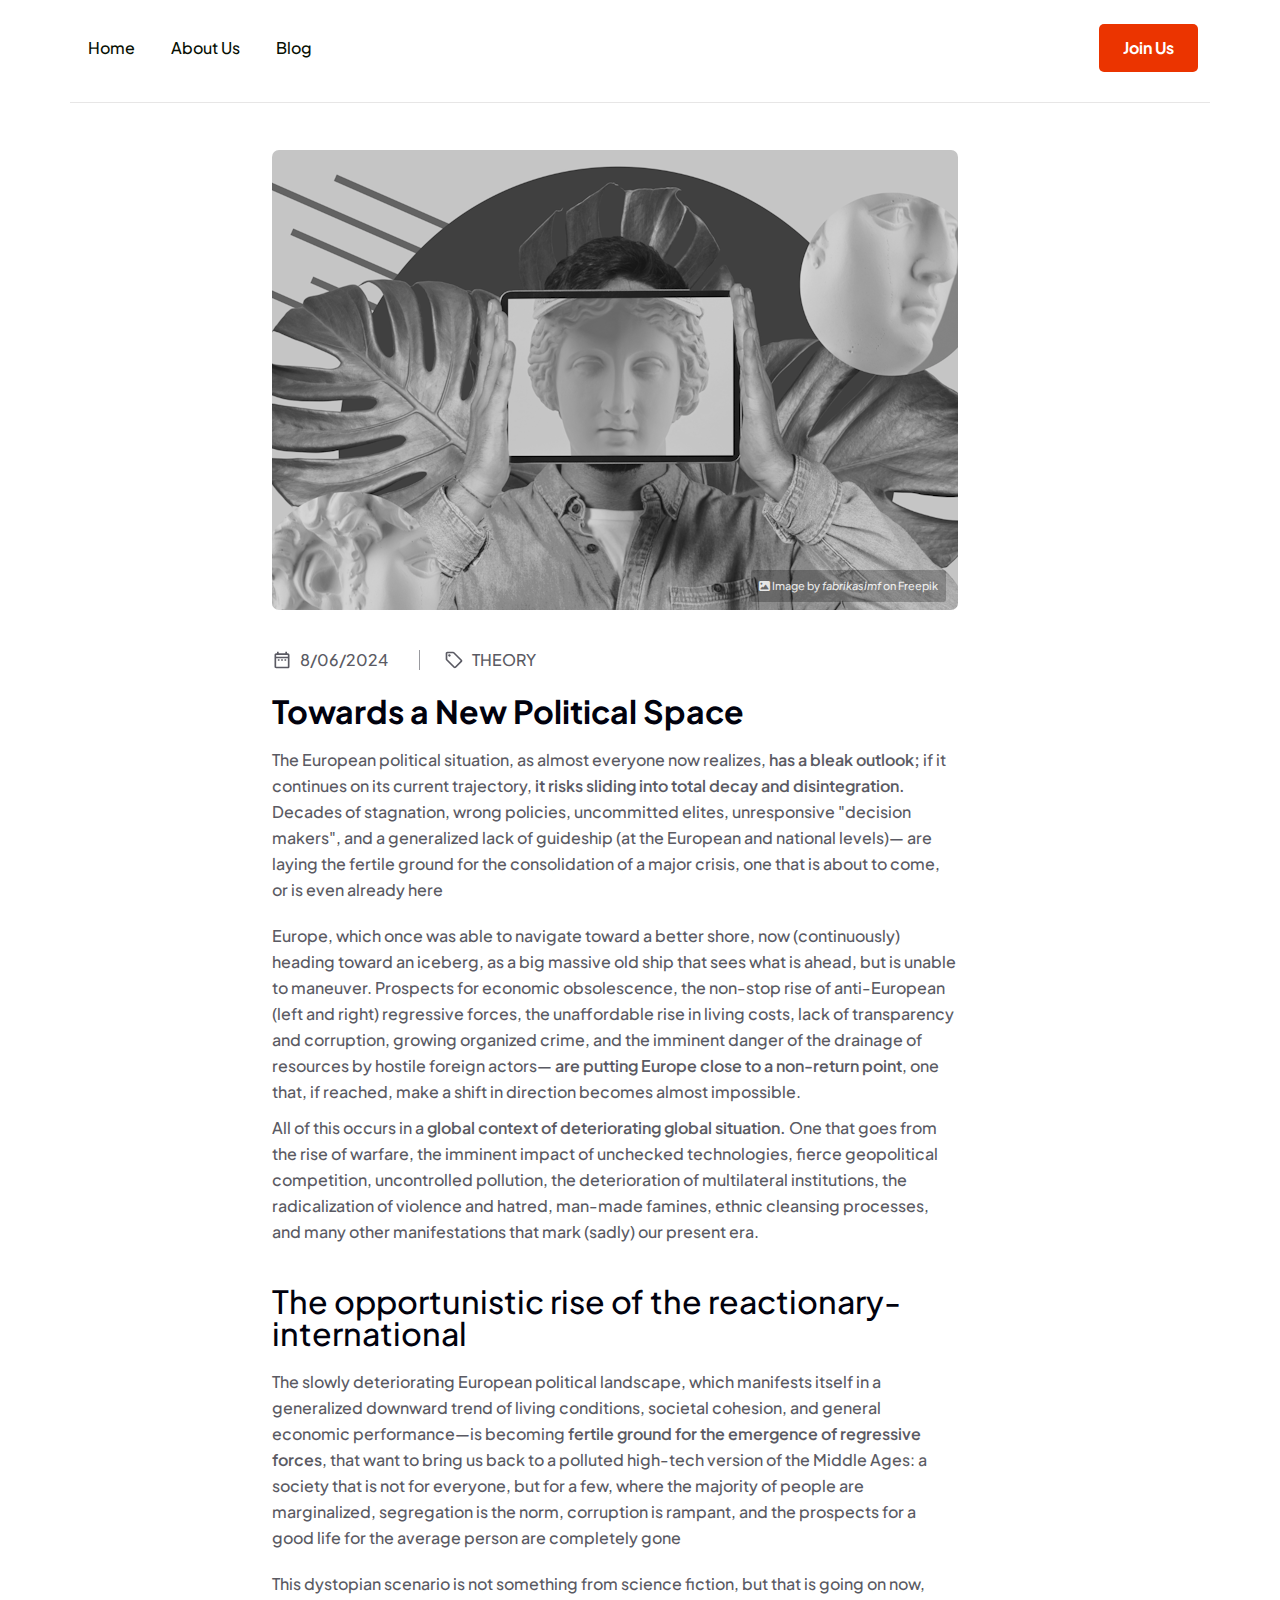
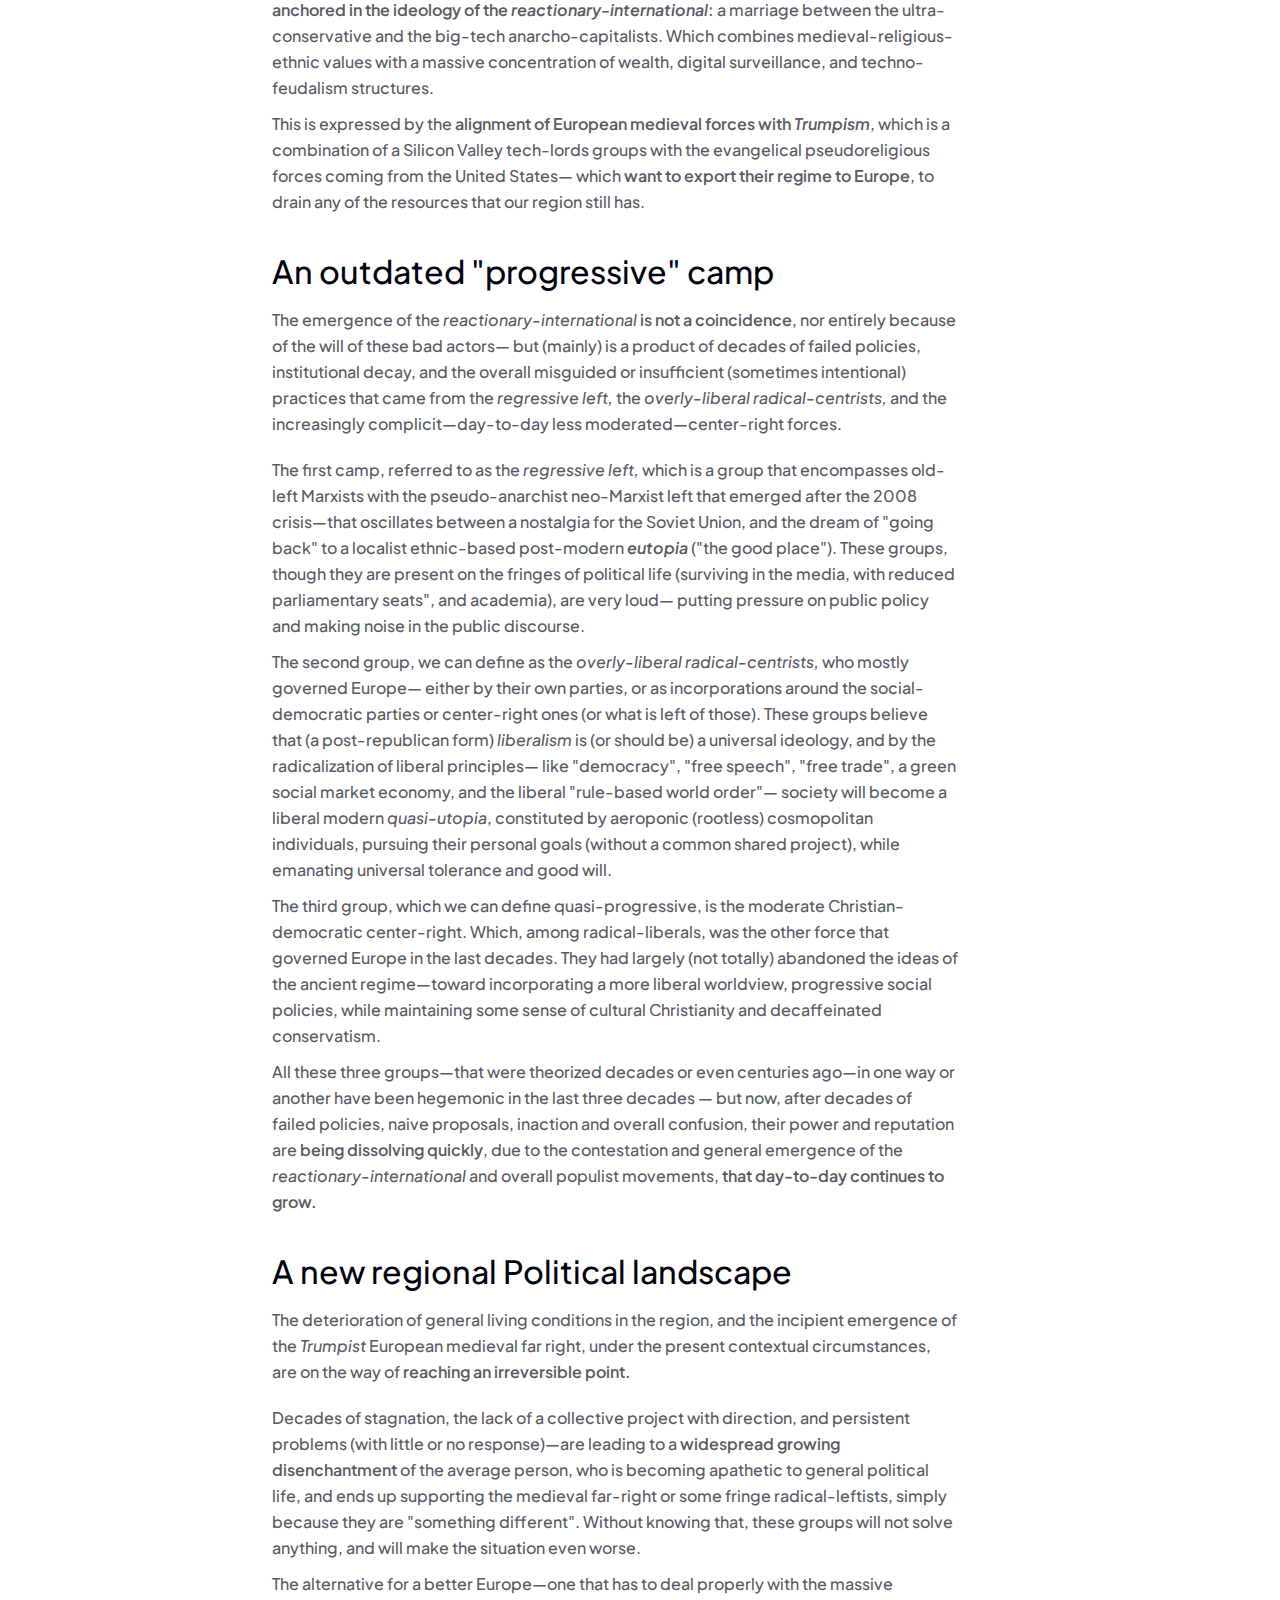
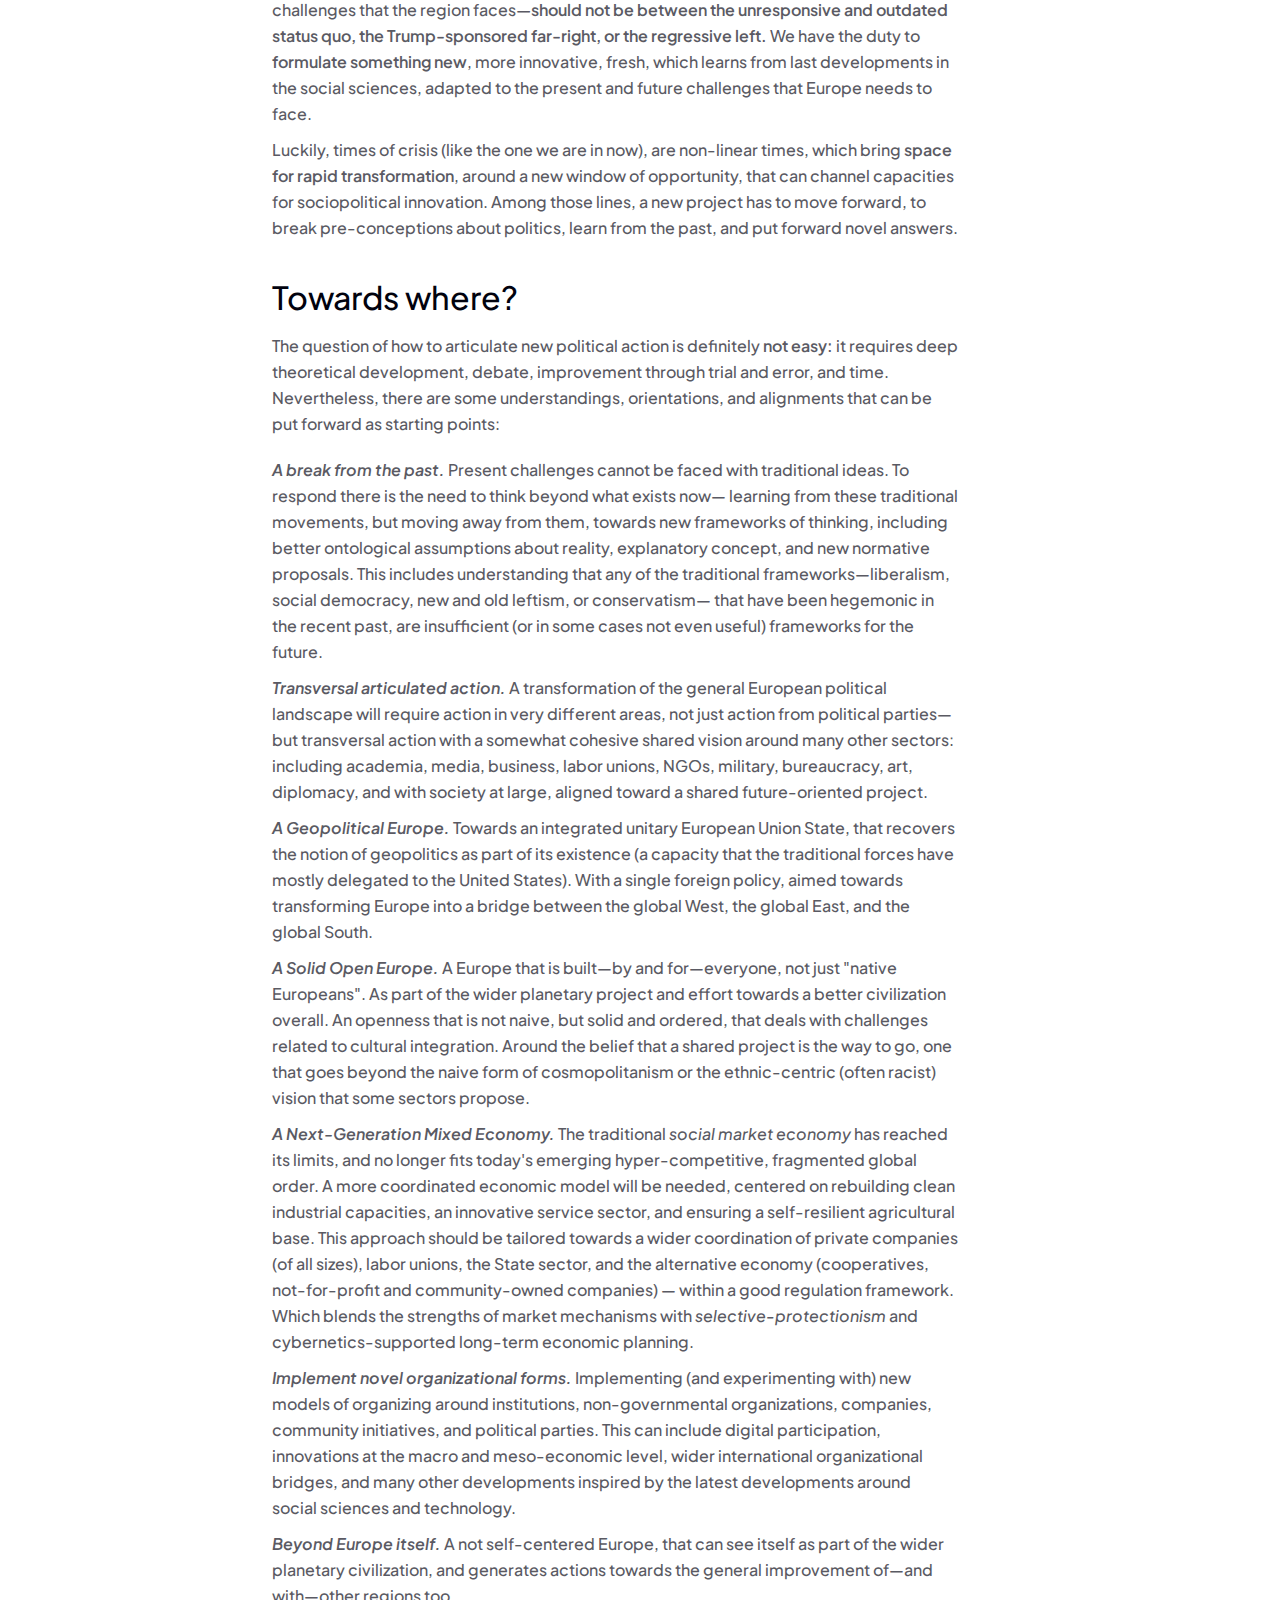
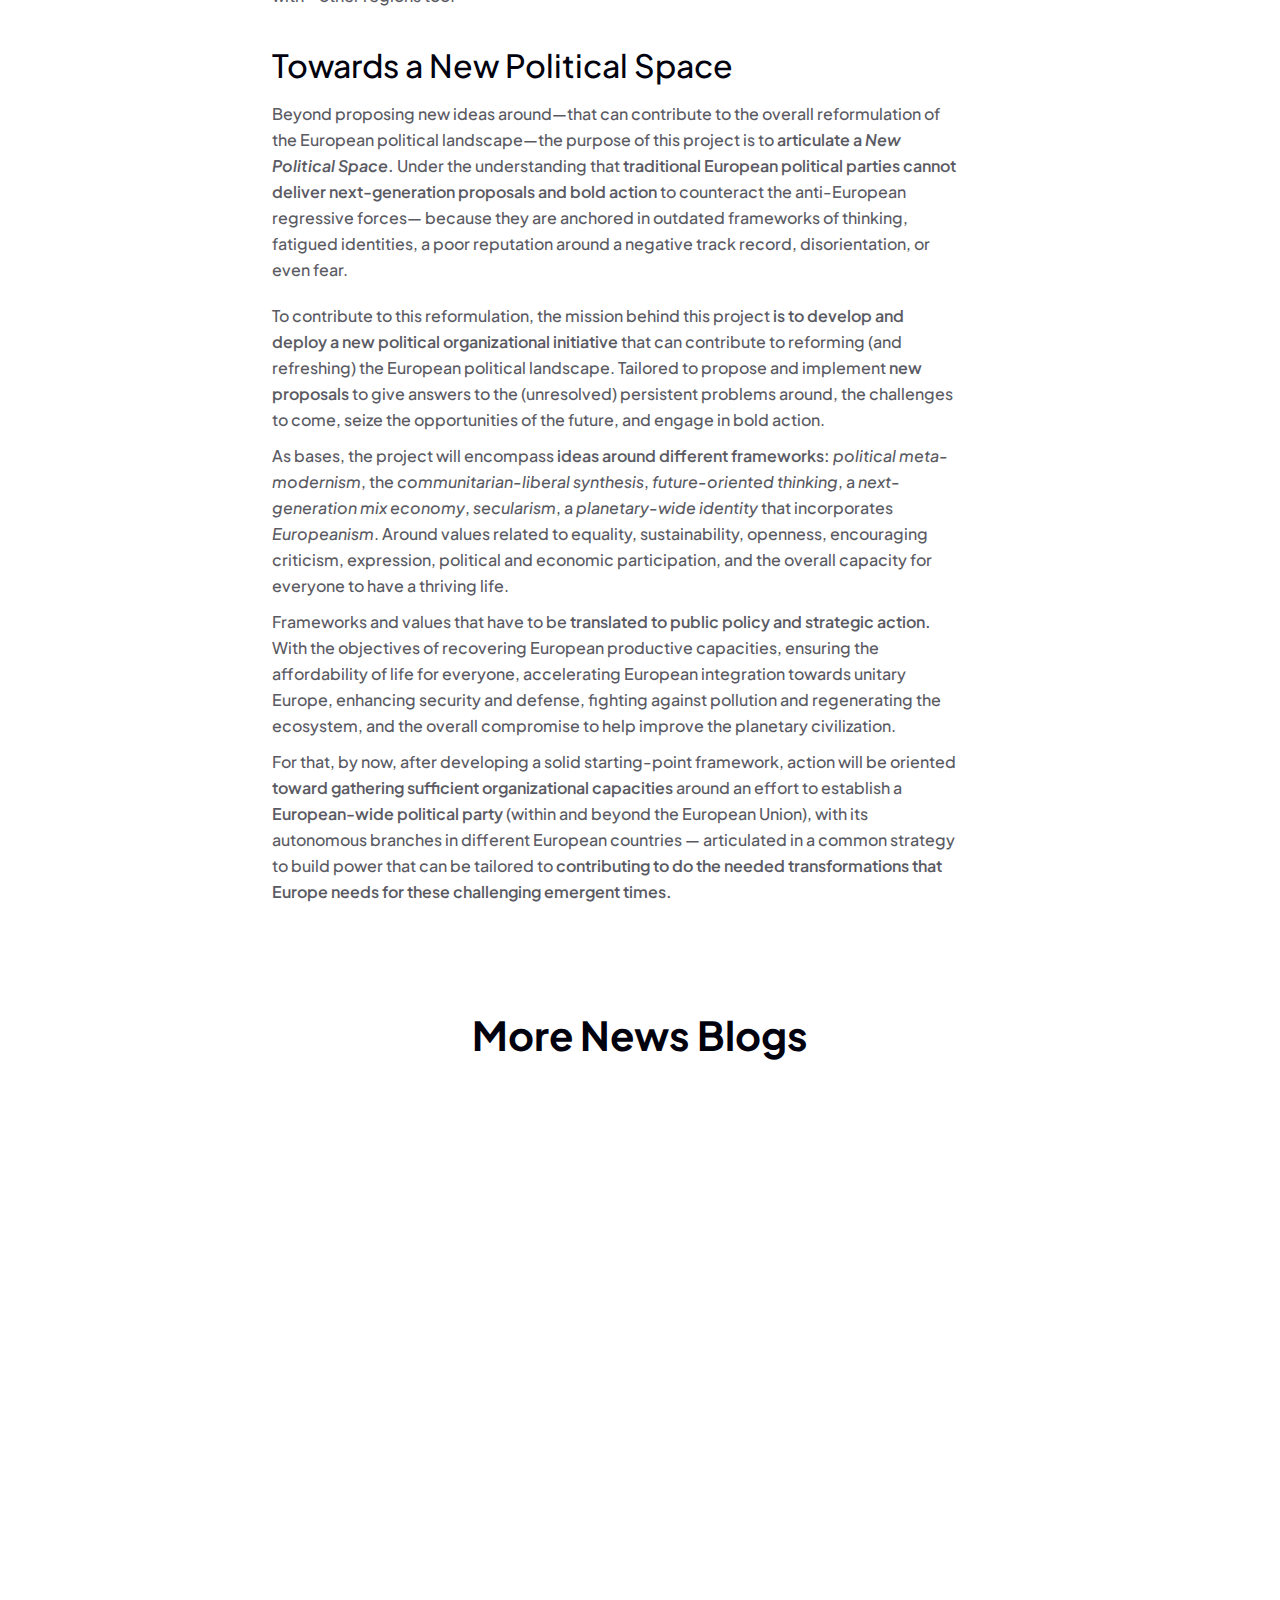
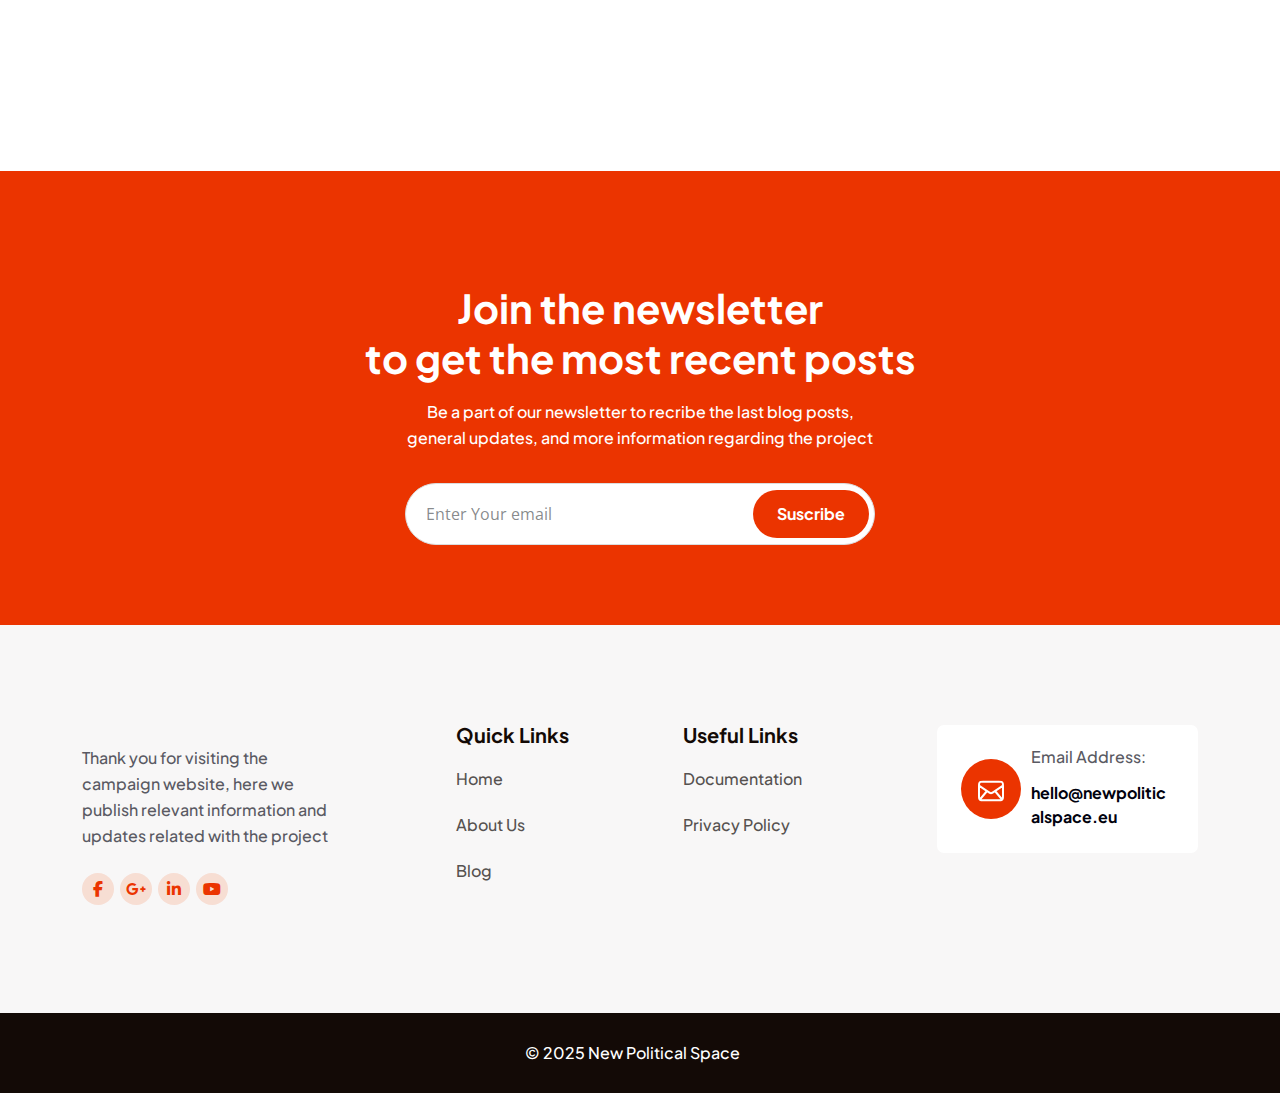
<file: blog/towards-a-new-political-space.html>
﻿<!DOCTYPE html>
<html lang="en">
<head>
    <meta charset="UTF-8">
    <meta name="viewport" content="width=device-width, initial-scale=1.0">
    <title>POLITICO || Blog-Single</title>
    <!-- fav icon -->
    <link rel="shortcut icon" href="../assets/img/icon/po-fav-ic-1.1.svg">

    <!-- css file -->
     <link rel="stylesheet" href="../assets/css/bootstrap.min.css">
     <link rel="stylesheet" href="../assets/css/all.css">
     <link rel="stylesheet" href="../assets/css/magnific-popup.css">
     <link rel="stylesheet" href="../assets/css/slick-theme.css">
     <link rel="stylesheet" href="../assets/css/slick.css">
     <link rel="stylesheet" href="../assets/css/typography.css">
     <link rel="stylesheet" href="../assets/css/mobile-menu.css">
     <link rel="stylesheet" href="../assets/css/aos.css">
     <link rel="stylesheet" href="../assets/css/utility.css">
     <link rel="stylesheet" href="../assets/css/style.css">
     <link rel="stylesheet" href="../assets/css/responsive.css">
</head>
<body>

    <!-- preloader -->
    <div id="loading4">
            <div id="loading-center">
                <div id="loading-center-absolute">
                    <div class="object" id="object_one"></div>
                    <div class="object" id="object_two"></div>
                    <div class="object" id="object_three"></div>
                    <div class="object" id="object_four"></div>
                </div>
            </div>
        </div>
    <!-- header section start --> 
    <header>
        <div class="po-header-area-4 d-none d-lg-block stiky">
            <div class="container po-header-border">
                <div class="row align-items-center">
                  
                    <div class="col-lg-4 d-none d-lg-block">
                        <div class="po-main-menu po-main-menu-4 text-center">
                            <ul>
                                <li>
                                    <a href="../index.html">Home</a> 
                                 
                                </li>
                                <li>
                                    <a href="../about.html">About Us</a>
                                </li>

                                <li><a href="../blog.html">Blog</a></li>


                            </ul>
                        </div>
                    </div>
                    <div class="col-lg-8 col-md-6 col-6">
                        <div class="po-header-btn-3 text-end">
                            <a href="../joinus.html" class="po-btn-sec po-btn-sec-4">
                                <span class="po-btn-wrap">
                                    <span class="po-btn-y-1">Join Us</span>
                                    <span class="po-btn-y-2"><i class="fa-solid fa-user-plus"></i></span>
                                </span>
                            </a>
                        </div>
                    </div>
                </div>
            </div>
        </div>
     </header>
    <!-- header section end -->

    <!--=====Mobile header start=======-->
    <div class="mobile-header mobile-header-main d-block d-lg-none" style="position: fixed; top: 0; left: 0; right: 0; z-index: 1000; background: #fff; padding: 15px 0; box-shadow: 0 2px 10px rgba(0,0,0,0.1);">
        <div class="container-fluid">
          <div class="col-12">
            <div class="mobile-header-elements">
              <div class="mobile-logo">
                <a href="contact.html" class="po-btn-sec po-btn-sec-4">
                    <span class="po-btn-wrap">
                        <span class="po-btn-y-1">Join Us</span>
                        <span class="po-btn-y-2"><i class="fa-solid fa-user-plus"></i></span>
                    </span>
                </a>
              </div>
              <div class="mobile-nav-icon">
                <i class="fa-duotone fa-bars-staggered"></i>
              </div>
            </div>
          </div>
        </div>
      </div>
      
      <div class="mobile-sidebar d-block d-lg-none">

        <div class="menu-close">
          <i class="fa-solid fa-xmark"></i>
        </div>
        <div class="mobile-nav">
    
          <ul>
            <li class="has-dropdown"><a href="../index.html">Home </a> 
          </li>
          <li><a href="../about.html">About Us</a></li>
        <li><a href="../blog.html">Blog</a></li>

    </ul>
          <hr>


          <div class="contact-infos">

            <ul class="social-icon">
              <li><a href="#"><i class="fa-brands fa-linkedin-in"></i></a></li>
              <li><a href="#"><i class="fa-brands fa-x-twitter"></i></a></li>
              <li><a href="#"><i class="fa-brands fa-youtube"></i></a></li>
              <li><a href="#"><i class="fa-brands fa-instagram"></i></a></li>
         </ul>
          </div>

        </div>
      </div>

      <!--=====Mobile header end=======-->


    <main>
  

         <!-- left-sidebar -->
          <section class="po-left-sidebar pt-150 pb-70">
            <div class="container">
                <div class="row">
                    <div class="col-xl-8 mx-auto">
                        <div class="po-sidebar-details mr-50">
                            
                            <div class="po-sidebar-large-thumb" style="position: relative;">
                                <img class="w-100" src="../assets/img/blog/frame-large.png" alt="">
                                <a href="https://www.freepik.com/free-photo/european-union-eu-flag_21132668.htm#fromView=search&page=1&position=8&uuid=c2494226-2450-4de2-993f-3945c3c44180&query=european+union" style="position: absolute; bottom: 8px; right: 12px; color: white; font-size: 11px; text-decoration: none; opacity: 0.8; background: rgba(0,0,0,0.3); padding: 4px 8px; border-radius: 3px;"><i class="fa-solid fa-image"></i> Image by <i>fabrikasimf</i> on Freepik</a>
                            </div>

                            <!-- po-blg-auth -->
                             <div class="blg-cmnt pt-40">
                                

                                <div class="blg-sin-item">
                                    <div class="blg-sin-item-ic">
                                        <span><img src="../assets/img/icon/po-blg-dt.svg" alt=""></span>
                                    </div>
                                    <div class="blg-sin-item-conten">
                                        <h4>8/06/2024</h4>
                                    </div>
                                </div>

                                <div class="blg-sin-item">
                                    <div class="blg-sin-item-ic">
                                        <span><img src="../assets/img/icon/po-blg-tag.svg" alt=""></span>
                                    </div>
                                    <div class="blg-sin-item-conten">
                                        <h4>THEORY</h4>
                                    </div>
                                </div>

                                
                             </div>
                            

                            <div class="po-sidebar-text-1">
                                <h2 class="sec-title font-bold text-32 leading-32 pt-25 pb-20">Towards a New Political Space</h2>
                                <p class="leading-26 pb-10">The European political situation, as almost everyone now realizes, <b>has a bleak outlook;</b> if it continues on its current trajectory, <b>it risks sliding into total decay and disintegration.</b> Decades of stagnation, wrong policies, uncommitted elites, unresponsive "decision makers", and a generalized lack of guideship (at the European and national levels)— are laying the fertile ground for the consolidation of a major crisis, one that is about to come, or is even already here</p>
                                
                                <p class="leading-26 pt-10">Europe, which once was able to navigate toward a better shore, now (continuously) heading toward an iceberg, as a big massive old ship that sees what is ahead, but is unable to maneuver. Prospects for economic obsolescence, the non-stop rise of anti-European (left and right) regressive forces, the unaffordable rise in living costs, lack of transparency and corruption, growing organized crime, and the imminent danger of the drainage of resources by hostile foreign actors— <b>are putting Europe close to a non-return point</b>, one that, if reached, make a shift in direction becomes almost impossible.</p>

                                <p class="leading-26 pt-10">All of this occurs in a <b>global context of deteriorating global situation.</b> One that goes from the rise of warfare, the imminent impact of unchecked technologies, fierce geopolitical competition, uncontrolled pollution, the deterioration of multilateral institutions, the radicalization of violence and hatred, man-made famines, ethnic cleansing processes, and many other manifestations that mark (sadly) our present era.</p>
                            </div>

                            <div class="po-sidebar-text-1">
                                <h3 class="sec-title font-bold text-32 leading-32 pt-40 pb-20"><b>The opportunistic rise of the reactionary-international</b></h3>
                                <p class="leading-26 pb-10">The slowly deteriorating European political landscape, which manifests itself in a generalized downward trend of living conditions, societal cohesion, and general economic performance—is becoming <b>fertile ground for the emergence of regressive forces</b>, that want to bring us back to a polluted high-tech version of the Middle Ages: a society that is not for everyone, but for a few, where the majority of people are marginalized, segregation is the norm, corruption is rampant, and the prospects for a good life for the average person are completely gone</p>

                                <p class="leading-26 pt-10">This dystopian scenario is not something from science fiction, but that is going on now, <b>anchored in the ideology of the <em>reactionary-international</em>:</b> a marriage between the ultra-conservative and the big-tech anarcho-capitalists. Which combines medieval-religious-ethnic values with a massive concentration of wealth, digital surveillance, and techno-feudalism structures.</p>

                                <p class="leading-26 pt-10">This is expressed by the <b>alignment of European medieval forces with <em>Trumpism</em></b>, which is a combination of a Silicon Valley tech-lords groups with the evangelical pseudoreligious forces coming from the United States— which <b>want to export their regime to Europe</b>, to drain any of the resources that our region still has.</p>
                            </div>

                            <div class="po-sidebar-text-1">
                                <h3 class="sec-title font-bold text-32 leading-32 pt-40 pb-20"><b>An outdated "progressive" camp</b></h3>
                                <p class="leading-26 pb-10">The emergence of the <em>reactionary-international</em> <b>is not a coincidence</b>, nor entirely because of the will of these bad actors— but (mainly) is a product of decades of failed policies, institutional decay, and the overall misguided or insufficient (sometimes intentional) practices that came from the <em>regressive left,</em> the <em>overly-liberal radical-centrists,</em> and the increasingly complicit—day-to-day less moderated—center-right forces.</p>

                                <p class="leading-26 pt-10">The first camp, referred to as the <em>regressive left,</em> which is a group that encompasses old-left Marxists with the pseudo-anarchist neo-Marxist left that emerged after the 2008 crisis—that oscillates between a nostalgia for the Soviet Union, and the dream of "going back" to a localist ethnic-based post-modern <b><em>eutopia</em></b> ("the good place"). These groups, though they are present on the fringes of political life (surviving in the media, with reduced parliamentary seats", and academia), are very loud— putting pressure on public policy and making noise in the public discourse.</p>

                                <p class="leading-26 pt-10">The second group, we can define as the <em>overly-liberal radical-centrists,</em> who mostly governed Europe— either by their own parties, or as incorporations around the social-democratic parties or center-right ones (or what is left of those). These groups believe that (a post-republican form) <em>liberalism</em> is (or should be) a universal ideology, and by the radicalization of liberal principles— like "democracy", "free speech", "free trade", a green social market economy, and the liberal "rule-based world order"— society will become a liberal modern <em>quasi-utopia</em>, constituted by aeroponic (rootless) cosmopolitan individuals, pursuing their personal goals (without a common shared project), while emanating universal tolerance and good will.</p>

                                <p class="leading-26 pt-10">The third group, which we can define quasi-progressive, is the moderate Christian-democratic center-right. Which, among radical-liberals, was the other force that governed Europe in the last decades. They had largely (not totally) abandoned the ideas of the ancient regime—toward incorporating a more liberal worldview, progressive social policies, while maintaining some sense of cultural Christianity and decaffeinated conservatism.</p>

                                <p class="leading-26 pt-10">All these three groups—that were theorized decades or even centuries ago—in one way or another have been hegemonic in the last three decades — but now, after decades of failed policies, naive proposals, inaction and overall confusion, their power and reputation are <b>being dissolving quickly</b>, due to the contestation and general emergence of the <em>reactionary-international</em> and overall populist movements, <b>that day-to-day continues to grow.</b></p>
                            </div>

                            <div class="po-sidebar-text-1">
                                <h3 class="sec-title font-bold text-32 leading-32 pt-40 pb-20"><b>A new regional Political landscape</b></h3>
                                <p class="leading-26 pb-10">The deterioration of general living conditions in the region, and the incipient emergence of the <em>Trumpist</em> European medieval far right, under the present contextual circumstances, are on the way of <b>reaching an irreversible point.</b></p>

                                <p class="leading-26 pt-10">Decades of stagnation, the lack of a collective project with direction, and persistent problems (with little or no response)—are leading to a <b>widespread growing disenchantment</b> of the average person, who is becoming apathetic to general political life, and ends up supporting the medieval far-right or some fringe radical-leftists, simply because they are "something different". Without knowing that, these groups will not solve anything, and will make the situation even worse.</p>

                                <p class="leading-26 pt-10">The alternative for a better Europe—one that has to deal properly with the massive challenges that the region faces<b>—should not be between the unresponsive and outdated status quo, the Trump-sponsored far-right, or the regressive left.</b> We have the duty to <b>formulate something new</b>, more innovative, fresh, which learns from last developments in the social sciences, adapted to the present and future challenges that Europe needs to face.</p>

                                <p class="leading-26 pt-10">Luckily, times of crisis (like the one we are in now), are non-linear times, which bring <b>space for rapid transformation</b>, around a new window of opportunity, that can channel capacities for sociopolitical innovation. Among those lines, a new project has to move forward, to break pre-conceptions about politics, learn from the past, and put forward novel answers.</p>
                            </div>

                            <div class="po-sidebar-text-1">
                                <h3 class="sec-title font-bold text-32 leading-32 pt-40 pb-20"><b>Towards where?</b></h3>
                                <p class="leading-26 pb-10">The question of how to articulate new political action is definitely <b>not easy:</b> it requires deep theoretical development, debate, improvement through trial and error, and time. Nevertheless, there are some understandings, orientations, and alignments that can be put forward as starting points:</p>

                                <p class="leading-26 pt-10"><b><em>A break from the past.</em></b> Present challenges cannot be faced with traditional ideas. To respond there is the need to think beyond what exists now— learning from these traditional movements, but moving away from them, towards new frameworks of thinking, including better ontological assumptions about reality, explanatory concept, and new normative proposals. This includes understanding that any of the traditional frameworks—liberalism, social democracy, new and old leftism, or conservatism— that have been hegemonic in the recent past, are insufficient (or in some cases not even useful) frameworks for the future.</p>

                                <p class="leading-26 pt-10"><b><em>Transversal articulated action.</em></b> A transformation of the general European political landscape will require action in very different areas, not just action from political parties— but transversal action with a somewhat cohesive shared vision around many other sectors: including academia, media, business, labor unions, NGOs, military, bureaucracy, art, diplomacy, and with society at large, aligned toward a shared future-oriented project.</p>

                                <p class="leading-26 pt-10"><b><em>A Geopolitical Europe.</em></b> Towards an integrated unitary European Union State, that recovers the notion of geopolitics as part of its existence (a capacity that the traditional forces have mostly delegated to the United States). With a single foreign policy, aimed towards transforming Europe into a bridge between the global West, the global East, and the global South.</p>

                                <p class="leading-26 pt-10"><b><em>A Solid Open Europe.</em></b> A Europe that is built—by and for—everyone, not just "native Europeans". As part of the wider planetary project and effort towards a better civilization overall. An openness that is not naive, but solid and ordered, that deals with challenges related to cultural integration. Around the belief that a shared project is the way to go, one that goes beyond the naive form of cosmopolitanism or the ethnic-centric (often racist) vision that some sectors propose.</p>

                                <p class="leading-26 pt-10"><b><em>A Next-Generation Mixed Economy.</em></b> The traditional <em>social market economy</em> has reached its limits, and no longer fits today's emerging hyper-competitive, fragmented global order. A more coordinated economic model will be needed, centered on rebuilding clean industrial capacities, an innovative service sector, and ensuring a self-resilient agricultural base. This approach should be tailored towards a wider coordination of private companies (of all sizes), labor unions, the State sector, and the alternative economy (cooperatives, not-for-profit and community-owned companies) — within a good regulation framework. Which blends the strengths of market mechanisms with <em>selective-protectionism</em> and cybernetics-supported long-term economic planning.</p>

                                <p class="leading-26 pt-10"><b><em>Implement novel organizational forms.</em></b> Implementing (and experimenting with) new models of organizing around institutions, non-governmental organizations, companies, community initiatives, and political parties. This can include digital participation, innovations at the macro and meso-economic level, wider international organizational bridges, and many other developments inspired by the latest developments around social sciences and technology.</p>

                                <p class="leading-26 pt-10"><b><em>Beyond Europe itself.</em></b> A not self-centered Europe, that can see itself as part of the wider planetary civilization, and generates actions towards the general improvement of—and with—other regions too.</p>
                            </div>

                            <div class="po-sidebar-text-1">
                                <h3 class="sec-title font-bold text-32 leading-32 pt-40 pb-20"><b>Towards a New Political Space</b></h3>
                                <p class="leading-26 pb-10">Beyond proposing new ideas around—that can contribute to the overall reformulation of the European political landscape—the purpose of this project is to <b>articulate a <em>New Political Space</em>.</b> Under the understanding that <b>traditional European political parties cannot deliver next-generation proposals and bold action</b> to counteract the anti-European regressive forces— because they are anchored in outdated frameworks of thinking, fatigued identities, a poor reputation around a negative track record, disorientation, or even fear.</p>

                                <p class="leading-26 pt-10">To contribute to this reformulation, the mission behind this project <b>is to develop and deploy a new political organizational initiative</b> that can contribute to reforming (and refreshing) the European political landscape. Tailored to propose and implement <b>new proposals</b> to give answers to the (unresolved) persistent problems around, the challenges to come, seize the opportunities of the future, and engage in bold action.</p>

                                <p class="leading-26 pt-10">As bases, the project will encompass <b>ideas around different frameworks:</b> <em>political meta-modernism</em>, the <em>communitarian-liberal synthesis</em>, <em>future-oriented thinking</em>, a <em>next-generation mix economy</em>, <em>secularism</em>, a <em>planetary-wide identity</em> that incorporates <em>Europeanism</em>. Around values related to equality, sustainability, openness, encouraging criticism, expression, political and economic participation, and the overall capacity for everyone to have a thriving life.</p>

                                <p class="leading-26 pt-10">Frameworks and values that have to be <b>translated to public policy and strategic action.</b> With the objectives of recovering European productive capacities, ensuring the affordability of life for everyone, accelerating European integration towards unitary Europe, enhancing security and defense, fighting against pollution and regenerating the ecosystem, and the overall compromise to help improve the planetary civilization.</p>

                                <p class="leading-26 pt-10">For that, by now, after developing a solid starting-point framework, action will be oriented <b>toward gathering sufficient organizational capacities</b> around an effort to establish a <b>European-wide political party</b> (within and beyond the European Union), with its autonomous branches in different European countries — articulated in a common strategy to build power that can be tailored to <b>contributing to do the needed transformations that Europe needs for these challenging emergent times.</b></p>
                            </div>

                            <div class="po-space-top"></div>
                            <div class="po-event-quote d-none">
                                <p class="po-about-quote rounded-7 leading-26">
                                    In this section, we provide detailed news coverage that goes beyond the surface explore <br> the underlying issues and implications. Each article is thoughtfully crafted to offer a deeper understanding of the events and decisions that are shaping our campaign and community.
                                </p>
                            </div>

                        </div>
                    </div>
                </div>
            </div>
          </section>

         <section class="po-ser-sec pb-70">
            <div class="container">
                <div class="po-more-tile text-center mb-60">
                    <h2 class="sec-title font-bold text-40 leading-40">More News Blogs</h2>
                </div>
                <div class="row">
                    <div class="col-xl-4 col-md-6 mb-30">
                        <div class="po-single-blg-4 relative z-1 gray-bg-4 overflow-hidden rounded-7 aos-init aos-animate" data-aos="fade-right" data-aos-duration="800">
                            
                           <a href="blog-single.html"> <img class="blg-img-4 w-100" src="../assets/img/blog/frame-thumb.png" alt=""></a>
                            <div class="po-blog-content-3">
                                
                                <div class="po-blg-con-4">
                                    <div class="po-blg-meta-4">
                                        <ul>
                                            <li><a href="#" class="po-blg-meta-text">THEORY</a></li>
                                            <li><a href="#" class="po-blg-meta-date">Nov 12, 2025</a></li>
                                        </ul>
                                    </div>
                                    <h3 class="sec-title-4 font-bold text-20 leading-28 pt-16"><a href="blog/beyond-modernity-are-old-frameworks-useful-to-navigate-current-times.html">Beyond modernity: are old frameworks useful to navigate current times?</a></h3>
                                    <p class="leading-26 pt-16 pb-18">A historical-political essay on meta-modernism</p>
                                    <a href="blog-single.html" class="blog-read-more4 font-bold text-16 leading-16">Read More <span><i class="fa-solid fa-arrow-right"></i></span></a>
                                </div>
                            </div>
                        </div>
                    </div>
                    <!-- single blog end -->
                    <!-- single blog item -->
                    <!-- single blog item -->
                    <div class="col-xl-4 col-md-6 mb-30">
                        <div class="po-single-blg-4 relative z-1 gray-bg-4 overflow-hidden rounded-7 aos-init aos-animate" data-aos="fade-up" data-aos-duration="1100">
                           <a href="blog-single.html"><img class="blg-img-4 w-100" src="../assets/img/blog/shape.png" alt=""></a>
                            <div class="po-blog-content-3">
                                <div class="po-blg-con-4">
                                    <div class="po-blg-meta-4">
                                        <ul>
                                            <li><a href="#" class="po-blg-meta-text">THEORY</a></li>
                                            <li><a href="#" class="po-blg-meta-date">Aug 21,2024</a></li>
                                        </ul>
                                    </div>
                                    <h3 class="sec-title-4 font-bold text-20 leading-28 pt-16"><a href="blog-single.html">Towards a New Political Space: an insight for the present</a></h3>
                                    <p class="leading-26 pt-16 pb-18">Whether you looking for in-depth articles or quick updates</p>
                                    <a href="blog-single.html" class="blog-read-more4 font-bold text-16 leading-16">Read More <span><i class="fa-solid fa-arrow-right"></i></span></a>
                                </div>
                            </div>
                        </div>
                    </div>
                    <!-- single blog end -->
                    <!-- single blog end -->
                    <!-- single blog item -->
                    <div class="col-xl-4 col-md-6 mb-30">
                        <div class="po-single-blg-4 relative z-1 gray-bg-4 overflow-hidden rounded-7 aos-init aos-animate" data-aos="fade-up" data-aos-duration="1100">
                           <a href="blog-single.html"><img class="blg-img-4 w-100" src="../assets/img/blog/shape.png" alt=""></a>
                            <div class="po-blog-content-3">
                                <div class="po-blg-con-4">
                                    <div class="po-blg-meta-4">
                                        <ul>
                                            <li><a href="#" class="po-blg-meta-text">THEORY</a></li>
                                            <li><a href="#" class="po-blg-meta-date">Aug 21,2024</a></li>
                                        </ul>
                                    </div>
                                    <h3 class="sec-title-4 font-bold text-20 leading-28 pt-16"><a href="blog-single.html">Towards a New Political Space: an insight for the present</a></h3>
                                    <p class="leading-26 pt-16 pb-18">Whether you looking for in-depth articles or quick updates</p>
                                    <a href="blog-single.html" class="blog-read-more4 font-bold text-16 leading-16">Read More <span><i class="fa-solid fa-arrow-right"></i></span></a>
                                </div>
                            </div>
                        </div>
                    </div>
                    <!-- single blog end -->
                </div>
            </div>
         </section>



         
          
         <!-- cta section strat -->
         <section class="cta-section relative pt-80 pb-80">
            <div class="container">
                <div class="po-cta-content text-center">
                    
                    <h3 class="po-cta-title text-white font-bold text-40 leading-50 pt-32 pb-16">Join the newsletter <br>to get the most recent posts</h3>
                    <p>Be a part of our newsletter to recribe the last blog posts, <br> general updates, and more information regarding the project</p>
                    <div class="po-cta-subcribe">
                        <form action="#">
                            <input type="email" placeholder="Enter Your email">
                            <div class="po-cta-btn">
                                <button type="submit" class="po-btn-sec po-btn-sec-1">
                                    <span class="po-btn-wrap">
                                        <span class="po-btn-y-1">Suscribe</span>
                                        <span class="po-btn-y-2"><i class="fa-solid fa-envelope-open-text"></i></span>
                                    </span>
                                </button>
                            </div>
                        </form>
                    </div>
                </div>
            </div>
         </section>
         <!-- cta section end -->

         <div class="countdown d-none">
            <div class="countdown-item">
                <span id="days" class="countdown-number">02</span>
                <span class="countdown-label">Day</span>
            </div>
            <div class="countdown-item">
                <span id="hours" class="countdown-number">08</span>
                <span class="countdown-label">Hours</span>
            </div>
            <div class="countdown-item">
                <span id="minutes" class="countdown-number">40</span>
                <span class="countdown-label">Minutes</span>
            </div>
          </div>
         <!-- progress test -->
         <div class="paginacontainer">
            <div class="progress-wrap progress-wrap-4">
              <svg class="progress-circle svg-content" width="100%" height="100%" viewBox="-1 -1 102 102">
                <path d="M50,1 a49,49 0 0,1 0,98 a49,49 0 0,1 0,-98"/>
              </svg>
            </div>
         </div> 
        
    </main>


     <footer>
        <!-- footer section start -->
         <div class="po-footer-section footer-bg-1 pt-100 pb-70">
            <div class="container">
                <div class="row">
                    <div class="col-lg-3 col-md-6 pb-32">
                        <div class="po-footer widget-1">
                        
                            <p class="pt-20 pb-24">Thank you for visiting the campaign website, here we publish relevant information and updates related with the project</p>
                            <div class="po-social">
                                <ul>
                                    <li><a href="#"><i class="fa-brands fa-facebook-f"></i></a></li>
                                    <li><a href="#"><i class="fa-brands fa-google-plus-g"></i></a></li>
                                    <li><a href="#"><i class="fa-brands fa-linkedin-in"></i></a></li>
                                    <li><a href="#"><i class="fa-brands fa-youtube"></i></a></li>
                                </ul>
                            </div>
                        </div>
                    </div>
                    <div class="col-lg col-md-6 pb-32 d-none d-md-block">
                        <div class="po-footer widget-2">
                            <h4 class="sec-title-4 text-20 leading-20 font-bold pb-11">Quick Links</h4>
                            <div class="po-footer-menu po-footer-menu-4">
                                <ul>
                                    <li><a href="index.html">Home</a></li>
                                    <li><a href="about.html">About Us</a></li>
                                    <li><a href="blog.html">Blog</a></li>
                                </ul>
                            </div>
                        </div>
                    </div>
                    <div class="col-lg col-md-6 pb-32 d-none d-md-block">
                        <div class="po-footer widget-3">
                            <h4 class="sec-title-4 text-20 leading-20 font-bold pb-11">Useful Links</h4>
                            <div class="po-footer-menu po-footer-menu-4">
                                <ul>
                                    <li><a href="#">Documentation</a></li>
                                    <li><a href="#">Privacy Policy</a></li>
                                </ul>
                            </div>
                        </div>
                    </div>
                    
                    <div class="col-lg-3 col-md-6 pb-32 d-none d-md-block">
                        <div class="po-footer widget-4">
                            
                            
                            <div class="po-footer-ic-box bg-white rounded-7 p-24 d-flex items-center mb-20">
                                <div class="po-footer-icon po-footer-icon-4 mr-10">
                                    <span><img src="../assets/img/icon/footer-mail-1.2.svg" alt=""></span>
                                </div>
                                <div class="po-footer-content">
                                    <p class="leading-16 pb-16">Email Address:</p>
                                    <a class="font-bold text-16 leading-12" href="mailto:info@gmail.com">hello@newpoliticalspace.eu</a>
                                </div>
                            </div>
                        </div>
                    </div>
                </div>
            </div>
         </div>

         <div class="copyright-4">
            <div class="container">
                <div class="row">
                    <div class="cpr-4">
                        <div class="cpr-4-text">
                            <p class="copyright-text-4 text-white leading-16">&COPY; 2025 New Political Space <span></span> </p>
                        </div>
                        <!--
                        <div class="cpr-menu">
                            <ul>
                                <li><a href="#">Terms & Conditions</a></li>
                                <li><a href="#">Privacy Policy</a></li>
                            </ul>
                        </div>
                        -->
                    </div>
                </div>
            </div>
         </div>
        <!-- footer section end -->
    </footer>
    

    <!-- js file -->
     <script src="../assets/js/jquery-3.7.1.min.js"></script>
     <script src="../assets/js/bootstrap.bundle.min.js"></script>
     <script src="../assets/js/jquery.magnific-popup.min.js"></script>
     <script src="../assets/js/slick.min.js"></script>
     <script src="../assets/js/waypoints.min.js"></script>
     <script src="../assets/js/mobile-menu.js"></script>
     <script src="../assets/js/aos.js"></script>
     <script src="../assets/js/jquery.counterup.min.js"></script>
     <script src="../assets/js/main.js"></script>
</body>
</html>
</file>
<file: assets/css/typography.css>
/*
============================
Name:
Version: 1.0
Description:
Author: 
Author URI:
Location:
============================
*/


@import url('https://fonts.googleapis.com/css2?family=Plus+Jakarta+Sans:ital,wght@0,200..800;1,200..800&display=swap');

*{
    margin: 0;
    padding: 0;
    box-sizing: border-box;
}

body {
    font-family: "Plus Jakarta Sans", sans-serif;
    font-size: 16px;
    font-weight: 500;
    line-height: 24px;
    overflow-x: hidden;
    
}
  
body,html {
    overflow-x: hidden;
}

img{
    max-width:100%;
}

.w-100{
    width: 100%;
}

input,
textarea,
select,
option {
  max-width: 100%;
}

h1, h2, h3, h4, h5, h6 {
  padding: 0;
  margin: 0;
}

ul {
  padding: 0;
  margin: 0;
}

li{
    list-style: none;
}

p {
  padding: 0;
  margin: 0;
}

img {
  max-width: 100%;
  max-height: 100%;
}

a,
a:hover,
a:focus {
  outline: none;
  text-decoration: none;
}


.fix{
    overflow: hidden;
}


/* padding */
.p-32{
    padding: 32px;
}



/* ======= padding top ======= */
.pt-8{
    padding-top: 8px;
}
.pt-10{
    padding-top: 10px;
}
.pt-12{
    padding-top: 12px;
}
.pt-16{
    padding-top: 16px;
}
.pt-20{
    padding-top: 20px;
}
.pt-22{
    padding-top: 22px;
}
.pt-24{
    padding-top: 24px;
}

.pt-30{
    padding-top: 30px;
}
.pt-32{
    padding-top: 32px;
}
.pt-40{
    padding-top: 40px;
}
.pt-48{
    padding-top: 48px;
}

.pt-60{
    padding-top: 60px;
}
.pt-70{
    padding-top: 70px;
}
.pt-80{
    padding-top: 80px;
}
.pt-100{
    padding-top: 100px;
}
.pt-130{
    padding-top: 130px;
}
.pt-160{
    padding-top: 160px;
}
.pt-198{
    padding-top: 198px;
}
.pt-208{
    padding-top: 214px;
}
.pt-258{
    padding-top: 258px;
}
.pt-390{
    padding-top: 390px;
}
/* ======= padding bottom ======= */
.pb-8{
    padding-bottom: 8px;
}
.pb-12{
    padding-bottom: 12px;
}
.pb-14{
    padding-bottom: 14px;
}
.pb-16{
    padding-bottom: 16px;
}
.pb-18{
    padding-bottom: 18px;
}
.pb-20{
    padding-bottom: 20px;
}
.pb-24{
    padding-bottom: 24px;
}
.pb-28{
    padding-bottom: 28px;
}
.pb-30{
    padding-bottom: 30px;
}
.pb-32{
    padding-bottom: 32px;
}
.pb-40{
    padding-bottom: 40px;
}
.pb-50{
    padding-bottom: 50px;
}
.pb-70{
    padding-bottom: 70px;
}
.pb-80{
    padding-bottom: 80px;
}
.pb-100{
    padding-bottom: 100px;
}
.pb-114{
    padding-bottom: 114px;
}

.pb-124{
    padding-bottom: 124px;
}
.pb-160{
    padding-bottom: 160px;
}
/* ======= padding left ======= */
.pl-0{
    padding-left: 0px;
}
.pl-48{
    padding-left: 48px;
}
.pl-70{
    padding-left: 70px;
}
.pl-85{
    padding-left: 85px;
}

/* ======= padding right ======= */
.pr-48{
    padding-right: 48px;
}
.pr-80{
    padding-right: 80px;
}



/* ======= margin top ======= */
.-mt-110{
    margin-top: -110px;
}

.mt-0{
    margin-top: 0;
}
.mt-8{
    margin-top: 8px;
}
.mt-12{
    margin-top: 12px;
}
.mt-16{
    margin-top: 16px;
}
.mt-20{
    margin-top: 20px;
}
.mt-16{
    margin-top: 16px;
}
.mt-24{
    margin-top: 24px;
}
.mt-28{
    margin-top: 28px;
}
.mt-32{
    margin-top: 32px;
}

/* ======= margin bottom ======= */
.mb-16{
    margin-bottom: 16px;
}
.mb-20{
    margin-bottom: 20px;
}
.mb-24{
    margin-bottom: 24px;
}
.mb-25{
    margin-bottom: 25px;
}
.mb-30{
    margin-bottom: 30px;
}
.mb-32{
    margin-bottom: 32px;
}
.mb-40{
    margin-bottom: 40px;
}
.mb-48{
    margin-bottom: 48px;
}
.mb-60{
    margin-bottom: 60px;
}
.mb-70{
    margin-bottom: 70px;
}
.mb-90{
    margin-bottom: 90px;
}
.mb-m-70{
    margin-bottom: -70px;
}
/* ======= margin left ======= */
.ml-4{
    margin-left: 4px;
}
.ml-8{
    margin-left: 8px;
}
.ml-15{
    margin-left: 15px;
}
.ml-20{
    margin-left: 20px;
}
.ml-24{
    margin-left: 24px;
}
.ml-30{
    margin-left: 30px;
}
.ml-32{
    margin-left: 32px;
}

.ml-45{
    margin-left: 45px;
}
.ml-50{
    margin-left: 50px;
}
.ml-70{
    margin-left: 70px;
}
.ml-80{
    margin-left: 80px;
}
.ml-52{
    margin-left: 52px;
}
.ml-100{
    margin-left: 100px;
}
.ml-110{
    margin-left: 110px;
}
.ml-m-70{
    margin-left: -70px;
}



/* ======= margin right ======= */
.mr-4{
    margin-right: 4px;
}
.mr-8{
    margin-right: 8px;
}

.mr-16{
    margin-right: 16px;
}
.mr-20{
    margin-right: 20px;
}
.mr-24{
    margin-right: 24px;
}
.mr-30{
    margin-right: 30px;
}
.mr-34{
    margin-right: 34px;
}
.mr-46{
    margin-right: 46px;
}
.mr-50{
    margin-right: 50px;
}
.mr-60{
    margin-right: 60px;
}
.mr-65{
    margin-right: 65px;
}
.mr-70{
    margin-right: 70px;
}
.mr-90{
    margin-right: 90px;
}
</file>
<file: assets/css/mobile-menu.css>
/*

Plugin Name: Multi Drop Down Mobile menu
version: 1.0
Author: Sujon Mahamud
Desc: 



*/




/*Base css*/

@media screen and (max-width:769px) {
    *{
        margin: 0;
        padding: 0;
    }
    body{
        font-size: 16px;
        font-family: "Plus Jakarta Sans", sans-serif;
    }
    
    a, a:hover{
        outline: none;
        text-decoration: none;
    }
    
    ul, li{
        list-style: none;
    }
    
    
    
    /*Menu Css*/
    
    .mobile-logo a{
        font-size: 20px;
        font-weight: 700;
        color: #000;
        text-decoration: none;
    }


    .mobile-logo-unick {
        margin-top: -30px;
        margin-bottom: 10px;
    }
    
    .mobile-header {
        position: fixed;
        top: 0;
        left: 0;
        width: 100%;
        padding: 17px 0;
        z-index: 999;
        background: #fff;
    }

    .mobile-header.mobile-header2 {
        position: fixed;
        top: 0;
        left: 0;
        width: 100%;
        padding: 17px 0;
        z-index: 999;
        background: #0D131D !important;
    }

    .mobile-header.mobile-header2 .mobile-nav-icon {
        color: #fff;
    }

    .mobile-header.mobile-header-main {
        position: fixed;
        top: 0;
        left: 0;
        width: 100%;
        padding: 17px 0;
        z-index: 999;
        background: #fff;
    }
    .mobile-header.mobile-header-2 {
        background: #E31112;
    }
    
    .mobile-header-elements {
        display: flex;
        align-items: center;
        justify-content: space-between;
    }
    
    .mobile-nav-icon {
        font-size: 23px;
        border: 1px solid;
        width: 40px;
        height: 40px;
        display: flex;
        align-items: center;
        justify-content: center;
        border-radius: 4px;
        color: #000;
    }
    
    .mobile-nav-icon {
        font-size: 23px;
        border: 1px solid;
        width: 40px;
        height: 40px;
        display: flex;
        align-items: center;
        justify-content: center;
        border-radius: 4px;
        color: #000000;
    }
    
    .mobile-sidebar {
        position: fixed;
        height: 100%;
        width: 100%;
        background:#fff;
        z-index: 9999;
        padding: 40px 30px;
        left: -100%;
        top: 0;
        visibility: hidden;
        opacity: 0;
        transition: all .3s;
    }

    .mobile-sidebar.mobile-sidebar2 {
        position: fixed;
        height: 100%;
        width: 100%;
        background:#001936 !important;
        z-index: 9999;
        padding: 40px 30px;
        left: -100%;
        top: 0;
        visibility: hidden;
        opacity: 0;
        transition: all .3s;
    }

    .mobile-sidebar.mobile-sidebar2 .mobile-nav li a {
        color: #fff;
    }

    .mobile-sidebar.mobile-sidebar2 .menu-close {
        position: absolute;
        right: 20px;
        top: 20px;
        font-size: 25px;
        color: #fff;
        cursor: pointer;
    }

    .mobile-sidebar.mobile-sidebar2 span.submenu-button:before {
        height: 2px;
        width: 20px;
        right: 0px;
        top: 22px;
        background: #fff;
    }

    .mobile-sidebar.mobile-sidebar2 span.submenu-button:after, span.submenu-button:before {
        position: absolute;
        content: "";
        height: 20px;
        width: 2px;
        background: #fff;
        top: 12px;
        right: 9px;
        transition: all .3s;
    }

    .mobile-sidebar.mobile-sidebar2 .contact-box .pera a {
        display: inline-block;
        color: var(--Home-Page-3-Color-Text-Color, #ffffffc7);
        font-size: 18px;
        font-style: normal;
        font-weight: 700;
        line-height: 28px;
        letter-spacing: 0.18px;
        margin-bottom: 16px;
    }

    .mobile-sidebar.mobile-sidebar2 .single-footer-items h3 {
        color: var(--Home-Page-3-Color-Text-Color, #ffffff);
        font-size: 24px;
        font-style: normal;
        font-weight: 700;
        line-height: 24px;
        text-transform: capitalize;
        margin-bottom: 16px;
        margin-top: 20px;
    }

    .mobile-sidebar.mobile-sidebar2 .contact-infos h3 {
        color: var(--Home-Page-3-Color-Text-Color, #ffffff);
        font-size: 24px;
        font-style: normal;
        font-weight: 700;
        line-height: 24px;
        text-transform: capitalize;
        margin-bottom: 16px;
        margin-top: 20px;
    }
    .mobile-sidebar.mobile-sidebar2 .contact-infos ul li a {
        height: 40px;
        width: 40px;
        background-color: #3a96a51c;
        border-radius: 50%;
        text-align: center;
        line-height: 0;
    }

    .mobile-sidebar.mobile-sidebar2 .mobile-button a {
        width: 100%;
        margin: 24px 0px;
    }

    

    .mobile-sidebar .logo-m {
        margin-top: -30px;
        margin-bottom: 10px;
    }
    
    .mobile-sidebar .contact-icon{
        background: #fff;
    }
    
    
    .mobile-sidebar.mobile-menu-active {
        left: 0;
        visibility: visible;
        opacity: 1;
        transition: all .3s;
        padding-top: 55px;
        max-height: 100%;
        overflow-y: scroll;
    }
    
    .menu-close {
        position: absolute;
        right: 20px;
        top: 20px;
        font-size: 25px;
        color: #000;
        cursor: pointer;
    }
    
    .mobile-nav li a {
        font-size: 18px;
        line-height: 24px;
        color: #000;
        padding: 10px 0;
        display: block;
        font-weight: 500;
    }
    
    
    ul.mobile-nav-list {
        margin-top: 30px;
    }
    
    
    li.has-children {
        position: relative;
        z-index: 2;
    }
    
    span.mobile-nav-menu-icon {
        position: absolute;
        right: 0;
        top: 0;
        height: 50px;
        width: 50px;
        text-align: center;
        line-height: 50px;
        color: #fff;
    }
    
    ul.mobile-menu-sub {
        display: none;
        position: relative;
        left: 0;
        padding-left: 10px;
        transition: all .3s;
    }
    
    ul.mobile-menu-sub.sub-menu-active{
        display: block;
        position: relative;
        transition: all .3s;
    }
    
    
    
    .mobile-nav li {
        position: relative;
        z-index: 2;
    }
    
    span.submenu-button {
        position: absolute;
        width: 100%;
        height: 44px;
        top: 0;
        left: 0;
        z-index: 3;
        transition: all .3s;
    }
    
    span.submenu-button:after, span.submenu-button:before {
        position: absolute;
        content: "";
        height: 20px;
        width: 2px;
        background: #000;
        top: 12px;
        right: 9px;
        transition: all .3s;
    }
    
    span.submenu-button:before {
        height: 2px;
        width: 20px;
        right: 0px;
        top: 22px;
    }
    
    span.submenu-button.submenu-opened:after {
        visibility: hidden;
        opacity: 0;
    }
    
    .sub-menu{
        display: none;
        padding-left: 15px;
    }
    
    
    span.multi-drop-icon {
        position: absolute;
        right: 10px;
        width: 20px;
        height: 100%;
        top: 0;
        text-align: center;
        display: flex;
        align-items: center;
        justify-content: flex-end;
    }
    
    
    ul.mobile-nav-list {
        max-height: 500px;
        overflow-y: scroll;
    }

    .single-footer.single-footer-menu.single-footer4 h3 {
        margin-bottom: 0;
    }

    .social.social4-menu.social4 {
        margin-top: 0;
    }

    a.mobile-menu-button.hash-nav {
        /* background: blue; */
        padding: 15px;
        border-radius: 5px;
        margin-top: 20px;
        border: 1px solid;
        text-align: center;
        margin-bottom: 20px;
    }

    .mobile-button a {
            width: 100%;
            text-align: center;
            margin-top: 20px;
    }

}

.mobile-menu-a a {
    color: #fff;
    font-size: 16px;
    line-height: 16px;
}

.mobile-menu-icon-box {
    display: flex;
    align-items: start;
    padding: 5px 0;
}

.mobile-menu-icon {
    padding-right: 8px;
}

.mobile-menu-social h3 {
    font-size: 20px;
    line-height: 24px;
    font-weight: 600;
    color: #fff;
    padding: 20px 0;
}


.mobile-sidebar .mobile-button .theme-btn1 {
    width: 100%;
    margin: 20px 0px;
}

.mobile-sidebar .contact-box .pera a {
    display: inline-block;
    color: var(--Home-Page-3-Color-Text-Color, #0708118f);
    font-size: 18px;
    font-style: normal;
    font-weight: 700;
    line-height: 28px; /* 100% */
    letter-spacing: 0.18px;
    margin-bottom: 16px;
}

.mobile-sidebar .single-footer-items h3 {
    color: var(--Home-Page-3-Color-Text-Color, #070811);
    font-size: 24px;
    font-style: normal;
    font-weight: 700;
    line-height: 24px; /* 100% */
    text-transform: capitalize;
    margin-bottom: 16px;
    margin-top: 20px;
} 

.mobile-sidebar .contact-infos h3 {
    color: var(--Home-Page-3-Color-Text-Color, #070811);
    font-size: 24px;
    font-style: normal;
    font-weight: 700;
    line-height: 24px; /* 100% */
    text-transform: capitalize;
    margin-bottom: 16px;
    margin-top: 20px;
} 

.mobile-sidebar .contact-infos ul li {
    display: inline-block;
    margin: 5px 3px;
}

.mobile-sidebar .contact-infos ul li a {
    height: 40px;
    width: 40px;
    background-color: #3a96a51c;
    border-radius: 50%;
    text-align: center;
    line-height: 0;
}

/* icon */

.mob-icon span {
    background: #F2F2F3;
    height: 50px;
    width: 50px;
    line-height: 50px;
    text-align: center;
    border-radius: 50px;
    display: block;
}

.mob-icon {
    display: inline-block;
    margin-right: 15px;
}

.contact-box {
    display: flex;
    align-items: center;
    margin-bottom: 20px;
}
</file>
<file: assets/css/utility.css>
a, button {
    color: inherit;
    outline: none;
    border: none;
    background: transparent;
}
 .vl-overlay {
     position: absolute;
     top: 0;
     left: 0;
     width: 100%;
     height: 100%
 }
 
 .vl-star-rating {
     padding: 0;
     margin: 0;
     list-style: none
 }
 
 .vl-star-rating li {
     display: inline-flex;
     font-size: 1em;
     line-height: 1.5em;
     color: #fc0;
     letter-spacing: .1em;
     margin: 0;
 }
 
 .vl-star-rating-shaped {
     padding: 8px 13px;
     border-radius: 5px;
     font-size: 14px;
     line-height: 1
 }
 
 .vl-star-rating-fill {
     position: relative
 }
 
 .vl-star-rating-fill:before {
     content: "";
     display: inline-block;
     width: 100%;
     height: 100%;
     position: absolute;
     top: 0;
     left: 0;
     background-color: var(--vl-color-primary);
     border-radius: inherit;
     opacity: .2
 }
 
 .vl-star-rating-fill li {
     position: relative;
     z-index: 1
 }
 
 .vl-star-rating-outline {
     border: 1px solid rgba(0,0,0,.045)
 }
 
 .reset-ul {
     padding: 0;
     margin: 0;
     list-style: none
 }
 
 .pos-static,.static {
     position: static
 }
 
 .absolute,.pos-abs {
     position: absolute
 }
 
 .fixed,.pos-fix {
     position: fixed
 }
 
 .pos-rel,.relative {
     position: relative
 }
 
 .sticky {
     -webkit-position: sticky;
     position: sticky
 }
 
 .absolute-center {
     position: absolute;
     top: 50%;
     inset-inline-start: 50%;
     transform: translate(-50%,-50%)
 }
 
 .top-0 {
     top: 0
 }
 
 .top-5 {
     top: 5px
 }
 
 .top-10 {
     top: 10px
 }
 
 .top-15 {
     top: 15px
 }
 
 .top-20 {
     top: 20px
 }
 
 .top-25 {
     top: 25px
 }
 
 .top-30 {
     top: 30px
 }
 
 .top-35 {
     top: 35px
 }
 
 .top-40 {
     top: 40px
 }
 
 .top-45 {
     top: 45px
 }
 
 .top-50 {
     top: 50px
 }
 
 .top-55 {
     top: 55px
 }
 
 .top-60 {
     top: 60px
 }
 
 .top-65 {
     top: 65px
 }
 
 .top-70 {
     top: 70px
 }
 
 .top-75 {
     top: 75px
 }
 
 .top-80 {
     top: 80px
 }
 
 .top-85 {
     top: 85px
 }
 
 .top-90 {
     top: 90px
 }
 
 .top-95 {
     top: 95px
 }
 
 .top-100 {
     top: 100px
 }
 
 .top-110 {
     top: 110px
 }
 
 .top-130 {
     top: 130px
 }
 
 .top-145 {
     top: 145px
 }
 
 .top-155 {
     top: 155px
 }
 
 .top-170 {
     top: 170px
 }
 
 .top-180 {
     top: 180px
 }
 
 .top-210 {
     top: 210px
 }
 
 .top-230 {
     top: 230px
 }
 
 .right-0 {
     right: 0
 }
 
 .right-5 {
     right: 5px
 }
 
 .right-10 {
     right: 10px
 }
 
 .right-15 {
     right: 15px
 }
 
 .right-20 {
     right: 20px
 }
 
 .right-25 {
     right: 25px
 }
 
 .right-30 {
     right: 30px
 }
 
 .right-35 {
     right: 35px
 }
 
 .right-40 {
     right: 40px
 }
 
 .right-45 {
     right: 45px
 }
 
 .right-50 {
     right: 50px
 }
 
 .right-55 {
     right: 55px
 }
 
 .right-60 {
     right: 60px
 }
 
 .right-65 {
     right: 65px
 }
 
 .right-70 {
     right: 70px
 }
 
 .right-75 {
     right: 75px
 }
 
 .right-80 {
     right: 80px
 }
 
 .right-85 {
     right: 85px
 }
 
 .right-90 {
     right: 90px
 }
 
 .right-95 {
     right: 95px
 }
 
 .right-100 {
     right: 100px
 }
 
 .right-120 {
     right: 120px
 }
 
 .bottom-0 {
     bottom: 0
 }
 
 .bottom-5 {
     bottom: 5px
 }
 
 .bottom-10 {
     bottom: 10px
 }
 
 .bottom-15 {
     bottom: 15px
 }
 
 .bottom-20 {
     bottom: 20px
 }
 
 .bottom-25 {
     bottom: 25px
 }
 
 .bottom-30 {
     bottom: 30px
 }
 
 .bottom-35 {
     bottom: 35px
 }
 
 .bottom-40 {
     bottom: 40px
 }
 
 .bottom-45 {
     bottom: 45px
 }
 
 .bottom-50 {
     bottom: 50px
 }
 
 .bottom-55 {
     bottom: 55px
 }
 
 .bottom-60 {
     bottom: 60px
 }
 
 .bottom-65 {
     bottom: 65px
 }
 
 .bottom-70 {
     bottom: 70px
 }
 
 .bottom-75 {
     bottom: 75px
 }
 
 .bottom-80 {
     bottom: 80px
 }
 
 .bottom-85 {
     bottom: 85px
 }
 
 .bottom-90 {
     bottom: 90px
 }
 
 .bottom-95 {
     bottom: 95px
 }
 
 .bottom-100 {
     bottom: 100px
 }
 
 .bottom-250 {
     bottom: 250px
 }
 
 .bottom-400 {
     bottom: 400px
 }
 
 .left-0 {
     left: 0
 }
 
 .left-5 {
     left: 5px
 }
 
 .left-10 {
     left: 10px
 }
 
 .left-15 {
     left: 15px
 }
 
 .left-20 {
     left: 20px
 }
 
 .left-25 {
     left: 25px
 }
 
 .left-30 {
     left: 30px
 }
 
 .left-35 {
     left: 35px
 }
 
 .left-40 {
     left: 40px
 }
 
 .left-45 {
     left: 45px
 }
 
 .left-50 {
     left: 50px
 }
 
 .left-55 {
     left: 55px
 }
 
 .left-60 {
     left: 60px
 }
 
 .left-65 {
     left: 65px
 }
 
 .left-70 {
     left: 70px
 }
 
 .left-75 {
     left: 75px
 }
 
 .left-80 {
     left: 80px
 }
 
 .left-85 {
     left: 85px
 }
 
 .left-90 {
     left: 90px
 }
 
 .left-95 {
     left: 95px
 }
 
 .left-100 {
     left: 100px
 }
 
 .left-auto {
     left: auto
 }
 
 .-top-1 {
     top: -1px
 }
 
 .-top-5 {
     top: -5px
 }
 
 .-top-10 {
     top: -10px
 }
 
 .-top-15 {
     top: -15px
 }
 
 .-top-20 {
     top: -20px
 }
 
 .-top-25 {
     top: -25px
 }
 
 .-top-30 {
     top: -30px
 }
 
 .-top-35 {
     top: -35px
 }
 
 .-top-40 {
     top: -40px
 }
 
 .-top-45 {
     top: -45px
 }
 
 .-top-50 {
     top: -50px
 }
 
 .-top-55 {
     top: -55px
 }
 
 .-top-60 {
     top: -60px
 }
 
 .-top-65 {
     top: -65px
 }
 
 .-top-70 {
     top: -70px
 }
 
 .-top-75 {
     top: -75px
 }
 
 .-top-80 {
     top: -80px
 }
 
 .-top-85 {
     top: -85px
 }
 
 .-top-90 {
     top: -90px
 }
 
 .-top-95 {
     top: -95px
 }
 
 .-top-100 {
     top: -100px
 }
 
 .-top-110 {
     top: -110px
 }
 
 .-top-120 {
     top: -120px
 }
 
 .-top-170 {
     top: -170px
 }
 
 .-top-215 {
     top: -215px
 }
 
 .-top-290 {
     top: -290px
 }
 
 .-top-330 {
     top: -330px
 }
 
 .-right-5 {
     right: -5px
 }
 
 .-right-10 {
     right: -10px
 }
 
 .-right-15 {
     right: -15px
 }
 
 .-right-20 {
     right: -20px
 }
 
 .-right-25 {
     right: -25px
 }
 
 .-right-30 {
     right: -30px
 }
 
 .-right-35 {
     right: -35px
 }
 
 .-right-40 {
     right: -40px
 }
 
 .-right-45 {
     right: -45px
 }
 
 .-right-50 {
     right: -50px
 }
 
 .-right-55 {
     right: -55px
 }
 
 .-right-60 {
     right: -60px
 }
 
 .-right-65 {
     right: -65px
 }
 
 .-right-70 {
     right: -70px
 }
 
 .-right-75 {
     right: -75px
 }
 
 .-right-80 {
     right: -80px
 }
 
 .-right-85 {
     right: -85px
 }
 
 .-right-90 {
     right: -90px
 }
 
 .-right-95 {
     right: -95px
 }
 
 .-right-100 {
     right: -100px
 }
 
 .-bottom-5 {
     bottom: -5px
 }
 
 .-bottom-10 {
     bottom: -10px
 }
 
 .-bottom-15 {
     bottom: -15px
 }
 
 .-bottom-20 {
     bottom: -20px
 }
 
 .-bottom-25 {
     bottom: -25px
 }
 
 .-bottom-30 {
     bottom: -30px
 }
 
 .-bottom-35 {
     bottom: -35px
 }
 
 .-bottom-40 {
     bottom: -40px
 }
 
 .-bottom-45 {
     bottom: -45px
 }
 
 .-bottom-50 {
     bottom: -50px
 }
 
 .-bottom-55 {
     bottom: -55px
 }
 
 .-bottom-60 {
     bottom: -60px
 }
 
 .-bottom-65 {
     bottom: -65px
 }
 
 .-bottom-70 {
     bottom: -70px
 }
 
 .-bottom-75 {
     bottom: -75px
 }
 
 .-bottom-80 {
     bottom: -80px
 }
 
 .-bottom-85 {
     bottom: -85px
 }
 
 .-bottom-90 {
     bottom: -90px
 }
 
 .-bottom-95 {
     bottom: -95px
 }
 
 .-bottom-100 {
     bottom: -100px
 }
 
 .-bottom-230 {
     bottom: -230px
 }
 
 .-bottom-0\/1em {
     bottom: -.1em
 }
 
 .-bottom-0\/2em {
     bottom: -.2em
 }
 
 .-left-5 {
     left: -5px
 }
 
 .-left-10 {
     left: -10px
 }
 
 .-left-15 {
     left: -15px
 }
 
 .-left-20 {
     left: -20px
 }
 
 .-left-25 {
     left: -25px
 }
 
 .-left-30 {
     left: -30px
 }
 
 .-left-35 {
     left: -35px
 }
 
 .-left-40 {
     left: -40px
 }
 
 .-left-45 {
     left: -45px
 }
 
 .-left-50 {
     left: -50px
 }
 
 .-left-55 {
     left: -55px
 }
 
 .-left-60 {
     left: -60px
 }
 
 .-left-65 {
     left: -65px
 }
 
 .-left-70 {
     left: -70px
 }
 
 .-left-75 {
     left: -75px
 }
 
 .-left-80 {
     left: -80px
 }
 
 .-left-85 {
     left: -85px
 }
 
 .-left-90 {
     left: -90px
 }
 
 .-left-95 {
     left: -95px
 }
 
 .-left-100 {
     left: -100px
 }
 
 .top-5percent {
     top: 5%
 }
 
 .top-10percent {
     top: 10%
 }
 
 .top-15percent {
     top: 15%
 }
 
 .top-20percent {
     top: 20%
 }
 
 .top-25percent {
     top: 25%
 }
 
 .top-30percent {
     top: 30%
 }
 
 .top-35percent {
     top: 35%
 }
 
 .top-40percent {
     top: 40%
 }
 
 .top-45percent {
     top: 45%
 }
 
 .top-50percent {
     top: 50%
 }
 
 .top-55percent {
     top: 55%
 }
 
 .top-60percent {
     top: 60%
 }
 
 .top-65percent {
     top: 65%
 }
 
 .top-70percent {
     top: 70%
 }
 
 .top-75percent {
     top: 75%
 }
 
 .top-80percent {
     top: 80%
 }
 
 .top-85percent {
     top: 85%
 }
 
 .top-90percent {
     top: 90%
 }
 
 .top-95percent {
     top: 95%
 }
 
 .top-100percent {
     top: 100%
 }
 
 .right-5percent {
     right: 5%
 }
 
 .right-10percent {
     right: 10%
 }
 
 .right-15percent {
     right: 15%
 }
 
 .right-20percent {
     right: 20%
 }
 
 .right-25percent {
     right: 25%
 }
 
 .right-30percent {
     right: 30%
 }
 
 .right-35percent {
     right: 35%
 }
 
 .right-40percent {
     right: 40%
 }
 
 .right-45percent {
     right: 45%
 }
 
 .right-50percent {
     right: 50%
 }
 
 .right-55percent {
     right: 55%
 }
 
 .right-60percent {
     right: 60%
 }
 
 .right-65percent {
     right: 65%
 }
 
 .right-70percent {
     right: 70%
 }
 
 .right-75percent {
     right: 75%
 }
 
 .right-80percent {
     right: 80%
 }
 
 .right-85percent {
     right: 85%
 }
 
 .right-90percent {
     right: 90%
 }
 
 .right-95percent {
     right: 95%
 }
 
 .right-100percent {
     right: 100%
 }
 
 .bottom-5percent {
     bottom: 5%
 }
 
 .bottom-10percent {
     bottom: 10%
 }
 
 .bottom-15percent {
     bottom: 15%
 }
 
 .bottom-20percent {
     bottom: 20%
 }
 
 .bottom-25percent {
     bottom: 25%
 }
 
 .bottom-30percent {
     bottom: 30%
 }
 
 .bottom-35percent {
     bottom: 35%
 }
 
 .bottom-40percent {
     bottom: 40%
 }
 
 .bottom-45percent {
     bottom: 45%
 }
 
 .bottom-50percent {
     bottom: 50%
 }
 
 .bottom-55percent {
     bottom: 55%
 }
 
 .bottom-60percent {
     bottom: 60%
 }
 
 .bottom-65percent {
     bottom: 65%
 }
 
 .bottom-70percent {
     bottom: 70%
 }
 
 .bottom-75percent {
     bottom: 75%
 }
 
 .bottom-80percent {
     bottom: 80%
 }
 
 .bottom-85percent {
     bottom: 85%
 }
 
 .bottom-90percent {
     bottom: 90%
 }
 
 .bottom-95percent {
     bottom: 95%
 }
 
 .bottom-100percent {
     bottom: 100%
 }
 
 .left-5percent {
     left: 5%
 }
 
 .left-10percent {
     left: 10%
 }
 
 .left-15percent {
     left: 15%
 }
 
 .left-20percent {
     left: 20%
 }
 
 .left-25percent {
     left: 25%
 }
 
 .left-30percent {
     left: 30%
 }
 
 .left-35percent {
     left: 35%
 }
 
 .left-40percent {
     left: 40%
 }
 
 .left-45percent {
     left: 45%
 }
 
 .left-50percent {
     left: 50%
 }
 
 .left-55percent {
     left: 55%
 }
 
 .left-60percent {
     left: 60%
 }
 
 .left-65percent {
     left: 65%
 }
 
 .left-70percent {
     left: 70%
 }
 
 .left-75percent {
     left: 75%
 }
 
 .left-80percent {
     left: 80%
 }
 
 .left-85percent {
     left: 85%
 }
 
 .left-90percent {
     left: 90%
 }
 
 .left-95percent {
     left: 95%
 }
 
 .left-100percent {
     left: 100%
 }
 
 .-top-5percent {
     top: -5%
 }
 
 .-top-10percent {
     top: -10%
 }
 
 .-top-15percent {
     top: -15%
 }
 
 .-top-20percent {
     top: -20%
 }
 
 .-top-25percent {
     top: -25%
 }
 
 .-top-30percent {
     top: -30%
 }
 
 .-top-35percent {
     top: -35%
 }
 
 .-top-40percent {
     top: -40%
 }
 
 .-top-45percent {
     top: -45%
 }
 
 .-top-50percent {
     top: -50%
 }
 
 .-top-55percent {
     top: -55%
 }
 
 .-top-60percent {
     top: -60%
 }
 
 .-top-65percent {
     top: -65%
 }
 
 .-top-70percent {
     top: -70%
 }
 
 .-top-75percent {
     top: -75%
 }
 
 .-top-80percent {
     top: -80%
 }
 
 .-top-85percent {
     top: -85%
 }
 
 .-top-90percent {
     top: -90%
 }
 
 .-top-95percent {
     top: -95%
 }
 
 .-top-100percent {
     top: -100%
 }
 
 .-top-145percent {
     top: -145%
 }
 
 .-top-100vh {
     top: -100vh
 }
 
 .-right-5percent {
     right: -5%
 }
 
 .-right-10percent {
     right: -10%
 }
 
 .-right-15percent {
     right: -15%
 }
 
 .-right-20percent {
     right: -20%
 }
 
 .-right-25percent {
     right: -25%
 }
 
 .-right-30percent {
     right: -30%
 }
 
 .-right-35percent {
     right: -35%
 }
 
 .-right-40percent {
     right: -40%
 }
 
 .-right-45percent {
     right: -45%
 }
 
 .-right-50percent {
     right: -50%
 }
 
 .-right-55percent {
     right: -55%
 }
 
 .-right-60percent {
     right: -60%
 }
 
 .-right-65percent {
     right: -65%
 }
 
 .-right-70percent {
     right: -70%
 }
 
 .-right-75percent {
     right: -75%
 }
 
 .-right-80percent {
     right: -80%
 }
 
 .-right-85percent {
     right: -85%
 }
 
 .-right-90percent {
     right: -90%
 }
 
 .-right-95percent {
     right: -95%
 }
 
 .-right-100percent {
     right: -100%
 }
 
 .-bottom-5percent {
     bottom: -5%
 }
 
 .-bottom-10percent {
     bottom: -10%
 }
 
 .-bottom-15percent {
     bottom: -15%
 }
 
 .-bottom-20percent {
     bottom: -20%
 }
 
 .-bottom-25percent {
     bottom: -25%
 }
 
 .-bottom-30percent {
     bottom: -30%
 }
 
 .-bottom-35percent {
     bottom: -35%
 }
 
 .-bottom-40percent {
     bottom: -40%
 }
 
 .-bottom-45percent {
     bottom: -45%
 }
 
 .-bottom-50percent {
     bottom: -50%
 }
 
 .-bottom-55percent {
     bottom: -55%
 }
 
 .-bottom-60percent {
     bottom: -60%
 }
 
 .-bottom-65percent {
     bottom: -65%
 }
 
 .-bottom-70percent {
     bottom: -70%
 }
 
 .-bottom-75percent {
     bottom: -75%
 }
 
 .-bottom-80percent {
     bottom: -80%
 }
 
 .-bottom-85percent {
     bottom: -85%
 }
 
 .-bottom-90percent {
     bottom: -90%
 }
 
 .-bottom-95percent {
     bottom: -95%
 }
 
 .-bottom-100percent {
     bottom: -100%
 }
 
 .-left-5percent {
     left: -5%
 }
 
 .-left-10percent {
     left: -10%
 }
 
 .-left-15percent {
     left: -15%
 }
 
 .-left-20percent {
     left: -20%
 }
 
 .-left-25percent {
     left: -25%
 }
 
 .-left-30percent {
     left: -30%
 }
 
 .-left-35percent {
     left: -35%
 }
 
 .-left-40percent {
     left: -40%
 }
 
 .-left-45percent {
     left: -45%
 }
 
 .-left-50percent {
     left: -50%
 }
 
 .-left-55percent {
     left: -55%
 }
 
 .-left-60percent {
     left: -60%
 }
 
 .-left-65percent {
     left: -65%
 }
 
 .-left-70percent {
     left: -70%
 }
 
 .-left-75percent {
     left: -75%
 }
 
 .-left-80percent {
     left: -80%
 }
 
 .-left-85percent {
     left: -85%
 }
 
 .-left-90percent {
     left: -90%
 }
 
 .-left-95percent {
     left: -95%
 }
 
 .-left-100percent {
     left: -100%
 }
 
 .top-0-25em {
     top: .25em
 }
 
 .top-0-5em {
     top: .5em
 }
 
 .top-0-75em {
     top: .75em
 }
 
 .top-1em {
     top: 1em
 }
 
 .top-1-25em {
     top: 1.25em
 }
 
 .top-1-5em {
     top: 1.5em
 }
 
 .top-1-75em {
     top: 1.75em
 }
 
 .top-2em {
     top: 2em
 }
 
 .top-2-25em {
     top: 2.25em
 }
 
 .top-2-5em {
     top: 2.5em
 }
 
 .top-2-75em {
     top: 2.75em
 }
 
 .top-3em {
     top: 3em
 }
 
 .top-3-25em {
     top: 3.25em
 }
 
 .top-3-5em {
     top: 3.5em
 }
 
 .top-3-75em {
     top: 3.75em
 }
 
 .top-4em {
     top: 4em
 }
 
 .top-4-25em {
     top: 4.25em
 }
 
 .top-4-5em {
     top: 4.5em
 }
 
 .top-4-75em {
     top: 4.75em
 }
 
 .top-5em {
     top: 5em
 }
 
 .-top-0\/1em {
     top: -.1em
 }
 
 .-top-2\/2em {
     top: -2.2em
 }
 
 .-top-1\/5em {
     top: -1.5em
 }
 
 .right-0-25em {
     right: .25em
 }
 
 .right-0-5em {
     right: .5em
 }
 
 .right-0-75em {
     right: .75em
 }
 
 .right-1em {
     right: 1em
 }
 
 .right-1-25em {
     right: 1.25em
 }
 
 .right-1-5em {
     right: 1.5em
 }
 
 .right-1-75em {
     right: 1.75em
 }
 
 .right-2em {
     right: 2em
 }
 
 .right-2-25em {
     right: 2.25em
 }
 
 .right-2-5em {
     right: 2.5em
 }
 
 .right-2-75em {
     right: 2.75em
 }
 
 .right-3em {
     right: 3em
 }
 
 .right-3-25em {
     right: 3.25em
 }
 
 .right-3-5em {
     right: 3.5em
 }
 
 .right-3-75em {
     right: 3.75em
 }
 
 .right-4em {
     right: 4em
 }
 
 .right-4-25em {
     right: 4.25em
 }
 
 .right-4-5em {
     right: 4.5em
 }
 
 .right-4-75em {
     right: 4.75em
 }
 
 .right-5em {
     right: 5em
 }
 
 .bottom-0\/1em {
     bottom: .1em
 }
 
 .bottom-0\/2em {
     bottom: .2em
 }
 
 .bottom-0-5em {
     bottom: .5em
 }
 
 .bottom-0-75em {
     bottom: .75em
 }
 
 .bottom-1em {
     bottom: 1em
 }
 
 .bottom-1-25em {
     bottom: 1.25em
 }
 
 .bottom-1-5em {
     bottom: 1.5em
 }
 
 .bottom-1-75em {
     bottom: 1.75em
 }
 
 .bottom-2em {
     bottom: 2em
 }
 
 .bottom-2-25em {
     bottom: 2.25em
 }
 
 .bottom-2-5em {
     bottom: 2.5em
 }
 
 .bottom-2-75em {
     bottom: 2.75em
 }
 
 .bottom-3em {
     bottom: 3em
 }
 
 .bottom-3-25em {
     bottom: 3.25em
 }
 
 .bottom-3-5em {
     bottom: 3.5em
 }
 
 .bottom-3-75em {
     bottom: 3.75em
 }
 
 .bottom-4em {
     bottom: 4em
 }
 
 .bottom-4-25em {
     bottom: 4.25em
 }
 
 .bottom-4-5em {
     bottom: 4.5em
 }
 
 .bottom-4-75em {
     bottom: 4.75em
 }
 
 .bottom-5em {
     bottom: 5em
 }
 
 .left-0-25em {
     left: .25em
 }
 
 .left-0-5em {
     left: .5em
 }
 
 .left-0-75em {
     left: .75em
 }
 
 .left-1em {
     left: 1em
 }
 
 .left-1-25em {
     left: 1.25em
 }
 
 .left-1-5em {
     left: 1.5em
 }
 
 .left-1-75em {
     left: 1.75em
 }
 
 .left-2em {
     left: 2em
 }
 
 .left-2-25em {
     left: 2.25em
 }
 
 .left-2-5em {
     left: 2.5em
 }
 
 .left-2-75em {
     left: 2.75em
 }
 
 .left-3em {
     left: 3em
 }
 
 .left-3-25em {
     left: 3.25em
 }
 
 .left-3-5em {
     left: 3.5em
 }
 
 .left-3-75em {
     left: 3.75em
 }
 
 .left-4em {
     left: 4em
 }
 
 .left-4-25em {
     left: 4.25em
 }
 
 .left-4-5em {
     left: 4.5em
 }
 
 .left-4-75em {
     left: 4.75em
 }
 
 .left-5em {
     left: 5em
 }
 
 .padding-unset {
     padding: unset
 }
 
 .p-0 {
     padding: 0
 }
 
 .p-5 {
     padding: 5px
 }
 
 .p-10 {
     padding: 10px
 }
 
 .p-15 {
     padding: 15px
 }
 
 .p-20 {
     padding: 20px
 }
 .p-24 {
    padding: 24px
}
 .p-25 {
     padding: 25px
 }
 
 .p-30 {
     padding: 30px
 }
 
 .p-35 {
     padding: 35px
 }
 
 .p-40 {
     padding: 40px
 }
 
 .p-45 {
     padding: 45px
 }
 
 .p-50 {
     padding: 50px
 }
 
 .p-55 {
     padding: 55px
 }
 
 .p-60 {
     padding: 60px
 }
 
 .p-65 {
     padding: 65px
 }
 
 .p-70 {
     padding: 70px
 }
 
 .p-75 {
     padding: 75px
 }
 
 .p-80 {
     padding: 80px
 }
 
 .p-85 {
     padding: 85px
 }
 
 .p-90 {
     padding: 90px
 }
 
 .p-95 {
     padding: 95px
 }
 
 .p-100 {
     padding: 100px
 }
 
 .pt-0,.py-0 {
     padding-top: 0
 }
 
 .pt-5,.py-5 {
     padding-top: 5px
 }
 
 .pt-10,.py-10 {
     padding-top: 10px
 }
 
 .pt-15,.py-15 {
     padding-top: 15px
 }
 
 .pt-20,.py-20 {
     padding-top: 20px
 }
 
 .pt-25,.py-25 {
     padding-top: 25px
 }
 
 .pt-30,.py-30 {
     padding-top: 30px
 }

 .pt-32,.py-30 {
    padding-top: 32px
}
 
 .pt-35,.py-35 {
     padding-top: 35px
 }
 
 .pt-40,.py-40 {
     padding-top: 40px
 }
 
 .pt-45,.py-45 {
     padding-top: 45px
 }
 
 .pt-50,.py-50 {
     padding-top: 50px
 }
 
 .pt-55,.py-55 {
     padding-top: 55px
 }
 
 .pt-60,.py-60 {
     padding-top: 60px
 }
 
 .pt-65,.py-65 {
     padding-top: 65px
 }
 
 .pt-70,.py-70 {
     padding-top: 70px
 }
 
 .pt-75,.py-75 {
     padding-top: 75px
 }
 
 .pt-80,.py-80 {
     padding-top: 80px
 }
 
 .pt-85,.py-85 {
     padding-top: 85px
 }
 
 .pt-90,.py-90 {
     padding-top: 90px
 }
 
 .pt-95,.py-95 {
     padding-top: 95px
 }
 
 .pt-100,.py-100 {
     padding-top: 100px
 }
 
 .pt-105,.py-110 {
     padding-top: 105px
 }
 
 .pt-110,.py-110 {
     padding-top: 110px
 }
 
 .pt-112,.py-112 {
    padding-top: 112px
}

 
 .pt-115,.py-115 {
     padding-top: 115px
 }
 
 .pt-120,.py-120 {
     padding-top: 120px
 }
 
 .pt-125,.py-125 {
     padding-top: 125px
 }
 
 .pt-130,.py-130 {
     padding-top: 130px
 }
 
 .pt-135,.py-135 {
     padding-top: 135px
 }
 
 .pt-140,.py-140 {
     padding-top: 140px
 }
 
 .pt-145,.py-145 {
     padding-top: 145px
 }
 
 .pt-150,.py-150 {
     padding-top: 150px
 }
 
 .pt-155 {
     padding-top: 155px
 }
 
 .pt-160 {
     padding-top: 160px
 }
 
 .pt-165 {
     padding-top: 165px
 }
 
 .pt-170 {
     padding-top: 170px
 }
 
 .pt-175 {
     padding-top: 175px
 }
 
 .pt-180 {
     padding-top: 180px
 }
 
 .pt-185,.py-185 {
     padding-top: 185px
 }
 
 .pt-190 {
     padding-top: 190px
 }
 
 .pt-195 {
     padding-top: 195px
 }
 
 .pt-200 {
     padding-top: 200px
 }
 
 .pt-210 {
     padding-top: 210px
 }
 
 .pt-220 {
     padding-top: 220px
 }
 
 .pt-230 {
     padding-top: 230px
 }
 
 .pt-240 {
     padding-top: 240px
 }
 
 .pt-250 {
     padding-top: 250px
 }
 
 .pt-260 {
     padding-top: 260px
 }
 
 .pt-270 {
     padding-top: 270px
 }
 
 .pt-280 {
     padding-top: 280px
 }
 
 .pt-290 {
     padding-top: 290px
 }
 
 .pt-300 {
     padding-top: 300px
 }
 
 .pt-320 {
     padding-top: 320px
 }
 
 .pt-330 {
     padding-top: 330px
 }
 
 .pt-430 {
     padding-top: 430px
 }
 
 .pr-0,.px-0 {
     padding-right: 0
 }
 
 .pr-5,.px-5 {
     padding-right: 5px
 }
 
 .pr-10,.px-10 {
     padding-right: 10px
 }
 
 .pr-15,.px-15 {
     padding-right: 15px
 }
 
 .pr-20,.px-20 {
     padding-right: 20px
 }
 
 .pr-25,.px-25 {
     padding-right: 25px
 }
 
 .pr-30,.px-30 {
     padding-right: 30px
 }
 
 .pr-35,.px-35 {
     padding-right: 35px
 }
 
 .pr-40,.px-40 {
     padding-right: 40px
 }
 
 .pr-45,.px-45 {
     padding-right: 45px
 }
 
 .pr-50,.px-50 {
     padding-right: 50px
 }
 
 .pr-55,.px-55 {
     padding-right: 55px
 }
 
 .pr-60,.px-60 {
     padding-right: 60px
 }
 
 .pr-65,.px-65 {
     padding-right: 65px
 }
 
 .pr-70,.px-70 {
     padding-right: 70px
 }
 
 .pr-75,.px-75 {
     padding-right: 75px
 }
 
 .pr-80,.px-80 {
     padding-right: 80px
 }
 
 .pr-85,.px-85 {
     padding-right: 85px
 }
 
 .pr-90,.px-90 {
     padding-right: 90px
 }
 
 .pr-95,.px-95 {
     padding-right: 95px
 }
 
 .pr-100,.px-100 {
     padding-right: 100px
 }
 
 .pr-105,.px-105 {
     padding-right: 105px
 }
 
 .pr-110,.px-110 {
     padding-right: 110px
 }
 
 .pr-115,.px-115 {
     padding-right: 115px
 }
 
 .pr-120,.px-120 {
     padding-right: 120px
 }
 
 .pr-125,.px-125 {
     padding-right: 125px
 }
 
 .pr-130,.px-130 {
     padding-right: 130px
 }
 
 .pr-135,.px-135 {
     padding-right: 135px
 }
 
 .pr-140,.px-140 {
     padding-right: 140px
 }
 
 .pr-145,.px-145 {
     padding-right: 145px
 }
 
 .pr-150,.px-150 {
     padding-right: 150px
 }
 
 .pr-155,.px-155 {
     padding-right: 155px
 }
 
 .pr-160,.px-160 {
     padding-right: 160px
 }
 
 .pr-165,.px-165 {
     padding-right: 165px
 }
 
 .pr-170,.px-170 {
     padding-right: 170px
 }
 
 .pr-175,.px-175 {
     padding-right: 175px
 }
 
 .pr-180,.px-180 {
     padding-right: 180px
 }
 
 .pr-185,.px-185 {
     padding-right: 185px
 }
 
 .pr-190,.px-190 {
     padding-right: 190px
 }
 
 .pr-195,.px-195 {
     padding-right: 195px
 }
 
 .pr-200,.px-200 {
     padding-right: 200px
 }
 
 .pb-0,.py-0 {
     padding-bottom: 0
 }
 
 .pb-5,.py-5 {
     padding-bottom: 5px
 }
 
 .pb-10,.py-10 {
     padding-bottom: 10px
 }
 .pb-11,.py-10 {
    padding-bottom: 11px
}
 
 .pb-15,.py-15 {
     padding-bottom: 15px
 }
 
 .pb-20,.py-20 {
     padding-bottom: 20px
 }
 .pb-22,.py-20 {
    padding-bottom: 22px
}
 .pb-25,.py-25 {
     padding-bottom: 25px
 }
 
 .pb-30,.py-30 {
     padding-bottom: 30px
 }
 .pb-32,.py-30 {
    padding-bottom: 32px
}

 .pb-35,.py-35 {
     padding-bottom: 35px
 }
 
 .pb-40,.py-40 {
     padding-bottom: 40px
 }
 
 .pb-45,.py-45 {
     padding-bottom: 45px
 }
 
 .pb-48{
    padding-bottom: 48px;
 }
 .pb-50,.py-50 {
     padding-bottom: 50px
 }
 
 .pb-55,.py-55 {
     padding-bottom: 55px
 }
 
 .pb-60,.py-60 {
     padding-bottom: 60px
 }
 
 .pb-65,.py-65 {
     padding-bottom: 65px
 }
 
 .pb-70,.py-70 {
     padding-bottom: 70px
 }
 
 .pb-75,.py-75 {
     padding-bottom: 75px
 }
 
 .pb-80,.py-80 {
     padding-bottom: 80px
 }
 
 .pb-85,.py-85 {
     padding-bottom: 85px
 }
 
 .pb-90,.py-90 {
     padding-bottom: 90px
 }
 
 .pb-95,.py-95 {
     padding-bottom: 95px
 }
 
 .pb-100,.py-100 {
     padding-bottom: 100px
 }
 
 .pb-105,.py-105 {
     padding-bottom: 105px
 }
 
 .pb-110,.py-110 {
     padding-bottom: 110px
 }
 
 .pb-115,.py-115 {
     padding-bottom: 115px
 }
 
 .pb-120,.py-120 {
     padding-bottom: 120px
 }
 
 .pb-125,.py-125 {
     padding-bottom: 125px
 }
 
 .pb-130,.py-130 {
     padding-bottom: 130px
 }
 
 .pb-135,.py-135 {
     padding-bottom: 135px
 }
 
 .pb-140,.py-140 {
     padding-bottom: 140px
 }
 
 .pb-145,.py-145 {
     padding-bottom: 145px
 }
 
 .pb-150,.py-150 {
     padding-bottom: 150px
 }
 
 .pb-155 {
     padding-bottom: 155px
 }
 
 .pb-160 {
     padding-bottom: 160px
 }
 
 .pb-165 {
     padding-bottom: 165px
 }
 
 .pb-170 {
     padding-bottom: 170px
 }
 
 .pb-175 {
     padding-bottom: 175px
 }
 
 .pb-180 {
     padding-bottom: 180px
 }
 
 .pb-185,.py-185 {
     padding-bottom: 185px
 }
 
 .pb-190 {
     padding-bottom: 190px
 }
 
 .pb-195 {
     padding-bottom: 195px
 }
 
 .pb-200 {
     padding-bottom: 200px
 }
 
 .pb-220 {
     padding-bottom: 220px
 }
 
 .pb-230 {
     padding-bottom: 230px
 }
 
 .pb-260 {
     padding-bottom: 260px
 }
 
 .pb-350 {
     padding-bottom: 350px
 }
 
 .pb-360 {
     padding-bottom: 360px
 }
 
 .pb-390 {
     padding-bottom: 390px
 }
 
 .pb-400 {
     padding-bottom: 400px
 }
 
 .pl-0,.px-0 {
     padding-left: 0
 }
 
 .pl-5,.px-5 {
     padding-left: 5px
 }
 
 .pl-10,.px-10 {
     padding-left: 10px
 }
 
 .pl-15,.px-15 {
     padding-left: 15px
 }
 
 .pl-20,.px-20 {
     padding-left: 20px
 }
 
 .pl-25,.px-25 {
     padding-left: 25px
 }
 
 .pl-30,.px-30 {
     padding-left: 30px
 }
 
 .pl-35,.px-35 {
     padding-left: 35px
 }
 
 .pl-40,.px-40 {
     padding-left: 40px
 }
 
 .pl-45,.px-45 {
     padding-left: 45px
 }
 
 .pl-50,.px-50 {
     padding-left: 50px
 }
 
 .pl-55,.px-55 {
     padding-left: 55px
 }
 
 .pl-60,.px-60 {
     padding-left: 60px
 }
 
 .pl-65,.px-65 {
     padding-left: 65px
 }
 
 .pl-70,.px-70 {
     padding-left: 70px
 }
 
 .pl-75,.px-75 {
     padding-left: 75px
 }
 
 .pl-80,.px-80 {
     padding-left: 80px
 }
 
 .pl-85,.px-85 {
     padding-left: 85px
 }
 
 .pl-90,.px-90 {
     padding-left: 90px
 }
 
 .pl-95,.px-95 {
     padding-left: 95px
 }
 
 .pl-100,.px-100 {
     padding-left: 100px
 }
 
 .pl-105,.px-105 {
     padding-left: 105px
 }
 
 .pl-110,.px-110 {
     padding-left: 110px
 }
 
 .pl-115,.px-115 {
     padding-left: 115px
 }
 
 .pl-120,.px-120 {
     padding-left: 120px
 }
 
 .pl-125,.px-125 {
     padding-left: 125px
 }
 
 .pl-130,.px-130 {
     padding-left: 130px
 }
 
 .pl-135,.px-135 {
     padding-left: 135px
 }
 
 .pl-140,.px-140 {
     padding-left: 140px
 }
 
 .pl-145,.px-145 {
     padding-left: 145px
 }
 
 .pl-150,.px-150 {
     padding-left: 150px
 }
 
 .pl-155,.px-155 {
     padding-left: 155px
 }
 
 .pl-160,.px-160 {
     padding-left: 160px
 }
 
 .pl-165,.px-165 {
     padding-left: 165px
 }
 
 .pl-170,.px-170 {
     padding-left: 170px
 }
 
 .pl-175,.px-175 {
     padding-left: 175px
 }
 
 .pl-180,.px-180 {
     padding-left: 180px
 }
 
 .pl-185,.px-185 {
     padding-left: 185px
 }
 
 .pl-190,.px-190 {
     padding-left: 190px
 }
 
 .pl-195,.px-195 {
     padding-left: 195px
 }
 
 .pl-200,.px-200 {
     padding-left: 200px
 }
 
 .pt-2percent,.py-2percent {
     padding-top: 2%
 }
 
 .pt-5percent,.py-5percent {
     padding-top: 5%
 }
 
 .pt-10percent,.py-10percent {
     padding-top: 10%
 }
 
 .pt-15percent {
     padding-top: 15%
 }
 
 .pt-20percent {
     padding-top: 20%
 }
 
 .pt-25percent {
     padding-top: 25%
 }
 
 .pt-30percent {
     padding-top: 30%
 }
 
 .pt-35percent {
     padding-top: 35%
 }
 
 .pt-40percent {
     padding-top: 40%
 }
 
 .pt-45percent {
     padding-top: 45%
 }
 
 .pt-50percent {
     padding-top: 50%
 }
 
 .pt-55percent {
     padding-top: 55%
 }
 
 .pt-60percent {
     padding-top: 60%
 }
 
 .pt-65percent {
     padding-top: 65%
 }
 
 .pt-70percent {
     padding-top: 70%
 }
 
 .pt-75percent {
     padding-top: 75%
 }
 
 .pt-80percent {
     padding-top: 80%
 }
 
 .pt-85percent {
     padding-top: 85%
 }
 
 .pt-90percent {
     padding-top: 90%
 }
 
 .pt-95percent {
     padding-top: 95%
 }
 
 .pt-100percent {
     padding-top: 100%
 }
 
 .pr-2percent,.px-2percent {
     padding-right: 2%
 }
 
 .pr-5percent,.px-5percent {
     padding-right: 5%
 }
 
 .pr-8percent,.px-8percent {
     padding-right: 8%
 }
 
 .pr-10percent,.px-10percent {
     padding-right: 10%
 }
 
 .pr-12percent,.px-12percent {
     padding-right: 12%
 }
 
 .pr-15percent,.px-15percent {
     padding-right: 15%
 }
 
 .pr-20percent,.px-20percent {
     padding-right: 20%
 }
 
 .pr-25percent,.px-25percent {
     padding-right: 25%
 }
 
 .pr-30percent,.px-30percent {
     padding-right: 30%
 }
 
 .pr-35percent,.px-35percent {
     padding-right: 35%
 }
 
 .pr-40percent,.px-40percent {
     padding-right: 40%
 }
 
 .pr-45percent,.px-45percent {
     padding-right: 45%
 }
 
 .pr-50percent,.px-50percent {
     padding-right: 50%
 }
 
 .pr-55percent {
     padding-right: 55%
 }
 
 .pr-60percent {
     padding-right: 60%
 }
 
 .pr-65percent {
     padding-right: 65%
 }
 
 .pr-70percent {
     padding-right: 70%
 }
 
 .pr-75percent {
     padding-right: 75%
 }
 
 .pr-80percent {
     padding-right: 80%
 }
 
 .pr-85percent {
     padding-right: 85%
 }
 
 .pr-90percent {
     padding-right: 90%
 }
 
 .pr-95percent {
     padding-right: 95%
 }
 
 .pr-100percent {
     padding-right: 100%
 }
 
 .pb-2percent,.py-2percent {
     padding-bottom: 2%
 }
 
 .pb-5percent,.py-5percent {
     padding-bottom: 5%
 }
 
 .pb-10percent,.py-10percent {
     padding-bottom: 10%
 }
 
 .pb-15percent {
     padding-bottom: 15%
 }
 
 .pb-20percent {
     padding-bottom: 20%
 }
 
 .pb-25percent {
     padding-bottom: 25%
 }
 
 .pb-30percent {
     padding-bottom: 30%
 }
 
 .pb-35percent {
     padding-bottom: 35%
 }
 
 .pb-40percent {
     padding-bottom: 40%
 }
 
 .pb-45percent {
     padding-bottom: 45%
 }
 
 .pb-50percent {
     padding-bottom: 50%
 }
 
 .pb-55percent {
     padding-bottom: 55%
 }
 
 .pb-60percent {
     padding-bottom: 60%
 }
 
 .pb-65percent {
     padding-bottom: 65%
 }
 
 .pb-70percent {
     padding-bottom: 70%
 }
 
 .pb-75percent {
     padding-bottom: 75%
 }
 
 .pb-80percent {
     padding-bottom: 80%
 }
 
 .pb-85percent {
     padding-bottom: 85%
 }
 
 .pb-90percent {
     padding-bottom: 90%
 }
 
 .pb-95percent {
     padding-bottom: 95%
 }
 
 .pb-100percent {
     padding-bottom: 100%
 }
 
 .pl-2percent,.px-2percent {
     padding-left: 2%
 }
 
 .pl-5percent,.px-5percent {
     padding-left: 5%
 }
 
 .pl-8percent,.px-8percent {
     padding-left: 8%
 }
 
 .pl-10percent,.px-10percent {
     padding-left: 10%
 }
 
 .pl-12percent,.px-12percent {
     padding-left: 12%
 }
 
 .pl-15percent,.px-15percent {
     padding-left: 15%
 }
 
 .pl-20percent,.px-20percent {
     padding-left: 20%
 }
 
 .pl-25percent,.px-25percent {
     padding-left: 25%
 }
 
 .pl-30percent,.px-30percent {
     padding-left: 30%
 }
 
 .pl-35percent,.px-35percent {
     padding-left: 35%
 }
 
 .pl-40percent,.px-40percent {
     padding-left: 40%
 }
 
 .pl-45percent,.px-45percent {
     padding-left: 45%
 }
 
 .pl-50percent,.px-50percent {
     padding-left: 50%
 }
 
 .pl-55percent {
     padding-left: 55%
 }
 
 .pl-60percent {
     padding-left: 60%
 }
 
 .pl-65percent {
     padding-left: 65%
 }
 
 .pl-70percent {
     padding-left: 70%
 }
 
 .pl-75percent {
     padding-left: 75%
 }
 
 .pl-80percent {
     padding-left: 80%
 }
 
 .pl-85percent {
     padding-left: 85%
 }
 
 .pl-90percent {
     padding-left: 90%
 }
 
 .pl-95percent {
     padding-left: 95%
 }
 
 .pl-100percent {
     padding-left: 100%
 }
 
 .p-1em {
     padding: 1em
 }
 
 .pt-0\/25em,.py-0\/25em {
     padding-top: .25em
 }
 
 .pt-0\/5em,.py-0\/5em {
     padding-top: .5em
 }
 
 .pt-0\/6em,.py-0\/6em {
     padding-top: .6em
 }
 
 .pt-0\/75em,.py-0\/75em {
     padding-top: .7em
 }
 
 .pt-0\/85em,.py-0\/85em {
     padding-top: .85em
 }
 
 .pt-1em,.py-1em {
     padding-top: 1em
 }
 
 .pt-1\/15em,.py-1\/15em {
     padding-top: 1.15em
 }
 
 .pt-1\/2em,.py-1\/2em {
     padding-top: 1.2em
 }
 
 .pt-1-25em {
     padding-top: 1.25em
 }
 
 .pt-1\/3em,.py-1\/3em {
     padding-top: 1.3em
 }
 
 .pt-1\/5em,.py-1\/5em {
     padding-top: 1.5em
 }
 
 .pt-1\/6em,.py-1\/6em {
     padding-top: 1.6em
 }
 
 .pt-2em {
     padding-top: 2em
 }
 
 .pt-2\/1em {
     padding-top: 2.1em
 }
 
 .pt-2\/5em {
     padding-top: 2.5em
 }
 
 .pt-3em {
     padding-top: 3em
 }
 
 .pt-3-75em {
     padding-top: 3.75em
 }
 
 .pt-4em {
     padding-top: 4em
 }
 
 .pt-4-75em {
     padding-top: 4.75em
 }
 
 .pt-5em {
     padding-top: 5em
 }
 
 .pr-0\/25em,.px-0\/25em {
     padding-right: .25em
 }
 
 .pr-0\/5em,.px-0\/5em {
     padding-right: .5em
 }
 
 .pr-0\/6em,.px-0\/6em {
     padding-right: .6em
 }
 
 .pr-0\/75em,.px-0\/75em {
     padding-right: .75em
 }
 
 .pr-1em,.px-1em {
     padding-right: 1em
 }
 
 .pr-1\/3em,.px-1\/3em {
     padding-right: 1.3em
 }
 
 .pr-1\/5em,.px-1\/5em {
     padding-right: 1.5em
 }
 
 .pr-1\/65em,.px-1\/65em {
     padding-right: 1.65em
 }
 
 .pr-2em,.px-2em {
     padding-right: 2em
 }
 
 .pr-2\/1em,.px-2\/1em {
     padding-right: 2.1em
 }
 
 .pr-2\/25em,.px-2\/25em {
     padding-right: 2.25em
 }
 
 .pr-2\/5em,.px-2\/5em {
     padding-right: 2.5em
 }
 
 .pr-2\/7em,.px-2\/7em {
     padding-right: 2.7em
 }
 
 .pr-3em {
     padding-right: 3em
 }
 
 .pr-3\/15em,.px-3\/15em {
     padding-right: 3.15em
 }
 
 .pr-3\/5em,.px-3\/5em {
     padding-right: 3.5em
 }
 
 .pr-4em,.px-4em {
     padding-right: 4em
 }
 
 .pr-5\/6em,.px-5\/6em {
     padding-right: 5.6em
 }
 
 .pb-0\/1em,.py-0\/1em {
     padding-bottom: .1em
 }
 
 .pb-0\/2em,.py-0\/2em {
     padding-bottom: .2em
 }
 
 .pb-0\/25em,.py-0\/25em {
     padding-bottom: .25em
 }
 
 .pb-0\/5em,.py-0\/5em {
     padding-bottom: .5em
 }
 
 .pb-0\/6em,.py-0\/6em {
     padding-bottom: .6em
 }
 
 .pb-0\/7em,.py-0\/7em {
     padding-bottom: .7em
 }
 
 .pb-0\/85em,.py-0\/85em {
     padding-bottom: .85em
 }
 
 .pb-1em,.py-1em {
     padding-bottom: 1em
 }
 
 .pb-1\/15em,.py-1\/15em {
     padding-bottom: 1.15em
 }
 
 .pb-1\/2em,.py-1\/2em {
     padding-bottom: 1.2em
 }
 
 .pb-1\/3em,.py-1\/3em {
     padding-bottom: 1.3em
 }
 
 .pb-1-25em {
     padding-bottom: 1.25em
 }
 
 .pb-1\/5em,.py-1\/5em {
     padding-bottom: 1.5em
 }
 
 .pb-1\/6em,.py-1\/6em {
     padding-bottom: 1.6em
 }
 
 .pb-1-75em {
     padding-bottom: 1.75em
 }
 
 .pb-2em {
     padding-bottom: 2em
 }
 
 .pb-3em {
     padding-bottom: 3em
 }
 
 .pb-4em {
     padding-bottom: 4em
 }
 
 .pb-5em {
     padding-bottom: 5em
 }
 
 .pl-0\/25em,.px-0\/25em {
     padding-left: .25em
 }
 
 .pl-0\/5em,.px-0\/5em {
     padding-left: .5em
 }
 
 .pl-0\/6em,.px-0\/6em {
     padding-left: .6em
 }
 
 .pl-0\/75em,.px-0\/75em {
     padding-left: .75em
 }
 
 .pl-1em,.px-1em {
     padding-left: 1em
 }
 
 .pl-1\/3em,.px-1\/3em {
     padding-left: 1.3em
 }
 
 .pl-1\/5em,.px-1\/5em {
     padding-left: 1.5em
 }
 
 .pl-1\/65em,.px-1\/65em {
     padding-left: 1.65em
 }
 
 .pl-2em,.px-2em {
     padding-left: 2em
 }
 
 .pl-2\/1em,.px-2\/1em {
     padding-left: 2.1em
 }
 
 .pl-2\/25em,.px-2\/25em {
     padding-left: 2.25em
 }
 
 .pl-2\/5em,.px-2\/5em {
     padding-left: 2.5em
 }
 
 .pl-2\/7em,.px-2\/7em {
     padding-left: 2.7em
 }
 
 .pl-3em {
     padding-left: 3em
 }
 
 .pl-3\/15em,.px-3\/15em {
     padding-left: 3.15em
 }
 
 .pl-3\/5em,.px-3\/5em {
     padding-left: 3.5em
 }
 
 .pl-3\/75em {
     padding-left: 3.75em
 }
 
 .pl-4em,.px-4em {
     padding-left: 4em
 }
 
 .pl-5\/6em,.px-5\/6em {
     padding-left: 5.6em
 }
 
 .p-1rem {
     padding: 1rem
 }
 
 .p-1\/5rem {
     padding: 1.5rem
 }
 
 .p-2rem {
     padding: 2rem
 }
 
 .p-3rem {
     padding: 3rem
 }
 
 .p-3\/5rem {
     padding: 3.5rem
 }
 
 .p-4rem {
     padding: 4rem
 }
 
 .p-5rem {
     padding: 5rem
 }
 
 .pt-0\/5rem,.py-0\/5rem {
     padding-top: .5rem
 }
 
 .pt-1rem {
     padding-top: 1rem
 }
 
 .pt-1\/5rem,.py-1\/5rem {
     padding-top: 1.5rem
 }
 
 .pt-2rem,.py-2rem {
     padding-top: 2rem
 }
 
 .pt-3rem,.py-3rem {
     padding-top: 3rem
 }
 
 .pt-4rem {
     padding-top: 4rem
 }
 
 .pt-5rem {
     padding-top: 5rem
 }
 
 .pr-1rem {
     padding-right: 1rem
 }
 
 .pr-1\/5rem,.px-1\/5rem {
     padding-right: 1.5rem
 }
 
 .pr-2rem,.px-2rem {
     padding-right: 2rem
 }
 
 .pr-2\/5rem {
     padding-right: 2.5rem
 }
 
 .pr-3rem,.px-3rem {
     padding-right: 3rem
 }
 
 .pr-3\/5rem,.px-3\/5rem {
     padding-right: 3.5rem
 }
 
 .pr-4rem,.px-4rem {
     padding-right: 4rem
 }
 
 .pr-5rem {
     padding-right: 5rem
 }
 
 .pb-0\/5rem,.py-0\/5rem {
     padding-bottom: .5rem
 }
 
 .pb-1rem {
     padding-bottom: 1rem
 }
 
 .pb-1\/5rem,.py-1\/5rem {
     padding-bottom: 1.5rem
 }
 
 .pb-2rem,.py-2rem {
     padding-bottom: 2rem
 }
 
 .pb-2\/5rem {
     padding-bottom: 2.5rem
 }
 
 .pb-3rem,.py-3rem {
     padding-bottom: 3rem
 }
 
 .pb-4rem {
     padding-bottom: 4rem
 }
 
 .pb-5rem {
     padding-bottom: 5rem
 }
 
 .pl-1rem {
     padding-left: 1rem
 }
 
 .pl-1\/5rem,.px-1\/5rem {
     padding-left: 1.5rem
 }
 
 .pl-2rem,.px-2rem {
     padding-left: 2rem
 }
 
 .pl-3rem,.px-3rem {
     padding-left: 3rem
 }
 
 .pl-3\/5rem,.px-3\/5rem {
     padding-left: 3.5rem
 }
 
 .pl-4rem,.px-4rem {
     padding-left: 4rem
 }
 
 .pl-5rem {
     padding-left: 5rem
 }
 
 .pt-12vw {
     padding-top: 12vw
 }
 
 .pr-10vw,.px-10vw {
     padding-right: 10vw
 }
 
 .pl-10vw,.px-10vw {
     padding-left: 10vw
 }
 
 .m-0 {
     margin: 0
 }
 
 .m-5 {
     margin: 5px
 }
 
 .m-10 {
     margin: 10px
 }
 
 .m-15 {
     margin: 15px
 }
 
 .m-20 {
     margin: 20px
 }
 
 .m-25 {
     margin: 25px
 }
 
 .m-30 {
     margin: 30px
 }
 
 .m-35 {
     margin: 35px
 }
 
 .m-40 {
     margin: 40px
 }
 
 .m-45 {
     margin: 45px
 }
 
 .m-50 {
     margin: 50px
 }
 
 .m-55 {
     margin: 55px
 }
 
 .m-60 {
     margin: 60px
 }
 
 .m-65 {
     margin: 65px
 }
 
 .m-70 {
     margin: 70px
 }
 
 .m-75 {
     margin: 75px
 }
 
 .m-80 {
     margin: 80px
 }
 
 .m-85 {
     margin: 85px
 }
 
 .m-90 {
     margin: 90px
 }
 
 .m-95 {
     margin: 95px
 }
 
 .m-100 {
     margin: 100px
 }
 
 .mt-0,.my-0 {
     margin-top: 0
 }
 
 .mt-5,.my-5 {
     margin-top: 5px
 }
 
 .mt-10,.my-10 {
     margin-top: 10px
 }
 
 .mt-15,.my-15 {
     margin-top: 15px
 }
 
 .mt-20,.my-20 {
     margin-top: 20px
 }
 
 .mt-25,.my-25 {
     margin-top: 25px
 }
 
 .mt-30,.my-30 {
     margin-top: 30px
 }
 
 .mt-35,.my-35 {
     margin-top: 35px
 }
 
 .mt-40,.my-40 {
     margin-top: 40px
 }
 
 .mt-45,.my-45 {
     margin-top: 45px
 }
 
 .mt-50,.my-50 {
     margin-top: 50px
 }
 
 .mt-55 {
     margin-top: 55px
 }
 
 .mt-60 {
     margin-top: 60px
 }
 
 .mt-65 {
     margin-top: 65px
 }
 
 .mt-70 {
     margin-top: 70px
 }
 
 .mt-75 {
     margin-top: 75px
 }
 
 .mt-80 {
     margin-top: 80px
 }
 
 .mt-85 {
     margin-top: 85px
 }
 
 .mt-90 {
     margin-top: 90px
 }
 
 .mt-95 {
     margin-top: 95px
 }
 
 .mt-100 {
     margin-top: 100px
 }
 
 .mt-105 {
     margin-top: 105px
 }
 
 .mt-110 {
     margin-top: 110px
 }
 
 .mt-115 {
     margin-top: 115px
 }
 
 .mt-120 {
     margin-top: 120px
 }
 
 .mt-125 {
     margin-top: 125px
 }
 
 .mt-130 {
     margin-top: 130px
 }
 
 .mt-135 {
     margin-top: 135px
 }
 
 .mt-140 {
     margin-top: 140px
 }
 
 .mt-145 {
     margin-top: 145px
 }
 
 .mt-150 {
     margin-top: 150px
 }
 
 .mt-155 {
     margin-top: 155px
 }
 
 .mt-160 {
     margin-top: 160px
 }
 
 .mt-165 {
     margin-top: 165px
 }
 
 .mt-170 {
     margin-top: 170px
 }
 
 .mt-175 {
     margin-top: 175px
 }
 
 .mt-180 {
     margin-top: 180px
 }
 
 .mt-185 {
     margin-top: 185px
 }
 
 .mt-190 {
     margin-top: 190px
 }
 
 .mt-195 {
     margin-top: 195px
 }
 
 .mt-200 {
     margin-top: 200px
 }
 
 .mt-250 {
     margin-top: 250px
 }
 
 .mr-0,.mx-0 {
     margin-right: 0
 }
 
 .mr-5,.mx-5 {
     margin-right: 5px
 }
 
 .mr-10,.mx-10 {
     margin-right: 10px
 }
 
 .mr-15,.mx-15 {
     margin-right: 15px
 }
 
 .mr-20,.mx-20 {
     margin-right: 20px
 }
 
 .mr-25,.mx-25 {
     margin-right: 25px
 }
 
 .mr-30,.mx-30 {
     margin-right: 30px
 }
 
 .mr-35,.mx-35 {
     margin-right: 35px
 }
 
 .mr-40,.mx-40 {
     margin-right: 40px
 }
 
 .mr-45,.mx-45 {
     margin-right: 45px
 }
 
 .mr-50,.mx-50 {
     margin-right: 50px
 }
 
 .mr-55 {
     margin-right: 55px
 }
 
 .mr-60 {
     margin-right: 60px
 }
 
 .mr-65 {
     margin-right: 65px
 }
 
 .mr-70 {
     margin-right: 70px
 }
 
 .mr-75 {
     margin-right: 75px
 }
 
 .mr-80 {
     margin-right: 80px
 }
 
 .mr-85 {
     margin-right: 85px
 }
 
 .mr-90 {
     margin-right: 90px
 }
 
 .mr-95 {
     margin-right: 95px
 }
 
 .mr-100 {
     margin-right: 100px
 }
 
 .mr-105 {
     margin-right: 105px
 }
 
 .mr-110 {
     margin-right: 110px
 }
 
 .mr-115 {
     margin-right: 115px
 }
 
 .mr-120 {
     margin-right: 120px
 }
 
 .mr-125 {
     margin-right: 125px
 }
 
 .mr-130 {
     margin-right: 130px
 }
 
 .mr-135 {
     margin-right: 135px
 }
 
 .mr-140 {
     margin-right: 140px
 }
 
 .mr-145 {
     margin-right: 145px
 }
 
 .mr-150 {
     margin-right: 150px
 }
 
 .mr-155 {
     margin-right: 155px
 }
 
 .mr-160 {
     margin-right: 160px
 }
 
 .mr-165 {
     margin-right: 165px
 }
 
 .mr-170 {
     margin-right: 170px
 }
 
 .mr-175 {
     margin-right: 175px
 }
 
 .mr-180 {
     margin-right: 180px
 }
 
 .mr-185 {
     margin-right: 185px
 }
 
 .mr-190 {
     margin-right: 190px
 }
 
 .mr-195 {
     margin-right: 195px
 }
 
 .mr-200 {
     margin-right: 200px
 }
 
 .mr-260 {
     margin-right: 260px
 }
 
 .mr-300 {
     margin-right: 300px
 }
 
 .mb-0,.my-0 {
     margin-bottom: 0
 }
 
 .mb-5,.my-5 {
     margin-bottom: 5px
 }
 
 .mb-10,.my-10 {
     margin-bottom: 10px
 }
 
 .mb-15,.my-15 {
     margin-bottom: 15px
 }
 
 .mb-20,.my-20 {
     margin-bottom: 20px
 }
 
 .mb-25,.my-25 {
     margin-bottom: 25px
 }
 
 .mb-30,.my-30 {
     margin-bottom: 30px
 }
 
 .mb-35,.my-35 {
     margin-bottom: 35px
 }
 
 .mb-40,.my-40 {
     margin-bottom: 40px
 }
 
 .mb-45,.my-45 {
     margin-bottom: 45px
 }
 
 .mb-50,.my-50 {
     margin-bottom: 50px
 }
 
 .mb-55 {
     margin-bottom: 55px
 }
 
 .mb-60 {
     margin-bottom: 60px
 }
 
 .mb-65 {
     margin-bottom: 65px
 }
 
 .mb-70 {
     margin-bottom: 70px
 }
 
 .mb-75 {
     margin-bottom: 75px
 }
 
 .mb-80 {
     margin-bottom: 80px
 }
 
 .mb-85 {
     margin-bottom: 85px
 }
 
 .mb-90 {
     margin-bottom: 90px
 }
 
 .mb-95 {
     margin-bottom: 95px
 }
 
 .mb-100 {
     margin-bottom: 100px
 }
 
 .mb-110 {
     margin-bottom: 110px
 }
 
 .mb-220 {
     margin-bottom: 220px
 }
 
 .mb-270 {
     margin-bottom: 270px
 }
 
 .ml-auto,.mx-auto {
     margin-left: auto
 }
 
 .ml-0,.mx-0 {
     margin-left: 0
 }
 
 .ml-5,.mx-5 {
     margin-left: 5px
 }
 
 .ml-10,.mx-10 {
     margin-left: 10px
 }
 
 .ml-15,.mx-15 {
     margin-left: 15px
 }
 
 .ml-20,.mx-20 {
     margin-left: 20px
 }
 
 .ml-25,.mx-25 {
     margin-left: 25px
 }
 
 .ml-30,.mx-30 {
     margin-left: 30px
 }
 
 .ml-35,.mx-35 {
     margin-left: 35px
 }
 
 .ml-40,.mx-40 {
     margin-left: 40px
 }
 
 .ml-45,.mx-45 {
     margin-left: 45px
 }
 
 .ml-50,.mx-50 {
     margin-left: 50px
 }
 
 .ml-55 {
     margin-left: 55px
 }
 
 .ml-60 {
     margin-left: 60px
 }
 
 .ml-65 {
     margin-left: 65px
 }
 
 .ml-70 {
     margin-left: 70px
 }
 
 .ml-75 {
     margin-left: 75px
 }
 
 .ml-80 {
     margin-left: 80px
 }
 
 .ml-85 {
     margin-left: 85px
 }
 
 .ml-90 {
     margin-left: 90px
 }
 
 .ml-95 {
     margin-left: 95px
 }
 
 .ml-100 {
     margin-left: 100px
 }
 
 .ml-120 {
     margin-left: 120px
 }
 
 .ml-130 {
     margin-left: 130px
 }
 
 .ml-125 {
     margin-left: 125px
 }
 
 .ml-200 {
     margin-left: 200px
 }
 
 .-mt-5 {
     margin-top: -5px
 }
 
 .-mt-10 {
     margin-top: -10px
 }
 
 .-mt-15 {
     margin-top: -15px
 }
 
 .-mt-20 {
     margin-top: -20px
 }
 
 .-mt-25 {
     margin-top: -25px
 }
 
 .-mt-30 {
     margin-top: -30px
 }
 
 .-mt-35 {
     margin-top: -35px
 }
 
 .-mt-40 {
     margin-top: -40px
 }
 
 .-mt-45 {
     margin-top: -45px
 }
 
 .-mt-50 {
     margin-top: -50px
 }
 
 .-mt-55 {
     margin-top: -55px
 }
 
 .-mt-60 {
     margin-top: -60px
 }
 
 .-mt-65 {
     margin-top: -65px
 }
 
 .-mt-70 {
     margin-top: -70px
 }
 
 .-mt-75 {
     margin-top: -75px
 }
 
 .-mt-80 {
     margin-top: -80px
 }
 
 .-mt-85 {
     margin-top: -85px
 }
 
 .-mt-90 {
     margin-top: -90px
 }
 
 .-mt-95 {
     margin-top: -95px
 }
 
 .-mt-100 {
     margin-top: -100px
 }
 
 .-mt-120 {
     margin-top: -120px
 }
 
 .-mt-130 {
     margin-top: -130px
 }
 
 .-mt-140 {
     margin-top: -140px
 }
 
 .-mt-155 {
     margin-top: -155px
 }
 
 .-mt-160 {
     margin-top: -160px
 }
 
 .-mt-170 {
     margin-top: -170px
 }
 
 .-mt-180 {
     margin-top: -180px
 }
 
 .-mt-200 {
     margin-top: -200px
 }
 
 .-mt-250 {
     margin-top: -250px
 }
 
 .-mt-360 {
     margin-top: -360px
 }
 
 .-mt-460 {
     margin-top: -460px
 }
 
 .-mt-485 {
     margin-top: -485px
 }
 
 .-mt-640 {
     margin-top: -640px
 }
 
 .-mt-0\/1em {
     margin-top: -.1em
 }
 
 .-mt-0\/2em {
     margin-top: -.2em
 }
 
 .-mt-0\/35em {
     margin-top: -.35em
 }
 
 .-mt-2\/5em {
     margin-top: -2.5em
 }
 
 .-mt-3em {
     margin-top: -3em
 }
 
 .-mt-4\/5em {
     margin-top: -4.5em
 }
 
 .-mr-5,.-mx-5 {
     margin-right: -5px
 }
 
 .-mr-10,.-mx-10 {
     margin-right: -10px
 }
 
 .-mr-15,.-mx-15 {
     margin-right: -15px
 }
 
 .-mr-20,.-mx-20 {
     margin-right: -20px
 }
 
 .-mr-25,.-mx-25 {
     margin-right: -25px
 }
 
 .-mr-30,.-mx-30 {
     margin-right: -30px
 }
 
 .-mr-35,.-mx-35 {
     margin-right: -35px
 }
 
 .-mr-40 {
     margin-right: -40px
 }
 
 .-mr-45 {
     margin-right: -45px
 }
 
 .-mr-50 {
     margin-right: -50px
 }
 
 .-mr-55 {
     margin-right: -55px
 }
 
 .-mr-60 {
     margin-right: -60px
 }
 
 .-mr-65 {
     margin-right: -65px
 }
 
 .-mr-70 {
     margin-right: -70px
 }
 
 .-mr-75 {
     margin-right: -75px
 }
 
 .-mr-80 {
     margin-right: -80px
 }
 
 .-mr-85 {
     margin-right: -85px
 }
 
 .-mr-90 {
     margin-right: -90px
 }
 
 .-mr-95 {
     margin-right: -95px
 }
 
 .-mr-100 {
     margin-right: -100px
 }
 
 .-mr-120 {
     margin-right: -120px
 }
 
 .-mr-140 {
     margin-right: -140px
 }
 
 .-mr-160 {
     margin-right: -160px
 }
 
 .-mr-180 {
     margin-right: -180px
 }
 
 .-mr-200 {
     margin-right: -200px
 }
 
 .-mb-5 {
     margin-bottom: -5px
 }
 
 .-mb-10 {
     margin-bottom: -10px
 }
 
 .-mb-15 {
     margin-bottom: -15px
 }
 
 .-mb-20 {
     margin-bottom: -20px
 }
 
 .-mb-25 {
     margin-bottom: -25px
 }
 
 .-mb-30 {
     margin-bottom: -30px
 }
 
 .-mb-35 {
     margin-bottom: -35px
 }
 
 .-mb-40 {
     margin-bottom: -40px
 }
 
 .-mb-45 {
     margin-bottom: -45px
 }
 
 .-mb-50 {
     margin-bottom: -50px
 }
 
 .-mb-55 {
     margin-bottom: -55px
 }
 
 .-mb-60 {
     margin-bottom: -60px
 }
 
 .-mb-65 {
     margin-bottom: -65px
 }
 
 .-mb-70 {
     margin-bottom: -70px
 }
 
 .-mb-75 {
     margin-bottom: -75px
 }
 
 .-mb-80 {
     margin-bottom: -80px
 }
 
 .-mb-85 {
     margin-bottom: -85px
 }
 
 .-mb-90 {
     margin-bottom: -90px
 }
 
 .-mb-95 {
     margin-bottom: -95px
 }
 
 .-mb-100 {
     margin-bottom: -100px
 }
 
 .-mb-120 {
     margin-bottom: -120px
 }
 
 .-mb-130 {
     margin-bottom: -130px
 }
 
 .-mb-140 {
     margin-bottom: -140px
 }
 
 .-mb-150 {
     margin-bottom: -150px
 }
 
 .-mb-160 {
     margin-bottom: -160px
 }
 
 .-mb-180 {
     margin-bottom: -180px
 }
 
 .-mb-200 {
     margin-bottom: -200px
 }
 
 .-mb-240 {
     margin-bottom: -240px
 }
 
 .-mb-300 {
     margin-bottom: -300px
 }
 
 .-mb-340 {
     margin-bottom: -340px
 }
 
 .-mb-400 {
     margin-bottom: -400px
 }
 
 .-mb-0\/2em {
     margin-bottom: -.2em
 }
 
 .-mb-0\/3em {
     margin-bottom: -.3em
 }
 
 .-mb-1em {
     margin-bottom: -1em
 }
 
 .-mb-0\/15em {
     margin-bottom: -.15em
 }
 
 .-ml-1 {
     margin-left: -1px
 }
 
 .-ml-5,.-mx-5 {
     margin-left: -5px
 }
 
 .-ml-10,.-mx-10 {
     margin-left: -10px
 }
 
 .-ml-15,.-mx-15 {
     margin-left: -15px
 }
 
 .-ml-20,.-mx-20 {
     margin-left: -20px
 }
 
 .-ml-25,.-mx-25 {
     margin-left: -25px
 }
 
 .-ml-30,.-mx-30 {
     margin-left: -30px
 }
 
 .-ml-35,.-mx-35 {
     margin-left: -35px
 }
 
 .-ml-40 {
     margin-left: -40px
 }
 
 .-ml-45 {
     margin-left: -45px
 }
 
 .-ml-50 {
     margin-left: -50px
 }
 
 .-ml-55 {
     margin-left: -55px
 }
 
 .-ml-60 {
     margin-left: -60px
 }
 
 .-ml-65 {
     margin-left: -65px
 }
 
 .-ml-70 {
     margin-left: -70px
 }
 
 .-ml-75 {
     margin-left: -75px
 }
 
 .-ml-80 {
     margin-left: -80px
 }
 
 .-ml-85 {
     margin-left: -85px
 }
 
 .-ml-90 {
     margin-left: -90px
 }
 
 .-ml-95 {
     margin-left: -95px
 }
 
 .-ml-100 {
     margin-left: -100px
 }
 
 .-ml-120 {
     margin-left: -120px
 }
 
 .-ml-140 {
     margin-left: -140px
 }
 
 .-ml-160 {
     margin-left: -160px
 }
 
 .-ml-180 {
     margin-left: -180px
 }
 
 .-ml-200 {
     margin-left: -200px
 }
 
 .mt-5percent {
     margin-top: 5%
 }
 
 .mt-10percent {
     margin-top: 10%
 }
 
 .mt-15percent {
     margin-top: 15%
 }
 
 .mt-20percent {
     margin-top: 20%
 }
 
 .mt-25percent {
     margin-top: 25%
 }
 
 .mt-30percent {
     margin-top: 30%
 }
 
 .mt-35percent {
     margin-top: 35%
 }
 
 .mt-40percent {
     margin-top: 40%
 }
 
 .mt-45percent {
     margin-top: 45%
 }
 
 .mt-50percent {
     margin-top: 50%
 }
 
 .mt-55percent {
     margin-top: 55%
 }
 
 .mt-60percent {
     margin-top: 65%
 }
 
 .mt-65percent {
     margin-top: 65%
 }
 
 .mt-70percent {
     margin-top: 70%
 }
 
 .mt-75percent {
     margin-top: 75%
 }
 
 .mt-80percent {
     margin-top: 80%
 }
 
 .mt-85percent {
     margin-top: 85%
 }
 
 .mt-90percent {
     margin-top: 90%
 }
 
 .mt-95percent {
     margin-top: 95%
 }
 
 .mt-100percent {
     margin-top: 100%
 }
 
 .mr-2percent,.mx-2percent {
     margin-right: 2%
 }
 
 .mr-5percent,.mx-5percent {
     margin-right: 5%
 }
 
 .mr-10percent,.mx-10percent {
     margin-right: 10%
 }
 
 .mr-15percent,.mx-15percent {
     margin-right: 15%
 }
 
 .mr-20percent,.mx-20percent {
     margin-right: 20%
 }
 
 .mr-25percent,.mx-25percent {
     margin-right: 25%
 }
 
 .mr-30percent,.mx-30percent {
     margin-right: 30%
 }
 
 .mr-35percent,.mx-35percent {
     margin-right: 35%
 }
 
 .mr-40percent,.mx-40percent {
     margin-right: 40%
 }
 
 .mr-45percent,.mx-45percent {
     margin-right: 45%
 }
 
 .mr-50percent,.mx-50percent {
     margin-right: 50%
 }
 
 .mr-55percent {
     margin-right: 55%
 }
 
 .mr-60percent {
     margin-right: 65%
 }
 
 .mr-65percent {
     margin-right: 65%
 }
 
 .mr-70percent {
     margin-right: 70%
 }
 
 .mr-75percent {
     margin-right: 75%
 }
 
 .mr-80percent {
     margin-right: 80%
 }
 
 .mr-85percent {
     margin-right: 85%
 }
 
 .mr-90percent {
     margin-right: 90%
 }
 
 .mr-95percent {
     margin-right: 95%
 }
 
 .mr-100percent {
     margin-right: 100%
 }
 
 .mb-5percent {
     margin-bottom: 5%
 }
 
 .mb-10percent {
     margin-bottom: 10%
 }
 
 .mb-15percent {
     margin-bottom: 15%
 }
 
 .mb-20percent {
     margin-bottom: 20%
 }
 
 .mb-25percent {
     margin-bottom: 25%
 }
 
 .mb-30percent {
     margin-bottom: 30%
 }
 
 .mb-35percent {
     margin-bottom: 35%
 }
 
 .mb-40percent {
     margin-bottom: 40%
 }
 
 .mb-45percent {
     margin-bottom: 45%
 }
 
 .mb-50percent {
     margin-bottom: 50%
 }
 
 .mb-55percent {
     margin-bottom: 55%
 }
 
 .mb-60percent {
     margin-bottom: 65%
 }
 
 .mb-65percent {
     margin-bottom: 65%
 }
 
 .mb-70percent {
     margin-bottom: 70%
 }
 
 .mb-75percent {
     margin-bottom: 75%
 }
 
 .mb-80percent {
     margin-bottom: 80%
 }
 
 .mb-85percent {
     margin-bottom: 85%
 }
 
 .mb-90percent {
     margin-bottom: 90%
 }
 
 .mb-95percent {
     margin-bottom: 95%
 }
 
 .mb-100percent {
     margin-bottom: 100%
 }
 
 .ml-2percent,.mx-2percent {
     margin-left: 2%
 }
 
 .ml-5percent,.mx-5percent {
     margin-left: 5%
 }
 
 .ml-10percent,.mx-10percent {
     margin-left: 10%
 }
 
 .ml-12percent,.mx-12percent {
     margin-left: 12%
 }
 
 .ml-15percent,.mx-15percent {
     margin-left: 15%
 }
 
 .ml-20percent,.mx-20percent {
     margin-left: 20%
 }
 
 .ml-25percent,.mx-25percent {
     margin-left: 25%
 }
 
 .ml-30percent,.mx-30percent {
     margin-left: 30%
 }
 
 .ml-35percent,.mx-35percent {
     margin-left: 35%
 }
 
 .ml-40percent,.mx-40percent {
     margin-left: 40%
 }
 
 .ml-45percent,.mx-45percent {
     margin-left: 45%
 }
 
 .ml-50percent,.mx-50percent {
     margin-left: 50%
 }
 
 .ml-55percent {
     margin-left: 55%
 }
 
 .ml-60percent {
     margin-left: 65%
 }
 
 .ml-65percent {
     margin-left: 65%
 }
 
 .ml-70percent {
     margin-left: 70%
 }
 
 .ml-75percent {
     margin-left: 75%
 }
 
 .ml-80percent {
     margin-left: 80%
 }
 
 .ml-85percent {
     margin-left: 85%
 }
 
 .ml-90percent {
     margin-left: 90%
 }
 
 .ml-95percent {
     margin-left: 95%
 }
 
 .ml-100percent {
     margin-left: 100%
 }
 
 .-mt-5percent {
     margin-top: -5%
 }
 
 .-mt-10percent {
     margin-top: -10%
 }
 
 .-mt-15percent {
     margin-top: -15%
 }
 
 .-mt-20percent {
     margin-top: -20%
 }
 
 .-mt-25percent {
     margin-top: -25%
 }
 
 .-mt-30percent {
     margin-top: -30%
 }
 
 .-mt-35percent {
     margin-top: -35%
 }
 
 .-mt-40percent {
     margin-top: -40%
 }
 
 .-mt-45percent {
     margin-top: -45%
 }
 
 .-mt-50percent {
     margin-top: -50%
 }
 
 .-mt-55percent {
     margin-top: -55%
 }
 
 .-mt-60percent {
     margin-top: -65%
 }
 
 .-mt-65percent {
     margin-top: -65%
 }
 
 .-mt-70percent {
     margin-top: -70%
 }
 
 .-mt-75percent {
     margin-top: -75%
 }
 
 .-mt-80percent {
     margin-top: -80%
 }
 
 .-mt-85percent {
     margin-top: -85%
 }
 
 .-mt-90percent {
     margin-top: -90%
 }
 
 .-mt-95percent {
     margin-top: -95%
 }
 
 .-mt-100percent {
     margin-top: -100%
 }
 
 .-mr-5percent {
     margin-right: -5%
 }
 
 .-mr-10percent {
     margin-right: -10%
 }
 
 .-mr-15percent {
     margin-right: -15%
 }
 
 .-mr-20percent {
     margin-right: -20%
 }
 
 .-mr-25percent {
     margin-right: -25%
 }
 
 .-mr-30percent {
     margin-right: -30%
 }
 
 .-mr-35percent {
     margin-right: -35%
 }
 
 .-mr-40percent {
     margin-right: -40%
 }
 
 .-mr-45percent {
     margin-right: -45%
 }
 
 .-mr-50percent {
     margin-right: -50%
 }
 
 .-mr-55percent {
     margin-right: -55%
 }
 
 .-mr-60percent {
     margin-right: -65%
 }
 
 .-mr-65percent {
     margin-right: -65%
 }
 
 .-mr-70percent {
     margin-right: -70%
 }
 
 .-mr-75percent {
     margin-right: -75%
 }
 
 .-mr-80percent {
     margin-right: -80%
 }
 
 .-mr-85percent {
     margin-right: -85%
 }
 
 .-mr-90percent {
     margin-right: -90%
 }
 
 .-mr-95percent {
     margin-right: -95%
 }
 
 .-mr-100percent {
     margin-right: -100%
 }
 
 .-mr-1em {
     margin-right: -1em
 }
 
 .-mb-5percent {
     margin-bottom: -5%
 }
 
 .-mb-10percent {
     margin-bottom: -10%
 }
 
 .-mb-15percent {
     margin-bottom: -15%
 }
 
 .-mb-20percent {
     margin-bottom: -20%
 }
 
 .-mb-25percent {
     margin-bottom: -25%
 }
 
 .-mb-30percent {
     margin-bottom: -30%
 }
 
 .-mb-35percent {
     margin-bottom: -35%
 }
 
 .-mb-40percent {
     margin-bottom: -40%
 }
 
 .-mb-45percent {
     margin-bottom: -45%
 }
 
 .-mb-50percent {
     margin-bottom: -50%
 }
 
 .-mb-55percent {
     margin-bottom: -55%
 }
 
 .-mb-60percent {
     margin-bottom: -65%
 }
 
 .-mb-65percent {
     margin-bottom: -65%
 }
 
 .-mb-70percent {
     margin-bottom: -70%
 }
 
 .-mb-75percent {
     margin-bottom: -75%
 }
 
 .-mb-80percent {
     margin-bottom: -80%
 }
 
 .-mb-85percent {
     margin-bottom: -85%
 }
 
 .-mb-90percent {
     margin-bottom: -90%
 }
 
 .-mb-95percent {
     margin-bottom: -95%
 }
 
 .-mb-100percent {
     margin-bottom: -100%
 }
 
 .-ml-5percent {
     margin-left: -5%
 }
 
 .-ml-10percent {
     margin-left: -10%
 }
 
 .-ml-15percent {
     margin-left: -15%
 }
 
 .-ml-20percent {
     margin-left: -20%
 }
 
 .-ml-25percent {
     margin-left: -25%
 }
 
 .-ml-30percent {
     margin-left: -30%
 }
 
 .-ml-35percent {
     margin-left: -35%
 }
 
 .-ml-40percent {
     margin-left: -40%
 }
 
 .-ml-45percent {
     margin-left: -45%
 }
 
 .-ml-50percent {
     margin-left: -50%
 }
 
 .-ml-55percent {
     margin-left: -55%
 }
 
 .-ml-60percent {
     margin-left: -65%
 }
 
 .-ml-65percent {
     margin-left: -65%
 }
 
 .-ml-70percent {
     margin-left: -70%
 }
 
 .-ml-75percent {
     margin-left: -75%
 }
 
 .-ml-80percent {
     margin-left: -80%
 }
 
 .-ml-85percent {
     margin-left: -85%
 }
 
 .-ml-90percent {
     margin-left: -90%
 }
 
 .-ml-95percent {
     margin-left: -95%
 }
 
 .-ml-100percent {
     margin-left: -100%
 }
 
 .m-0\/2em {
     margin: .2em
 }
 
 .m-0\/25em {
     margin: .25em
 }
 
 .m-0\/5em {
     margin: .5em
 }
 
 .m-0\/75em {
     margin: .75em
 }
 
 .m-1em {
     margin: 1em
 }
 
 .m-1\/25em {
     margin: 1.25em
 }
 
 .m-1\/5em {
     margin: 1.5em
 }
 
 .m-1\/75em {
     margin: 1.75em
 }
 
 .m-2em {
     margin: 2em
 }
 
 .m-2\/25em {
     margin: 2.25em
 }
 
 .m-2\/5em {
     margin: 2.5em
 }
 
 .m-2\/75em {
     margin: 2.75em
 }
 
 .m-3em {
     margin: 3em
 }
 
 .m-3\/25em {
     margin: 3.25em
 }
 
 .m-3\/5em {
     margin: 3.5em
 }
 
 .m-3\/75em {
     margin: 3.75em
 }
 
 .m-4em {
     margin: 4em
 }
 
 .m-4\/25em {
     margin: 4.25em
 }
 
 .m-4\/5em {
     margin: 4.5em
 }
 
 .m-4\/75em {
     margin: 4.75em
 }
 
 .m-5em {
     margin: 5em
 }
 
 .mt-0\/2em {
     margin-top: .2em
 }
 
 .mt-0\/25em,.my-0\/25em {
     margin-top: .25em
 }
 
 .mt-0\/35em {
     margin-top: .35em
 }
 
 .mt-0\/5em {
     margin-top: .5em
 }
 
 .mt-0\/75em {
     margin-top: .75em
 }
 
 .mt-1em {
     margin-top: 1em
 }
 
 .mt-1\/15em {
     margin-top: 1.15em
 }
 
 .mt-1\/25em {
     margin-top: 1.25em
 }
 
 .mt-1\/5em,.my-1\/5em {
     margin-top: 1.5em
 }
 
 .mt-1\/75em {
     margin-top: 1.75em
 }
 
 .mt-2em {
     margin-top: 2em
 }
 
 .mt-2\/25em {
     margin-top: 2.25em
 }
 
 .mt-2\/5em {
     margin-top: 2.5em
 }
 
 .mt-2\/75em {
     margin-top: 2.75em
 }
 
 .mt-3em {
     margin-top: 3em
 }
 
 .mt-3\/25em {
     margin-top: 3.25em
 }
 
 .mt-3\/5em {
     margin-top: 3.5em
 }
 
 .mt-3\/75em {
     margin-top: 3.75em
 }
 
 .mt-4em {
     margin-top: 4em
 }
 
 .mt-4\/25em {
     margin-top: 4.25em
 }
 
 .mt-4\/5em {
     margin-top: 4.5em
 }
 
 .mt-4\/75em {
     margin-top: 4.75em
 }
 
 .mt-5em {
     margin-top: 5em
 }
 
 .mr-0\/2em {
     margin-right: .2em
 }
 
 .mr-0\/25em,.mx-0\/25em {
     margin-right: .25em
 }
 
 .mr-0\/5em {
     margin-right: .5em
 }
 
 .mr-0\/75em {
     margin-right: .75em
 }
 
 .mr-0\/85em {
     margin-right: .85em
 }
 
 .mr-1em {
     margin-right: 1em
 }
 
 .mr-1\/25em {
     margin-right: 1.25em
 }
 
 .mr-1\/5em,.mx-1\/5em {
     margin-right: 1.5em
 }
 
 .mr-1\/75em {
     margin-right: 1.75em
 }
 
 .mr-2em {
     margin-right: 2em
 }
 
 .mr-2\/25em {
     margin-right: 2.25em
 }
 
 .mr-2\/5em {
     margin-right: 2.5em
 }
 
 .mr-2\/75em {
     margin-right: 2.75em
 }
 
 .mr-3em {
     margin-right: 3em
 }
 
 .mr-3\/25em {
     margin-right: 3.25em
 }
 
 .mr-3\/5em {
     margin-right: 3.5em
 }
 
 .mr-3\/75em {
     margin-right: 3.75em
 }
 
 .mr-4em {
     margin-right: 4em
 }
 
 .mr-4\/25em {
     margin-right: 4.25em
 }
 
 .mr-4\/5em {
     margin-right: 4.5em
 }
 
 .mr-4\/75em {
     margin-right: 4.75em
 }
 
 .mr-5em {
     margin-right: 5em
 }
 
 .mr-7em {
     margin-right: 7em
 }
 
 .mb-0\/15em {
     margin-bottom: .15em
 }
 
 .mb-0\/2em {
     margin-bottom: .2em
 }
 
 .mb-0\/25em,.my-0\/25em {
     margin-bottom: .25em
 }
 
 .mb-0\/3em {
     margin-bottom: .3em
 }
 
 .mb-0\/35em {
     margin-bottom: .35em
 }
 
 .mb-0\/4em {
     margin-bottom: .4em
 }
 
 .mb-0\/5em {
     margin-bottom: .5em
 }
 
 .mb-0\/6em {
     margin-bottom: .6em
 }
 
 .mb-0\/65em {
     margin-bottom: .65em
 }
 
 .mb-0\/7em {
     margin-bottom: .7em
 }
 
 .mb-0\/75em {
     margin-bottom: .75em
 }
 
 .mb-0\/85em {
     margin-bottom: .85em
 }
 
 .mb-1em {
     margin-bottom: 1em
 }
 
 .mb-1\/15em {
     margin-bottom: 1.15em
 }
 
 .mb-1\/25em {
     margin-bottom: 1.25em
 }
 
 .mb-1\/35em {
     margin-bottom: 1.35em
 }
 
 .mb-1\/5em,.my-1\/5em {
     margin-bottom: 1.5em
 }
 
 .mb-1\/6em {
     margin-bottom: 1.6em
 }
 
 .mb-1\/65em {
     margin-bottom: 1.65em
 }
 
 .mb-1\/75em {
     margin-bottom: 1.75em
 }
 
 .mb-1\/85em {
     margin-bottom: 1.85em
 }
 
 .mb-2em {
     margin-bottom: 2em
 }
 
 .mb-2\/15em {
     margin-bottom: 2.15em
 }
 
 .mb-2\/25em {
     margin-bottom: 2.25em
 }
 
 .mb-2\/5em {
     margin-bottom: 2.5em
 }
 
 .mb-2\/75em {
     margin-bottom: 2.75em
 }
 
 .mb-3em {
     margin-bottom: 3em
 }
 
 .mb-3\/25em {
     margin-bottom: 3.25em
 }
 
 .mb-3\/5em {
     margin-bottom: 3.5em
 }
 
 .mb-3\/75em {
     margin-bottom: 3.75em
 }
 
 .mb-4em {
     margin-bottom: 4em
 }
 
 .mb-4\/25em {
     margin-bottom: 4.25em
 }
 
 .mb-4\/5em {
     margin-bottom: 4.5em
 }
 
 .mb-4\/75em {
     margin-bottom: 4.75em
 }
 
 .mb-5em {
     margin-bottom: 5em
 }
 
 .ml-0\/2em {
     margin-left: .2em
 }
 
 .ml-0\/25em {
     margin-left: .25em
 }
 
 .ml-0\/5em {
     margin-left: .5em
 }
 
 .ml-0\/75em {
     margin-left: .75em
 }
 
 .ml-1em {
     margin-left: 1em
 }
 
 .ml-1\/25em {
     margin-left: 1.25em
 }
 
 .ml-1\/5em,.mx-1\/5em {
     margin-left: 1.5em
 }
 
 .ml-1\/75em {
     margin-left: 1.75em
 }
 
 .ml-2em {
     margin-left: 2em
 }
 
 .ml-2\/25em {
     margin-left: 2.25em
 }
 
 .ml-2\/5em {
     margin-left: 2.5em
 }
 
 .ml-2\/75em {
     margin-left: 2.75em
 }
 
 .ml-3em {
     margin-left: 3em
 }
 
 .ml-3\/25em {
     margin-left: 3.25em
 }
 
 .ml-3\/5em {
     margin-left: 3.5em
 }
 
 .ml-3\/75em {
     margin-left: 3.75em
 }
 
 .ml-4em {
     margin-left: 4em
 }
 
 .ml-4\/25em {
     margin-left: 4.25em
 }
 
 .ml-4\/5em {
     margin-left: 4.5em
 }
 
 .ml-4\/75em {
     margin-left: 4.75em
 }
 
 .ml-5em {
     margin-left: 5em
 }
 
 .m-0\/25rem {
     margin: .25rem
 }
 
 .m-0\/5rem {
     margin: .5rem
 }
 
 .m-0\/75rem {
     margin: .75rem
 }
 
 .m-1rem {
     margin: 1rem
 }
 
 .m-1\/25rem {
     margin: 1.25rem
 }
 
 .m-1\/5rem {
     margin: 1.5rem
 }
 
 .m-1\/75rem {
     margin: 1.75rem
 }
 
 .m-2rem {
     margin: 2rem
 }
 
 .m-2\/25rem {
     margin: 2.25rem
 }
 
 .m-2\/5rem {
     margin: 2.5rem
 }
 
 .m-2\/75rem {
     margin: 2.75rem
 }
 
 .m-3rem {
     margin: 3rem
 }
 
 .m-3\/25rem {
     margin: 3.25rem
 }
 
 .m-3\/5rem {
     margin: 3.5rem
 }
 
 .m-3\/75rem {
     margin: 3.75rem
 }
 
 .m-4rem {
     margin: 4rem
 }
 
 .m-4\/25rem {
     margin: 4.25rem
 }
 
 .m-4\/5rem {
     margin: 4.5rem
 }
 
 .m-4\/75rem {
     margin: 4.75rem
 }
 
 .m-5rem {
     margin: 5rem
 }
 
 .mt-0\/25rem {
     margin-top: .25rem
 }
 
 .mt-0\/5rem {
     margin-top: .5rem
 }
 
 .mt-0\/75rem {
     margin-top: .75rem
 }
 
 .mt-1rem {
     margin-top: 1rem
 }
 
 .mt-1\/25rem {
     margin-top: 1.25rem
 }
 
 .mt-1\/5rem {
     margin-top: 1.5rem
 }
 
 .mt-1\/75rem {
     margin-top: 1.75rem
 }
 
 .mt-2rem {
     margin-top: 2rem
 }
 
 .mt-2\/25rem {
     margin-top: 2.25rem
 }
 
 .mt-2\/5rem {
     margin-top: 2.5rem
 }
 
 .mt-2\/75rem {
     margin-top: 2.75rem
 }
 
 .mt-3rem {
     margin-top: 3rem
 }
 
 .mt-3\/25rem {
     margin-top: 3.25rem
 }
 
 .mt-3\/5rem {
     margin-top: 3.5rem
 }
 
 .mt-3\/75rem {
     margin-top: 3.75rem
 }
 
 .mt-4rem {
     margin-top: 4rem
 }
 
 .mt-4\/25rem {
     margin-top: 4.25rem
 }
 
 .mt-4\/5rem {
     margin-top: 4.5rem
 }
 
 .mt-4\/75rem {
     margin-top: 4.75rem
 }
 
 .mt-5rem {
     margin-top: 5rem
 }
 
 .mr-0\/25rem {
     margin-right: .25rem
 }
 
 .mr-0\/5rem {
     margin-right: .5rem
 }
 
 .mr-0\/75rem {
     margin-right: .75rem
 }
 
 .mr-1rem {
     margin-right: 1rem
 }
 
 .mr-1\/25rem {
     margin-right: 1.25rem
 }
 
 .mr-1\/5rem {
     margin-right: 1.5rem
 }
 
 .mr-1\/75rem {
     margin-right: 1.75rem
 }
 
 .mr-2rem {
     margin-right: 2rem
 }
 
 .mr-2\/25rem {
     margin-right: 2.25rem
 }
 
 .mr-2\/5rem {
     margin-right: 2.5rem
 }
 
 .mr-2\/75rem {
     margin-right: 2.75rem
 }
 
 .mr-3rem {
     margin-right: 3rem
 }
 
 .mr-3\/25rem {
     margin-right: 3.25rem
 }
 
 .mr-3\/5rem {
     margin-right: 3.5rem
 }
 
 .mr-3\/75rem {
     margin-right: 3.75rem
 }
 
 .mr-4rem {
     margin-right: 4rem
 }
 
 .mr-4\/25rem {
     margin-right: 4.25rem
 }
 
 .mr-4\/5rem {
     margin-right: 4.5rem
 }
 
 .mr-4\/75rem {
     margin-right: 4.75rem
 }
 
 .mr-5rem {
     margin-right: 5rem
 }
 
 .mb-0\/25rem {
     margin-bottom: .25rem
 }
 
 .mb-0\/5rem {
     margin-bottom: .5rem
 }
 
 .mb-0\/75rem {
     margin-bottom: .75rem
 }
 
 .mb-1rem {
     margin-bottom: 1rem
 }
 
 .mb-1\/25rem {
     margin-bottom: 1.25rem
 }
 
 .mb-1\/5rem {
     margin-bottom: 1.5rem
 }
 
 .mb-1\/75rem {
     margin-bottom: 1.75rem
 }
 
 .mb-2rem {
     margin-bottom: 2rem
 }
 
 .mb-2\/25rem {
     margin-bottom: 2.25rem
 }
 
 .mb-2\/5rem {
     margin-bottom: 2.5rem
 }
 
 .mb-2\/75rem {
     margin-bottom: 2.75rem
 }
 
 .mb-3rem {
     margin-bottom: 3rem
 }
 
 .mb-3\/25rem {
     margin-bottom: 3.25rem
 }
 
 .mb-3\/5rem {
     margin-bottom: 3.5rem
 }
 
 .mb-3\/75rem {
     margin-bottom: 3.75rem
 }
 
 .mb-4rem {
     margin-bottom: 4rem
 }
 
 .mb-4\/25rem {
     margin-bottom: 4.25rem
 }
 
 .mb-4\/5rem {
     margin-bottom: 4.5rem
 }
 
 .mb-4\/75rem {
     margin-bottom: 4.75rem
 }
 
 .mb-5rem {
     margin-bottom: 5rem
 }
 
 .ml-0\/25rem {
     margin-left: .25rem
 }
 
 .ml-0\/5rem {
     margin-left: .5rem
 }
 
 .ml-0\/75rem {
     margin-left: .75rem
 }
 
 .ml-1rem {
     margin-left: 1rem
 }
 
 .ml-1\/25rem {
     margin-left: 1.25rem
 }
 
 .ml-1\/5rem {
     margin-left: 1.5rem
 }
 
 .ml-1\/75rem {
     margin-left: 1.75rem
 }
 
 .ml-2rem {
     margin-left: 2rem
 }
 
 .ml-2\/25rem {
     margin-left: 2.25rem
 }
 
 .ml-2\/5rem {
     margin-left: 2.5rem
 }
 
 .ml-2\/75rem {
     margin-left: 2.75rem
 }
 
 .ml-3rem {
     margin-left: 3rem
 }
 
 .ml-3\/25rem {
     margin-left: 3.25rem
 }
 
 .ml-3\/5rem {
     margin-left: 3.5rem
 }
 
 .ml-3\/75rem {
     margin-left: 3.75rem
 }
 
 .ml-4rem {
     margin-left: 4rem
 }
 
 .ml-4\/25rem {
     margin-left: 4.25rem
 }
 
 .ml-4\/5rem {
     margin-left: 4.5rem
 }
 
 .ml-4\/75rem {
     margin-left: 4.75rem
 }
 
 .ml-5rem {
     margin-left: 5rem
 }
 
 .ml-auto,.ms-auto,.mx-auto {
     margin-inline-start:auto}
 
 .me-auto,.mr-auto,.mx-auto {
     margin-inline-end:auto}
 
 .ml-0,.ms-0,.mx-0 {
     margin-inline-start:0}
 
 .me-0,.mr-0,.mx-0 {
     margin-inline-end:0}
 
 .w-1 {
     width: 1px
 }
 
 .w-5 {
     width: 5px
 }
 
 .w-10 {
     width: 10px
 }
 
 .w-15 {
     width: 15px
 }
 
 .w-20 {
     width: 20px
 }
 
 .w-25 {
     width: 25px
 }
 
 .w-30 {
     width: 30px
 }
 
 .w-35 {
     width: 35px
 }
 
 .w-40 {
     width: 40px
 }
 
 .w-45 {
     width: 45px
 }
 
 .w-50 {
     width: 50px
 }
 
 .w-55 {
     width: 55px
 }
 
 .w-60 {
     width: 60px
 }
 
 .w-65 {
     width: 65px
 }
 
 .w-70 {
     width: 70px
 }
 
 .w-75 {
     width: 75px
 }
 
 .w-80 {
     width: 80px
 }
 
 .w-85 {
     width: 85px
 }
 
 .w-90 {
     width: 90px
 }
 
 .w-95 {
     width: 95px
 }
 
 .w-100 {
     width: 100px
 }
 
 .w-110 {
     width: 110px
 }
 
 .w-115 {
     width: 115px
 }
 
 .w-120 {
     width: 120px
 }
 
 .w-130 {
     width: 130px
 }
 
 .w-140 {
     width: 140px
 }
 
 .w-145 {
     width: 145px
 }
 
 .w-150 {
     width: 150px
 }
 
 .w-160 {
     width: 160px
 }
 
 .w-170 {
     width: 170px
 }
 
 .w-175 {
     width: 175px
 }
 
 .w-180 {
     width: 180px
 }
 
 .w-185 {
     width: 185px
 }
 
 .w-190 {
     width: 190px
 }
 
 .w-200 {
     width: 200px
 }
 
 .w-210 {
     width: 210px
 }
 
 .w-220 {
     width: 220px
 }
 
 .w-230 {
     width: 230px
 }
 
 .w-240 {
     width: 240px
 }
 
 .w-255 {
     width: 255px
 }
 
 .w-260 {
     width: 260px
 }
 
 .w-270 {
     width: 270px
 }
 
 .w-300 {
     width: 300px
 }
 
 .w-315 {
     width: 315px
 }
 
 .w-350 {
     width: 350px
 }
 
 .w-370 {
     width: 370px
 }
 
 .w-390 {
     width: 390px
 }
 
 .w-400 {
     width: 400px
 }
 
 .w-410 {
     width: 410px
 }
 
 .w-450 {
     width: 450px
 }
 
 .w-500 {
     width: 500px;
     max-width: 500px
 }
 
 .w-550 {
     width: 550px
 }
 
 .w-560 {
     width: 560px
 }
 
 .w-580 {
     width: 580px
 }
 
 .w-600 {
     width: 600px
 }
 
 .w-620 {
     width: 620px
 }
 
 .w-640 {
     width: 640px
 }
 
 .w-650 {
     width: 650px
 }
 
 .w-710 {
     width: 710px;
     max-width: 710px
 }
 
 .w-880 {
     width: 880px
 }
 
 .w-900 {
     width: 900px
 }
 
 .w-950 {
     width: 950px
 }
 
 .w-960 {
     width: 960px
 }
 
 .w-5percent {
     width: 5%
 }
 
 .w-10percent {
     width: 10%
 }
 
 .w-15percent {
     width: 15%
 }
 
 .w-16percent {
     width: 16.66%
 }
 
 .w-20percent {
     width: 20%
 }
 
 .w-25percent {
     width: 25%
 }
 
 .w-30percent {
     width: 30%
 }
 
 .w-33percent {
     width: 33.333%
 }
 
 .w-35percent {
     width: 35%
 }
 
 .w-40percent {
     width: 40%
 }
 
 .w-45percent {
     width: 45%
 }
 
 .w-50percent {
     width: 50%
 }
 
 .w-55percent {
     width: 55%
 }
 
 .w-60percent {
     width: 60%
 }
 
 .w-65percent {
     width: 65%
 }
 
 .w-70percent {
     width: 70%
 }
 
 .w-75percent {
     width: 75%
 }
 
 .w-80percent {
     width: 80%
 }
 
 .w-85percent {
     width: 85%
 }
 
 .w-90percent {
     width: 90%
 }
 
 .w-full {
     width: 100%
 }
 
 .w-40vw {
     width: 40vw
 }
 
 .w-100vw {
     width: 100vw
 }
 
 .w-1em {
     width: 1em
 }
 
 .w-3\/2em {
     width: 3.2em
 }
 
 .w-auto {
     width: auto
 }
 
 .fullwidth {
     width: 100vw;
     left: 50%;
     right: 50%;
     margin-inline-start:-50vw;margin-inline-end:-50vw}
 
 .max-w-full {
     max-width: 100%
 }
 
 .h-5 {
     height: 5px
 }
 
 .h-10 {
     height: 10px
 }
 
 .h-15 {
     height: 15px
 }
 
 .h-20 {
     height: 20px
 }
 
 .h-25 {
     height: 25px
 }
 
 .h-30 {
     height: 30px
 }
 
 .h-35 {
     height: 35px
 }
 
 .h-40 {
     height: 40px
 }
 
 .h-45 {
     height: 45px
 }
 
 .h-50 {
     height: 50px
 }
 
 .h-55 {
     height: 55px
 }
 
 .h-60 {
     height: 60px
 }
 
 .h-65 {
     height: 65px
 }
 
 .h-70 {
     height: 70px
 }
 
 .h-75 {
     height: 75px
 }
 
 .h-80 {
     height: 80px
 }
 
 .h-85 {
     height: 85px
 }
 
 .h-90 {
     height: 90px
 }
 
 .h-95 {
     height: 95px
 }
 
 .h-100 {
     height: 100px
 }
 
 .h-110 {
     height: 110px
 }
 
 .h-130 {
     height: 130px
 }
 
 .h-140 {
     height: 140px
 }
 
 .h-175 {
     height: 175px
 }
 
 .h-210 {
     height: 210px
 }
 
 .h-220 {
     height: 220px
 }
 
 .h-250 {
     height: 250px
 }
 
 .h-305 {
     height: 305px
 }
 
 .h-310 {
     height: 310px
 }
 
 .h-340 {
     height: 340px
 }
 
 .h-400 {
     height: 400px
 }
 
 .h-420 {
     height: 420px
 }
 
 .h-440 {
     height: 440px
 }
 
 .h-450 {
     height: 450px
 }
 
 .h-460 {
     height: 460px
 }
 
 .h-470 {
     height: 470px
 }
 
 .h-480 {
     height: 480px
 }
 
 .h-500 {
     height: 500px
 }
 
 .h-550 {
     height: 550px
 }
 
 .h-580 {
     height: 580px
 }
 
 .h-585 {
     height: 585px
 }
 
 .h-600 {
     height: 600px
 }
 
 .h-645 {
     height: 645px
 }
 
 .h-690 {
     height: 690px
 }
 
 .h-35percent {
     height: 35%
 }
 
 .h-full {
     height: 100%
 }
 
 .h-115percent {
     height: 115%
 }
 
 .h-150percent {
     height: 150%
 }
 
 .h-0\/25em {
     height: .25em
 }
 
 .h-1em {
     height: 1em
 }
 
 .h-3\/2em {
     height: 3.2em
 }
 
 .h-100vh {
     height: 100vh
 }
 
 .h-auto {
     height: auto
 }
 
 .h-pt-35 {
     padding-top: 35%
 }
 
 .h-pt-40 {
     padding-top: 40%
 }
 
 .h-pt-45 {
     padding-top: 45%
 }
 
 .h-pt-50 {
     padding-top: 50%
 }
 
 .h-pt-55 {
     padding-top: 55%
 }
 
 .h-pt-60 {
     padding-top: 60%
 }
 
 .h-pt-65 {
     padding-top: 65%
 }
 
 .h-pt-70 {
     padding-top: 70%
 }
 
 .h-pt-75 {
     padding-top: 75%
 }
 
 .h-pt-80 {
     padding-top: 80%
 }
 
 .h-pt-85 {
     padding-top: 85%
 }
 
 .h-pt-90 {
     padding-top: 90%
 }
 
 .h-pt-95 {
     padding-top: 95%
 }
 
 .h-pt-100 {
     padding-top: 100%
 }
 
 .h-pt-105 {
     padding-top: 105%
 }
 
 .h-pt-110 {
     padding-top: 110%
 }
 
 .h-pt-115 {
     padding-top: 115%
 }
 
 .h-pt-120 {
     padding-top: 120%
 }
 
 .h-pt-125 {
     padding-top: 125%
 }
 
 .h-pt-130 {
     padding-top: 130%
 }
 
 .h-pt-135 {
     padding-top: 135%
 }
 
 .h-pt-140 {
     padding-top: 140%
 }
 
 .h-pt-145 {
     padding-top: 145%
 }
 
 .h-pt-150 {
     padding-top: 150%
 }
 
 .h-vh-100 {
     height: 100vh
 }
 
 .min-w-fit-content {
     min-width: fit-content
 }
 
 .min-h-400 {
     min-height: 400px
 }
 
 .min-h-450 {
     min-height: 450px
 }
 
 .min-h-460 {
     min-height: 460px
 }
 
 .min-h-470 {
     min-height: 470px
 }
 
 .min-h-100vh {
     min-height: 100vh
 }
 
 .min-h-70vh {
     min-height: 70vh
 }
 
 .min-h-80 {
     min-height: 80px
 }
 
 .min-h-inherit {
     min-height: inherit
 }
 
 .hidden {
     display: none
 }
 
 .block {
     display: block
 }
 
 .inline-block {
     display: inline-block
 }
 
 .grid {
     display: grid
 }
 
 .d-flex,.flex {
     display: flex
 }
 
 .inline-flex {
     display: inline-flex
 }
 
 .flex-col-reverse {
     flex-direction: column-reverse
 }
 
 .flex-col {
     flex-direction: column
 }
 
 .flex-grow-0 {
     flex-grow: 0
 }
 
 .flex-grow-1 {
     flex-grow: 1
 }
 
 .flex-shrink-0 {
     flex-shrink: 0
 }
 
 .flex-shrink-1 {
     flex-shrink: 1
 }
 
 .flex-auto {
     flex: 0 0 auto
 }
 
 .flex-1-auto {
     flex: 1 1 auto
 }
 
 .basic-0 {
     flex-basis: 0
 }
 
 .basic-full {
     flex-basis: 100%
 }
 
 .flex-row-reverse {
     flex-direction: row-reverse
 }
 
 .flex-row {
     flex-direction: row
 }
 
 .flex-wrap {
     flex-wrap: wrap
 }
 
 .flex-nowrap {
     flex-wrap: nowrap
 }
 
 .justify-between {
     justify-content: space-between
 }
 
 .justify-around {
     justify-content: space-around
 }
 
 .justify-evenly {
     justify-content: space-evenly
 }
 
 .justify-center {
     justify-content: center
 }
 
 .justify-end {
     justify-content: flex-end
 }
 
 .justify-start {
     justify-content: flex-start
 }
 
 .items-center {
     align-items: center
 }
 
 .items-end {
     align-items: flex-end
 }
 
 .items-start {
     align-items: flex-start
 }
 
 .items-stretch {
     align-items: stretch
 }
 
 .self-start {
     align-self: flex-start
 }
 
 .self-center {
     align-self: center
 }
 
 .self-end {
     align-self: flex-end
 }
 
 .self-stretch {
     align-self: stretch
 }
 
 .content-start {
     align-content: flex-start
 }
 
 .content-center {
     align-content: center
 }
 
 .content-center {
     align-content: space-between
 }
 
 .vertical-top {
     vertical-align: top
 }
 
 .vertical-middle {
     vertical-align: middle
 }
 
 .vertical-bottom {
     vertical-align: bottom
 }
 
 .text-center {
     text-align: center
 }
 
 .text-end {
     text-align: end
 }
 
 .text-start {
     text-align: start
 }
 
 .text-6 {
     font-size: 6px
 }
 
 .text-8 {
     font-size: 8px
 }
 
 .text-9 {
     font-size: 9px
 }
 
 .text-10 {
     font-size: 10px
 }
 
 .text-11 {
     font-size: 11px
 }
 
 .text-12 {
     font-size: 12px
 }
 
 .text-13 {
     font-size: 13px
 }
 
 .text-14 {
     font-size: 14px
 }
 
 .text-15 {
     font-size: 15px
 }
 
 .text-16 {
     font-size: 16px
 }
 
 .text-17 {
     font-size: 17px
 }
 
 .text-18 {
     font-size: 18px
 }
 
 .text-20 {
     font-size: 20px
 }
 
 .text-22 {
     font-size: 22px
 }
 
 .text-24 {
     font-size: 24px
 }
 
 .text-26 {
     font-size: 26px
 }
 
 .text-28 {
     font-size: 28px
 }
 
 .text-30 {
     font-size: 30px
 }
 
 .text-32 {
     font-size: 32px
 }
 
 .text-34 {
     font-size: 34px
 }
 
 .text-36 {
     font-size: 36px
 }
 
 .text-38 {
     font-size: 38px
 }
 
 .text-40 {
     font-size: 40px
 }
 
 .text-42 {
     font-size: 42px
 }
 
 .text-44 {
     font-size: 44px
 }
 
 .text-46 {
     font-size: 46px
 }
 
 .text-48 {
     font-size: 48px
 }
 
 .text-50 {
     font-size: 50px
 }
 
 .text-52 {
     font-size: 52px
 }
 
 .text-54 {
     font-size: 54px
 }
 
 .text-56 {
     font-size: 56px
 }
 
 .text-58 {
     font-size: 58px
 }
 
 .text-60 {
     font-size: 60px
 }
 
 .text-62 {
     font-size: 62px
 }
 
 .text-64 {
     font-size: 64px
 }
 
 .text-65 {
     font-size: 65px
 }
 
 .text-66 {
     font-size: 66px
 }
 
 .text-68 {
     font-size: 68px
 }
 
 .text-70 {
     font-size: 70px
 }
 
 .text-72 {
     font-size: 72px
 }
 
 .text-74 {
     font-size: 74px
 }
 
 .text-76 {
     font-size: 76px
 }
 
 .text-78 {
     font-size: 78px
 }
 
 .text-80 {
     font-size: 80px
 }
 
 .text-82 {
     font-size: 82px
 }
 
 .text-84 {
     font-size: 84px
 }
 
 .text-86 {
     font-size: 86px
 }
 
 .text-88 {
     font-size: 88px
 }
 
 .text-92 {
     font-size: 92px
 }
 
 .text-94 {
     font-size: 94px
 }
 
 .text-100 {
     font-size: 100px
 }
 
 .text-108 {
     font-size: 108px
 }
 
 .text-110 {
     font-size: 110px
 }
 
 .text-120 {
     font-size: 120px
 }
 
 .text-130 {
     font-size: 130px
 }
 
 .text-122 {
     font-size: 122px
 }
 
 .text-150 {
     font-size: 150px
 }
 
 .text-180 {
     font-size: 180px
 }
 
 .text-190 {
     font-size: 190px
 }
 
 .text-192 {
     font-size: 192px
 }
 
 .text-240 {
     font-size: 240px
 }
 
 .text-300 {
     font-size: 300px
 }
 
 .text-0\/8em {
     font-size: .8em
 }
 
 .text-1em {
     font-size: 1em
 }
 
 .text-1\/15em {
     font-size: 1.15em
 }
 
 .text-1\/25em {
     font-size: 1.25em
 }
 
 .text-1\/4em {
     font-size: 1.4em
 }
 
 .text-1\/5em {
     font-size: 1.5em
 }
 
 .text-3vw {
     font-size: 3vw
 }
 
 .text-12vw {
     font-size: 12vw
 }
 
 .text-14vw {
     font-size: 14vw
 }
 
 .text-size-inherit {
     font-size: inherit
 }
 
 .font-family-inherit {
     font-family: inherit
 }
 
 .font-thin {
     font-weight: 100
 }
 
 .font-ultralight {
     font-weight: 200
 }
 
 .font-light {
     font-weight: 300
 }
 
 .font-normal {
     font-weight: 400
 }
 
 .font-medium {
     font-weight: 500
 }
 
 .font-semibold {
     font-weight: 600
 }
 
 .font-bold {
     font-weight: 700
 }
 
 .font-ultrabold {
     font-weight: 800
 }
 
 .font-black {
     font-weight: 900
 }
 
 .font-secondary {
     font-family: var(--vl-secondary-font-family)
 }
 
 .font-accent {
     font-family: var(--vl-accent-font-family)
 }
 
 .uppercase {
     text-transform: uppercase
 }
 
 .lowercase {
     text-transform: lowercase
 }
 
 .capitalize {
     text-transform: capitalize
 }
 
 .italic {
     font-style: italic
 }
 
 .underline {
     text-decoration: underline
 }
 
 .indent-hide {
     text-indent: -999px
 }
 
 .leading-0 {
     line-height: 0
 }
 
 .leading-1 {
     line-height: 1px
 }
 
 .leading-16 {
     line-height: 16px
 }
 
 .leading-18 {
     line-height: 18px
 }
 
 .leading-20 {
     line-height: 20px
 }
 
 .leading-22 {
     line-height: 22px
 }
 
 .leading-23 {
     line-height: 23px
 }
 
 .leading-24 {
     line-height: 24px
 }
 
 .leading-25 {
     line-height: 25px
 }
 
 .leading-26 {
     line-height: 26px
 }
 
 .leading-28 {
     line-height: 28px
 }
 
 .leading-30 {
     line-height: 30px
 }
 
 .leading-32 {
     line-height: 32px
 }
 
 .leading-35 {
     line-height: 35px
 }
 
 .leading-40 {
     line-height: 40px
 }
 
 .leading-45 {
     line-height: 45px
 }
 
 .leading-50 {
     line-height: 50px
 }
 .leading-52 {
    line-height: 52px
}

 .leading-60 {
     line-height: 60px
 }
 .leading-64 {
    line-height: 64px
}
 
 .leading-0\/8em {
     line-height: .8em
 }
 
 .leading-0\/9em {
     line-height: .9em
 }
 
 .leading-1\/05em {
     line-height: 1.05em
 }
 
 .leading-1em {
     line-height: 1em
 }
 
 .leading-1\/1em {
     line-height: 1.1em
 }
 
 .leading-1\/15em {
     line-height: 1.15em
 }
 
 .leading-1\/2em {
     line-height: 1.2em
 }
 
 .leading-1\/25em {
     line-height: 1.25em
 }
 
 .leading-1\/3em {
     line-height: 1.3em
 }
 
 .leading-1\/4em {
     line-height: 1.4em
 }
 
 .leading-1\/5em {
     line-height: 1.5em
 }
 
 .leading-1\/6em {
     line-height: 1.6em
 }
 
 .leading-1\/7em {
     line-height: 1.7em
 }
 
 .leading-1\/8em {
     line-height: 1.8em
 }
 
 .leading-2em {
     line-height: 2em
 }
 
 .leading-2\/5em {
     line-height: 2.5em
 }
 
 .leading-3em {
     line-height: 3em
 }
 
 .leading-inherit {
     line-height: inherit
 }
 
 .tracking-0 {
     letter-spacing: 0
 }
 
 .tracking-0\/1 {
     letter-spacing: .1px
 }
 
 .tracking-0\/3 {
     letter-spacing: .3px
 }
 
 .tracking-0\/5 {
     letter-spacing: .5px
 }
 
 .tracking-1 {
     letter-spacing: 1px
 }
 
 .tracking-1\/5 {
     letter-spacing: 1.5px
 }
 
 .tracking-2 {
     letter-spacing: 2px
 }
 
 .tracking-3 {
     letter-spacing: 3px
 }
 
 .tracking-2\/5 {
     letter-spacing: 2.5px
 }
 
 .tracking-0\/02em {
     letter-spacing: .02em
 }
 
 .tracking-0\/05em {
     letter-spacing: .05em
 }
 
 .tracking-0\/1em {
     letter-spacing: .1em
 }
 
 .tracking-0\/2em {
     letter-spacing: .2em
 }
 
 .tracking-0\/3em {
     letter-spacing: .3em
 }
 
 .tracking-0\/5em {
     letter-spacing: .5em
 }
 
 .-tracking-1 {
     letter-spacing: -1px
 }
 
 .-tracking-0\/5 {
     letter-spacing: -.5px
 }
 
 .-tracking-1\/5 {
     letter-spacing: -1.5px
 }
 
 .-tracking-3 {
     letter-spacing: -3px
 }
 
 .-tracking-3\/5 {
     letter-spacing: -3.5px
 }
 
 .-tracking-0\/01em {
     letter-spacing: -.01em
 }
 
 .-tracking-0\/02em {
     letter-spacing: -.02em
 }
 
 .-tracking-0\/04em {
     letter-spacing: -.04em
 }
 
 .line-through {
     text-decoration: line-through
 }
 
 .whitespace-wrap {
     white-space: wrap
 }
 
 .whitespace-nowrap {
     white-space: nowrap
 }
 .gray-bg{
    background-color: #F8F7F7;
 }
 .gray-bg-2{
    background-color: #F5F9FF;
 }
 .gray-bg-3{
    background-color: #F5F8F5;
 }
 .gray-bg-4{
    background-color: #FAFAFA;
 }
 .gray-bg-5{
    background-color: #F7F7F8;
 }
 
 .bg-theme-2{
    background-color: #E31112;
 }
 
 .bg-black {
     background-color: #000
 }
 
 .bg-white {
     background-color: #fff
 }
 
 .bg-dark {
     background-color: var(--vl-color-dark)
 }
 
 .bg-white-0 {
     background-color: rgba(255,255,255,0)
 }
 
 .bg-white-5 {
     background-color: rgba(255,255,255,.05)
 }
 
 .bg-white-10 {
     background-color: rgba(255,255,255,.1)
 }
 
 .bg-white-20 {
     background-color: rgba(255,255,255,.2)
 }
 
 .bg-white-30 {
     background-color: rgba(255,255,255,.3)
 }
 
 .bg-white-40 {
     background-color: rgba(255,255,255,.4)
 }
 
 .bg-white-50 {
     background-color: rgba(255,255,255,.5)
 }
 
 .bg-white-60 {
     background-color: rgba(255,255,255,.6)
 }
 
 .bg-white-70 {
     background-color: rgba(255,255,255,.7)
 }
 
 .bg-white-80 {
     background-color: rgba(255,255,255,.8)
 }
 
 .bg-white-90 {
     background-color: rgba(255,255,255,.9)
 }
 
 .bg-black-0 {
     background-color: rgba(0,0,0,0)
 }
 
 .bg-black-5 {
     background-color: rgba(0,0,0,.05)
 }
 
 .bg-black-10 {
     background-color: rgba(0,0,0,.1)
 }
 
 .bg-black-20 {
     background-color: rgba(0,0,0,.2)
 }
 
 .bg-black-30 {
     background-color: rgba(0,0,0,.3)
 }
 
 .bg-black-40 {
     background-color: rgba(0,0,0,.4)
 }
 
 .bg-black-50 {
     background-color: rgba(0,0,0,.5)
 }
 
 .bg-black-60 {
     background-color: rgba(0,0,0,.6)
 }
 
 .bg-black-70 {
     background-color: rgba(0,0,0,.7)
 }
 
 .bg-black-80 {
     background-color: rgba(0,0,0,.8)
 }
 
 .bg-black-90 {
     background-color: rgba(0,0,0,.9)
 }
 
 .bg-gray {
     background-color: rgba(110,127,153,.15)
 }
 
 .bg-primary {
     background-color: var(--vl-color-primary)
 }
 
 .bg-amber-100 {
     background-color: var(--vl-color-amber-100)
 }
 
 .bg-amber-700 {
     background-color: var(--vl-color-amber-700)
 }
 
 .bg-purple-50 {
     background-color: var(--vl-color-purple-50)
 }
 
 .bg-purple-100 {
     background-color: var(--vl-color-purple-100)
 }
 
 .bg-purple-200 {
     background-color: var(--vl-color-purple-200)
 }
 
 .bg-purple-400 {
     background-color: var(--vl-color-purple-400)
 }
 
 .bg-purple-500 {
     background-color: var(--vl-color-purple-500)
 }
 
 .bg-green-50 {
     background-color: var(--vl-color-green-50)
 }
 
 .bg-green-100 {
     background-color: var(--vl-color-green-100)
 }
 
 .bg-green-200 {
     background-color: var(--vl-color-green-200)
 }
 
 .bg-green-300 {
     background-color: var(--vl-color-green-300)
 }
 
 .bg-green-400 {
     background-color: var(--vl-color-green-400)
 }
 
 .bg-green-500 {
     background-color: var(--vl-color-green-500)
 }
 
 .bg-green-600 {
     background-color: var(--vl-color-green-600)
 }
 
 .bg-green-700 {
     background-color: var(--vl-color-green-700)
 }
 
 .bg-green-900 {
     background-color: var(--vl-color-green-900)
 }
 
 .bg-red-100 {
     background-color: var(--vl-color-red-100)
 }
 
 .bg-red-200 {
     background-color: var(--vl-color-red-200)
 }
 
 .bg-red-300 {
     background-color: var(--vl-color-red-300)
 }
 
 .bg-red-500 {
     background-color: var(--vl-color-red-500)
 }
 
 .bg-gray-100 {
     background-color: var(--vl-color-gray-100)
 }
 
 .bg-gray-200 {
     background-color: var(--vl-color-gray-200)
 }
 
 .bg-gray-300 {
     background-color: var(--vl-color-gray-300)
 }
 
 .bg-gray-600 {
     background-color: var(--vl-color-gray-600)
 }
 
 .bg-gray-700 {
     background-color: var(--vl-color-gray-700)
 }
 
 .bg-gray-800 {
     background-color: var(--vl-color-gray-800)
 }
 
 .bg-gray-900 {
     background-color: var(--vl-color-gray-900)
 }
 
 .bg-gray-950 {
     background-color: var(--vl-color-gray-950)
 }
 
 .bg-blue-50 {
     background-color: var(--vl-color-blue-50)
 }
 
 .bg-blue-100 {
     background-color: var(--vl-color-blue-100)
 }
 
 .bg-blue-200 {
     background-color: var(--vl-color-blue-200)
 }
 
 .bg-blue-300 {
     background-color: var(--vl-color-blue-300)
 }
 
 .bg-blue-500 {
     background-color: var(--vl-color-blue-500)
 }
 
 .bg-blue-600 {
     background-color: var(--vl-color-blue-600)
 }
 
 .bg-blue-700 {
     background-color: var(--vl-color-blue-700)
 }
 
 .bg-brown-300 {
     background-color: var(--vl-color-brown-300)
 }
 
 .bg-cyan-100 {
     background-color: var(--vl-color-cyan-100)
 }
 
 .bg-sky-100 {
     background-color: var(--vl-color-sky-100)
 }
 
 .bg-sky-200 {
     background-color: var(--vl-color-sky-200)
 }
 
 .bg-sky-800 {
     background-color: var(--vl-color-sky-800)
 }
 
 .bg-emerlad-50 {
     background-color: var(--vl-color-red-100)
 }
 
 .bg-slate-50 {
     background-color: var(--vl-color-slate-50)
 }
 
 .bg-slate-100 {
     background-color: var(--vl-color-slate-100)
 }
 
 .bg-slate-200 {
     background-color: var(--vl-color-slate-200)
 }
 
 .bg-slate-500 {
     background-color: var(--vl-color-slate-500)
 }
 
 .bg-slate-300 {
     background-color: var(--vl-color-slate-300)
 }
 
 .bg-slate-700 {
     background-color: var(--vl-color-slate-700)
 }
 
 .bg-slate-900 {
     background-color: var(--vl-color-slate-900)
 }
 
 .bg-yellow-50 {
     background-color: var(--vl-color-yellow-50)
 }
 
 .bg-yellow-100 {
     background-color: var(--vl-color-yellow-100)
 }
 
 .bg-yellow-200 {
     background-color: var(--vl-color-yellow-200)
 }
 
 .bg-yellow-500 {
     background-color: var(--vl-color-yellow-500)
 }
 
 .bg-orange-100 {
     background-color: var(--vl-color-orange-100)
 }
 
 .bg-orange-200 {
     background-color: var(--vl-color-orange-200)
 }
 
 .bg-orange-300 {
     background-color: var(--vl-color-orange-300)
 }
 
 .bg-orange-500 {
     background-color: var(--vl-color-orange-500)
 }
 
 .bg-pink-100 {
     background-color: var(--vl-color-pink-100)
 }
 
 .bg-lightgray {
     background-color: #f9fafc
 }
 
 .bg-secondary {
     background-color: var(--vl-color-secondary)
 }
 
 .bg-accent {
     background-color: var(--vl-color-accent)
 }
 
 .bg-text {
     background-color: var(--vl-body-text-color)
 }
 
 .bg-green {
     background-color: var(--vl-color-green)
 }
 
 .bg-darkpurple {
     background-color: var(--vl-color-darkpurple)
 }
 
 .bg-brown {
     background-color: var(--vl-color-brown)
 }
 
 .bg-brown-700 {
     background-color: var(--vl-color-brown-700)
 }
 
 .bg-badge {
     background-color: var(--vl-badge-color)
 }
 
 .bg-current-color {
     background-color: currentColor
 }
 
 .bg-blue-800 {
     background-color: var(--vl-color-blue-800)
 }
 
 .bg-blue-900 {
     background-color: var(--vl-color-blue-900)
 }
 
 .bg-footer {
     background-color: var(--vl-color-footer)
 }
 
 .text-primary {
     color: var(--vl-color-primary)
 }
 
 .text-secondary {
     color: var(--vl-color-secondary)
 }
 
 .text-title {
     color: var(--vl-color-title)
 }
 
 .text-accent {
     color: var(--vl-color-accent)
 }
 
 .text-text {
     color: var(--vl-body-text-color)
 }
 
 .text-icon {
     color: var(--vl-color-icon)
 }
 
 .text-yellow-100 {
     color: var(--vl-color-yellow-100)
 }
 
 .text-yellow-200 {
     color: var(--vl-color-yellow-200)
 }
 
 .text-yellow-600 {
     color: var(--vl-color-yellow-600)
 }
 
 .text-zinc-900 {
     color: var(--vl-color-zinc-900)
 }
 
 .text-green-200 {
     color: var(--vl-color-green-200)
 }
 
 .text-green-300 {
     color: var(--vl-color-green-300)
 }
 
 .text-green-400 {
     color: var(--vl-color-green-400)
 }
 
 .text-green-500 {
     color: var(--vl-color-green-500)
 }
 
 .text-green-600 {
     color: var(--vl-color-green-600)
 }
 
 .text-green-700 {
     color: var(--vl-color-green-700)
 }
 
 .text-green-900 {
     color: var(--vl-color-green-900)
 }
 
 .text-blue-200 {
     color: var(--vl-color-blue-200)
 }
 
 .text-blue-300 {
     color: var(--vl-color-blue-300)
 }
 
 .text-blue-400 {
     color: var(--vl-color-blue-400)
 }
 
 .text-blue-500 {
     color: var(--vl-color-blue-500)
 }
 
 .text-blue-600 {
     color: var(--vl-color-blue-600)
 }
 
 .text-blue-700 {
     color: var(--vl-color-blue-700)
 }
 
 .text-blue-800 {
     color: var(--vl-color-blue-800)
 }
 
 .text-blue-900 {
     color: var(--vl-color-blue-900)
 }
 
 .text-blue-950 {
     color: var(--vl-color-blue-950)
 }
 
 .text-brown-300 {
     color: var(--vl-color-brown-300)
 }
 
 .text-brown-500 {
     color: var(--vl-color-brown-500)
 }
 
 .text-brown-700 {
     color: var(--vl-color-brown-700)
 }
 
 .text-purple-300 {
     color: var(--vl-color-purple-300)
 }
 
 .text-purple-400 {
     color: var(--vl-color-purple-400)
 }
 
 .text-purple-500 {
     color: var(--vl-color-purple-500)
 }
 
 .text-purple-700 {
     color: var(--vl-color-purple-700)
 }
 
 .text-brown {
     color: var(--vl-color-brown)
 }
 
 .text-red {
     color: var(--vl-color-red)
 }
 
 .text-red-300 {
     color: var(--vl-color-red-300)
 }
 
 .text-red-500 {
     color: var(--vl-color-red-500)
 }
 
 .text-red-700 {
     color: var(--vl-color-red-700)
 }
 
 .text-red-900 {
     color: var(--vl-color-red-900)
 }
 
 .text-golden {
     color: var(--vl-color-golden)
 }
 
 .text-dark {
     color: var(--vl-color-dark)
 }
 
 .text-badge {
     color: var(--vl-badge-color)
 }
 
 .text-orange-300 {
     color: var(--vl-color-orange-300)
 }
 
 .text-orange-500 {
     color: var(--vl-color-orange-500)
 }
 
 .text-orange-600 {
     color: var(--vl-color-orange-600)
 }
 
 .text-darkpurple {
     color: var(--vl-color-darkpurple)
 }
 
 .text-darkpink {
     color: var(--vl-color-darkpink)
 }
 
 .text-darkgreen {
     color: var(--vl-color-darkgreen)
 }
 
 .text-gradient-start {
     color: var(--vl-color-gradient-start)
 }
 
 .text-gradient-stop {
     color: var(--vl-color-gradient-stop)
 }
 
 .text-gray-200 {
     color: var(--vl-color-gray-200)
 }
 
 .text-gray-300 {
     color: var(--vl-color-gray-300)
 }
 
 .text-gray-400 {
     color: var(--vl-color-gray-400)
 }
 
 .text-gray-500 {
     color: var(--vl-color-gray-500)
 }
 
 .text-gray-600 {
     color: var(--vl-color-gray-600)
 }
 
 .text-gray-700 {
     color: var(--vl-color-gray-700)
 }
 
 .text-gray-800 {
     color: var(--vl-color-gray-800)
 }
 
 .text-gray-900 {
     color: var(--vl-color-gray-900)
 }
 
 .text-gray-100 {
     color: var(--vl-color-gray-100)
 }
 
 .text-gray-50 {
     color: var(--vl-color-gray-50)
 }
 
 .text-slate-100 {
     color: var(--vl-color-slate-100)
 }
 
 .text-slate-200 {
     color: var(--vl-color-slate-200)
 }
 
 .text-slate-300 {
     color: var(--vl-color-slate-300)
 }
 
 .text-slate-400 {
     color: var(--vl-color-slate-400)
 }
 
 .text-slate-500 {
     color: var(--vl-color-slate-500)
 }
 
 .text-slate-600 {
     color: var(--vl-color-slate-600)
 }
 
 .text-slate-700 {
     color: var(--vl-color-slate-700)
 }
 
 .text-slate-800 {
     color: var(--vl-color-slate-800)
 }
 
 .text-slate-900 {
     color: var(--vl-color-slate-900)
 }
 
 .text-emerlad-500 {
     color: var(--vl-color-emerald-500)
 }
 
 .text-amber-600 {
     color: var(--vl-color-amber-600)
 }
 
 .text-amber-700 {
     color: var(--vl-color-amber-700)
 }
 
 .text-cyan-700 {
     color: var(--vl-color-cyan-700)
 }
 
 .text-sky-900 {
     color: #0c4a6e
 }
 
 .text-inherit {
     color: inherit
 }
 
 .text-black {
     color: #000
 }
 
 .text-white {
     color: #fff
 }
 
 .text-transparent {
     color: transparent
 }
 
 .text-ultralightblue {
     color: #a2b2c9
 }
 
 .text-darkblue {
     color: #00235259
 }
 
 .text-nightblue {
     color: #04014c
 }
 
 .text-black-0-50 {
     color: rgba(0,0,0,.05)
 }
 
 .text-black-10 {
     color: rgba(0,0,0,.1)
 }
 
 .text-black-20 {
     color: rgba(0,0,0,.2)
 }
 
 .text-black-30 {
     color: rgba(0,0,0,.3)
 }
 
 .text-black-40 {
     color: rgba(0,0,0,.4)
 }
 
 .text-black-50 {
     color: rgba(0,0,0,.5)
 }
 
 .text-black-60 {
     color: rgba(0,0,0,.6)
 }
 
 .text-black-70 {
     color: rgba(0,0,0,.7)
 }
 
 .text-black-80 {
     color: rgba(0,0,0,.8)
 }
 
 .text-black-90 {
     color: #000
 }
 
 .text-white-0 {
     color: rgba(255,255,255,0)
 }
 
 .text-white-10 {
     color: rgba(255,255,255,.1)
 }
 
 .text-white-20 {
     color: rgba(255,255,255,.2)
 }
 
 .text-white-30 {
     color: rgba(255,255,255,.3)
 }
 
 .text-white-40 {
     color: rgba(255,255,255,.4)
 }
 
 .text-white-50 {
     color: rgba(255,255,255,.5)
 }
 
 .text-white-60 {
     color: rgba(255,255,255,.6)
 }
 
 .text-white-70 {
     color: rgba(255,255,255,.7)
 }
 
 .text-white-80 {
     color: rgba(255,255,255,.8)
 }
 
 .text-white-90 {
     color: rgba(255,255,255,.9)
 }
 
 .text-current {
     color: currentColor
 }
 
 .link-badge a {
     color: var(--vl-badge-color)
 }
 
 .link-primary a {
     color: var(--vl-color-primary)
 }
 
 .link-secondary a {
     color: var(--vl-color-secondary)
 }
 
 .link-white a {
     color: #fff
 }
 
 .link-black a {
     color: #000
 }
 
 .link-black-30 a {
     color: rgba(0,0,0,.3)
 }
 
 .link-black-50 a {
     color: rgba(0,0,0,.5)
 }
 
 .link-black-60 a {
     color: rgba(0,0,0,.6)
 }
 
 .link-black-70 a {
     color: rgba(0,0,0,.7)
 }
 
 .link-black-80 a {
     color: rgba(0,0,0,.8)
 }
 
 .link-white-40 a {
     color: rgba(255,255,255,.4)
 }
 
 .link-white-50 a {
     color: rgba(255,255,255,.5)
 }
 
 .link-white-60 a {
     color: rgba(255,255,255,.6)
 }
 
 .link-white-70 a {
     color: rgba(255,255,255,.7)
 }
 
 .link-white-80 a {
     color: rgba(255,255,255,.8)
 }
 
 .link-white-5 a:hover {
     color: #fff
 }
 
 .link-10 a {
     font-size: 10px
 }
 
 .link-12 a {
     font-size: 12px
 }
 
 .link-13 a {
     font-size: 13px
 }
 
 .link-14 a {
     font-size: 14px
 }
 
 .link-15 a {
     font-size: 15px
 }
 
 .link-16 a {
     font-size: 16px
 }
 
 .link-17 a {
     font-size: 17px
 }
 
 .link-18 a {
     font-size: 18px
 }
 
 .link-20 a {
     font-size: 20px
 }
 
 .link-24 a {
     font-size: 24px
 }
 
 .link-30 a {
     font-size: 30px
 }
 
 .link-normal a {
     font-weight: 400
 }
 
 .link-medium a {
     font-weight: 500
 }
 
 .link-bold a {
     font-weight: 700
 }
 
 .link-leading-16 {
     line-height: 16px
 }
 
 .link-leading-1\/5em a {
     line-height: 1.5em
 }
 
 .link-leading-2em a {
     line-height: 2em
 }
 
 .list-none {
     list-style-type: none
 }
 
 .inline-nav>li {
     display: inline-flex;
     width: auto
 }
 
 .bg-fixed {
     background-attachment: fixed
 }
 
 .bg-transparent {
     background-color: transparent
 }
 
 [data-liquid-bg] .vl-section.bg-transparent {
     background-color: transparent!important
 }
 
 .bg-0 {
     background-position: 0
 }
 
 .bg-center {
     background-position: center center
 }
 
 .bg-center-top {
     background-position: center top
 }
 
 .bg-center-right {
     background-position: center right
 }
 
 .bg-center-left {
     background-position: center left
 }
 
 .bg-right-center {
     background-position: right center
 }
 
 .bg-top-center {
     background-position: top center
 }
 
 .bg-top-right {
     background-position: top right
 }
 
 .bg-top-left {
     background-position: top left
 }
 
 .bg-bottom-right {
     background-position: bottom right
 }
 
 .bg-bottom-left {
     background-position: bottom left
 }
 
 .bg-bottom-center {
     background-position: bottom center
 }
 
 .bg-left-bottom {
     background-position: left bottom
 }
 
 .bg-auto {
     background-size: auto
 }
 
 .bg-cover {
     background-size: cover
 }
 
 .bg-inherit {
     background-size: inherit
 }
 
 .bg-contain {
     background-size: contain
 }
 
 .bg-no-repeat {
     background-repeat: no-repeat
 }
 
 .bg-repeat {
     background-repeat: repeat
 }
 
 .opacity-0 {
     opacity: 0
 }
 
 .opacity-10 {
     opacity: .1
 }
 
 .opacity-20 {
     opacity: .2
 }
 
 .opacity-30 {
     opacity: .3
 }
 
 .opacity-40 {
     opacity: .4
 }
 
 .opacity-50 {
     opacity: .5
 }
 
 .opacity-60 {
     opacity: .6
 }
 
 .opacity-70 {
     opacity: .7
 }
 
 .opacity-80 {
     opacity: .8
 }
 
 .opacity-90 {
     opacity: .9
 }
 
 .opacity-100 {
     opacity: 1
 }
 
 .invisible {
     visibility: hidden
 }
 
 .border-none {
     border: none
 }
 
 .border-solid {
     border-style: solid
 }
 
 .border-bottom-dashed {
     border-bottom-style: dashed;
     border-bottom-width: 1px
 }
 
 .border-0 {
     border-width: 0;
     border-style: none
 }
 
 .border-1 {
     border-width: 1px;
     border-style: solid
 }
 
 .border-2 {
     border-width: 2px;
     border-style: solid
 }
 
 .border-3 {
     border-width: 3px;
     border-style: solid
 }
 
 .border-4 {
     border-width: 4px;
     border-style: solid
 }
 
 .border-5 {
     border-width: 5px;
     border-style: solid
 }
 
 .border-10 {
     border-width: 10px;
     border-style: solid
 }
 
 .border-20 {
     border-width: 20px;
     border-style: solid
 }
 
 .border-w-3 {
     border-width: 3px
 }
 
 .border-top {
     border-top-width: 1px;
     border-top-style: solid
 }
 
 .border-right {
     border-right-width: 1px;
     border-right-style: solid
 }
 
 .border-bottom {
     border-bottom-width: 1px;
     border-bottom-style: solid
 }
 
 .border-left {
     border-left-width: 1px;
     border-left-style: solid
 }
 
 .border-top-5 {
     border-top-width: 5px;
     border-top-style: solid
 }
 
 .border-bottom-2 {
     border-bottom-width: 2px;
     border-bottom-style: solid
 }
 
 .border-y-1 {
     border-top-width: 1px;
     border-bottom-width: 1px;
     border-top-style: solid;
     border-bottom-style: solid
 }
 
 .border-x-1 {
     border-right-width: 1px;
     border-left-width: 1px;
     border-right-style: solid;
     border-left-style: solid
 }
 
 .border-top-0 {
     border-top-width: 0
 }
 
 .border-right-0 {
     border-right-width: 0
 }
 
 .border-left-0 {
     border-left-width: 0
 }
 
 .border-transparent {
     border-color: transparent
 }
 
 .border-button {
     border-color: var(--vl-color-border-button)
 }
 
 .border-primary {
     border-color: var(--vl-color-primary)
 }
 
 .border-white {
     border-color: #fff
 }
 
 .border-black {
     border-color: #000
 }
 
 .border-white-10 {
     border-color: rgba(255,255,255,.1)
 }
 
 .border-white-20 {
     border-color: rgba(255,255,255,.2)
 }
 
 .border-white-30 {
     border-color: rgba(255,255,255,.3)
 }
 
 .border-white-40 {
     border-color: rgba(255,255,255,.4)
 }
 
 .border-white-70 {
     border-color: rgba(255,255,255,.7)
 }
 
 .border-black-05 {
     border-color: rgba(0,0,0,.05)
 }
 
 .border-black-10 {
     border-color: rgba(0,0,0,.1)
 }
 
 .border-black-20 {
     border-color: rgba(0,0,0,.2)
 }
 
 .border-black-50 {
     border-color: rgba(0,0,0,.5)
 }
 
 .border-lightgray {
     border-color: #cecece
 }
 
 .border-gray {
     border-color: #434957
 }
 
 .border-gray-100 {
     border-color: #f3f4f6
 }
 
 .border-gray-700 {
     border-color: #262626
 }
 
 .border-purple-500 {
     border-color: var(--vl-color-purple-500)
 }
 
 .inner-input-border-none [type=email],.inner-input-border-none [type=submit],.inner-input-border-none [type=text] {
     border-width: 0;
     border-style: none
 }
 
 .rounded-2 {
     border-radius: 2px
 }
 
 .rounded-4 {
     border-radius: 4px
 }
 
 .rounded-6 {
     border-radius: 6px
 }
 .rounded-7 {
    border-radius: 7px
}
 .rounded-8 {
     border-radius: 8px
 }
 
 .rounded-10 {
     border-radius: 10px
 }
 
 .rounded-12 {
     border-radius: 12px
 }
 
 .rounded-16 {
     border-radius: 16px
 }
 
 .rounded-20 {
     border-radius: 20px
 }
 
 .rounded-25 {
     border-radius: 25px
 }
 
 .rounded-30 {
     border-radius: 30px
 }
 
 .rounded-100 {
     border-radius: 100px
 }
 
 .rounded-3em {
     border-radius: 3em
 }
 
 .rounded-5em {
     border-radius: 5em
 }
 
 .rounded-full {
     border-radius: 50em
 }
 
 .rounded-top-100 {
     border-top-right-radius: 100px;
     border-top-left-radius: 100px
 }
 
 .rounded-right-full {
     border-top-right-radius: 50em;
     border-bottom-right-radius: 50em
 }
 
 .rounded-left-full {
     border-bottom-left-radius: 50em;
     border-top-left-radius: 50em
 }
 
 .rounded-top-0 {
     border-top-right-radius: 0;
     border-top-left-radius: 0
 }
 
 .rounded-right-0 {
     border-top-right-radius: 0;
     border-bottom-right-radius: 0
 }
 
 .rounded-bottom-0 {
     border-bottom-right-radius: 0;
     border-bottom-left-radius: 0
 }
 
 .rounded-left-0 {
     border-bottom-left-radius: 0;
     border-top-left-radius: 0
 }
 
 .rounded-inherit {
     border-radius: inherit
 }
 
 .gap-0 {
     gap: 0
 }
 
 .gap-5 {
     gap: 5px
 }
 
 .gap-10 {
     gap: 10px
 }
 
 .gap-12 {
     gap: 12px
 }
 
 .gap-15 {
     gap: 15px
 }
 
 .gap-20 {
     gap: 20px
 }
 
 .gap-25 {
     gap: 25px
 }
 
 .gap-30 {
     gap: 30px
 }
 
 .gap-35 {
     gap: 35px
 }
 
 .gap-40 {
     gap: 40px
 }
 
 .gap-50 {
     gap: 50px
 }
 
 .gap-55 {
     gap: 55px
 }
 
 .gap-60 {
     gap: 60px
 }
 
 .gap-65 {
     gap: 65px
 }
 
 .gap-70 {
     gap: 70px
 }
 
 .gap-90 {
     gap: 90px
 }
 
 .gap-120 {
     gap: 120px
 }
 
 .gap-130 {
     gap: 130px
 }
 
 .gap-1em {
     gap: 1em
 }
 
 .gap-2percent {
     gap: 2%
 }
 
 .gap-5percent {
     gap: 5%
 }
 
 .gap-y-0 {
     row-gap: 0
 }
 
 .gap-x-0 {
     column-gap: 0
 }
 
 .gap-x-20 {
     column-gap: 20px
 }
 
 .-z-1 {
     z-index: -1
 }
 
 .z-0 {
     z-index: 0
 }
 
 .z-1 {
     z-index: 1
 }
 
 .z-2 {
     z-index: 2
 }
 
 .z-3 {
     z-index: 3
 }
 
 .z-4 {
     z-index: 4
 }
 
 .z-5 {
     z-index: 5
 }
 
 .z-6 {
     z-index: 6
 }
 
 .z-7 {
     z-index: 7
 }
 
 .z-8 {
     z-index: 8
 }
 
 .z-9 {
     z-index: 9
 }
 
 .z-10 {
     z-index: 10
 }
 
 .z-100 {
     z-index: 100
 }
 
 .transition-all {
     transition: transform .85s cubic-bezier(.23, 1, .32, 1),background .3s,border .3s,border-radius .3s,box-shadow .3s,opacity .3s
 }
 
 .transition-border {
     transition: border .3s
 }
 
 .transition-bg {
     transition: background .3s
 }
 
 .transition-opacity {
     transition: opacity .3s
 }
 
 .transition-color {
     transition: color .3s
 }
 
 .transition-height {
     transition: height .3s
 }
 
 .transition-width {
     transition: width .3s
 }
 
 .transition-shadow {
     transition: box-shadow .3s
 }
 
 .transition-text {
     transition: color .3s
 }

 
 .cursor-pointer {
     cursor: pointer
 }
 
 .shadow {
     box-shadow: 0 1px 3px 0 rgba(0,0,0,.1),0 1px 2px -1px rgba(0,0,0,.1)
 }
 
 .shadow-xs {
     box-shadow: 0 1px 6px 0 rgba(34,40,59,.11)
 }
 
 .shadow-sm {
     box-shadow: 0 4px 6px -1px rgba(0,0,0,.1),0 2px 4px -2px rgba(0,0,0,.1)
 }
 
 .shadow-md {
     box-shadow: 0 14px 55px 0 rgba(208,202,239,.3)
 }
 
 .shadow-lg {
     box-shadow: 0 20px 25px -5px rgba(0,0,0,.1),0 8px 10px -6px rgba(0,0,0,.1)
 }
 
 .shadow-xl {
     box-shadow: 0 25px 50px -12px rgba(0,0,0,.25)
 }
 
 .shadow-xxl {
     box-shadow: 0 25px 50px 0 rgba(0,0,0,.25)
 }
 
 .shadow-black-15 {
     box-shadow: 0 22px 50px 0 rgba(0,0,0,.15)
 }
 
 .shadow-blue {
     box-shadow: 0 20px 50px 0 rgba(52,99,188,.24)
 }
 
 .box-shadow-middle {
     box-shadow: 0 10px 30px 0 rgba(0,0,0,.6)
 }
 
 .box-shadow-bottom {
     box-shadow: 0 30px 70px 0 rgba(27,32,75,.07)
 }
 
 .shadow-top {
     box-shadow: 0 -20px 20px 0 rgba(0,0,0,.03)
 }
 
 .box-shadow-bottom-40 {
     box-shadow: 0 45px 45px 0 rgba(49,89,118,.22)
 }
 
 .box-shadow-center {
     box-shadow: 0 3px 40px 0 rgba(0,0,0,.08)
 }
 
 .box-shadow-none {
     box-shadow: none
 }
 
 .translate-0 {
     transform: translate(0,0)
 }
 
 .-translatex-50percent {
     transform: translateX(-50%)
 }
 
 .rotate-z-180 {
     transform: rotateZ(180deg)
 }
 
 .rotate-45 {
     transform: rotate(45deg)
 }
 
 .rotate-90 {
     transform: rotate(90deg)
 }
 
 .rotate-180 {
     transform: rotate(180deg)
 }
 
 .-rotate-45 {
     transform: rotate(-45deg)
 }
 
 .-rotate-90 {
     transform: rotate(-90deg)
 }
 
 .-rotate-180 {
     transform: rotate(-180deg)
 }
 
 .scale-1 {
     transform: scale(1)
 }
 
 .vertical-lr {
     writing-mode: vertical-lr
 }
 
 .vertical-rl {
     writing-mode: vertical-rl
 }
 
 .horizontal-tb {
     writing-mode: horizontal-tb
 }
 
 .overflow-visible {
     overflow: visible
 }
 
 .overflow-auto {
     overflow: auto
 }
 
 .overflow-hidden {
     overflow: hidden
 }
 
 .order-first {
     order: -9999
 }
 
 .order-last {
     order: 9999
 }
 
 .objfit-center {
     object-position: center
 }
 
 .objfit-cover {
     object-fit: cover
 }
 
 .pos-abs-center {
     position: absolute;
     top: 50%;
     left: 50%;
     transform: translate(-50%,-50%)
 }
 
 .ltr-right-0 {
     right: 0
 }
 
 .ltr-left-0 {
     left: 0
 }
 
 .collapse {
     display: none
 }
 
 .collapse.show {
     display: block
 }
 
 .collapsing {
     height: 0;
     overflow: hidden;
     transition-property: height,visibility;
     transition-duration: .35s;
     transition-timing-function: ease
 }
 
 .vl-mobile-sec-nav .collapse:not(.show) {
     display: none
 }
 
 .background-overlay,.background-slideshow {
     height: 100%;
     width: 100%;
     top: 0;
     left: 0;
     position: absolute
 }
 
 .vl-module-backdrop {
     display: block;
     width: 100vw;
     height: 100vh;
     position: fixed;
     top: 0;
     left: 0;
     z-index: 99;
     opacity: 0;
     visibility: hidden;
     background-color: rgba(0,0,0,.6);
     transition: opacity .3s,visibility .3s
 }
 
 .spacer-inner {
     height: var(--spacer-size)
 }
 
 .object-cover {
     object-fit: cover
 }
 
 .objpos-center {
     object-position: center
 }
 
 .vertical-align-top {
     vertical-align: top
 }
 
 .vertical-align-middle {
     vertical-align: middle
 }
 
 .inline-ul>li {
     display: inline-flex;
     width: auto
 }
 
 .inline-ul>li>a {
     display: inline-flex
 }
 
 .pointer-events-none {
     pointer-events: none
 }
 
 .pointer-events-auto {
     pointer-events: auto
 }
 
 .screen-only,.screen-reader-text,.screen-reader-text span,.sr-only,.ui-helper-hidden-accessible {
     position: absolute;
     width: 1px;
     height: 1px;
     padding: 0;
     margin: -1px;
     overflow: hidden;
     clip: rect(0,0,0,0);
     white-space: nowrap;
     border: 0
 }
 
 .user-select-none {
     user-select: none
 }
 
 .text-vertical {
     writing-mode: vertical-rl;
     transform: rotate(180deg)
 }
 
 .backface-hidden {
     -webkit-backface-visibility: hidden;
     backface-visibility: hidden
 }
 
 .perspective {
     perspective: 1200px
 }
 
 .transform-style-3d {
     transform-style: preserve-3d
 }
 
 .will-change-opacity {
     will-change: opacity
 }
 
 .will-change-transform {
     will-change: transform
 }
 
 .before\:bg-primary:before {
     background-color: var(--vl-color-primary)
 }
 
 .before\:bg-black:before {
     background-color: #000
 }
 
 .before\:bg-white-80:before {
     background-color: rgba(255,255,255,.8)
 }
 
 .hover\:text-primary:hover {
     color: var(--vl-color-primary)
 }
 
 .hover\:text-secondary:hover {
     color: var(--vl-color-secondary)
 }
 
 .hover\:link-hover:hover {
     color: var(--vl-color-link-hover)
 }
 
 .hover\:text-black:hover {
     color: #000
 }
 
 .hover\:text-white:hover {
     color: #fff
 }
 
 .hover\:text-white-80:hover {
     color: rgba(255,255,255,.8)
 }
 
 .hover\:text-black-60:hover {
     color: rgba(0,0,0,.6)
 }
 
 .hover\:currentColor:hover {
     color: currentColor
 }
 
 .hover\:current-bg:hover {
     background-color: inherit
 }
 
 .hover\:bg-primary:hover {
     background-color: var(--vl-color-primary)
 }
 
 .hover\:bg-secondary:hover {
     background-color: var(--vl-color-secondary)
 }
 
 .hover\:bg-accent:hover {
     background-color: var(--vl-color-accent)
 }
 
 .hover\:bg-white:hover {
     background-color: #fff
 }
 
 .hover\:border-accent:hover {
     border-color: var(--vl-color-accent)
 }
 
 .hover\:border-white-20:hover {
     border-color: rgb(255,255,255,.2)
 }
 
 .hover\:bg-black:hover {
     background-color: #000
 }
 
 .hover\:svg-white:hover path,.hover\:svg-white:hover svg {
     fill: #fff
 }
 
 .hover\:svg-black:hover path,.hover\:svg-black:hover svg {
     fill: #000
 }
 
 .hover\:scale-1\/1:hover {
     transform: scale(1.1)
 }
 
 .hover\:opacity-100:hover {
     opacity: 1
 }
 
 .hover\:inner-opacity-0:hover .inner-opacity-100 {
     opacity: 0
 }
 
 .hover\:inner-opacity-100:hover .inner-opacity-0 {
     opacity: 1
 }
 
 .hover\:inner-text-primary:hover .inner-text-primary {
     color: var(--vl-color-primary)
 }
 
 .hover\:inner-text-white:hover .inner-text-white {
     color: #fff
 }
 
 .hover\:inner-text-black:hover .inner-text-black {
     color: #000
 }
 
 .hover\:inner-bg-black:hover .inner-bg-black {
     background-color: #000
 }
 
 .hover\:inner-bg-white:hover .inner-bg-white {
     background-color: #fff
 }
 
 .hover\:inner-opacity-100:hover .opacity-0 {
     opacity: 1
 }
 
 .hover\:shadow-md:hover {
     box-shadow: 0 10px 15px -3px rgba(0,0,0,.1),0 4px 6px -4px rgba(0,0,0,.1)
 }
 
 .before\:bg-white:before {
     background-color: #fff
 }
 
 .after\:bg-white:after {
     background-color: #fff
 }
 
 .after\:bg-accent:after {
     background-color: var(--vl-color-accent)
 }
 
 .vl-scrl-indc-el {
     display: inline-block;
     width: 8px;
     height: 8px;
     position: absolute;
     top: -4px;
     left: -4px;
     border-radius: 8px;
     background-color: currentColor
 }
 
 @media (min-width: 1400px) {
     .xxl\:w-full {
         width:100%
     }
 
     .xxl\:w-50percent {
         width: 50%
     }
 
     .xxl\:w-33percent {
         width: 33.333%
     }
 
     .xxl\:w-25percent {
         width: 25%
     }
 
     .xxl\:block {
         display: block
     }
 
     .xxl\:flex {
         display: flex
     }
 
     .xxl\:hidden {
         display: none
     }
 
     .xxl\:justify-start {
         justify-content: start
     }
 
     .xxl\:justify-center {
         justify-content: center
     }
 
     .xxl\:justify-end {
         justify-content: end
     }
 
     .xxl\:justify-between {
         justify-content: space-between
     }
 
     .xxl\:items-center {
         align-items: center
     }
 
     .xxl\:items-end {
         align-items: flex-end
     }
 
     .xxl\:items-start {
         align-items: flex-start
     }
 
     .xxl\:gap-0 {
         gap: 0
     }
 
     .xxl\:text-start {
         text-align: start
     }
 
     .xxl\:text-center {
         text-align: center
     }
 
     .xxl\:text-end {
         text-align: end
     }
 
     .xxl\:p-0 {
         padding: 0
     }
 
     .xxl\:pt-0,.xxl\:py-0 {
         padding-top: 0
     }
 
     .xxl\:pr-0,.xxl\:px-0 {
         padding-right: 0
     }
 
     .xxl\:pb-0,.xxl\:py-0 {
         padding-bottom: 0
     }
 
     .xxl\:pl-0,.xxl\:px-0 {
         padding-left: 0
     }
 
     .xxl\:m-0 {
         margin: 0
     }
 
     .xxl\:mt-0,.xxl\:my-0 {
         margin-top: 0
     }
 
     .xxl\:mr-0,.xxl\:mx-0 {
         margin-right: 0
     }
 
     .xxl\:mb-0,.xxl\:my-0 {
         margin-bottom: 0
     }
 
     .xxl\:ml-0,.xxl\:mx-0 {
         margin-left: 0
     }
 }
 
 @media (max-width: 1399px) {
     .xl\:w-full {
         width:100%
     }
 
     .xl\:w-55percent {
         width: 55%
     }
 
     .xl\:w-50percent {
         width: 50%
     }
 
     .xl\:w-33percent {
         width: 33.333%
     }
 
     .xl\:w-30percent {
         width: 30%
     }
 
     .xl\:w-25percent {
         width: 25%
     }
 
     .xl\:w-15percent {
         width: 15%
     }
 
     .xl\:block {
         display: block
     }
 
     .xl\:flex {
         display: flex
     }
 
     .xl\:hidden {
         display: none
     }
 
     .xl\:justify-start {
         justify-content: start
     }
 
     .xl\:justify-center {
         justify-content: center
     }
 
     .xl\:justify-end {
         justify-content: end
     }
 
     .xl\:justify-between {
         justify-content: space-between
     }
 
     .xl\:items-center {
         align-items: center
     }
 
     .xl\:items-end {
         align-items: flex-end
     }
 
     .xl\:items-start {
         align-items: flex-start
     }
 
     .xl\:items-stretch {
         align-items: stretch
     }
 
     .xl\:gap-0 {
         gap: 0
     }
 
     .xl\:text-start {
         text-align: start
     }
 
     .xl\:text-center {
         text-align: center
     }
 
     .xl\:text-end {
         text-align: end
     }
 
     .xl\:p-0 {
         padding: 0
     }
 
     .xl\:pt-0,.xl\:py-0 {
         padding-top: 0
     }
 
     .xl\:pr-0,.xl\:px-0 {
         padding-right: 0
     }
 
     .xl\:pb-0,.xl\:py-0 {
         padding-bottom: 0
     }
 
     .xl\:pl-0,.xl\:px-0 {
         padding-left: 0
     }
 
     .xl\:m-0 {
         margin: 0
     }
 
     .xl\:mt-0,.xl\:my-0 {
         margin-top: 0
     }
 
     .xl\:mr-0,.xl\:mx-0 {
         margin-right: 0
     }
 
     .xl\:mb-0,.xl\:my-0 {
         margin-bottom: 0
     }
 
     .xl\:ml-0,.xl\:mx-0 {
         margin-left: 0
     }
 }
 
 @media (max-width: 1199px) {
     .lg\:bg-scroll {
         background-attachment:scroll
     }
 
     .lg\:w-full {
         width: 100%
     }
 
     .lg\:w-85percent {
         width: 85%
     }
 
     .lg\:w-80percent {
         width: 80%
     }
 
     .lg\:w-75percent {
         width: 75%
     }
 
     .lg\:w-70percent {
         width: 70%
     }
 
     .lg\:w-60percent {
         width: 60%
     }
 
     .lg\:w-55percent {
         width: 55%
     }
 
     .lg\:w-50percent {
         width: 50%
     }
 
     .lg\:w-45percent {
         width: 45%
     }
 
     .lg\:w-40percent {
         width: 40%
     }
 
     .lg\:w-33percent {
         width: 33.333%
     }
 
     .lg\:w-25percent {
         width: 25%
     }
 
     .lg\:w-20percent {
         width: 20%
     }
 
     .lg\:w-15percent {
         width: 15%
     }
 
     .lg\:w-10percent {
         width: 10%
     }
 
     .lg\:relative {
         position: relative
     }
 
     .lg\:hidden {
         display: none
     }
 
     .lg\:block {
         display: block
     }
 
     .lg\:flex {
         display: flex
     }
 
     .lg\:flex-col {
         flex-direction: column
     }
 
     .lg\:flex-row {
         flex-direction: row
     }
 
     .lg\:flex-wrap {
         flex-wrap: wrap
     }
 
     .lg\:flex-col-reverse {
         flex-direction: column-reverse
     }
 
     .lg\:justify-start {
         justify-content: start
     }
 
     .lg\:justify-center {
         justify-content: center
     }
 
     .lg\:justify-end {
         justify-content: end
     }
 
     .lg\:justify-between {
         justify-content: space-between
     }
 
     .lg\:items-center {
         align-items: center
     }
 
     .lg\:items-end {
         align-items: flex-end
     }
 
     .lg\:items-start {
         align-items: flex-start
     }
 
     .lg\:gap-0 {
         gap: 0
     }
 
     .lg\:self-center {
         align-self: center
     }
 
     .lg\:text-start {
         text-align: start
     }
 
     .lg\:text-center {
         text-align: center
     }
 
     .lg\:text-end {
         text-align: end
     }
 
     .lg\:text-14 {
         font-size: 14px
     }
 
     .lg\:text-16 {
         font-size: 16px
     }
 
     .lg\:text-18 {
         font-size: 18px
     }
 
     .lg\:text-20 {
         font-size: 20px
     }
 
     .lg\:text-22 {
         font-size: 22px
     }
 
     .lg\:text-24 {
         font-size: 24px
     }
 
     .lg\:text-26 {
         font-size: 26px
     }
 
     .lg\:text-28 {
         font-size: 28px
     }
 
     .lg\:text-30 {
         font-size: 30px
     }
 
     .lg\:text-32 {
         font-size: 32px
     }
 
     .lg\:text-34 {
         font-size: 34px
     }
 
     .lg\:text-36 {
         font-size: 36px
     }
 
     .lg\:text-38 {
         font-size: 38px
     }
 
     .lg\:text-40 {
         font-size: 40px
     }
 
     .lg\:text-44 {
         font-size: 44px
     }
 
     .lg\:text-48 {
         font-size: 48px
     }
 
     .lg\:text-50 {
         font-size: 50px
     }
 
     .lg\:text-54 {
         font-size: 54px
     }
 
     .lg\:text-60 {
         font-size: 60px
     }
 
     .lg\:text-64 {
         font-size: 64px
     }
 
     .lg\:order-first {
         order: -9999
     }
 
     .lg\:border-bottom {
         border-bottom-width: 1px;
         border-bottom-style: solid
     }
 
     .lg\:border-right-0 {
         border-right-width: 0
     }
 
     .lg\:border-0 {
         border-width: 0;
         border-style: none
     }
 
     .lg\:border-x-0 {
         border-right-width: 0;
         border-left-width: 0
     }
 
     .lg\:border-y-1 {
         border-top-width: 1px;
         border-bottom-width: 1px;
         border-top-style: solid;
         border-bottom-style: solid
     }
 
     .lg\:border-radius-0 {
         border-radius: 0
     }
 
     .lg\:z-1 {
         z-index: 1
     }
 
     .lg\:gap-y-0 {
         row-gap: 0
     }
 
     .lg\:gap-40 {
         gap: 40px
     }
 
     .lg\:p-0 {
         padding: 0
     }
 
     .lg\:pt-0,.lg\:py-0 {
         padding-top: 0
     }
 
     .lg\:pr-0,.lg\:px-0 {
         padding-right: 0
     }
 
     .lg\:pb-0,.lg\:py-0 {
         padding-bottom: 0
     }
 
     .lg\:pl-0,.lg\:px-0 {
         padding-left: 0
     }
 
     .lg\:m-0 {
         margin: 0
     }
 
     .lg\:mt-0,.lg\:my-0 {
         margin-top: 0
     }
 
     .lg\:mr-0,.lg\:mx-0 {
         margin-right: 0
     }
 
     .lg\:mb-0,.lg\:my-0 {
         margin-bottom: 0
     }
 
     .lg\:ml-0,.lg\:mx-0 {
         margin-left: 0
     }
 }
 
 @media (max-width: 991px) {
     .md\:max-w-full {
         max-width:100%
     }
 
     .md\:w-full {
         width: 100%
     }
 
     .md\:w-90percent {
         width: 90%
     }
 
     .md\:w-55percent {
         width: 55%
     }
 
     .md\:w-50percent {
         width: 50%
     }
 
     .md\:w-40percent {
         width: 40%
     }
 
     .md\:w-45percent {
         width: 45%
     }
 
     .md\:w-33percent {
         width: 33.333%
     }
 
     .md\:w-30percent {
         width: 30%
     }
 
     .md\:w-25percent {
         width: 25%
     }
 
     .md\:block {
         display: block
     }
 
     .md\:flex {
         display: flex
     }
 
     .md\:flex-wrap {
         flex-wrap: wrap
     }
 
     .md\:hidden {
         display: none
     }
 
     .md\:justify-start {
         justify-content: start
     }
 
     .md\:justify-center {
         justify-content: center
     }
 
     .md\:justify-end {
         justify-content: end
     }
 
     .md\:justify-between {
         justify-content: space-between
     }
 
     .md\:items-center {
         align-items: center
     }
 
     .md\:items-end {
         align-items: flex-end
     }
 
     .md\:items-start {
         align-items: flex-start
     }
 
     .md\:gap-0 {
         gap: 0
     }
 
     .md\:flex-grow-0 {
         flex-grow: 0
     }
 
     .md\:text-start {
         text-align: start
     }
 
     .md\:text-center {
         text-align: center
     }
 
     .md\:border-bottom {
         border-bottom-width: 1px;
         border-bottom-style: solid
     }
 
     .md\:border-left {
         border-left-width: 1px;
         border-left-style: solid
     }
 
     .md\:border-0 {
         border-width: 0
     }
 
     .md\:border-top-0 {
         border-top-width: 0
     }
 
     .md\:border-left-0 {
         border-left-width: 0
     }
 
     .md\:rounded-full {
         border-radius: 50em
     }
 
     .md\:text-end {
         text-align: end
     }
 
     .md\:text-14 {
         font-size: 14px
     }
 
     .md\:text-16 {
         font-size: 16px
     }
 
     .md\:text-18 {
         font-size: 18px
     }
 
     .md\:text-20 {
         font-size: 20px
     }
 
     .md\:text-22 {
         font-size: 22px
     }
 
     .md\:text-24 {
         font-size: 24px
     }
 
     .md\:text-26 {
         font-size: 26px
     }
 
     .md\:text-28 {
         font-size: 28px
     }
 
     .md\:text-30 {
         font-size: 30px
     }
 
     .md\:text-32 {
         font-size: 32px
     }
 
     .md\:text-34 {
         font-size: 34px
     }
 
     .md\:text-36 {
         font-size: 36px
     }
 
     .md\:text-38 {
         font-size: 38px
     }
 
     .md\:text-40 {
         font-size: 40px
     }
 
     .md\:text-44 {
         font-size: 44px
     }
 
     .md\:text-48 {
         font-size: 48px
     }
 
     .md\:text-50 {
         font-size: 50px
     }
 
     .md\:text-54 {
         font-size: 54px
     }
 
     .md\:text-60 {
         font-size: 60px
     }
 
     .md\:text-64 {
         font-size: 64px
     }
 
     .md\:rotate-0 {
         transform: rotate(0)
     }
 
     .md\:text-horizontal {
         transform: rotate(0);
         writing-mode: unset
     }
 
     .md\:order-first {
         order: -9999
     }
 
     .md\:order-last {
         order: 9999
     }
 
     .md\:p-0 {
         padding: 0
     }
 
     .md\:pt-0,.md\:py-0 {
         padding-top: 0
     }
 
     .md\:pr-0,.md\:px-0 {
         padding-right: 0
     }
 
     .md\:pr-15,.md\:px-15 {
         padding-right: 15px
     }
 
     .md\:pb-0,.md\:py-0 {
         padding-bottom: 0
     }
 
     .md\:pl-0,.md\:px-0 {
         padding-left: 0
     }
 
     .md\:pl-15,.md\:px-15 {
         padding-left: 15px
     }
 
     .md\:m-0 {
         margin: 0
     }
 
     .md\:mt-0,.md\:my-0 {
         margin-top: 0
     }
 
     .md\:mr-0,.md\:mx-0 {
         margin-right: 0
     }
 
     .md\:mb-0,.md\:my-0 {
         margin-bottom: 0
     }
 
     .md\:ml-0,.md\:mx-0 {
         margin-left: 0
     }
 
     .md\:top-0 {
         top: 0
     }
 }
 
 @media (max-width: 767px) {
     .sm\:w-full {
         width:100%
     }
 
     .sm\:w-80percent {
         width: 80%
     }
 
     .sm\:w-70percent {
         width: 70%
     }
 
     .sm\:w-66 {
         width: 66.666%
     }
 
     .sm\:w-50percent {
         width: 50%
     }
 
     .sm\:w-55percent {
         width: 55%
     }
 
     .sm\:w-45percent {
         width: 45%
     }
 
     .sm\:w-40percent {
         width: 40%
     }
 
     .sm\:w-33percent {
         width: 33.333%
     }
 
     .sm\:w-30percent {
         width: 30%
     }
 
     .sm\:w-25percent {
         width: 25%
     }
 
     .sm\:w-20percent {
         width: 20%
     }
 
     .sm\:h-auto {
         height: auto
     }
 
     .sm\:left-0 {
         left: 0
     }
 
     .sm\:relative {
         position: relative
     }
 
     .sm\:hidden {
         display: none
     }
 
     .sm\:block {
         display: block
     }
 
     .sm\:flex {
         display: flex
     }
 
     .sm\:flex-wrap {
         flex-wrap: wrap
     }
 
     .sm\:flex-col {
         flex-direction: column
     }
 
     .sm\:flex-col-reverse {
         flex-direction: column-reverse
     }
 
     .sm\:justify-start {
         justify-content: start
     }
 
     .sm\:justify-center {
         justify-content: center
     }
 
     .sm\:justify-end {
         justify-content: end
     }
 
     .sm\:justify-between {
         justify-content: space-between
     }
 
     .sm\:items-center {
         align-items: center
     }
 
     .sm\:items-end {
         align-items: flex-end
     }
 
     .sm\:items-start {
         align-items: flex-start
     }
 
     .sm\:self-start {
         align-self: flex-start
     }
 
     .sm\:gap-0 {
         gap: 0
     }
 
     .sm\:text-start {
         text-align: start
     }
 
     .sm\:text-center {
         text-align: center
     }
 
     .sm\:text-end {
         text-align: end
     }
 
     .sm\:text-14 {
         font-size: 14px
     }
 
     .sm\:text-16 {
         font-size: 16px
     }
 
     .sm\:text-18 {
         font-size: 18px
     }
 
     .sm\:text-20 {
         font-size: 20px
     }
 
     .sm\:text-22 {
         font-size: 22px
     }
 
     .sm\:text-24 {
         font-size: 24px
     }
 
     .sm\:text-26 {
         font-size: 26px
     }
 
     .sm\:text-28 {
         font-size: 28px
     }
 
     .sm\:text-30 {
         font-size: 30px
     }
 
     .sm\:text-32 {
         font-size: 32px
     }
 
     .sm\:text-34 {
         font-size: 34px
     }
 
     .sm\:text-36 {
         font-size: 36px
     }
 
     .sm\:text-38 {
         font-size: 38px
     }
 
     .sm\:text-40 {
         font-size: 40px
     }
 
     .sm\:text-44 {
         font-size: 44px
     }
 
     .sm\:text-48 {
         font-size: 48px
     }
 
     .sm\:text-50 {
         font-size: 50px
     }
 
     .sm\:text-54 {
         font-size: 54px
     }
 
     .sm\:text-60 {
         font-size: 60px
     }
 
     .sm\:text-64 {
         font-size: 64px
     }
 
     .sm\:top-auto {
         top: auto
     }
 
     .sm\:left-auto {
         left: auto
     }
 
     .sm\:rotate-0 {
         transform: rotate(0)
     }
 
     .sm\:vertical-unset {
         writing-mode: unset
     }
 
     .sm\:text-horizontal {
         transform: rotate(0);
         writing-mode: unset
     }
 
     .sm\:p-0 {
         padding: 0
     }
 
     .sm\:pt-0,.sm\:py-0 {
         padding-top: 0
     }
 
     .sm\:pr-0,.sm\:px-0 {
         padding-right: 0
     }
 
     .sm\:pr-15,.sm\:px-15 {
         padding-right: 15px
     }
 
     .sm\:pb-0,.sm\:py-0 {
         padding-bottom: 0
     }
 
     .sm\:pl-0,.sm\:px-0 {
         padding-left: 0
     }
 
     .sm\:pl-15,.sm\:px-15 {
         padding-left: 15px
     }
 
     .sm\:m-0 {
         margin: 0
     }
 
     .sm\:mt-0,.sm\:my-0 {
         margin-top: 0
     }
 
     .sm\:mr-0,.sm\:mx-0 {
         margin-right: 0
     }
 
     .sm\:mb-0,.sm\:my-0 {
         margin-bottom: 0
     }
 
     .sm\:ml-0,.sm\:mx-0 {
         margin-left: 0
     }
 
     .sm\:mb-45 {
         margin-bottom: 45px
     }
 
     .sm\:mb-30 {
         margin-bottom: 30px
     }
 
     .sm\:border-bottom {
         border-bottom-width: 1px;
         border-bottom-style: solid
     }
 
     .sm\:border-top-0 {
         border-top-width: 0
     }
 
     .sm\:border-right-0 {
         border-right-width: 0
     }
 
     .sm\:border-0 {
         border-width: 0
     }
 
     .sm\:border-y-1 {
         border-top-width: 1px;
         border-bottom-width: 1px;
         border-top-style: solid;
         border-bottom-style: solid
     }
 
     .sm\:border-x-0 {
         border-right-width: 0;
         border-left-width: 0
     }
 
     .sm\:rounded-10 {
         border-radius: 10px
     }
 
     .sm\:order-first {
         order: -9999
     }
 
     .sm\:order-last {
         order: 9999
     }
 
     .sm\:gap-0 {
         gap: 0
     }
 }
 
 @media (max-width: 575px) {
     .xs\:w-full {
         width:100%
     }
 
     .xs\:w-50percent {
         width: 50%
     }
 
     .xs\:w-33percent {
         width: 33.333%
     }
 
     .xs\:w-25percent {
         width: 25%
     }
 
     .xs\:hidden {
         display: none
     }
 
     .xs\:block {
         display: block
     }
 
     .xs\:flex {
         display: flex
     }
 
     .xs\:flex-col {
         flex-direction: column
     }
 
     .xs\:flex-row-reverse {
         flex-direction: row-reverse
     }
 
     .xs\:justify-start {
         justify-content: start
     }
 
     .xs\:justify-center {
         justify-content: center
     }
 
     .xs\:justify-end {
         justify-content: end
     }
 
     .xs\:justify-between {
         justify-content: space-between
     }
 
     .xs\:items-center {
         align-items: center
     }
 
     .xs\:items-end {
         align-items: flex-end
     }
 
     .xs\:items-start {
         align-items: flex-start
     }
 
     .xs\:gap-0 {
         gap: 0
     }
 
     .xs\:text-start {
         text-align: start
     }
 
     .xs\:text-center {
         text-align: center
     }
 
     .xs\:text-end {
         text-align: end
     }
 
     .xs\:text-14 {
         font-size: 14px
     }
 
     .xs\:text-16 {
         font-size: 16px
     }
 
     .xs\:text-18 {
         font-size: 18px
     }
 
     .xs\:text-20 {
         font-size: 20px
     }
 
     .xs\:text-22 {
         font-size: 22px
     }
 
     .xs\:text-24 {
         font-size: 24px
     }
 
     .xs\:text-26 {
         font-size: 26px
     }
 
     .xs\:text-28 {
         font-size: 28px
     }
 
     .xs\:text-30 {
         font-size: 30px
     }
 
     .xs\:text-32 {
         font-size: 32px
     }
 
     .xs\:text-34 {
         font-size: 34px
     }
 
     .xs\:text-36 {
         font-size: 36px
     }
 
     .xs\:text-38 {
         font-size: 38px
     }
 
     .xs\:text-40 {
         font-size: 40px
     }
 
     .xs\:text-44 {
         font-size: 44px
     }
 
     .xs\:text-48 {
         font-size: 48px
     }
 
     .xs\:text-50 {
         font-size: 50px
     }
 
     .xs\:text-54 {
         font-size: 54px
     }
 
     .xs\:text-60 {
         font-size: 60px
     }
 
     .xs\:text-64 {
         font-size: 64px
     }
 
     .xs\:p-0 {
         padding: 0
     }
 
     .xs\:pt-0,.xs\:py-0 {
         padding-top: 0
     }
 
     .xs\:pr-0,.xs\:px-0 {
         padding-right: 0
     }
 
     .xs\:pr-15,.xs\:px-15 {
         padding-right: 15px
     }
 
     .xs\:pb-0,.xs\:py-0 {
         padding-bottom: 0
     }
 
     .xs\:pl-0,.xs\:px-0 {
         padding-left: 0
     }
 
     .xs\:pl-15,.xs\:px-15 {
         padding-left: 15px
     }
 
     .xs\:m-0 {
         margin: 0
     }
 
     .xs\:mt-0,.xs\:my-0 {
         margin-top: 0
     }
 
     .xs\:mr-0,.xs\:mx-0 {
         margin-right: 0
     }
 
     .xs\:mb-0,.xs\:my-0 {
         margin-bottom: 0
     }
 
     .xs\:ml-0,.xs\:mx-0 {
         margin-left: 0
     }
 }
</file>
<file: assets/css/style.css>
/* 
    Theme Name:politico
    Author:vikinglab
    Support:
    Description:
    Version: 1.0
*/


/* CSS Index
----------------------------------------------
    01. HEADER AREA CSS
    02. BANNER AREA CSS
    03. ABOUT AREA CSS
    04. HISTORY AREA CSS
    05. EVENT AREA CSS
    06. TESTIMONIAL AREA CSS
    07. MEMBER AREA CSS
    08. CONTACT AREA CSS
    09. BLOG AREA CSS
    10. CTA AREA CSS
    11. FOOTER AREA CSS

*/

/* -----------------
01. HEADER CSS
-----------------
    1.1 Header Style 1
    2.1 Header Style 2
    3.1 Header Style 3
    4.1 Header Style 4 
    --------------------------*/

/* -----------------
02. BANNER AREA CSS
-----------------
    1.1 BANNER Style 1
    2.1 BANNER Style 2
    3.1 BANNER Style 3
    4.1 BANNER Style 4 
    --------------------------*/

/* -----------------
03. ABOUT AREA CSS
-----------------
    1.1 About Style 1
    2.1 About Style 2
    3.1 About Style 3
    4.1 About Style 4 
    --------------------------*/

/* -----------------
04. SERVICE AREA CSS
-----------------
    1.1 SERVICE Style 1
    2.1 SERVICE Style 2
    3.1 SERVICE Style 3
    4.1 SERVICE Style 4 
    --------------------------*/

/* -----------------
04. WORKING AREA CSS
-----------------
    3.1 WORKING Style 3
    4.1 WORKING Style 4 
    --------------------------*/



/* -----------------
05. PORTFOLIO AREA CSS
-----------------
    1.1 PORTFOLIO Style 1
    2.1 PORTFOLIO Style 2
    3.1 PORTFOLIO Style 3
    4.1 PORTFOLIO Style 4
    --------------------------*/

/* -----------------
06. TESTIMONIAL AREA CSS
-----------------
    1.1 Testimonial Style 2
    2.1 Testimonial Style 2
    3.1 Testimonial Style 3
    4.1 Testimonial Style 4
    --------------------------*/


/* -----------------
07. FAQ AREA CSS
-----------------
    2.1 FAQ Style 2
    3.1 
    4.1 
    --------------------------*/

/* -----------------
09. CONTACT AREA CSS
-----------------
    1.1 CONTACT Style 1
    2.1 CONTACT Style 2
    3.1 CONTACT Style 3
    4.1 CONTACT Style 5 
    --------------------------*/

/* -----------------
10. BLOG AREA CSS
-----------------
    1.1 BLOG Style 1
    2.1 BLOG Style 2
    3.1 BLOG Style 3
    4.1 BLOG Style 5 
    --------------------------*/


/* -----------------
11. CTA CSS
-----------------
    1.1 CTA Style 1
    2.1 CTA Style 2
    3.1 CTA Style 3
    4.1 CTA Style 4 
    --------------------------*/



/* -----------------
12. FOOTER CSS
-----------------
    1.1 FOOTER Style 1
    2.1 FOOTER Style 2
    3.1 FOOTER Style 3
    4.1 FOOTER Style 4 
    --------------------------*/


@import url("https://cdnjs.cloudflare.com/ajax/libs/font-awesome/6.5.1/css/all.min.css");
@import url('https://fonts.googleapis.com/css2?family=Open+Sans:wght@300;400;600;700&display=swap');


/* ==========================
                   HEADER AREA CSS
===============================================*/
body, html {
    overflow-x: hidden;
  }


/* ==========================
                  Header Style (Home-1)
===============================================*/

.po-header-area {
    left: 0;
    top: 24px;
    z-index: 999;
    width: 100%;
    position: absolute;
}
.po-header-bg {
    border-radius: 85px;
    border: 1px solid rgba(255, 255, 255, 0.15);
    background: rgba(255, 255, 255, 0.10);
    backdrop-filter: blur(10px);
    padding: 16px 24px;
    transition: .3s;
}

/* btn */
.po-primary-btn {
    background: linear-gradient(90deg, rgba(251,63,82,1) 0%, rgba(250,125,60,1) 100%);
    color: #fff;
    font-weight: 700;
    font-size: 18px;
    line-height: 18px;
    padding: 16px 24px;
    display: inline-block;
    border-radius: 80px;
    transition: .3s;
    position: relative;
    z-index: 1;
}

.po-primary-btn:after {
    position: absolute;
    content: "";
    left: 0;
    top: 0;
    height: 100%;
    width: 100%;
    background: #1B0901;
    z-index: -1;
    transition: .3s;
    transform: scaleX(0);
    border-radius: 80px;
    background: linear-gradient(90deg, #FA7D3C 0%, #FB3F52 100%);
}


.po-primary-btn:hover::after{
    width: 100%;
    transform: scale(1);
}



.po-main-menu ul li{
    display: inline-block;
    position: relative;
}

.po-main-menu ul li a {
    padding: 0 24px;
    font-size: 16px;
    line-height: 16px;
    font-weight: 500;
    color: #fff;
    transition: .3s;
    position: relative;
    display: block;
}


.po-main-menu ul li a span.h-arow {
    font-size: 12px;
    display: inline-block;
    padding-left: 4px;
}

.po-main-menu ul li .sub-menu{
    position: absolute;
    top: 100%;
    width: 180px;
    left: 0;
    background: #fff;
    text-align: left;
    padding: 16px 0;
    border-radius: 5px;
    opacity: 0;
    visibility: hidden;
    transition: .3s;
    z-index: 11;
    box-shadow: 0px 20px 30px rgba(1, 15, 28, 0.1);
}
.po-main-menu ul li .sub-menu li{
    display: block;
}
.po-main-menu ul li .sub-menu li a{
    color: #333;
    display: block;
    padding: 10px 18px;
    transition: .3s;
}

.po-main-menu ul li .sub-menu li:hover > a{
    color: #333;
    transition: .3s;
}
.po-main-menu ul li .sub-menu li a:hover {
    color: #FB4650;
    transition: .3s;
    padding-left: 26px;
}

.po-main-menu ul li .sub-menu.sub-menu-2 li a:hover {
    color: #E31112;
}
.po-main-menu.po-main-menu-3 ul li:hover > a {
    color: #77C04B;
}
.po-main-menu ul li .sub-menu.sub-menu-3 li:hover a{
    color: #77C04B;
}
.po-main-menu ul li .sub-menu.sub-menu-4 li a:hover {
    color: #eb3400;
}

.po-main-menu ul li:hover .sub-menu{
    opacity: 1;
    visibility: visible;
    top: 220%;
}
.po-main-menu ul li .sub-menu li .sub-menu{
    left: 100%;
    top: 0;
    opacity: 0;
    visibility: hidden;
}
.po-main-menu ul li .sub-menu li:hover .sub-menu{
    opacity: 1;
    visibility: visible;
}



/* mega menu */
.po-main-menu ul > li:hover .po-mega-menu{
    opacity: 1;
    visibility: visible;
    transition: .3s;
    top: 279%;
}
.po-mega-menu {
    position: absolute;
    top: 105%;
    left: -317px;
    width: 1320px;
    z-index: 9;
    background: #fff;
    box-shadow: 0px 20px 30px rgba(1, 15, 28, 0.1);
    padding: 25px;
    padding-bottom: 0;
    opacity: 0;
    visibility: hidden;
    transition: .3s;
    border-radius: 5px;
}
.po-mega-menu.po-mega-menu-2 {
    left: -342px;
}

.po-home-thumb {
    position: relative;
    border-radius: 5px;
    overflow: hidden;
    text-align: center;
}

.po-home-thumb img {
    border-radius: 5px;
}

.po-home-thumb:after {
    position: absolute;
    content: "";
    left: 0;
    top: 0;
    height: 100%;
    width: 100%;
    background: #3333336b;
    opacity: .5;
    transition: .3s;
    transform: scale(.8);
    opacity: 0;
    visibility: hidden;
}
.po-home-thumb:hover:after{
    transform: scale(1);
    opacity: 1;
    visibility: visible;
}


.po-home-thumb img{
    box-shadow: 0px 2px 6px rgba(1, 15, 28, 0.2);
}


.homebtn .thumb-link {
    background:linear-gradient(90deg, rgba(251,63,82,1) 0%, rgba(250,125,60,1) 100%);
    display: inline-block;
    padding: 16px 24px;
    border-radius: 5px;
}

.homebtn {
    position: absolute;
    top: 55%;
    left: 0;
    right: 0;
    transform: translateY(-50%);
    z-index: 9;
    opacity: 0;
    visibility: hidden;
    transition: .3s;
}

.po-home-thumb:hover .homebtn {
    opacity: 1;
    visibility: visible;
    top: 50%;
    transition: .3s;
}

/* btn style 4 */
.po-btn-sec.po-btn-sec-4 {
    background: #eb3400;
}


.po-header-area.stiky.scroll-header {
    position: fixed;
    top: 0;
    left: 0;
    right: 0;
    opacity: 1;
    width: 100%;
    z-index: 999;
    visibility: visible;
    background-color: #000565;
    box-shadow: rgba(149, 157, 165, 0.2) 0px 8px 24px;
    -webkit-animation: 0.95s ease 0s normal forwards 1 running headerSlideDown;
    -khtml-animation: 0.95s ease 0s normal forwards 1 running headerSlideDown;
    -moz-animation: 0.95s ease 0s normal forwards 1 running headerSlideDown;
    -ms-animation: 0.95s ease 0s normal forwards 1 running headerSlideDown;
    -o-animation: 0.95s ease 0s normal forwards 1 running headerSlideDown;
    animation: 0.95s ease 0s normal forwards 1 running headerSlideDown;
}
@keyframes headerSlideDown{
    0%{
        margin-top: -150px;
    }
    100%{
        margin-top: 0;
    }
}


.po-header-area.stiky.scroll-header .po-header-bg {
    background: inherit;
    border-radius: inherit;
    border: inherit;
}


/* stiky header 2 */
.po-header-area.po-stiky-header-2.stiky.scroll-header{
    background: #E31112;
} 
.po-header-area.po-stiky-header-2.stiky.scroll-header .po-btn-sec{
    background-color: #fff;
    color: #E31112;
}

/* stiky header 3 */

.po-header-area-3.stiky.scroll-header {
    position: fixed;
    top: 0;
    left: 0;
    right: 0;
    opacity: 1;
    width: 100%;
    z-index: 999;
    visibility: visible;
    background-color: #000565;
    box-shadow: rgba(149, 157, 165, 0.2) 0px 8px 24px;
    -webkit-animation: 0.95s ease 0s normal forwards 1 running headerSlideDown;
    -khtml-animation: 0.95s ease 0s normal forwards 1 running headerSlideDown;
    -moz-animation: 0.95s ease 0s normal forwards 1 running headerSlideDown;
    -ms-animation: 0.95s ease 0s normal forwards 1 running headerSlideDown;
    -o-animation: 0.95s ease 0s normal forwards 1 running headerSlideDown;
    animation: 0.95s ease 0s normal forwards 1 running headerSlideDown;
}


.po-header-area-3.stiky.scroll-header{
    background: #fff;
}


/* stiky header 4 */
.po-header-area-4.stiky.scroll-header {
    position: fixed;
    top: 0;
    left: 0;
    right: 0;
    opacity: 1;
    width: 100%;
    z-index: 999;
    visibility: visible;
    background-color: #FAFAFA;
    box-shadow: rgba(149, 157, 165, 0.2) 0px 8px 24px;
    -webkit-animation: 0.95s ease 0s normal forwards 1 running headerSlideDown;
    -khtml-animation: 0.95s ease 0s normal forwards 1 running headerSlideDown;
    -moz-animation: 0.95s ease 0s normal forwards 1 running headerSlideDown;
    -ms-animation: 0.95s ease 0s normal forwards 1 running headerSlideDown;
    -o-animation: 0.95s ease 0s normal forwards 1 running headerSlideDown;
    animation: 0.95s ease 0s normal forwards 1 running headerSlideDown;
}





/* ==========================
                  Header Style (Home-2)
===============================================*/
.po-header-area.po-stiky-header-2.d-none.d-lg-block.stiky.scroll-header .po-header-menu-2.bg-white-10 {
    background: none;
}

.po-header-btn-2 {
    float: right;
    margin-top: 16px;
    margin-right: 24px;
}

.po-main-menu.po-main-menu-2 ul li > a {
    padding: 32px 24px;
}
/* .po-main-menu.po-main-menu-2 ul li:hover > a {
    color: #E31112;
} */
.po-main-menu.po-main-menu-2 ul > li:hover .po-mega-menu {
    opacity: 1;
    visibility: visible;
    transition: .3s;
    top: 100%;
}
.po-main-menu.po-main-menu-2 ul li .sub-menu {
    position: absolute;
    top: 105%;
    width: 180px;
    left: 0;
    background: #fff;
    text-align: left;
    padding: 16px 0;
    border-radius: 5px;
    opacity: 0;
    visibility: hidden;
    transition: .3s;
    z-index: 11;
    box-shadow: 0px 20px 30px rgba(1, 15, 28, 0.1);
}
.po-main-menu.po-main-menu-2 ul li:hover .sub-menu {
    opacity: 1;
    visibility: visible;
    top: 100%;
}

.homebtn-2 .po-btn-sec {
    display: inline-block;
    padding: 16px 24px;
}

/* ==========================
                  Header Style (Home-3)
===============================================*/
.po-main-menu.po-main-menu-3 ul li a {
    color: #081003;
}
.po-header-area-3{
    position: relative;
    z-index: 111;
}
.po-logo-3 {
    position: relative;
    z-index: 1;
    padding: 30px 30px;
    display: inline;
}

.po-logo-3:after {
    position: absolute;
    content: "";
    left: 0;
    top: 0px;
    height: 84px;
    width: 254px;
    background: #77C04B;
    z-index: -1;
    border-radius: 7px;
}


.po-logo-3 {
    padding-bottom: 59px;
}



/* ==========================
                  Header Style (Home-4)
===============================================*/
.po-main-menu.po-main-menu-4 ul li:hover > a {
    color: #eb3400;
}
.po-main-menu.po-main-menu-4 ul li a {
    color: #081003;
}

.po-header-area-4 {
    position: absolute;
    left: 0;
    right: 0;
    z-index: 2;
}
.po-header-border {
    padding-top: 24px;
    padding-bottom: 30px;
    border-bottom: 1px solid rgba(19, 10, 6, 0.10);
}




/* ==========================
                  Banner Style (Home-1)
===============================================*/
.po-banner-area {
    background-size: cover;
    background-position: center;
    background-repeat: no-repeat;
    background-color: #ddd;
    height: 100%;
    width: 100%;
}

.po-banner-area:after{
    position: absolute;
    content: "";
    left: 0;
    top: 0;
    height: 100%;
    width: 100%;
    opacity: 0.8;
    background:  #000565;
}

.subtitle-1{
    border-radius: 25px;
    border: 1px solid rgba(255, 255, 255, 0.15);
    background: rgba(255, 255, 255, 0.10);
    display: inline-block;
    padding: 8px 12px;
}
.po-hero-btn {
    position: relative;
}

.video-play-button {
    position: absolute;
    z-index: 10;
    top: 50%;
    left: 30%;
    transform: translateX(-50%) translateY(-50%);
    box-sizing: content-box;
    display: block;
    width: 32px;
    height: 44px;
    border-radius: 50%;
    padding: 18px 20px 18px 28px;
  }
  
  .video-play-button:before {
    content: "";
    position: absolute;
    z-index: 0;
    left: 50%;
    top: 50%;
    transform: translateX(-50%) translateY(-50%);
    display: block;
    width: 55px;
    height: 55px;
    background: linear-gradient(90deg, rgba(250,125,60,1) 0%, rgba(251,67,80,1) 100%);
    border-radius: 50%;
    animation: pulse-border 1100ms ease-out infinite;
  }
  
  .video-play-button:after {
    content: "";
    position: absolute;
    z-index: 1;
    left: 50%;
    top: 50%;
    transform: translateX(-50%) translateY(-50%);
    display: block;
    width: 60px;
    height: 60px;
    background: linear-gradient(90deg, rgba(250,125,60,1) 0%, rgba(251,67,80,1) 100%);
    border-radius: 50%;
    transition: all 200ms;
  }
  
  .video-play-button span {
    display: block;
    position: relative;
    z-index: 3;
    width: 0;
    height: 0;
    border-left: 19px solid #fff;
      border-top: 12px solid transparent;
    border-bottom: 12px solid transparent;
    top: 10px;
    left: 5px;
  }
  
  @keyframes pulse-border {
    0% {
      transform: translateX(-50%) translateY(-50%) translateZ(0) scale(1);
      opacity: 1;
    }
    100% {
      transform: translateX(-50%) translateY(-50%) translateZ(0) scale(1.5);
      opacity: 0;
    }
  }

  .vid-work {
    padding-left: 118px;
    color: #FFF;
    font-size: 16px;
    font-style: normal;
    font-weight: 700;
    line-height: 16px; 
    text-decoration-line: underline;
}

.po-banner-img {
    position: absolute;
    bottom: 0;
    z-index: 9;
    right: 0;
}

.po-banner-content p{
    color: #fff;
    opacity: .8;
}
/* ==========================
                  Banner Style (Home-2)
===============================================*/
.shape-2 {
    top: 157px;
    left: 88px;
    animation: slideTopToBottom 8s ease-out infinite;
}

.shape-3 {
    bottom: 41px;
    left: 707px;
    animation: slideTopToBottom 8s ease-out infinite;
}
.po-banner-2 {
    background-position: center;
    background-repeat: no-repeat;
    background-size: cover;
    z-index: 1;
}
.po-banner-2::after {
    position: absolute;
    content: "";
    background: #15213D;
    height: 100%;
    width: 100%;
    top: 0;
    z-index: -1;
    opacity: .7;
}
.po-subtitle2 {
    display: inline-block;
    padding: 8px 12px;
    border: 1px solid rgba(255, 255, 255, 0.15);
}
.po-banner-content-2 p{
    color: rgba(255, 255, 255, 0.80);
}
.po-primary-btn-2 {
    display: inline-block;
    padding: 16px 20px;
}
.btn-secondary-2{
    border: 1px solid #FFF;
    margin-left: 16px;
}
.shape-1 {
    position: absolute;
    right: 0;
    top: 0;
    z-index: 1;
}

.po-heroimg-2 {
    position: relative;
    z-index: 1;
}

/* btn (home-2) */
.po-btn-sec {
    background: #E31112;
    padding: 16px 24px;
    font-size: 18px;
    border-radius: 5px;
    display: inline-block;
    position: relative;
    color: #fff;
    font-weight: 700;
    text-align: center;
}

a.po-btn-sec.po-btn-secon-4 {
    background: inherit;
    color: #333;
    border: 1px solid #333;
    margin-left: 15px;
}
.po-btn-sec.po-secondary-btn-2 {
    background: inherit;
    border: 1px solid;
    margin-left: 15px;
}

.po-btn-wrap {
    position: relative;
    overflow: hidden;
    display: block;
    font-size: 16px;
    line-height: 1;
}

.po-btn-wrap span {
    transition: 0.2s;
    display: block;
    color:#FFF;
}

.po-btn-y-2 {
    position: absolute;
    left: 0;
    top: 0;
    width: 100%;
    transform: translateY(100%);
}

.po-btn-sec:hover .po-btn-y-1 {
    transform: translateY(-110%);
}

.po-btn-sec:hover .po-btn-y-2 {
    transform: translateY(0);
}
/* btn (home-01) */
.po-btn-sec.po-btn-sec-1 {
    border-radius: 80px;
    background: #eb3400;
}

/* btn (home-03) */
.po-btn-sec.po-btn-sec-3 {
    border-radius: 50px;
    background: #eb3400;
}


/* ==========================
                  Banner Style (Home-3)
===============================================*/

.po-her-img-3 {
    text-align: end;
}
.po-bnr-3 {
    background-size: cover;
    background-position: center;
    background-repeat: no-repeat;
    z-index: 99;
}

.po-bnr-overlay img {
    position: absolute;
    z-index: -1;
    height: 100%;
}
.po-bnr-con-form {
    position: relative;
    z-index: 1;
    width: 470px;
}

.po-bnr-con-form button.po-btn-sec.po-btn-sec-3 {
    position: absolute;
    right: 8px;
    top: 8px;
}

.po-bnr-con-form input[type="email"] {
    border-radius: 50px;
    height: 63px;
}


/* ==========================
                  Banner Style (Home-4)
===============================================*/
section.po-bnr-4 {
    padding-top: 240px;
}
.po-baner-img-4 {
    margin-bottom: -100px;
}

.po-baner-content-4 p{
    color: #565250;
}

.po-bnr-shape-2 {
    right: 0;
    bottom: 0;
    animation: slideTopToBottom 8s ease-out infinite;
}

.po-banr-shape-3{
    left: 50%;
}
.po-bnr-ovrly-4 img {
    position: absolute;
    top: 0;
    height: 100%;
}

.po-banr-shape-1 img {
    position: absolute;
    left: 40px;
    top: 180px;
    animation: slideTopToBottom 9s ease-in-out infinite;
    will-change: transform;
    width: 60px;
}

/* Responsive adjustments for banner shape */
@media (min-width: 768px) and (max-width: 991px) {
    .po-banr-shape-1 img {
        left: 30px;
        top: 150px;
        width: 50px;
    }
    
    /* Tablet header adjustments */
    .po-header-area-4 {
        padding: 12px 0;
    }
    
    .po-header-border {
        padding-top: 16px;
        padding-bottom: 20px;
    }
    
    /* Make header menu visible and properly laid out */
    .po-header-area-4 .row {
        display: flex;
        flex-wrap: nowrap;
        align-items: center;
        justify-content: space-between;
    }
    
    .po-header-area-4 .col-lg-4 {
        flex: 0 0 auto;
        width: auto;
    }
    
    .po-header-area-4 .col-lg-8,
    .po-header-area-4 .col-md-6 {
        flex: 0 0 auto;
        width: auto;
    }
    
    .po-main-menu-4 {
        text-align: left !important;
    }
    
    .po-main-menu-4 ul {
        display: flex !important;
        flex-direction: row !important;
        gap: 0.5rem !important;
        justify-content: flex-start !important;
    }
    
    .po-main-menu-4 ul li {
        display: inline-flex !important;
    }
    
    .po-main-menu-4 ul li a {
        font-size: 14px !important;
        padding: 6px 10px !important;
    }
    
    .po-header-btn-3 {
        flex-shrink: 0;
        text-align: right !important;
    }
    
    .po-header-btn-3 .po-btn-sec-4 {
        padding: 8px 16px;
        font-size: 13px;
    }
    
    .po-btn-wrap span {
        font-size: 13px;
    }
    
    /* Ensure Join Us button doesn't wrap */
    .po-btn-y-1 {
        white-space: nowrap;
    }
    
    /* Hide EU flag image and folder on tablet */
    .po-about-iner,
    .po-valus-img {
        display: none !important;
    }
}

@media (min-width: 992px) and (max-width: 1199px) {
    .po-banr-shape-1 img {
        left: 35px;
        top: 170px;
        width: 55px;
    }
}

@media (min-width: 1200px) {
    .po-banr-shape-1 img {
        left: 50px;
        top: 200px;
        width: 70px;
    }
}

@keyframes slideTopToBottom {
   0% {
    transform: translateY(0);
  }
  50% {
    transform: translateY(-30px);
  }
  100% {
    transform: translateY(0);
  }
}





/* ==========================
                  About Style (Home-1)
===============================================*/

.po-sec-img-vi {
    position: absolute;
    left: 0;
    right: 0;
    text-align: center;
    transform: translateY(-50%);
    top: 50%;
    z-index: 999;
}

.po-sec-img-vi span {
    background: #fff;
    height: 90px;
    width: 90px;
    line-height: 90px;
    border-radius: 50px;
    text-align: center;
    display: inline-block;
    font-size: 32px;
    cursor: pointer;
}
.po-sec-img.relative {
    margin-left: 25px;
    margin-bottom: 25px;
}

.po-sec-img:after {
    position: absolute;
    content: "";
    height: 271px;
    width: 271px;
    background: linear-gradient(90deg, rgba(251,63,82,1) 0%, rgba(250,125,60,1) 100%);
    left: -25px;
    bottom: -25px;
    border-radius: 7px;
    border-top-right-radius: 200px;
    z-index: -1;
}
.po-sec-img-vi span:before{
    content: "";
  position: absolute;
  z-index: 0;
  left: 50%;
  top: 50%;
  transform: translateX(-50%) translateY(-50%);
  display: block;
  width: 90px;
  height: 90px;
  background: #fff;
  border-radius: 50%;
  animation: pulse-border 1100ms ease-out infinite;
}
.po-sec-img-vi span:after{
    content: "";
    position: absolute;
    z-index: 1;
    left: 50%;
    top: 50%;
    transform: translateX(-50%) translateY(-50%);
    display: block;
    width: 90px;
    height: 90px;
    background: #fff;
    border-radius: 50%;
    transition: all 200ms;
}
.po-sec-img-vi span i {
    position: relative;
    z-index: 9;
    background: linear-gradient(90deg, rgba(251,63,82,1) 0%, rgba(250,125,60,1) 100%);
    background-clip: text;
    -webkit-text-fill-color: transparent;
}

.sec-subtitle {
    border-radius: 50px;
    background: rgba(1, 2, 14, 0.05);
    display: inline-block;
    font-size: 16px;
    padding: 8px 12px;
    line-height: 16px;
    color: #01020E;
}

.sec-title {
    color: #01020E;
}

.po-section-title p {
    color: #5A5A63;
}
.po-about-quote {
    background: #F8F7F7;
    padding: 16px 20px;
    position: relative;
}
.po-about-quote::after{
    position: absolute;
    content: " ";
    left: 0;
    width: 6px;
    height: 100%;
    top: 0;
    border-radius: 5px;
    border-radius: 5px;
    background: #eb3400;
}

/* ==========================
                  About Style (Home-2)
===============================================*/
.subtitle-2 {
    border-radius: 7px;
    background: rgba(255, 255, 255, 0.15);
    color: #fff;
}
.sec-title.sec-title-2 {
    color: #fff !important;
}
.po-section-title-2 p {
    color: rgba(255, 255, 255, 0.9);
}

/* Override for light backgrounds (Mission section on index) */
.po-missinon-2 .subtitle-2 {
    background: #F2F3F7;
    color: #01020E;
}
.po-missinon-2 .sec-title.sec-title-2 {
    color: #01020E !important;
}
.po-missinon-2 .po-section-title-2 p {
    color: #5A5A63;
}
.po-cmn-title-2{
    color: #15213D;
}
.po-icon span {
    display: block;
    height: 64px;
    width: 64px;
    line-height: 64px;
    text-align: center;
    border-radius: 50px;
    background: #FCE7E7;
    margin-right: 20px;
    transition: .3s;
}
.po-icon-box-content-2 p {
    color: #5F677C;
}
.po-about-btn-2 {
    display: inline-block;
}

.po-icon-box-2:hover .po-icon span {
    background-color: #E31112;
    transform: rotateY(180deg);
}
.po-icon-box-2:hover .po-icon span img{
    filter: brightness(0) invert(1);
}
.po-sec-img-2 {
    margin-bottom: 150px;
}

.sm-ab-2 {
    height: 240px;
    width: 390px !important;
    border-radius: 7px;
    position: absolute;
    border: 7px solid #fff;
    margin: 0 auto;
    right: 0;
    left: 0;
    bottom: -150px;
}
.po-ab-shape-2 {
    position: absolute;
    right: 54px;
    bottom: -66px;
    z-index: -1;
}



/* ==========================
                  Task (Home-3)
===============================================*/
.tag-3 {
    padding: 12px 16px;
    display: inline-block;
    color: #fff;
    background: #081003;
    border-top-left-radius: 7px;
    border-top-right-radius: 7px;
}

.po-tags-3 {
    top: -42px;
    left: 24px;
}
.po-task-content-3{
    padding: 24px;
}
.po-single-blog-3 img {
    height: 200px;
    object-fit: cover;
}
.sec-title-3{
    color: #081003;
    transition: .3s;
}
.po-section-title-3 p{
    color: #5C5E5C;
}
.po-task-content-3 p{
    color: #5C5E5C;
    transition: .3s;
}
.sec-subtitle-3 {
    display: inline-block;
    background: #F2F3F7;
    padding: 8px 12px;
    border-radius: 50px;
    color: #081003;
}

.po-single-blog-3 {
    margin-left: 30px;
}

span.priv_arrow3.slick-arrow {
    position: absolute;
    background: #F1F9ED;
    color: #77C04B;
    height: 50px;
    width: 50px;
    line-height: 50px;
    text-align: center;
    border-radius: 50px;
    top: 50%;
    right: -80px;
    cursor: pointer;
    transition: .3s;
}

span.next_arrow3.slick-arrow {
    position: absolute;
    height: 50px;
    width: 50px;
    line-height: 50px;
    background: #F1F9ED;
    color: #77C04B;
    text-align: center;
    border-radius: 50px;
    top: 50%;
    left: -50px;
    cursor: pointer;
    transition: .3s;
}
span.priv_arrow3:hover,
span.next_arrow3:hover {
    background: #77C04B;
    color: #fff;
}
.po-single-blog-3.slick-current.slick-active .po-task-content-3{
    background:#77C04B;
} 
.po-single-blog-3.slick-current.slick-active .tag-3{
    background:#77C04B;
} 
.po-single-blog-3.slick-current.slick-active .sec-title-3{
    color: #fff;
} 
.po-single-blog-3.slick-current.slick-active .po-task-content-3 p{
    color: #fff;
}




/* ==========================
                  About (Home-3)
===============================================*/
.po-about-section-3 {
    background: #77C04B;
}

.po-about-section-3:after {
    position: absolute;
    content: "";
    left: 0;
    bottom: 0;
    height: 50%;
    width: 100%;
    background: #F5F8F5;
}
.po-about-img-3{
    border-radius: 7px;
    overflow: hidden;
}
.po-about-img-3 img {
    height: 558px;
    object-fit: cover;
}

.po-about-shape-3{
    top: 0;
}
.sec-subtitle-about-3 {
    display: inline-block;
    background: #85C65D;
    padding: 8px 12px;
    border-radius: 50px;
    color: #081003;
}
.po-section-title-4 {
    margin-bottom: 100px;
}
.po-icon-3 span {
    display: block;
    height: 80px;
    width: 80px;
    line-height: 80px;
    text-align: center;
    border-radius: 50px;
    background: #77C04B;
    margin-right: 20px;
    transition: .3s;
}

.po-icon-box-3 {
    display: grid;
    grid-template-columns: 1fr 1fr;
}

.po-about-img-3 {
    margin-right: 50px;
}


/* ==========================
                  About (Home-4)
===============================================*/
/* ==========================
                  About (Home-4)
===============================================
/*
.po-abo-img-1 img {
    height: 470px;
    width: 460px !important;
    object-fit: cover;
    border-radius: 7px;
}
    */
.po-abo-img-2 {
    border-radius: 7px;
}

/*
.po-abo-img-2 img {
    width: 440px;
    height: 300px;
    object-fit: cover;
}
    */

.po-abo-img-2 {
    display: flex;
    justify-content: center;
    align-items: center;
}

/*
.po-ab-4-img.relative {
    margin-right: 50px;
}
    */



.po-abo-img-1 {
    transform: translateX(75%);
    position: relative;
}
 

.progress-bar {
    margin-bottom: 20px;
}

label {
    font-size: 16px;
    font-weight: bold;
    margin-bottom: 5px;
    display: flex;
    justify-content: space-between;
}

.progress {
    background-color: #CA2C51;
    border-radius: 20px;
    height: 4px;
    position: relative;
}

.progress-inner {
    background-color: #CA2C51;
    height: 100%;
    border-radius: 20px;
    transition: width 0.4s ease;
}


.progress-bar {
    position: relative;
    overflow: inherit;
}

.progress-bar:after {
    position: absolute;
    content: "";
    height: 16px;
    width: 16px;
    background: #CA2C51;
    border-radius: 50px;
    right: 18px;
    top: 22px;
}


span.p-icon {
    font-size: 16px;
    line-height: 1;
}

span.p-icon img {
    height: 16px;
    width: 16px;
    display: block;
    margin-right: 12px;
}

span.p-icon {
    display: inline-flex;
    color: #D00606;
}
span.progress-title {
    color: #CA2C51;
    font-size: 16px;
    line-height: 1;
}

.progress {
    margin-top: 8px;
}



.progress-bar.progress-bar-2 .progress {
    background: #38C4D3;
}

.progress-bar.progress-bar-2 .progress-inner {
    background: #38C4D3;
}

.progress-bar.progress-bar-2::after {
    background: #38C4D3;
    left: 84%;
}

span.progress-title.progress-title-2 {
    color: #38C4D3;
}
span.p-icon.p-icon-2 {
    color: #38C4D3;
}

/* DF6D3B */

.progress-bar.progress-bar-3 .progress {
    background: #DF6D3B;
}

.progress-bar.progress-bar-3 .progress-inner {
    background: #DF6D3B;
}

.progress-bar.progress-bar-3::after {
    background: #DF6D3B;
    left: 74%;
}

span.progress-title.progress-title-3 {
    color: #DF6D3B;
}
span.p-icon.p-icon-3 {
    color: #DF6D3B;
}



.progress-bar.progress-bar-4 .progress {
    background: #2E69A0;
}

.progress-bar.progress-bar-4 .progress-inner {
    background: #2E69A0;
}

.progress-bar.progress-bar-4::after {
    background: #2E69A0;
    left: 81%;
}

span.progress-title.progress-title-4 {
    color: #2E69A0;
}
span.p-icon.p-icon-4 {
    color: #2E69A0;
}

.progress-bar.progress-bar-5 .progress {
    background: #234577;
}

.progress-bar.progress-bar-5 .progress-inner {
    background: #234577;
}

.progress-bar.progress-bar-5::after {
    background: #234577;
    left: 69%;
}

span.progress-title.progress-title-5 {
    color: #234577;
}
span.p-icon.p-icon-4 {
    color: #234577;
}


/* ==========================
                   History AREA CSS (Home-2)
===============================================*/
.po-his-slider-content .sec-title{
    color: #E31112;
}

.po-his-slider-content p{
    color:#5F677C
}
.po-history-nav-content .sec-title-2 {
    position: relative;
    padding-left: 15px;
}

.po-history-nav-content {
    position: relative;
}

.po-history-nav-content:after {
    position: absolute;
    content: "";
    background: #15213D;
    height: 1px;
    width: 80px;
    left: 0px;
    top: 50%;
}
.po-history-nav-content {
    padding-left: 68px;
    padding-right: 68px;
}

.po-history-nav {
    position: relative;
}
span.priv_arrow{
    position: absolute;
    border-radius: 50px;
    background: #F3E2E7;
    height: 40px;
    width: 40px;
    text-align: center;
    line-height: 40px;
    right: -22px;
    top: -10px;
    z-index: 999;
    cursor: pointer;
    color: #E31112;
    transition: .3s;
}

span.next_arrow {
    background:  #F3E2E7;
    height: 40px;
    width: 40px;
    line-height: 40px;
    text-align: center;
    position: absolute;
    border-radius: 50px;
    top: -12px;
    left: 0;
    z-index: 999;
    cursor: pointer;
    color: #E31112;
    transition: .3s;
}
.next_arrow:hover, .priv_arrow:hover{
    transition: .3s;
    background: #E31112;
    color: #fff;
}


.po-history-nav-content {
    margin-left: 65px;
}
.po-his-slide-img img{
    height: 380px;
    object-fit: cover;
}

.po-history-nav-content.slick-current.slick-active .sec-title-2 {
    color: #E31112;
}
.po-history-nav-content.slick-current.slick-active:after {
    background: #E31112;
}

/* ==========================
                   Service AREA CSS (Home-1)
===============================================*/
.po-camping-bg{
    background-size: cover;
    background-position: center;
    background-repeat: no-repeat;
    position: relative;
    padding-bottom: 182px;
}
.po-camping-bg:after{
    position: absolute;
    content: "";
    left: 0;
    top: 0;
    height: 100%;
    width: 100%;
    opacity: 0.7;
    background: #000565;
}

.po-camping-content p {
    color: rgba(255, 255, 255, 0.80);
}
.po-camp-icon span {
    height: 50px;
    width: 50px;
    background: #fff;
    display: inline-block;
    line-height: 50px;
    text-align: center;
    border-radius: 50px;
    margin-right: 16px;
}
.po-camp-icon-box{
    display: flex;
    align-items: center;
    margin-bottom: 28px;
}
.po-camp-location {
    float: right;
}
.po-camp-icon-box:last-child{
    margin-bottom: 0;
}
.po-camp-box-content p{
    color: rgba(255, 255, 255, 0.90);
}

.po-camp-bg {
    background: #F8F7F7;
    padding-bottom: 70px;
    margin-top: -152px;
}
.camp-img {
    height: 250px;
    object-fit: cover;
}
.po-single-camp {
    background: #fff;
    position: relative;
    z-index: 1;
    border-radius: 7px;
    overflow: hidden;
}

.po-camp-content {
    padding: 32px 24px;
}
.po-camp-meta-box {
    display: flex;
}
.po-single-meta-box {
    display: flex;
    align-items: center;
    margin-right: 8px;
}

.po-meta-box-ic img {
    height: 16px;
    width: 16px;
    display: block;
    margin-right: 8px;
}

.po-meta-content p {
    font-size: 16px;
    line-height: 16px;
    color: #5A5A63;
}
.po-camp-title a{
    color: #01020E;
}
.po-camp-content p {
    color: #5A5A63;
}


/* ==========================
                   Service AREA CSS (Home-4)
===============================================*/
.sec-subtitle-4 {
    display: inline-block;
    border-radius: 7px;
    background: rgba(0, 183, 235, 0.10);
    padding: 8px 12px;
    color: #00b7eb;
}

.sec-title-4{
    color: #130A06;
    transition: .3s;
}
.po-section-title-4 p{
    color: #565250;
}
.po-service-box-4{
    padding: 32px 24px;
}
.po-ser-box-con-4 p {
    color: #565250;
    transition: .3s;
    padding-bottom: 26px;
}
.po-ser-box-icon span {
    background: #FFF2EC;
    height: 80px;
    width: 80px;
    display:block;
    line-height: 80px;
    text-align: center;
    border-radius: 50px;
    transition: .3s;
}
.po-readmore4 {
    display: inline-block;
    font-size: 16px;
    line-height: 16px;
    color: #130A06;
    transition: .3s;
    opacity: 0;
    visibility: hidden;
}

.pread-more4 {
    transition: .3s;
}

.pread-more4 span {
    transform: rotate(-45deg);
    display: inline-block;
}
.po-service-box-4.bg-white {
    transition: .3s;
}
.po-ser-box-icon {
    display: inline-block;
}
.po-service-box-4:hover{
    background: #eb3400 !important;
    transition: .3s;
}
.po-service-box-4:hover .po-ser-box-icon span{
    background: #fff;
    transition: .3s;
    transform: rotateY(180deg);
}

.po-service-box-4:hover .po-ser-box-icon {
    transform: rotateY(180deg);
}
.po-service-box-4:hover .po-ser-box-con-4 .sec-title-4{
    color: #fff;
    transition: .3s;
}
.po-service-box-4:hover .po-ser-box-con-4 .sec-title-4 a{
    color: #fff !important;
    transition: .3s;
}
.po-service-box-4:hover .po-ser-box-con-4 p{
    color: #fff;
    transition: .3s;
}
.po-service-box-4:hover .po-readmore4{
    color: #fff;
    transition: .3s;
    opacity: 1;
    visibility: visible;
}


.po-ser-bx-shape {
    position: absolute;
    top: 0;
    right: 0;
    transform: translateX(70px);
    transition: .3s;
    opacity: 0;
    visibility: hidden;
}




.po-service-box-4:hover .po-ser-bx-shape{
    transform: translateX(0);
    transition: .3s;
    opacity: 1;
    visibility: visible;
}





/* ==========================
                 career area css (Home-4)
===============================================*/

.po-carer-box-icon span {
    background: #FAEDE7;
    height: 50px;
    width: 50px;
    display: block;
    line-height: 50px;
    text-align: center;
    border-radius: 50px;
    transition: .3s;
}
.po-carer-box-4{
    padding: 24px 20px;
}
.po-date-4 {
    display: inline-block;
}

.po-date-4 a span {
    color: #565250;
    display: inline-block;
    font-size: 16px;
    line-height: 16px;
}
.po-carer-box-icon {
    display: inline-block;
}

.po-ser-box-icon {
    color: #eb3400;
    font-size: 1.33rem;
}

.po-carer-box-4:hover .po-carer-box-icon span{
    transition: .3s;
    transform: rotateY(180deg);
    
}

.po-carer-img-sec {
    float: right;
}
.po-carer1 img {
    height: 460px;
    width: 470px !important;
    object-fit: cover;
    border-radius: 7px;
}

.po-carer2 img {
    width: 440px !important;
    height: 300px;
    object-fit: cover;
    border-radius: 7px;
}

.po-carer2 {
    position: absolute;
    left: -90px;
    bottom: -145px;
}

.po-carer-img-sec {
    position: relative;
    z-index: 1;
}

/* ==========================
                Counter css (Home-4)
===============================================*/
.counter-bg{
    background-color: #eb3400;
}
span.couter-sub-heading {
    display: block;
    padding-top: 20px;
    color: #fff;
    opacity: .8;
}
.po-single-coun-box h2 {
    display: block;
}
.po-counter-main {
    display: flex;
    justify-content: space-between;
}


/* ==========================
                 Video area css (Home-4)
===============================================*/
.po-video-4{
    background-size: cover;
    background-position: center;
    background-repeat: no-repeat;
}
.po-video-4:after{
    position: absolute;
    content: "";
    left: 0;
    top:0;
    height: 100%;
    width: 100%;
    background: #130A06;
    opacity: .7;
}

.po-vid-img {
    height: 620px;
    object-fit: cover;
}

/* new */
.po-vid-4 {
    height: 620px;
    width: 100%;
    background-position: center;
    background-repeat: no-repeat;
    background-size: cover;
}
.po-vid-content-4 {
    position: relative;
    top: 380px;
    text-align: center;
}
section.po-vid-4 {
    position: relative;
    z-index: 1;
}

section.po-vid-4:after {
    position: absolute;
    content: "";
    left: 0;
    top: 0;
    height: 100%;
    width: 100%;
    background: #130A06;
    z-index: -1;
    opacity: .7;
}
.po-vid-title-4 h3 {
    text-decoration: underline;
}

/*
.priv_arrow4{
    background: #F6E9E3;
    height: 40px;
    width: 40px;
    line-height: 40px;
    position: absolute;
    right: -80px;
    text-align: center;
    border-radius: 50px;
    color: #eb3400;
    transition: .3s;
}
*/
/*
span.next_arrow4 {
    position: absolute;
    background: #F6E9E3;
    height: 40px;
    width: 40px;
    line-height: 40px;
    text-align: center;
    border-radius: 50px;
    left: -80px;
    top: 0;
    color: #eb3400;
    transition: .3s;
}
*/
/*
.next_arrow4:hover, .priv_arrow4:hover {
    background: #eb3400;
    color: #fff;
    transition: .3s;
}
*/

/* test play */
.po-sec-img-vi-4 {
    position: absolute;
    left: 0;
    right: 0;
    text-align: center;
    transform: translateY(-50%);
    top: 50%;
    z-index: 999;
}

.po-sec-img-vi-4 span {
    background: #eb3400;
    height: 80px;
    width: 80px;
    line-height: 80px;
    border-radius: 50px;
    text-align: center;
    display: inline-block;
    font-size: 32px;
    cursor: pointer;
}

.po-sec-img-vi-4 span:before{
    content: "";
  position: absolute;
  z-index: 0;
  left: 50%;
  top: 50%;
  transform: translateX(-50%) translateY(-50%);
  display: block;
  width: 80px;
  height: 80px;
  background: #eb3400;
  border-radius: 50%;
  animation: pulse-border 1100ms ease-out infinite;
}
.po-sec-img-vi-4 span:after{
    content: "";
    position: absolute;
    z-index: 1;
    left: 50%;
    top: 50%;
    transform: translateX(-50%) translateY(-50%);
    display: block;
    width: 80px;
    height: 80px;
    background: #eb3400;
    border-radius: 50%;
    transition: all 200ms;
}
.po-sec-img-vi-4 span i {
    position: relative;
    z-index: 9;
    color: #fff;
}
.po-vid-4-text h3 {
    position: absolute;
    z-index: 9999;
    top: 59%;
    left: 0;
    right: 0;
    text-align: center;
    font-size: 32px;
    line-height: 32px;
    color: #fff;
    opacity: .8;
    text-decoration: underline;
}

/* brand */
.po-brand-logo {
    padding: 50px 60px;
    margin-top: -70px;
    position: relative;
    z-index: 9;
}

/* ==========================
                 Event area css (Home-1)
===============================================*/
.sec-subtitle-2 {
    display: inline-block;
    background: #F2F3F7;
    padding: 8px 12px;
    border-radius: 50px;
    color: #01020E;
}

.po-event-sec-title .sec-title{
    color: #01020E;
}


.po-event-img img {
    height: 268px;
    border-radius: 7px;
    object-fit: cover;
}

.po-single-event {
    background: #F8F7F7;
    padding: 32px 24px;
    display: flex;
    transition: .3s;
}
.po-event-content {
    margin-left: 24px;
}
.po-event-content p {
    color: #5A5A63;
}
.event-date-title{
    background: linear-gradient(90deg, rgba(251,63,82,1) 0%, rgba(250,125,60,1) 100%);
    background-clip: text;
    -webkit-text-fill-color: transparent;
}
.event-locations a {
    display: block;
    font-size: 16px;
    line-height: 16px;
    padding-top: 20px;
    color: #01020E;
    transition: .3s;
    text-decoration: underline;
}
.event-locations span {
    display: inline-block;
    transform: rotate(-45deg);
    margin-left: 4px;
    color: #01020E;
    transition: .3s;
}

.po-single-event:hover .event-locations a,
.po-single-event:hover .event-locations span{
    background: linear-gradient(90deg, rgba(251,63,82,1) 0%, rgba(250,125,60,1) 100%);
    background-clip: text;
    -webkit-text-fill-color: transparent;
    transition: .3s;
}

.hover_effect1 {
    position: relative;
    overflow: hidden;
    display: block;
}

.hover_effect1::before, .hover_effect1::after {
    background-color: rgba(255, 255, 255, 0.6);
    content: "";
    height: 100%;
    left: 0;
    opacity: 1;
    position: absolute;
    top: 0;
    transition: all 0.9s ease 0s;
    width: 100%;
    z-index: 1;
}

.hover_effect1::before {
    border-top: 1px solid rgba(255, 255, 255, 0.4);
    -moz-transform: translate(105%, 0%);
    -webkit-transform: translate(105%, 0%);
    transform: translate(105%, 0%);
}

.hover_effect1:hover:before, .hover_effect1:hover:after {
    opacity: 0;
    -moz-transform: translate(0px, 0px);
    -webkit-transform: translate(0px, 0px);
    transform: translate(0px, 0px);
}

.hover_effect1::after {
    border-bottom: 1px solid rgba(255, 255, 255, 0.4);
    -moz-transform: translate(-105%, 0%);
    -webkit-transform: translate(-105%, 0%);
    transform: translate(-105%, 0%);
} 




/* ==========================
                 Event area css (Home-3)
===============================================*/
.po-event-img-3 {
    height: 744px;
    object-fit: cover;
    border-radius: 7px;
}
.po-events-3 {
    margin-right: 50px;
}
.po-single-events {
    padding: 32px 24px;
    background: #fff;
    transition: .3s;
}
.event {
    background: #77C04B;
    display: inline-block;
    padding: 8px 12px;
    border-radius: 7px;
    color: #fff !important;
    transition: .3s;
}

.po-event-content-3 p {
    color: #5C5E5C;
    transition: .3s;
}

.po-event-date {
    color: #5C5E5C !important;
    margin-left: 12px;
    font-weight: 600;
    transition: .3s;
}

.po-single-events:hover{
    background-color: #77C04B !important;
    transition: .3s;
}
.po-single-events:hover .po-event-content-3 .sec-title-3{
    color: #fff;
    transition: .3s;
}
.po-single-events:hover .po-event-content-3 p{
    color: #fff;
    transition: .3s;
    opacity: .8;
}
.po-single-events:hover .event{
    background: #fff;
    transition: .3s;
    color: #77C04B !important;
}
.po-single-events:hover .po-event-date{
    color: #fff !important;
    opacity: .8;
    transition: .3s;
}


/* timer  */
#clockdiv {
    color: #fff;
    display: inline-block;
    font-weight: 100;
    text-align: center;
    font-size: 30px;
    position: absolute;
    right: 0;
    bottom: 78px;
    left: 0;
  }
  
  #clockdiv > div {
    display: inline-block;
    border-radius: 7px;
    border: 1px solid rgba(255, 255, 255, 0.20);
    background: rgba(255, 255, 255, 0.20);
    backdrop-filter: blur(5px);
    margin-right: 12px;
}
  
#clockdiv div > span {
    padding: 18px 27px;
    border-radius: 3px;
    display: inline-block;
    font-size: 32px;
    line-height: 32px;
    font-weight: 600;
}
.smalltext {
    padding: 8px 27px;
    font-size: 16px;
    background: #fff;
    color: #081003;
    border-radius: 0px 0px 7px 7px;
    line-height: 16px;
    font-weight: 500;
}



/* ==========================
                   Mission area css (Home-2)
===============================================*/
.po-nav-link {
    background: #FBDCDC;
    clip-path: polygon(0 0, 100% 0%, 100% 83%, 50% 100%, 0 83%);
    height: 230px;
    width: 370px;
    border-radius: 5px;
    overflow: hidden;
}
.po-nav-link.active {
    background: #eb3400;
}

.po-naviicon span {
    background: #FBDCDC;
    height: 64px;
    width: 64px;
    border-radius: 50px;
    display: block;
    line-height: 64px;
    text-align: center;
}
.po-nav-ic-box {
    align-items: center;
    display: flex;
    flex-direction: column;
}

.po-nav-link .po-naviicon span{
    background: #fff;
}
.po-nav-link.active .po-nav-content .sec-title-2{
    color: #fff;
}
.po-tab-img img{
    height: 550px;
    border-radius: 5px;
    object-fit: cover;
}

.po-nav-link.active i{
    color: #eb3400;
    font-size: 1.5rem;
    
}

.po-nav-link .sec-title-2 {
color: #eb3400;
}
.po-nav-link i {
    color: #eb3400;
    font-size: 1.33rem;
}

.po-naviicon {
    color: #eb3400;
    font-size: 1.33rem;
}


.po-tab-content p{
    color: #5F677C;

}
.po-check-ic span {
    background: #15213D;
    height: 20px;
    width: 20px;
    color: #fff;
    border-radius: 50px;
    line-height: 20px;
    display: block;
    text-align: center;
    font-size: 12px;
    margin-right: 6px;
}
/*
.po-tab-content {
    margin-left: 64px;
}
*/


.tab-top-shape {
    height: 112px !important;
    width: 112px;
}

.tab-img {
    margin-left: 30px;
    margin-top: 30px;
}

.po-tab-shp.absolute {
    z-index: -1;
}

/* ==========================
                  Testimonial area css (Home-1)
===============================================*/
.testimonial-bg-1{
    background: #000565;
}
.po-testimonial-content p{
    color: rgba(255, 255, 255, 0.90);
}
.sec-subtitle-1 {
    display: inline-block;
    padding: 8px 12px;
}
.testimonial-sub-bg{
    background: rgba(255, 255, 255, 0.10);
}
.po-slider-reviews ul {
    margin: 0;
    padding: 0;
}

.po-slider-reviews ul li {
    display: inline-block;
}

.po-slider-reviews {
    display: flex;
    align-items: center;
}

.po-slider-reviews ul li a {
    color: #FFA41C;
    font-size: 16px;
}

.po-rating {
    color: #01020E;
    margin-left: 9px;
    font-weight: 500;
}
.po-slider-desc p {
    color: #5A5A63;
    padding-top: 5px;
    padding-bottom: 18px;
}


.po-quote-ic span img {
    display: inline-block;
}

.po-quote-ic {
    display: inline-block;
}

.po-quote-ic span {
    display: block;
    height: 50px;
    width: 50px;
    background: #FFEDED;
    line-height: 50px;
    text-align: center;
    border-radius: 50px;
}

.po-testimonial-auth {
    display: flex;
    align-items: center;
    justify-content: space-between;
}

.po-auth-content {
    margin-left: 12px;
}
.banner-slider .slider.slider-for {
    max-width: 570px;
    padding-left: 50px;
}

.thumbImg img {
    height: 100px;
    width: 100px;
    border-radius: 7px;
}

.banner-slider .slider.slider-nav {
    max-width: 100px;
}
.banner-slider .slider.slider-for,
.banner-slider .slider.slider-nav {
    width: 100%;
    float: right;
}

.slick-vertical .slick-slide:active,
.slick-vertical .slick-slide:focus,
.slick-arrow:hover,
.slick-arrow:focus {
    border: 0;
    outline: 0;
}

.slider-nav .slick-slide.thumbnail-image .thumbImg {
    height: 100px;
    width: 100px;
}
.banner-slider .slider.slider-nav {
    padding: 0px;
}
.banner-slider .slider.slider-nav {
    height: inherit;
    overflow: hidden;
}

.slider-nav .slick-slide.slick-current.thumbnail-image .thumbImg {
   border-radius: 7px;
    border: 6px solid #FB3F52;
}







.thumbnail-image.slick-slide.slick-current.slick-active .thumbImg img {
    border-radius: 0;
}

/*End USE CSS for Slider*/

@media screen and (max-width : 991px) {

	.banner-slider .slider.slider-for,
	.banner-slider .slider.slider-nav {
	    max-width: 100%;
	    float: none;
	}
	.slider.slider-nav.thumb-image {
        padding: 20px 30px 0;
	}
}

@media screen and (max-width : 767px) {
	.slider-banner-image {
	    height: 400px;
	}
	.slider.slider-nav.thumb-image {
    	padding: 0px 20px 0;
    	margin: 10px 0px 0;
	}
	.slider-nav .slick-slide.thumbnail-image .thumbImg {
		max-width: 140px;
		height: 80px;
	}
	.slick-prev.slick-arrow {
    	background-position: center 10px;
	}
	.slick-next.slick-arrow {
    	background-position: center 10px, center;
	}
	.slider-nav .slick-slide span {
	    font-size: 12px;
	    white-space: normal;
	}
}

@media screen and (max-width: 580px) {
	.slider-banner-image {
	    height:340px;
	}
}

@media screen and (max-width : 480px) {
	.slider-banner-image {
	    height:280px;
	}
}

/* ==========================
                  Testimonial area css (Home-2)
===============================================*/
.po-testimonial-section-2{
    background:#15213D;
}
.po-section-title-2 .sec-subtitle-3 {
    border-radius: 7px;
    background-color: rgba(255,255,255,.1);
}

.po-testimonial-shape {
    position: absolute;
    right: 0;
    top: 0;
    height: 100%;
    width: 40%;
}
.po-testimonial-shape img {
    height: 872px;
    object-fit: cover;
}

.po-single-testimonial-2{
    padding: 32px;
}
.po-testimonial-reviews-2 span {
    background: #F5F9FF;
    height: 32px;
    width: 32px;
    line-height: 32px;
    border-radius: 7px;
    display: inline-block;
    text-align: center;
    color: #E31112;
}
.po-testimonial-quote-2 {
    position: absolute;
    top: 8px;
    right: 16px;
}
.po-testimonial-content-2 p {
    font-size: 18px;
    color: #5F677C;
    line-height: 30px;
    padding-top: 22px;
}

.po-testi-content-2 span{
    color: #5F677C;
}
.po-testi-nav-2{
    padding: 24px;
    margin-top: 24px;
}

.po-testi-item-2 {
    display: flex;
    align-items: center;
}
.po-testimonail-item-2 span {
    margin-right: 16px;
    display: block;
}
.po-testimonail-item-2 span img {
    border-radius: 50px;
}
.po-testi-nav-2 {
    margin-right: 20px;
}
.po-testi-nav-2.slick-current.slick-active {
    background: #E31112 !important;
}
.po-testi-nav-2.slick-current.slick-active .po-testi-content-2 .sec-title-2{
    color: #fff;
}
.po-testi-nav-2.slick-current.slick-active .po-testi-content-2 span{
    color: rgba(255, 255, 255, 0.80);
}

.po-testimonial-content-2 .slick-dots li button:before{
    font-size: 0px !important;
}

.po-testimonial-content-2 .slick-dots{
    text-align: start !important;
}


.po-testimonial-content-2 .slick-dots li button {
    font-size: 0;
    line-height: 0;
    display: block;
    width: 10px;
    height: 10px;
    padding: 5px;
    cursor: pointer;
    color: transparent;
    border: 0;
    outline: none;
    background: transparent;
    background: rgba(255, 255, 255, 0.20);
    border-radius: 50px;
    display: inline-block;
    line-height: 12px;
}


.po-testimonial-content-2 li.slick-active {
    background: rgba(255, 255, 255, 0.20);
    height: 28px;
    width: 28px;
    line-height: 28px;
    text-align: center;
    border-radius: 50px;
}

.po-testimonial-content-2 .slick-dots .slick-active button {
    background:#fff;
}


/* ==========================
                  Testimonial area css (Home-3)
===============================================*/

.po-test-con-revi ul li {
    display: inline-block;
}

.po-test-con-revi {
    background: #E8F2E4;
    display: inline-block;
    border-radius: 7px;
    padding: 8px;
}
.po-test-con-revi ul li a{
    color: #77C04B;
}
.po-test-con-ic {
    display: flex;
    align-items: center;
    justify-content: space-between;
}

.po-testi-content-3 p {
    color: #5C5E5C;
}
span.auth-deseg {
    padding-top: 12px;
    display: inline-block;
}
.po-testi-con-3 {
    margin-right: 60px;
}


/* test */
img.large-img-3 {
    float: right;
}

.po-testi-lar-img img {
    border-radius: 100%;
    height: 470px;
    width: 470px;
    object-fit: cover;
    border: 15px solid #fff;
}

.sm-thumb-3 {
    height: 130px;
    width: 130px;
    border-radius: 100%;
    position: absolute;
}

.thum-1 {
    top: 0;
    left: 25%;
}

.thum-2 {
    top: 36%;
    left: 95px;
}

.thum-3 {
    bottom: 0;
    left: 160px;
}

.po-testimonials-3 {
    margin-right: 60px;
}







/* ==========================
                  Contact area css (Home-1)
===============================================*/

.subtitle-bg-3{
    background: rgba(0, 5, 101, 0.05);
}
.po-join-team p {
    padding-bottom: 68px;
}

.po-con-img img {
    height: 556px;
    object-fit: contain;
    width: 533px !important;
}
.po-con-img.-mb-70 {
    margin-bottom: -114px;
}
input[type="text"],
input[type="email"],
input[type="tel"],
input[type="number"],
input[type="password"],
input[type="url"],
select,
textarea{
	outline: none;
	height: 52px;
	width: 100%;
	line-height: 52px;
	font-size: 16px;
	color: #212529 !important;
    background: #fff;
    border-radius: 7px;
	
	font-weight: 400;
    font-family: 'Open Sans', sans-serif;
    padding-left: 20px;
    border: 1px solid #DBDCDD !important;
}

input:not(:focus),
textarea:not(:focus),
select:not(:focus),
input:not(:focus)::placeholder,
textarea:not(:focus)::placeholder {
  color: rgba(33,37,41,0.55) !important;            /* visible text color when not typing */
}

/* placeholder color (shown when field is empty) */
input::placeholder,
textarea::placeholder,
select::placeholder {
  color: rgba(33,37,41,0.55) !important; /* lighter placeholder tone */
  -webkit-text-fill-color: unset !important;
}

/* if you want a custom variable, set once and reuse */
:root { --form-inactive-color: rgba(33,37,41,0.55); --form-placeholder: #212529; }
input:not(:focus),
textarea:not(:focus),
select:not(:focus) { color: var(--form-inactive-color) !important; }
input::placeholder,
textarea::placeholder,
select::placeholder { color: var(--form-placeholder) !important; }

.po-con-form-input textarea{
    height: 130px;
    margin-bottom: 30px;
}
button{
    border: none;
}

.po-contact-phone {
    background-color: #000565;
    padding: 24px;
    width: 370px;
    margin-bottom: 32px;
}
.po-contact-phone p{
    color: rgba(255, 255, 255, 0.90);
}
.po-con-ic-box {
    display: flex;
    align-items: center;
}
.po-con-ic span {
    background: rgba(255, 255, 255, 0.10);
    height: 60px;
    width: 60px;
    display: block;
    line-height: 60px;
    text-align: center;
    border-radius: 50px;
    margin-right: 16px;
}
.po-flex {
    display: flex;
    justify-content: end;
}
.po-num{
    color: rgba(255, 255, 255, 0.90);
    display: block;
}
.po-con-form-input{
    padding: 40px;
}

/* ==========================
                  Contact area css (Home-4)
===============================================*/
.po-con-ic-4 {
    display: block;
    margin-right: 12px;
}

.po-con-ic-4 span {
    display: inline-block;
    background: #FAF4F1;
    height: 50px;
    width: 50px;
    line-height: 50px;
    text-align: center;
    border-radius: 50px;
    transition: .3s;
}
.po-con-content-4 span {
    display: block;
    color: #565250;
    transition: .3s;
}
.po-contact-ic-4 {
    display: flex;
    align-items: center;
}
.po-con-form-input.po-con-form-input-3 {
    width: 470px;
}
.po-con-shape-4 {
    position: absolute;
    right: 0;
    bottom: 0;
    z-index: -1;
}

.po-con-shpe-4 {
    position: absolute;
    bottom: 0;
    z-index: -9;
}
.po-con-content-4 a {
    display: inline-block;
    color: #565250;
    transition: .3s;
}

.po-contact-ic-4:hover .po-con-ic-4 span {
    background: #eb3400;
    transition: .3s;
}
.po-contact-ic-4:hover .po-con-ic-4 span img {
    filter: brightness(0) invert(1);
}
/* ==========================
                  Faq Style (Home-2)
===============================================*/
.po-faq-2{
    background: #F5F9FF;
}
.po-faq-2-img {
    position: absolute;
    left: -150px;
}
.faq-shape {
    position: absolute;
    bottom: 0;
    left: 0;
}


.po-accordion-2 .accordion-item:first-of-type>.accordion-header .accordion-button{
    border-top-left-radius: 0;
    border-top-right-radius: 0;
}

.po-accordion-2 .accordion-button:focus {
    z-index: 3;
    outline: 0;
    box-shadow: none;
}
.po-accordion-2 .accordion-button:not(.collapsed){
    background: transparent;
    box-shadow: inherit;
}

.po-accordion-2 .accordion-item {
    background: transparent;
    margin-bottom: 20px;
}


.po-accordion-2 .accordion-button {
    background: transparent;
    color: #15213D;
    font-weight: 600;
    font-size: 20px;
    line-height: 20px;
    padding-bottom: 20px;
}
.po-accordion-2 .accordion-item{
    border: 1px solid #DFE3EC;
    border-radius: 7px;
}
.po-accordion-2 .accordion-button:focus{
    box-shadow: none;
}
.po-accordion-2 .accordion{
    border: none !important;
}
.po-accordion-2 .accordion-body p {
    color: #5F677C;
    font-size: 16px;
    line-height: 26px;
    font-weight: 500;
    margin-top: -3px;
    padding-bottom: 3px;
}
.po-accordion-2 .accordion-body {
    padding-top: 0;
}

/* ==========================
                  Faq Style (Home-3)
===============================================*/

.po-accordion-2.po-accordion-3 .accordion-item {
    border-radius: 7px;
    box-shadow: 0px 10px 30px rgba(0, 0, 0, 0.10);
    border: 1px solid rgba(8, 16, 3, 0.10);
}



/* ==========================
                  Gallery Style (Home-2)
===============================================*/
.gallery-ic span {
    display: inline-block;
    height: 60px;
    width: 60px;
    line-height: 60px;
    border-radius: 50px;
    text-align: center;
    background: #fff;
}

.gallery-ic {
    display: block;
    position: absolute;
    top: 55%;
    left: 0;
    right: 0;
    text-align: center;
    transform: translateY(-50%);
    z-index: 9;
    height: 60px;
    width: 60px;
    margin: 0 auto;
    transition: .3s;
    opacity: 0;
    visibility: hidden;
}
.po-gallary-items:after {
    position: absolute;
    content: "";
    left: 0;
    top: 0;
    background: #e465649c;
    height: 100%;
    width: 100%;
    transform: scale(.8);
    transition: .3s;
    opacity: 0;
    transition: .3s;
}

.po-gallary-items.po-gallary-items:hover:after{
    transform: scale(1);
    opacity: 1;
    visibility: visible;
}

.po-gallary-items:hover .gallery-ic{
    top: 50%;
    transition: .3s;
    opacity: 1;
    visibility: visible
}



/* ==========================
                  Gallery Style (Home-3)
===============================================*/
.po-gallary-items-3:after {
    position: absolute;
    content: "";
    left: 0;
    top: 0;
    background: #77c04b78;
    height: 100%;
    width: 100%;
    transform: scale(.8);
    transition: .3s;
    opacity: 0;
    transition: .3s;
}

/* ==========================
                  Blog Style (Home-1)
===============================================*/
.po-blog-content{
    padding: 20px 24px;
}
.po-blog-content p {
    border-bottom: 1px solid rgba(1, 2, 14, 0.10);
    padding-bottom: 24px;
    color: #5A5A63;
}

.po-blog-auth-img {
    display: inline-block;
    height: 50px;
    width: 50px;
    margin-right: 12px;
}

.po-blog-auth-img img {
    height: 50px;
    width: 50px;
    border-radius: 50px;
}

.po-blog-auth {
    padding: 24px;
    display: flex;
    align-items: center;
}

.po-meta-tags li {
    display: inline-block;
}

.po-meta-tags li > a {
    color: #5A5A63;
    font-size: 16px;
    line-height: 16px;
}
 .po-blg-date{
    color:#000565 !important;
    margin-left: 12px;
}
.blog-read-more {
    display: inline-block;
    color: #01020E;
}

.blog-read-more span {
    transition: .3s;
    display: inline-block;
    transform: rotate(-45deg);
}
.po-single-blog img {
    height: 220px;
    object-fit: cover;
}

.po-single-blog:hover .blog-read-more{
    background: linear-gradient(90deg, rgba(251,63,82,1) 0%, rgba(250,125,60,1) 100%);
    background-clip: text;
    -webkit-text-fill-color: transparent;
}
.po-single-blog:hover .blog-read-more span{
    background: linear-gradient(90deg, rgba(251,63,82,1) 0%, rgba(250,125,60,1) 100%);
    background-clip: text;
    -webkit-text-fill-color: transparent;
}
.po-single-blog:hover .po-blg-date{
    background: linear-gradient(90deg, rgba(251,63,82,1) 0%, rgba(250,125,60,1) 100%);
    background-clip: text;
    -webkit-text-fill-color: transparent;
}

/* ==========================
                  Blog Style (Home-2)
===============================================*/
.po-blog-content-2 {
    padding: 0px 24px 24px 24px;
}

.po-date-2 {
    background: #F4EDF3;
    text-align: center;
    padding: 16px 12px;
    border-bottom-left-radius: 7px;
    border-bottom-right-radius: 7px;
    margin-right: 16px;
    transition: .3s;
}

.po-date-2 span {
    display: block;
    font-weight: 500;
    margin-top: 8px;
    color: #E31112;
    transition: .3s;
}

.date-2 {
    display: inline-block;
    font-size: 20px;
    line-height: 20px;
    font-weight: 700;
    color: #E31112;
    transition: .3s;
}
.po-blog-meta-2 {
    align-items: center;
}

.po-user-2 {
    align-items: center;
}
.auth-title-2 {
    font-size: 16px;
    line-height: 16px;
    font-weight: 400;
}
.po-user-ic-2 span {
    display: inline-block;
    height: 16px;
    width: 16px;
    margin-right: 8px;
}
.po-blog-title-2{
    color: #15213D;
    transition: .3s;
}
.po-blog-content-2 p {
    color: #5F677C;
    transition: .3s;
}
.blog-read-more-3{
    color: #15213D;
    display: inline-block;
    transition: .3s;
}
.blog-read-more-3 span{
    display: inline-block;
    transform: rotate(-45deg);
    transition: .3s;
}

.po-single-blog-2:hover .po-date-2{
    background: #E31112;
    color: #fff;
    transition: .3s;
}
.po-single-blog-2:hover .po-date-2 .date-2{
    color: #fff;
    transition: .3s;
}
.po-single-blog-2:hover .po-date-2 span{
    color: #fff;
    transition: .3s;
}


.po-single-blog-2:hover .blog-read-more-3{
    color: #E31112;
    transition: .3s;
}

.po-single-blog-2 img {
    height: 240px;
    object-fit: cover;
}


/* ==========================
                  Blog Style (Home-3)
===============================================*/


.po-blog-meta-3 {
    padding: 16px 26px;
    margin-left: 24px;
    margin-right: 24px;
    border-bottom-right-radius: 7px;
    border-bottom-left-radius: 7px;
}


.po-blog-meta-3 .po-user-2 {
    margin-right: 16px;
}
.po-blg-3 {
    padding: 24px;
    padding-bottom: 28px;
}

.po-single-blg-3 .blg-img-3{
    height:240px;
    object-fit: cover;
}
.po-blg-3 p {
    color: #5C5E5C;
}
.date-3 {
    background: #081003;
    color: #fff;
    padding: 16px 12px;
    position: absolute;
    display: inline-block;
    text-align: center;
    top: 24px;
    left: 31px;
    border-radius: 7px;
    font-weight: 700;
    transition: .3s;
    font-size: 20px;
    line-height: 20px;
}

.date-3 span {
    display: block;
    font-weight: 500;
    font-size: 16px;
    line-height: 16px;
    padding-top: 8px;
    color:#fff;
    opacity: .8;
}
.po-single-blg-3 .blog-read-more{
    color: #081003;
    transition: .3s;
}
.po-single-blg-3:hover .blg-date-3 .date-3{
    background: #77C04B;
    transition: .3s;
}
.po-single-blg-3:hover .blog-read-more{
    color: #77C04B;
    transition: .3s;
}


/* ==========================
                  Blog Style (Home-4)
===============================================*/

.po-single-blg-4 .blg-img-4 {
    height: 250px;
    object-fit: cover;
}
.po-blg-con-4 {
    padding: 32px;
}


.po-blg-meta-4 ul {
    margin: 0;
    padding: 0;
}

.po-blg-meta-4 ul li {
    display: inline-block;
}

.po-blg-meta-4 ul li a {
    margin-right: 16px;
    display: inline-block;
}
.po-blg-meta-text {
    background: #FAEDE7;
    border-radius: 7px;
    padding: 8px 12px;
    color: #130A06;
    font-size: 16px;
    line-height: 16px;
    transition: .3s;
}


a.po-blg-meta-date {
    font-size: 20px;
    line-height: 20px;
    color: #130A06;
    transition: .3s;
}
.blog-read-more4 {
    display: inline-block;
    color: #130A06;
    transition: .3s;
}

.blog-read-more4 span {
    display: inline-block;
    transform: rotate(-45deg);
    transition: .3s;
}
.po-single-blg-4:hover .po-blg-meta-text{
    background: #eb3400;
    color: #fff;
    transition: .3s;
}
.po-single-blg-4:hover .blog-read-more4{
    color: #eb3400;
    transition: .3s;
}



/* ==========================
                  Cta Style  (Home-1)
===============================================*/
.cta-section {
    background-size: cover;
    background-position: center;
    background-repeat: no-repeat;
    position: relative;
    background: #eb3400;
    z-index: 1;
}

.cta-section:after {
    position: absolute;
    content: "";
    left: 0;
    top: 0;
    height: 100%;
    width: 100%;
    background: #eb3400;
    opacity: .8;
    z-index: -1;
}

.po-cta-icon a {
    display: inline-block;
    height: 80px;
    width: 80px;
    background: #FBDCDC;
    line-height: 80px;
    color: #eb3400;
    text-align: center;
    border-radius: 50px;
    font-size: 1.5rem;
    border: 5px solid #fff;
}

.po-cta-icon a:hover {
    border: 5px solid #FBDCDC;
    background-color: #Fff;
}

.po-cta-icon {
    display: flex;
    align-items: center;
    justify-content: center;
    /* if the parent needs explicit height, set it; otherwise remove */
    /* height: 100px; */
}

.po-cta-icon a {
    display: inline-flex;
    align-items: center;
    justify-content: center;
    height: 80px;      /* match existing design or adjust */
    width: 80px;       /* match existing design or adjust */
    border-radius: 50%;
    text-align: center;
    box-sizing: border-box;
}

.po-cta-icon a i {
    font-size: 1.5rem; /* adjust size if needed */
    line-height: 1;
}

.po-cta-content p{
    color: #fff;
    line-height: 26px;
    padding-bottom: 32px;
}

/* Gray background section styles */
.gray-bg .po-cta-icon a {
    background: #fff;
    border: 5px solid #01020E;
    color: #01020E;
}

.gray-bg .po-cta-icon a:hover {
    background: #01020E;
    border: 5px solid #01020E;
    color: #fff;
}

.gray-bg .po-cta-content h3 {
    color: #01020E;
}

.gray-bg .po-cta-content p {
    color: #01020E;
}

.po-cta-subcribe input[type="email"] {
    width: 470px;
    height: 62px;
    border-radius: 100px;
    position: relative;
}
.po-cta-subcribe form {
    width: 470px;
    margin: 0 auto;
    position: relative;
}

.po-cta-subcribe .po-primary-btn {
    position: absolute;
    right: 6px;
    top: 6px;
}


/* ==========================
                  Cta Style  (Home-2)
===============================================*/
.po-cta-subcribe-2 input[type="email"] {
    height: 60px;
    border-radius: 7px;
}
.cta-section-2{
    background-color: #eb3400;
}
.po-cta-btn-2 {
    position: absolute;
    right: 6px;
    top: 6px;
}


/* ==========================
                  Cta Style  (Home-3)
===============================================*/
.cta-section-3 {
    background-size: cover;
    background-position: center;
    background-repeat: no-repeat;
    position: relative;
    z-index: 1;
    background-color: #eb3400;
}


.po-cta-content-3 p{
    color:#fff;
    opacity: .9;
}

.po-cta-subcribe-3 {
    position: relative;
    z-index: 1;
    width: 470px;
    float: right;
}

.po-cta-subcribe-3 input[type="email"] {
    border-radius: 50px;
    height: 60px;
}
.po-cta-btn-3 {
    position: absolute;
    right: 6px;
    top: 6px;
}

/* Circular Animated Join Button */
.po-btn-circle-join {
    display: inline-flex;
    align-items: center;
    justify-content: center;
    width: 90px;
    height: 90px;
    border-radius: 50%;
    background: #fff;
    color: #eb3400;
    font-size: 32px;
    box-shadow: 0 8px 30px rgba(235, 52, 0, 0.4);
    transition: all 0.4s cubic-bezier(0.4, 0, 0.2, 1);
    position: relative;
    overflow: visible;
    border: 5px solid #fff;
    animation: pulse-ring 2s cubic-bezier(0.4, 0, 0.6, 1) infinite;
}

.po-btn-circle-join::before {
    content: '';
    position: absolute;
    top: -10px;
    left: -10px;
    right: -10px;
    bottom: -10px;
    border-radius: 50%;
    border: 5px solid #fff;
    animation: ripple 2s cubic-bezier(0, 0, 0.2, 1) infinite;
    z-index: -1;
}

.po-btn-circle-join:hover {
    transform: scale(1.1) rotate(5deg);
    background: #fff;
    animation: none;
}

.po-btn-circle-join:hover::before {
    animation: ripple-hover 1s ease-out infinite;
}

.po-btn-circle-join i {
    transition: transform 0.3s ease;
}

.po-btn-circle-join:hover i {
    transform: scale(1.2);
}

@keyframes pulse-ring {
    0%, 100% {
        transform: scale(1);
    }
    50% {
        transform: scale(1.05);
    }
}

@keyframes ripple {
    0% {
        opacity: 1;
        transform: scale(1);
    }
    100% {
        opacity: 0;
        transform: scale(1.4);
    }
}

@keyframes ripple-hover {
    0% {
        opacity: 0.8;
        transform: scale(1);
    }
    100% {
        opacity: 0;
        transform: scale(1.6);
    }
}

.po-cta-btn-wrapper {
    margin-top: 10px;
}


/* ==========================
                  Cta Style  (Home-4)
===============================================*/
.po-cta-4{
    background: #eb3400;
}
.po-cta-subcribe-4 input[type="email"] {
    border-radius: 7px;
}




/*=========================
 Progress   (Home-1)
 ============================================*/

.progress-wrap {
    position: fixed;
    right: 30px;
    bottom: 30px;
    height: 56px;
    width: 56px;
    cursor: pointer;
    display: block;
    border-radius: 50px;
    box-shadow: inset 0 0 0 2px rgba(0, 0, 0, 0.1);
    z-index: 1;
    opacity: 0;
    visibility: hidden;
    transform: translateY(15px);
    transition: all 200ms linear;
  }
  
  .progress-wrap.active-progress {
    opacity: 1;
    visibility: visible;
    transform: translateY(0);
    z-index: 999;
  }
  
  .progress-wrap::after {
    position: absolute;
    font-family: "FontAwesome";
    content: "\f062";
    text-align: center;
    line-height: 56px;
    font-size: 18px;
    color: #03256c;
    left: 0;
    top: 0;
    height: 56px;
    width: 56px;
    cursor: pointer;
    display: block;
    z-index: 1;
    transition: all 200ms linear;
  }
  

  
  .progress-wrap::before {
    position: absolute;
    font-family: "FontAwesome";
    content: "\f062";
    text-align: center;
    line-height: 56px;
    font-size: 18px;
    opacity: 0;
    left: 0;
    top: 0;
    height: 56px;
    width: 56px;
    cursor: pointer;
    display: block;
    z-index: 2;
    transition: all 200ms linear;
  }
  
  .progress-wrap:hover::before {
    opacity: 1;
  }
  
  .progress-wrap svg path {
    fill: none;
  }
  
  .progress-wrap svg.progress-circle path {
    stroke: #03256c; 
    stroke-width: 4;
    box-sizing: border-box;
    transition: all 200ms linear;
  }

  /* progress home 2 */
  .progress-wrap-2::after {
    color:#E31112;
   }
 
   .progress-wrap-2 svg.progress-circle path {
     stroke: #E31112; 
   }


  /* progress home 3 */
  .progress-wrap-3::after {
   color:#77C04B;
  }

  .progress-wrap-3 svg.progress-circle path {
    stroke: #77C04B; 
  }


    /* progress home 4 */
    .progress-wrap-4::after {
        color:#00b7eb;
    }
     
    .progress-wrap-4 svg.progress-circle path {
        stroke: #00b7eb; 
    }

/* ==========================
                  Team Style (Home-4)
===============================================*/

.po-single-team-img-4 img {
    height: 200px;
    width: 200px;
    object-fit: cover;
    border-radius: 100%;
}

.po-single-team-4 {
    background: #FAFAFA;
    border-radius: 7px;
    text-align: center;
    padding: 32px;
    margin-top: 110px;
    transition: .3s;
}
.po-single-team-img-4 {
    margin-top: -150px;
}

.po-team-4-content h3 {
    color: #130A06;
    font-size: 24px;
    line-height: 24px;
    font-weight: 700;
    transition: .3s;
    display: block;
    padding-top: 32px;
}

.po-team-4-content span {
    color: #565250;
    transition: .3s;
    display: inline-block;
    padding-top: 14px;
    padding-bottom: 32px;
}

.po-team-social-4 ul li {
    display: inline-block;
}

.po-team-social-4 ul li a {
    display: block;
    height: 40px;
    width: 40px;
    background: #FAEDE7;
    line-height: 40px;
    text-align: center;
    border-radius: 50px;
    margin: 0 6px;
    color: #130A06;
    transition: .3s;
    font-size: 20px;
}

.po-single-team-4:hover{
    background: #eb3400;
    transition: .3s;
}
.po-single-team-4:hover .po-team-4-content h3{
    color: #fff;
    transition: .3s;
}
.po-single-team-4:hover .po-team-4-content span{
    color: #fff;
    transition: .3s;
    opacity: .8;
}
.po-team-social-4 ul li a:hover{
    background: #fff;
    color: #eb3400;
    transition: .3s;
}

/* ==========================
                  Footer Style (Home-1)
===============================================*/
.footer-bg-1{
    background: #F8F7F7;
}

/* Mobile footer padding */
@media (max-width: 767px) {
    .po-footer-section {
        padding-top: 30px !important;
        padding-bottom: 30px !important;
    }
    .po-footer .pb-32 {
        padding-bottom: 40px !important;
    }
}

.widget-1 p {
    color: #5A5A63;
    line-height: 26px;
}
.po-social ul {
    margin: 0;
    padding: 0;
}

.po-social ul li {
    list-style: none;
    display: inline-block;
    background-color: #F8EAE5;
    border-radius: 50px;
    margin-left: 3px;
    overflow: hidden;
}
.po-social ul li:first-child {
    margin-left: 0;
}
.po-social ul li a {
    height: 32px;
    width: 32px;
    display: block;
    line-height: 32px;
    text-align: center;
    font-size: 16px;
    background-color: rgba(250, 121, 61, 0.10);
    color: #eb3400;
 
}

.po-social ul li a:hover,
.po-social ul li a:focus,
.po-social ul li a:active {
  background-color: #eb3400;
  color: #fff;
  outline: none;
}

.po-footer-widget-title {
    color: #01020E;
}
.po-footer-menu ul li a {
    color: #5A5A63;
    display: inline-block;
    line-height: 46px;
    transition: .3s;
}
.po-footer-icon span {
    background: linear-gradient(90deg, rgba(251,63,82,1) 0%, rgba(250,125,60,1) 100%);
    color: #fff;
    height: 60px;
    width: 60px;
    display: block;
    line-height: 60px;
    text-align: center;
    border-radius: 50px;
    transition: .3s;
}
.po-footer-ic-box:hover .po-footer-icon span {
    transform: rotateY(180deg);
    transition: .3s;
}

.po-footer-content p {
    color: #5A5A63;
}
.po-footer-content a {
    color: #01020E;
}
.po-border-top {
    border-top: 1px solid #01020E;
    opacity: .1;
}
.copyright-1 {
    color: #5A5A63;
}

.po-footer.widget-2 {
    margin-left: 89px;
}

.po-footer.widget-3 {
    margin-left: 31px;
}
.po-footer-menu ul li:hover a {
    color: #F9454F;
    transition: .3s;
    margin-left: 4px;
}
/* ==========================
                  Footer Style (Home-2)
===============================================*/

.footer-bg-2{
    background: #15213D;
}
.po-footer-menu-2 ul li a{
    color: #fff;
    transition: .3s;
}
.po-border-top-2 {
    border-top: 1px solid #444D64;
}
.po-social.po-social-2 ul li a {
    background: #2C3750;
    border: none !important;
    color: #fff;
    -webkit-text-fill-color: inherit;
    transition: .3s;
}



.po-social.po-social-2 ul li a:hover{
    background: #E31112;
}
.po-footer-menu.po-footer-menu-2 ul li:hover a {
    color: #E31112;
    margin-left: 4px;
}


.copy-right-menu ul {
    margin: 0;
    padding: 0;
}
.copy-right-menu ul li{
    display: inline-block;
    position: relative;
}
.copy-right-menu ul li a {
    color: #fff;
    display: block;
    padding-left: 34px;
    position: relative;
}

.po-footer-icon.po-footer-icon-2 span {
    background: #E31112;

}

.copy-right-menu ul li:before {
    content: "";
    position: absolute;
    height: 16px;
    width: 2px;
    background: #fff;
    opacity: .2;
    left: 14px;
    top: 6px;
}
.copy-right-menu ul li:first-child::before {
    background: none;
}

/* ==========================
                  Footer Style (Home-3)
===============================================*/
.po-footer-icon.po-footer-icon-3 span {
    background: #77C04B;
}

.po-social.po-social-3 ul li a {
    background: #E8F2E4;
    border: none !important;
    color: #77C04B;
    -webkit-text-fill-color: inherit;
    transition: .3s;
}
.po-social.po-social-3 ul li a:hover {
    background: #77C04B;
    color: #fff;
    transition: .3s;
}

.po-footer-3.widget-1 p {
    color: #5C5E5C;
}

.po-footer-menu.po-footer-menu-3 ul li a {
    color: #5C5E5C;
    transition: .3s;
}
.po-footer-menu.po-footer-menu-3 ul li a:hover {
    color: #77C04B;
    margin-left: 4px;
}
.copyright-3 {
    color: #5C5E5C;
}


/* ==========================
                  Footer Style (Home-4)
===============================================*/

.po-footer-icon.po-footer-icon-4 span {
    background: #eb3400;
}

.po-footer-menu.po-footer-menu-4 ul li a {
    color: #565250;
    transition: .3s;
}
.po-footer-menu.po-footer-menu-4 ul li a:hover {
    color: #eb3400;
    margin-left: 4px;
}
.copyright-4{
    background: #130A06;
    padding: 32px;
}
.cpr-menu ul li {
    display: inline-block;
}

.cpr-menu ul li a {
    color: #fff;
}

.cpr-4 {
    display: flex;
    justify-content: center;
    align-items: center;
}
.cpr-menu ul li:after {
    position: absolute;
    content: "";
    left: 0;
    height: 16px;
    width: 2px;
    background: #fff;
    opacity: .2;
    top: 5px;
}

.cpr-menu ul li {
    position: relative;
}

.cpr-menu ul li:first-child:after {
    background: none;
}

.cpr-menu ul li a {
    margin-left: 16px;
    padding-right: 16px;
}
.copyright-text-4 span {
    padding-left: 16px;
}
/* ==============================================

                            All inner Page Css Here
============================================================================*/


section.breadcrumb-bg {
    background: #000565;
    padding-top: 130px;
    height: 458px;
    position: relative;
    overflow: hidden;
    z-index: 1;
}
.breacrumb-images {
    position: relative;
    z-index: 1;
    right: 0;
    text-align: right;
}

.breadcrumb-back {
    position: absolute;
    bottom: 0;
    right: 0;
}
.breadcrumb-fronts-img {
    position: relative;
    z-index: 1;
}

.po-breadcrumb-over-shape img {
    position: absolute;
    top: 0;
    left: 0;
    z-index: -1;
}

/* count timer */
.countdown {
    display: flex;
    gap: 20px;
    position: absolute;
    left: 0;
    right: 0;
    justify-content: center;
    bottom: 78px;
}

.countdown-item {
    text-align: center;
    padding: 20px;
    border-radius: 10px;
    color: white;
    background: rgba(255, 255, 255, 0.20);
    height: 100px;
    width: 100px;
    position: relative;
    overflow: hidden;
}

.countdown-label {
    position: absolute;
    left: 0;
    background: #fff;
    padding: 5px;
    bottom: 0;
    width: 100%;
    color: #081003;
    padding: 8px;
}
.countdown-number {
    font-size: 32px;
    line-height: 32px;
    font-weight: 600;
    display: block;
}

.countdown-label {
    font-size: 16px;
    line-height: 16px;
    margin-top: 10px;
}
/* ==========================
                  About Inner Page 
===============================================*/

.po-breadcrumb-list {
    padding-top: 24px;
}
.po-breadcrumb-list span {
    color: #fff;
    font-size: 20px;
    line-height: 20px;
}
.po-breadcrumb-list .active {
    font-weight: 700;
}
.po-breadcrumb-shape-1 {
    position: absolute;
    bottom: 0;
    z-index: -1;
}
.po-plus-shape {
    top: 175px;
    left: 4%;
    animation: slideTopToBottom 8s ease-out infinite;
}


@keyframes moveDown {
    0% {
        top: 0;
    }
    100% {
        top: 100%;
    }
}





.po-dot-shape {
    bottom: 40px;
    left: 40%;
    animation: slideTopToBottom 8s ease-out infinite;
}
.po-vt-shape img {
    width: 180px !important;
    height: 70px;
}
.po-vt-shape {
    top: 250px;
    left: 50%;
    animation: slideTopToBottom 8s ease-out infinite;
}
.po-fl-shape {
    top: 0;
    right: 0;
     
}



.po-sec-about {
    margin-bottom: 18px;
}

.po-vide-content {
    margin-bottom: 18px;
}

/* about iner 2 */

.po-ab-iner-img {
    height: 459px;
    width: 369px;
    border-radius: 7px;
    transform: rotate(-10deg);
}

.po-ab-iner-img img {
    border-radius: 7px;
}

.po-ab-sm-img {
    

    position: absolute;
    right: 15%;
    bottom: 156px;
    
}

/*
height: 283px !important;
transform: rotate(27deg);
*/

.po-ab-sm-img img {
    border-radius: 7px;
    object-fit: cover;
}

.po-ab-sm-img img {
    height: 283px;
    object-fit: cover;
}

.po-dot-shape-2 {
    bottom: 0;
}

/*
.po-dot-shape-2 {
    bottom: 0;
    animation: slideTopToBottom 8s ease-out infinite;
}
*/

.po-plus-shape-iner {
    position: absolute;
    bottom: 100px;
    right: 60px;
    animation: slideTopToBottom 8s ease-out infinite;
}

/* inner subtitle */
.sec-subtitle.iner-subtitle {
    
    background: linear-gradient(90deg, #00b7eb 0%, #00b7eb 100%);
    background-clip: text;
    -webkit-background-clip: text;
    -webkit-text-fill-color: transparent;
}
.iner-sub-heading {
    border-radius: 50px;
    background: rgba(251, 109, 67, 0.05);
    display: inline-block;
}

.po-about-iner-img img {
    height: 572px;
    border-radius: 7px;
    object-fit: cover;
}

.po-chose-content{
    padding: 100px 50px;
    margin-left: 50px;
}

.po-sin-ch-icon span {
    background: #F8E8E5;
    height: 64px;
    width: 64px;
    line-height: 1;
    text-align: center;
    border-radius: 50px;
    display: flex;
    align-items: center;
    justify-content: center;
}

.po-sin-ch-icon span img {
    max-width: 50%;
    max-height: 50%;
    object-fit: contain;
    display: block;
}

.po-sin-ch-icon span svg {
    max-width: 50%;
    max-height: 50%;
    object-fit: contain;
    display: block;
}

.po-sin-ch-item {
    border-bottom: 1px solid #DFDEE0;
}
.po-sin-ch-item:last-child{
    border: none;
}
.po-about-iner-img {
    margin-left: 50px;
}
.po-valus-img img {
    height: 320px;
    object-fit: cover;
    border-radius: 7px;
}

/* Principles Wire Connection Styles */
.principles-wire-container {
    display: none;
}

/* Interactive Folder Icon - Shape-Following Glow Effect */
.po-valus-img {
    position: relative;
    display: block;
    cursor: pointer;
    transition: all 0.5s cubic-bezier(0.175, 0.885, 0.32, 1.275);
}


/* Click/Hand icon inside the folder */
.document-icon {
    position: absolute;
    top: 55%;
    left: 50%;
    transform: translate(-50%, -50%);
    width: 120px;
    height: 120px;
    opacity: 1;
    pointer-events: none;
    animation: clickFolder 2.5s ease-in-out infinite;
    transition: all 0.5s ease;
    z-index: 2;
    display: inline-flex;
    align-items: center;
    justify-content: center;
}

.document-icon img {
    width: 100%;
    height: 100%;
    object-fit: contain;
}

@keyframes clickFolder {
    0%, 100% {
        transform: translate(-50%, -50%) scale(1);
        opacity: 1;
    }
    50% {
        transform: translate(-50%, -50%) scale(1.2);
        opacity: 1;
    }
}

.po-valus-img:hover .document-icon {
    animation: clickFolderFast 1.7s ease-in-out infinite;
}

@keyframes clickFolderFast {
    0%, 100% {
        transform: translate(-50%, -50%) scale(0.9);
    }
    50% {
        transform: translate(-50%, -50%) scale(1.3);
    }
}

/* Click feedback */
.po-valus-img:active {
    transform: scale(0.98);
}

.po-valus-img:active::before {
    transform: translate(-50%, -50%) scale(0.95);
}

.principle-card {
    position: relative;
    z-index: 2;
    transition: transform 0.3s ease;
    display: inline-block;
}

.principle-card:hover {
    transform: translateY(-5px);
}

/* Normal grid layout for principles on desktop */
.po-valus .row {
    display: flex;
    flex-wrap: wrap;
    gap: 0;
}

.po-valus .row > [class*="col-"] {
    flex: initial;
    min-width: initial;
    max-width: initial;
}

/* Horizontal scrolling only on mobile */
@media (max-width: 767px) {
    .po-valus .row {
        flex-wrap: nowrap;
        overflow-x: auto;
        overflow-y: hidden;
        gap: 20px;
        padding-bottom: 20px;
        -webkit-overflow-scrolling: touch;
        scrollbar-width: none; /* Firefox */
        -ms-overflow-style: none; /* IE and Edge */
    }

    /* Hide scrollbar for Chrome, Safari and Opera */
    .po-valus .row::-webkit-scrollbar {
        display: none;
    }

    .po-valus .row > [class*="col-"] {
        flex: 0 0 auto;
        
    }
}

.po-sin-ch-icon {
    display: inline-block;
    transition: .3s;
}

.po-sin-ser-item:hover .po-sin-ch-icon {
    transform: rotateY(-180deg);
    transition: .3s;
}
.po-sin-ser-item p {
    color: #5A5A63;
}

.space-border {
    border-bottom: 1px solid #E6E6E7;
    margin-bottom: 48px;
    margin-top: 12px;
}

.po-sec-img-vide img {
    height: 370px;
    object-fit: cover;
}

.po-sec-img-vide:after{
    position: absolute;
    content: "";
    left: 0;
    top: 0;
    height: 100%;
    width: 100%;
    background-color: #01020E;
    opacity: .7;
}

.po-ab-counter-box {
    background: #fff;
    padding: 28px 24px;
    position: relative;
    border-radius: 7px;
    overflow: hidden;
}


.po-ab-counter-box::before {
    top: 0;
    left: 0;
    height: 100%;
    width: 100%;
    transform: scale(0.7);
    content: "";
    position: absolute;
    background: linear-gradient(90deg, #FB3F52 0%, #FA7D3C 100%);
    z-index: 1;
    transition: 0.5s;
    opacity: 0;
    visibility: hidden;
}

.po-ab-counter-box.active::before {
    transform: scale(1);
    opacity: 1;
    visibility: visible;
}
.po-ab-counter-box-text {
    position: relative;
    z-index: 2;
}
.po-counter-sub-title {
    color: #5A5A63;
    font-size: 20px;
    line-height: 20px;
    display: inline-block;
    transition: .3s;
}

.po-counter-title-2 {
    color: #01020E;
    font-size: 40px;
    line-height: 40px;
    font-weight: 700;
    padding-bottom: 20px;
    transition: .3s;
}

.po-ab-counter-box.active .po-counter-title-2{
    color: #fff;
    transition: .3s;
}

.po-ab-counter-box.active .po-counter-sub-title{
    color: #fff;
    opacity: .8;
    transition: .3s;
}


/* team */

.po-single-team-4-iner {
    background: #FAFAFA;
    border-radius: 7px;
    text-align: center;
    padding: 32px;
    margin-top: 110px;
    transition: .3s;
    position: relative;
    z-index: 1;
}


.po-single-team-4-iner::before {
    top: 0;
    left: 0;
    height: 100%;
    width: 100%;
    transform: scale(0.7);
    content: "";
    position: absolute;
    background: linear-gradient(90deg, #FB3F52 0%, #FA7D3C 100%);
    z-index: 1;
    transition: 0.5s;
    opacity: 0;
    visibility: hidden;
    border-radius: 7px;
}

.po-single-team-4-iner.active::before {
    transform: scale(1);
    opacity: 1;
    visibility: visible;
}

.po-single-team-4-iner .po-single-team-img-4 {
    margin-top: -150px;
    position: relative;
    z-index: 1;
}

.po-single-team-4-iner .po-team-4-content {
    position: relative;
    z-index: 9;
}

.po-single-team-4-iner.active .po-team-4-content h3{
    color: #fff;
    transition: .3s;
}

.po-single-team-4-iner.active .po-team-4-content span{
    color: #fff;
    opacity: .8;
    transition: .3s;
}

.po-team-social-4.po-team-social-4-iner ul li a {
    background: #ECEBEB;
} 
.po-cta-btn {
    position: absolute;
    right: 6px;
    top: 7px;
}

/* service inner page css */

.po-single-ser-img{
    overflow: hidden;
}
.po-single-ser-img img {
    height: 260px;
    object-fit: cover;
    transition: .3s;
}

.po-single-ser:hover .po-single-ser-img img {
    transform: scale(1.1);
    transition: .3s;
}
.po-ser-ic span {
    background: #000565;
    display: inline-block;
    height: 80px;
    width: 80px;
    line-height: 80px;
    text-align: center;
    border-radius: 50px;
    transition: .3s;
    position: relative;
    z-index: 9;
    overflow: hidden;
}

.po-ser-ic span:after {
    position: absolute;
    content: "";
    left: 0;
    top: 0;
    height: 100%;
    width: 0%;
    border-radius: 50px;
    background: linear-gradient(90deg, #FB3F52 0%, #FA7D3C 100%);
    z-index: -1;
    transition: .3s;
}

.po-ser-ic span:hover:after{
    width: 100%;
    transition: .3s;
}

.po-single-ser:hover .po-ser-ic span:after{
    width: 100%;
}



.po-ser-ic {
    display: inline-block;
    padding-bottom: 27px;
}
.po-ser-ic span img {
    height: 32px;
    width: 32px;
}
.po-ser-content {
    padding: 24px;
}
.po-ser-content p {
    color: #5A5A63;
}
.po-ser-content {
    margin-top: -70px;
}
.po-ser-content .blog-read-more {
    display: block;
}
.po-ser-content .blog-read-more {
    transition: .3s;
}






.po-single-ser:hover .blog-read-more{
    background: linear-gradient(90deg, #FB3F52 0%, #FA7D3C 100%);
    background-clip: text;
    -webkit-background-clip: text;
    -webkit-text-fill-color: transparent;
    transition: .3s;
}
.po-single-ser:hover .blog-read-more span{
    background: linear-gradient(90deg, #FB3F52 0%, #FA7D3C 100%);
    background-clip: text;
    -webkit-background-clip: text;
    -webkit-text-fill-color: transparent;
    transition: .3s;
}


.po-single-ser:hover .po-ser-ic span {
    transform: rotateY(180deg);
}

.po-search-wid input[type="text"] {
    border-radius: 80px;
    height: 48px;
    background: #ECEBEB;
    border: none;
}

.sear-ic span {
    height: 48px;
    width: 48px;
    background: linear-gradient(90deg, #FB3F52 0%, #FA7D3C 100%);
    display: block;
    line-height: 44px;
    text-align: center;
    border-radius: 50px;
    color: #fff;
    font-size: 29px;
    position: absolute;
    right: 0;
    top: 0;
    cursor: pointer;
}

.po-service-item-list ul li a {
    background: #ECEBEB;
    display: block;
    margin-bottom: 20px;
    padding: 20px;
    border-radius: 50px;
    font-size: 16px;
    line-height: 1;
    transition: .3s;
    position: relative;
    z-index: 1;
    font-weight: 600;
}

.po-service-item-list ul li a span {
    float: right;
    font-size: 16px;
    line-height: 20px;
    transition: .3s;
}

.po-service-item-list ul li a:after{
    position: absolute;
    content: "";
    left: 0;
    top: 0;
    height: 100%;
    width: 0%;
    border-radius: 50px;
    background: linear-gradient(90deg, #FB3F52 0%, #FA7D3C 100%);
    z-index: -1;
    transition: .3s;
}

.po-service-item-list ul li a:hover:after{
    width: 100%;
    transition: .3s;
}
.po-service-item-list ul li a:hover{
    color: #fff;
    transition: .3s;
}

span.sidebar-con-ic {
    height: 32px;
    width: 32px;
    line-height: 30px;
    border-radius: 50px;
    display: inline-block;
    text-align: center;
    background: rgba(255, 255, 255, 0.30);
}

span.sidebar-con-ic img {
    height: 20px;
}

a.sidebar-con {
    display: inline-block;
    padding: 10px 18px;
    color: #fff;
    font-weight: 700;
    border-radius: 50px;
    background: linear-gradient(90deg, #FB3F52 0%, #FA7D3C 100%);
}

.po-tags ul li {
    display: inline-block;
}

.po-tags ul li a:hover {
    color: #fff;
    transition: .3s;
}

.po-tags ul li a {
    display: block;
    border-radius: 111px;
    background: rgba(1, 2, 14, 0.05);
    padding: 12px 16px;
    margin-right: 16px;
    margin-bottom: 9px;
    overflow: hidden;
    position: relative;
    z-index: 1;
    transition: .3s;
    font-size: 16px;
    line-height: 1;
    font-weight: 700;
    color: #01020E;
}

.po-tags ul li a:after {
    position: absolute;
    content: "";
    left: 0;
    top: 0;
    height: 100%;
    width: 0%;
    border-radius: 111px;
    background: linear-gradient(90deg, #FB3F52 0%, #FA7D3C 100%);
    z-index: -1;
    transition: .3s;
}


.po-tags ul li a:hover:after {
    width: 100%;
    transition: .3s;
}
.po-sidebar-social ul li {
    display: inline-block;
}

.po-sidebar-social ul li a {
    display: block;
    background: #ECEBEB;
    height: 40px;
    line-height: 40px;
    width: 40px;
    text-align: center;
    font-size: 20px;
    border-radius: 50px;
    overflow: hidden;
    margin-right: 10px;
    transition: .3s;
    position: relative;
    z-index: 1;
}

.po-sidebar-social ul li a:after {
    position: absolute;
    content: "";
    height: 100%;
    width: 0%;
    right: 0;
    top: 0;
    background: linear-gradient(90deg, #FB3F52 0%, #FA7D3C 100%);
    z-index: -1;
    transition: .3s;
}

.po-sidebar-social ul li a:hover:after {
    width: 100%;
}

.po-sidebar-social ul li a:hover {
    color: #fff;
    transition: .3s;
}
.po-sidebar-large-thumb img {
    height: 460px;
    object-fit: cover;
    border-radius: 7px;
}
.po-sidebar-details p{
    color: #5A5A63;
}

.po-sidebar-details p b{
    font-weight: 600 !important;
}

.po-ser-sm-thumb img {
    height: 260px;
    object-fit: cover;
    border-radius: 7px;
}
.po-single-chk-box-ico span {
    background: #01020E;
    color: #fff;
    height: 20px;
    width: 20px;
    line-height: 20px;
    border-radius: 50px;
    display: block;
    text-align: center;
    margin-right: 8px;
    font-size: 12px;
}

.po-single-chk-box-ico {
    display: inline-block;
}

.po-single-chk-box {
    display: flex;
    align-items: center;
}

.po-single-chk-box-content p {
    font-size: 16px;
    line-height: 1;
    font-weight: 600;
}

.po-sidebar-ic-box-icon span {
    height: 80px;
    background: #E7E6E7;
    width: 80px;
    line-height: 80px;
    text-align: center;
    border-radius: 50px;
    display: block;
    margin-bottom: 30px;
    transition: .3s;
}


.po-sidebar-ic-box-icon span {
    position: relative;
    overflow: hidden;
    z-index: 1;
}

.po-sidebar-ic-box-icon span:after {
    position: absolute;
    content: "";
    right: 0;
    top: 0;
    height: 100%;
    width: 0%;
    background: linear-gradient(90deg, #FB3F52 0%, #FA7D3C 100%);
    z-index: -1;
    transition: .3s;
}

.po-sidebar-ic-box:hover .po-sidebar-ic-box-icon span:after {
    width: 100%;
}

.po-sidebar-ic-box:hover .po-sidebar-ic-box-icon span img {
    filter: brightness(0) invert(1);
    transition: .3s;
}

.po-sidebar-ic-box-icon span img {
    transition: .3s;
}

.po-sidebar-ic-box:hover .po-sidebar-ic-box-icon span {
    transform: rotateY(-180deg);
}


/* blog inner page */

.po-single-blg-img img {
    height: 320px;
    object-fit: cover;
    transition: .3s;
}
.po-single-blg .po-camp-content {
    border-radius: 7px 0px 7px 7px;
    margin-left: 20px;
    margin-top: -100px;
    position: relative;
    z-index: 1;
}

.po-single-blg-img {
    overflow: hidden;
    border-radius: 7px;
}

.po-single-blg:hover .po-single-blg-img img{
    transform: scale(1.2);
}
p.po-blg-date {
    margin-left: 0;
}
.po-single-blg .po-blg-date{
    transition: .3s;
    color: #5A5A63 !important;
}


.po-single-blg:hover .po-blg-date{
    background: linear-gradient(90deg, rgba(251, 63, 82, 1) 0%, rgba(250, 125, 60, 1) 100%);
    background-clip: text;
    -webkit-text-fill-color: transparent;
    transition: .3s;
}

.po-single-blg .blog-read-more{
    transition: .3s;
}
.po-single-blg:hover .blog-read-more{
    background: linear-gradient(90deg, rgba(251, 63, 82, 1) 0%, rgba(250, 125, 60, 1) 100%);
    background-clip: text;
    -webkit-background-clip: text;
    -webkit-text-fill-color: transparent;
    transition: .3s;
}
.po-single-blg:hover .blog-read-more span{
    background: linear-gradient(90deg, rgba(251, 63, 82, 1) 0%, rgba(250, 125, 60, 1) 100%);
    background-clip: text;
    -webkit-background-clip: text;
    -webkit-text-fill-color: transparent;
    transition: .3s;
}



/* event-left */
.po-single-upevents-img img {
    border-radius: 7px;
    height: 100px;
    width: 100px;
}

.po-single-upevents {
    display: flex;
    align-items: center;
    border-bottom: 1px solid #DFDEE0;
    padding-bottom: 16px;
    margin-top: 16px;
}
.po-single-upevents:last-child {
    padding-bottom: 0;
    border: none;
}

.po-single-upevents-img {
    margin-right: 20px;
}
.po-single-upevents-date {
    display: inline-flex;
}   

.po-single-upevents-date span {
    height: 16px;
    width: 16px;
    line-height: 20px;
    margin-right: 8px;
}


.po-event-icon span {
    height: 50px;
    width: 50px;
    line-height: 45px;
    text-align: center;
    border-radius: 50px;
    background: #F2F2F3;
    display: block;
    margin-right: 16px;
}

.po-event-icon {
    display: inline-block;
}

.po-event-time {
    display: flex;
    align-items: center;
}

span.eve-time {
    color: #5A5A63;
    font-size: 16px;
    line-height: 1;
    display: block;
    padding-top: 10px;
}

.po-eve-add {
    display: grid;
    grid-template-columns: 1fr 1fr 1fr;
    padding-top: 40px;
}


.po-eve-timer #clockdiv {
    position: relative;
    bottom: 0;
}

.po-eve-timer #clockdiv > div{
    background: #E6E6E7;
}
.po-eve-timer #clockdiv div > span {
    color: #01020E;
}
.po-eve-timer .smalltext {
    background: #000565;
    color: #fff;
}

.po-single-speaker {
    border-radius: 7px;
    background: #F8F7F7;
    overflow: hidden;
}

.po-seaker-content {
    padding: 20px;
}

.po-seaker-content span {
    display: inline-block;
    padding-top: 8px;
}

.speak-3 {
    display: grid;
    grid-template-columns: 1fr 1fr 1fr;
    column-gap: 20px;
}
.po-speaker-img img {
    height: 210px;
    object-fit: cover;
}
.sec-title-1 {
    color:  #000000;
}
.sec-title-2 {
    color: #000000;
}

/* blog inner */
.po-single-blog-4 .po-date-2 {
    background: #ECEBEB;
    transition: .3s;
}


.po-single-blog-4 .date-2 {
    color:#01020E;
    transition: .3s;
}

.po-single-blog-4 .po-date-2 span{
    color:#01020E;
    transition: .3s;
}
.po-single-blog-4:hover .po-date-2{
    background: linear-gradient(90deg, #FB3F52 0%, #FA7D3C 100%);
    transition: .3s;
}
.po-single-blog-4:hover .blog-read-more-3, .po-single-blog-4:hover .blog-read-more-3 span{
    background: linear-gradient(90deg, #FB3F52 0%, #FA7D3C 100%);
    background-clip: text;
    -webkit-background-clip: text;
    -webkit-text-fill-color: transparent;
    transition: .3s;
}

.po-single-blog-4:hover .date-2{
    color: #fff;
    transition: .3s;
}

.po-single-blog-4:hover .po-date-2 span{
    color:#fff;
    transition: .3s;
    opacity: .8;
}


/* blog left */
.po-sidebar-single-auth img {
    height: 70px;
    width: 70px;
    object-fit: cover;
    border-radius: 50px;
}
.po-sidebar-auth {
    display: grid;
    grid-template-columns: 1fr 1fr 1fr 1fr;
}
.po-space-top {
    padding-top: 40px;
}
.po-sidebar-checklist-2 {
    display: grid;
    grid-template-columns: 1fr 1fr 1fr;
}

.blg-tag-list {
    display: flex;
    align-items: center;
}

.blg-tag-list .po-tags ul li a {
    margin-bottom: 0;
}

.blg-tags{
    display: flex;
    align-items: center;
    justify-content: space-between;
}

.blg-tag-list .sec-title {
    margin-right: 8px;
}


.blg-tags {
    border-top: 1px solid #E6E6E7;
    border-bottom: 1px solid  #E6E6E7;
}


.po-blg-auth {
    display: flex;
    align-items: center;
}
.po-comnt {
    display: flex;
    justify-content: space-between;
}

.po-blg-auth-img img {
    height: 70px;
    width: 70px;
    border-radius: 50px;
    margin-right: 8px;
}
.cmnt-from input[type="text"], input[type="email"], input[type="tel"], input[type="number"], input[type="password"], input[type="url"], select {
    height: 56px;
}

.cmnt-from textarea {
    height: 140px;
}
.blg-sin-item-img img {
    height: 40px;
    width: 40px;
    border-radius: 50px;
    object-fit: cover;
    margin-right: 8px;
}

.blg-sin-item {
    display: flex;
    align-items: center;
}

.blg-sin-item-conten h4 {
    font-size: 16px;
    line-height: 16px;
    color: #5A5A63;
}
.blg-cmnt {
    display: grid;
    grid-template-columns: 1fr 1fr 1fr 1fr;
}


.blg-sin-item {
    position: relative;
}

.blg-sin-item:after {
    position: absolute;
    content: "";
    right: 24px;
    height: 20px;
    width: 1px;
    background: #999A9F;
}

.blg-sin-item:last-child:after {
    background: none;
}
.blg-sin-item-ic span img {
    height: 20px;
    width: 20px;
    line-height: 20px;
    display: block;
    margin-right: 8px;
}


/* gallery page */

.po-gallary-items-iner:after {
    position: absolute;
    content: "";
    left: 0;
    top: 0;
    border-radius: 7px; 
    opacity: 0.6; 
    background: linear-gradient(90deg, #FB3F52 0%, #FA7D3C 100%);
    height: 100%;
    width: 100%;
    transform: scale(.8);
    transition: .3s;
    opacity: 0;
    transition: .3s;
}

.po-gallary-items.po-gallary-items-iner:hover:after {
    transform: scale(1);
    opacity: .6;
    visibility: visible;
}

/* team */

.po-single-team-img img {
    height: 400px;
    object-fit: cover;
    overflow: hidden;
    transition: .3s;
}

.po-team-social ul li {
    display: inline-block;
}

.po-team-social ul li a {
    background: #fff;
    height: 40px;
    width: 40px;
    line-height: 40px;
    text-align: center;
    border-radius: 50px;
    display: block;
    font-size: 20px;
    transition: .3s;
    margin-left: 10px;
    position: relative;
    overflow: hidden;
    z-index: 1;
    
}
.event-date-title {
    background: linear-gradient(90deg, rgba(251,63,82,1) 0%, rgba(250,125,60,1) 100%);
    background-clip: text;
    -webkit-text-fill-color: transparent;
}
.po-team-social ul li a:after{
    position: absolute;
    content: "";
    right: 0;
    top: 0;
    height: 100%;
    width: 0%;
    background: linear-gradient(90deg, rgba(251,63,82,1) 0%, rgba(250,125,60,1) 100%);
    transition: .3s;
    z-index: -1;
    
}
.po-team-social ul li a{
    color: linear-gradient(90deg, rgba(251,63,82,1) 0%, rgba(250,125,60,1) 100%);
}
.po-team-social ul li a:hover{
    color: #fff;
}
.po-social ul li a {
    height: 32px;
    width: 32px;
    display: block;
    line-height: 32px;
    text-align: center;
    font-size: 16px;
    transition: .3s;
    position: relative;
    overflow: hidden;
    z-index: 1;
}


.po-team-social ul li a:hover:after{
    width: 100%;
}

.po-single-team-img {
    position: relative;
    overflow: hidden;
    transition: .3s;
}

.po-team-social {
    position: absolute;
    bottom: 20px;
    left: 0;
    right: 0;
    text-align: center;
    transform: translateY(70px);
    transition: .3s;
}


.po-sin-team-item:hover .po-team-social{
    transform: translateY(0);
    transition: .3s;
}
.po-sin-team-item:hover .po-single-team-img img {
    transform: scale(1.1);
    transition: .3s;
}
.po-single-team-content-2 span {
    color: #5A5A63;
}



/* contact page css */

.po-con-main-bg {
    padding: 48px 32px;
    padding-bottom: 18px;
}
.con-content p{
    color: #5A5A63;
}
.po-cmt-ic-box {
    background: #eb3400;
    border-radius: 7px;
    overflow: hidden;
    transition: .3s;
    padding: 32px 24px;
    display: flex;
    position: relative;
    z-index: 1;
}

.po-cmt-ic-box h4{
    color: #fff;
}

.po-cmt-ic-box i{
    color: #eb3400;
}

.po-cmt-icon span {
    display: block;
    height: 60px;
    width: 60px;
    line-height: 60px;
    text-align: center;
    border-radius: 50px;
    background: #F2F2F3;
    margin-right: 16px;
}


.po-cmt-content a{
    color: #fff;
}

.po-cmt-content p{
    color: #fff;
}


.po-cmt-content a {
    display: block;
    font-size: 16px;
    line-height: 26px;
}
.po-con-from textarea {
    height: 150px;
    border: inherit;
}
.po-con-from .cmnt-from input[type="text"], input[type="email"], input[type="tel"], input[type="number"], input[type="password"], input[type="url"], select{
    height: 52px;
}

iframe.contact-page__google-map {
    height: 600px;
    width: 100%;
}

.po-conatact-iner{
    margin-top: -180px;
}


/* 404 page css */

.po-err-bg {
    background: #F8F7F7;
    padding: 100px;
    border-radius: 770px;
    display: inline-block;
    height: 770px;
    width: 770px;
}

.po-eror-cont h2{
    padding-top: 48px;
    padding-bottom: 32px;
}

.po-eror-cont p{
    padding-bottom: 32px;
    color: #5A5A63;
}





/* pagination */
.theme-pagination ul li {margin: 0 5px;}

.theme-pagination ul {
    margin: 0;
    padding: 0;
    list-style: none;
}

.theme-pagination ul li {
    display: inline-block;
}

.theme-pagination ul li a {
    background: #E7EDF6;
    height: 50px;
    width: 50px;
    display: block;
    line-height: 50px;
    border-radius: 5px;
    transition: .3s;
    font-weight: 600;
    color: #00060F;
}

.theme-pagination ul li a.active{
    background:linear-gradient(90deg, rgba(251,63,82,1) 0%, rgba(250,125,60,1) 100%);
    color:#fff;
}
.theme-pagination ul li a:hover{
    background:linear-gradient(90deg, rgba(251,63,82,1) 0%, rgba(250,125,60,1) 100%);
    color:#fff;
    transition: .3s;
}
.theme-pagination {
    margin-top: 18px;
}







/* timeline test */
.roadmap-boxs {
    position: relative;
    margin-top: 100px;
  }


 

  .roadmap .roadmap-boxs .roadmap-box {
    background-color: #F8F7F7;
    border-radius: 7px;
    margin-right: 80px;
    transition: all 0.4s;
    position: relative;
}
.roadmap-box img {
    border-top-left-radius: 7px;
    border-top-right-radius: 7px;
}

.roadmap-box.roadmap-box-left {
    margin-bottom: 50px;
    margin-top: -100px;
}
.roadmap .roadmap-boxs .roadmap-box-left:after {
    position: absolute;
    content: "";
    height: 50px;
    width: 50px;
    background: linear-gradient(90deg, #FB3F52 0%, #FA7D3C 100%);
    right: -117px;
    top: 60%;
    border-radius: 50px;
}




.roadmap-box.roadmap-box-right {
    margin: inherit;
    margin-right: 0 !important;
    margin-left: 80px;
}
.roadmap-box.roadmap-box-right {
    margin: inherit;
    margin-right: 0 !important;
    margin-left: 80px;
}

.roadmap .roadmap-boxs .roadmap-box-right:before {
    position: absolute;
    content: "";
    background: linear-gradient(90deg, #FB3F52 0%, #FA7D3C 100%);
    left: -115px;
    top: 40%;
    height: 50px;
    width: 50px;
    border-radius: 50px;
}


.time-line-content {
    padding: 32px;
}
.po-timeline-date-1 {
    position: relative;
    border-radius: 7px;
    background: linear-gradient(90deg, #FB3F52 0%, #FA7D3C 100%);
    padding: 24px;
    display: inline-block;
    margin-left: 80px;
    text-align: center;
}
.po-timeline-date-1:after {
    position: absolute;
    content: "";
    left: -92px;
    top: 50%;
    height: 1px;
    width: 100%;
    transform: translateY(-50%);
    z-index: -1;
    background-image: url(/assets/img/timeline/line-2.svg);
}

.space230{
    padding-top: 230px;
}
.po-timeline-date-1 h3 {
    font-size: 20px;
    line-height: 1;
    display: block;
}

.po-timeline-date-1 span {
    font-size: 20px;
    line-height: 1;
    color: #fff;
    opacity: .9;
}

.po-timeline-date-1 h3 {
    font-size: 40px;
    line-height: 1;
    font-weight: 700;
    color: #fff;
}




.po-timeline-date-2 {
    position: relative;
    border-radius: 7px;
    background: linear-gradient(90deg, #FB3F52 0%, #FA7D3C 100%);
    padding: 24px;
    display: inline-block;
    margin-left: 315px;
    text-align: center;
}

.po-timeline-date-2:after {
    position: absolute;
    content: "";
    left: 92px;
    top: 50%;
    height: 1px;
    width: 100%;
    transform: translateY(-50%);
    z-index: -1;
    background-image: url(/assets/img/timeline/line-2.svg);
}

.po-timeline-date-2 span {
    font-size: 20px;
    line-height: 1;
    color: #fff;
    opacity: .9;
}

.po-timeline-date-2 h3 {
    font-size: 40px;
    line-height: 1;
    font-weight: 700;
    color: #fff;
}



.roadmap-boxs::after {
    content: "";
    position: absolute;
    height: 73%;
    width: 2px;
    background-image: url(/assets/img/timeline/line-dot.svg);
    top: 231px;
    left: 50%;
    z-index: -10;
  }


  /* preloader 01 */
#loading{
	background-color: #000565;
	height: 100%;
	width: 100%;
	position: fixed;
	z-index: 9999;
	margin-top: 0px;
	top: 0px;
}


#loading-center{
	width: 100%;
	height: 100%;
	position: relative;
}
#loading-center-absolute {
	position: absolute;
	left: 50%;
	top: 50%;
	height: 50px;
	width: 50px;
	margin-top: -25px;
	margin-left: -25px;
   -ms-transform: rotate(45deg); 
   	-webkit-transform: rotate(45deg);
    transform: rotate(45deg); 
	-webkit-animation: loading-center-absolute 1.5s infinite;
	animation: loading-center-absolute 1.5s infinite;

}
.object{
	width: 25px;
	height: 25px;
	background-color: #FFF;
	float: left;
}

#object_one {
	-webkit-animation: object_one 1.5s infinite;
	animation: object_one 1.5s infinite;
	}
#object_two {
	-webkit-animation: object_two 1.5s infinite;
	animation: object_two 1.5s infinite;
	}
#object_three {
	-webkit-animation: object_three 1.5s infinite;
	animation: object_three 1.5s infinite;
	}
#object_four {
	-webkit-animation: object_four 1.5s infinite;
	animation: object_four 1.5s infinite;
	}
	

@-webkit-keyframes loading-center-absolute {
  100% { -webkit-transform: rotate(-45deg); }

}

@keyframes loading-center-absolute {
  100% { 
    transform:  rotate(-45deg);
    -webkit-transform:  rotate(-45deg);
  }
}



@-webkit-keyframes object_one {
  25% { -webkit-transform: translate(0,-50px) rotate(-180deg); }
  100% { -webkit-transform: translate(0,0) rotate(-180deg); }

}

@keyframes object_one {
  25% { 
    transform: translate(0,-50px) rotate(-180deg);
    -webkit-transform: translate(0,-50px) rotate(-180deg);
  } 
  100% { 
    transform: translate(0,0) rotate(-180deg);
    -webkit-transform: translate(0,0) rotate(-180deg);
  }
}


@-webkit-keyframes object_two {
  25% { -webkit-transform: translate(50px,0) rotate(-180deg); }
  100% { -webkit-transform: translate(0,0) rotate(-180deg); }
}

@keyframes object_two {
  25% { 
    transform: translate(50px,0) rotate(-180deg);
    -webkit-transform: translate(50px,0) rotate(-180deg);
  } 
  100% { 
    transform: translate(0,0) rotate(-180deg);
    -webkit-transform: translate(0,0) rotate(-180deg);
  }
}

@-webkit-keyframes object_three {
  25% { -webkit-transform: translate(-50px,0) rotate(-180deg); }
  100% { -webkit-transform: translate(0,0) rotate(-180deg); }
}

@keyframes object_three {
  25% { 
    transform:  translate(-50px,0) rotate(-180deg);
    -webkit-transform:  translate(-50px,0) rotate(-180deg);
  } 
  100% { 
    transform: translate(0,0) rotate(-180deg);
    -webkit-transform: rtranslate(0,0) rotate(-180deg);
  }
}


@-webkit-keyframes object_four {
  25% { -webkit-transform: translate(0,50px) rotate(-180deg); }
  100% { -webkit-transform: translate(0,0) rotate(-180deg); }
}

@keyframes object_four {
  25% { 
    transform: translate(0,50px) rotate(-180deg); 
    -webkit-transform: translate(0,50px) rotate(-180deg);  
  } 
  100% { 
    transform: translate(0,0) rotate(-180deg);
    -webkit-transform: translate(0,0) rotate(-180deg);
  }
}




/* preloader 2 */
#loading2{
	background-color: #E31112;
	height: 100%;
	width: 100%;
	position: fixed;
	z-index: 9999;
	margin-top: 0px;
	top: 0px;
}

/* preloader 3 */

#loading3{
	background-color: #77C04B;
	height: 100%;
	width: 100%;
	position: fixed;
	z-index: 9999;
	margin-top: 0px;
	top: 0px;
}

/* preloader 4 */

#loading4{
	background-color: #eb3400;
	height: 100%;
	width: 100%;
	position: fixed;
	z-index: 9999;
	margin-top: 0px;
	top: 0px;
}

/* Our Vision -> left */
		#nav-home .po-tab-content { text-align: left !important; }

		/* Our Mission -> center */
		#nav-profile .po-tab-content { text-align: center !important; }

		/* Our Election -> right */
		#nav-contact .po-tab-content { text-align: right !important; }

		/* Make sure all direct text elements inside the tab respect the alignment */
		#nav-home .po-tab-content *,
		#nav-profile .po-tab-content *,
		#nav-contact .po-tab-content * {
			text-align: inherit !important;
		}

        
        @import url("https://cdn.jsdelivr.net/npm/flag-icons/css/flag-icons.min.css");

    .eu-flag {
  width: 1.5rem;
  height: auto;
  color: #eb3400;
}

.po-footer-ic-box .po-footer-content a {
    display: inline-block;       /* allow width control but keep inline flow */
    max-width: 100%;             /* never overflow parent */
    width: 100%;
    white-space: normal;         /* allow wrapping */
    word-break: break-word;      /* break long words/emails if needed */
    overflow-wrap: anywhere;     /* improve wrapping for long strings */
    box-sizing: border-box;
}

#nav-home  .col-12 { display:flex !important; justify-content:flex-start !important; }
#nav-profile .col-12 { display:flex !important; justify-content:center !important; }
#nav-contact .col-12 { display:flex !important; justify-content:flex-end !important; }

/* Widen Mission/Vision/Plan paragraph area and remove forced <br> breaks */
.po-tab-content {
    max-width: 700px !important; /* increase to make paragraphs wider */
    width: 75% !important;

    box-sizing: border-box !important;

}

.po-tab-content p {
    white-space: normal !important;
    word-break: break-word !important;
    overflow-wrap: anywhere !important;
    margin-bottom: 1rem;
}


/* Remove hard <br> inside these paragraphs so lines flow naturally.
   Restore them on small screens for readability. */
.po-tab-content p br { display: none !important; }
@media (max-width: 767px) {
  .po-tab-content { max-width: 75% !important; padding: 0 12px !important; }
  .po-tab-content p br { display: inline !important; } /* keep line breaks on phones */
}

/* keep header menu items on one line (desktop) */
@media (min-width: 992px) {
  .po-main-menu-4 ul {
    display: flex !important;
    flex-wrap: nowrap !important;
    gap: 14px;               /* reduce to fit more items */
    align-items: center;
    justify-content: flex-start;
    overflow: hidden;        /* prevent wrapping */
  }

  .po-main-menu-4 ul li {
    display: inline-flex !important;
    flex: 0 1 auto;          /* allow items to shrink if needed */
  }

  .po-main-menu-4 ul li a {
    white-space: nowrap !important; /* prevent link text wrap */
    padding: 8px 6px !important;    /* reduce horizontal padding if needed */
    font-size: 16px;                /* reduce if space is tight */
  }
}

/* on small screens revert to vertical nav */
@media (max-width: 767px) {
  .po-main-menu-4 ul { display: block !important; overflow: visible !important; }
  .po-main-menu-4 ul li { display: block !important; }
}


/* keep header menu items on one line (desktop and tablet) */
@media (min-width: 768px) {
  .po-main-menu-4 ul {
    display: flex !important;
    flex-wrap: nowrap !important;
    gap: 1.5rem;               /* reduce to fit more items */
    align-items: center;
    justify-content: flex-start;
    overflow: hidden;        /* prevent wrapping */
  }

  .po-main-menu-4 ul li {
    display: inline-flex !important;
    flex: 0 1 auto;          /* allow items to shrink if needed */
  }

  .po-main-menu-4 ul li a {
    white-space: nowrap !important; /* prevent link text wrap */
    padding: 8px 6px !important;    /* reduce horizontal padding if needed */
    font-size: 16px;                /* reduce if space is tight */
  }
}

/* on small screens revert to vertical nav */
@media (max-width: 767px) {
  .po-main-menu-4 ul { display: block !important; overflow: visible !important; }
  .po-main-menu-4 ul li { display: block !important; }
}

/* Standardize Interests checkbox boxes: equal size pill buttons */
:root {
  --interest-pill-height: 56px;   /* change if you want taller/shorter pills */
  --interest-pill-radius: 10px;
  --interest-gap: 10px;
  --interest-border: #DBDCDD;
  --interest-bg: #ffffff;
  --interest-accent: #eb3400;
  --interest-text: #081003;
}

/* grid of pills */
.interests-list {
  display: grid;
  grid-template-columns: repeat(3, 1fr);
  gap: var(--interest-gap);
  align-items: stretch; /* ensure children stretch to same height */
}

/* each checkbox wrapper */
.interests-list .form-check {
  margin: 0;
  height: 100%;
}

/* hide native checkbox visually but keep it focusable/accessible */
.interests-list .form-check-input {
  position: absolute !important;
  left: -9999px !important;
  width: 1px !important;
  height: 1px !important;
  opacity: 0 !important;
  pointer-events: none !important;
}

/* visible pill label (the box) */
.interests-list .form-check-label {
  display: flex !important;
  align-items: center !important;
  width: 100% !important;
  height: var(--interest-pill-height) !important;
  border-radius: var(--interest-pill-radius) !important;
  border: 1px solid var(--interest-border) !important;
  background: var(--interest-bg) !important;
  color: var(--interest-text) !important;
  cursor: pointer !important;
  box-sizing: border-box !important;
  font-size: 15px !important;
  transition: transform .12s ease, box-shadow .12s ease, background .12s ease;
}

/* hover / micro-lift */
.interests-list .form-check-label:hover {
  transform: translateY(-2px);
  box-shadow: 0 6px 18px rgba(0,0,0,0.05);
}

/* ::before marker (always visible when unchecked) */
.interests-list .form-check-label::before {
  content: "\25A2"; /* hollow square ▢ */
  display: inline-flex;
  align-items: center;
  justify-content: center;
  flex: 0 0 26px;
  width: 1rem;
  height: 1rem;
  font-size: 1rem;

}

/* When checked: colored background + check mark */
.interests-list .form-check-input:checked + .form-check-label {
  background: var(--interest-accent) !important;
  color: #fff !important;
  border-color: var(--interest-accent) !important;
  font-weight: 600;
  box-shadow: 0 10px 24px rgba(227,17,18,0.12);
}
.interests-list .form-check-input:checked + .form-check-label::before {
  content: "\2713"; /* ✓ */
  color: #fff;
  background: transparent;
  border-color: var(--interest-accent);
}

/* keyboard focus ring */
.interests-list .form-check-input:focus + .form-check-label,
.interests-list .form-check-label:focus {
  outline: none;
  box-shadow: 0 0 0 4px rgba(235,52,0,0.12);
}

/* responsive: single column on small screens */
@media (max-width: 767px) {
  .interests-list {
    grid-template-columns: 1fr;
  }
  .interests-list .form-check-label {
    height: calc(var(--interest-pill-height) - 6px); /* slightly smaller on mobile */
  }
}

/* Force the contact section row to align items at the top instead of centered */
.po-con-main-bg .row.align-items-center {
  align-items: flex-start !important;
}

/* Textarea + helper styles (appears inline and pushes content) */
.textarea-help-wrap {
  display: block;
  position: relative;
}

.textarea-help-wrap textarea {
  width: 100%;
  min-height: 140px;
  padding: 14px 16px;
  border-radius: 10px;
  border: 1px solid #e6e9ee;
  background: #fff;
  font-size: 15px;
  line-height: 1.5;
  resize: vertical;
  transition: box-shadow .14s ease, border-color .14s ease;
  color: #222;
  box-sizing: border-box;
}

/* Focus ring and border */
.textarea-help-wrap textarea:focus {
  outline: none;
  border-color: #3b82f6; /* blue accent */
  box-shadow: 0 6px 18px rgba(59,130,246,0.08);
}

/* Hint (small) occupies flow, hidden by default via max-height */
.textarea-help-wrap .hint {
  display: block;
  margin-top: 0;
  font-size: 13px;
  color: #6b7280; /* neutral gray */
  line-height: 1.3;
  max-height: 0;
  overflow: hidden;
  opacity: 0;
  transition: max-height .26s ease, opacity .18s ease, margin-top .18s ease, color .18s ease, padding .18s ease;
  padding-top: 0;
  padding-bottom: 0;
  pointer-events: none;
}

/* Visible state: grows and becomes visible, pushing content below */
.textarea-help-wrap .hint.visible {
  max-height: 160px; /* enough to show full helper text */
  opacity: 1;
  margin-top: 8px;
  padding-top: 4px;
  padding-bottom: 4px;
  pointer-events: auto;
}

/* Filled state: subtle color change when textarea has text */
.textarea-help-wrap .hint.filled {
  color: #0f766e; /* teal for filled state */
}

/* Improve placeholder color for accessibility */
.textarea-help-wrap textarea::placeholder {
  color: #94a3b8;
}

/* THIS AFTER */

/* Multi-Membership Circular Network Layout */
.team-network-cluster-wrapper {
  position: relative;
  width: 100%;
  max-width: 1200px;
  height: 1000px;
  margin: 0 auto;
  padding: 40px 0;
}

.network-connections-svg {
  position: absolute;
  top: 0;
  left: 0;
  width: 100%;
  height: 100%;
  pointer-events: none;
  z-index: 1;
}

.network-connections-svg line {
  stroke: #fff;
  stroke-width: 2;
  opacity: 0.3;
  stroke-dasharray: 6, 6;
  animation: lineFlow 20s linear infinite;
  transition: all 0.3s ease;
}

.network-connections-svg line.active {
  stroke: #fff;
  stroke-width: 3;
  opacity: 0.7;
  animation: linePulse 1s ease-in-out infinite;
}

.network-connections-svg line.multi-cluster {
  stroke: #fff;
  opacity: 0.4;
}

@keyframes lineFlow {
  to {
    stroke-dashoffset: -200;
  }
}

@keyframes linePulse {
  0%, 100% {
    opacity: 0.4;
  }
  50% {
    opacity: 1;
  }
}

/* Center Organization Node */
.network-center-node {
  position: absolute;
  top: 50%;
  left: 50%;
  transform: translate(-50%, -50%);
  z-index: 15;
  text-align: center;
}

.center-avatar {
  position: relative;
  width: 140px;
  height: 140px;
  border-radius: 50%;
  background: #fff;
  display: flex;
  align-items: center;
  justify-content: center;
  box-shadow: 0 12px 40px rgba(0, 0, 0, 0.2);
  margin: 0 auto 12px;
  border: 5px solid rgba(255, 255, 255, 0.3);
  cursor: pointer;
  transition: transform 0.3s ease;
}

.center-avatar:hover {
  transform: scale(1.08);
}

.center-icon {
  font-size: 48px;
  color: #eb3400;
  z-index: 2;
}

.center-pulse {
  position: absolute;
  top: 50%;
  left: 50%;
  transform: translate(-50%, -50%);
  width: 100%;
  height: 100%;
  border-radius: 50%;
  border: 4px solid #fff;
  opacity: 0;
  animation: centerPulse 3s ease-out infinite;
}

@keyframes centerPulse {
  0% {
    transform: translate(-50%, -50%) scale(1);
    opacity: 0.8;
  }
  100% {
    transform: translate(-50%, -50%) scale(1.8);
    opacity: 0;
  }
}

.center-info h4 {
  font-size: 18px;
  font-weight: 700;
  color: #fff;
  margin: 0;
}

/* Cluster Groups */
.cluster-group {
  position: absolute;
  z-index: 3;
}

.cluster-group[data-cluster="1"] {
  bottom: 10%;
  left: 50%;
  transform: translateX(-50%);
}

.cluster-group[data-cluster="2"] {
  top: 50%;
  right: 8%;
  transform: translateY(-50%);
}

.cluster-group[data-cluster="3"] {
  top: 10%;
  left: 50%;
  transform: translateX(-50%);
}

.cluster-group[data-cluster="4"] {
  top: 50%;
  left: 8%;
  transform: translateY(-50%);
}

/* Cluster Centers */
.cluster-center {
  position: relative;
  width: 100px;
  height: 100px;
  border-radius: 50%;
  background: #fff;
  border: 4px solid rgba(255, 255, 255, 0.5);
  display: flex;
  flex-direction: column;
  align-items: center;
  justify-content: center;
  box-shadow: 0 8px 24px rgba(0, 0, 0, 0.2);
  cursor: pointer;
  transition: all 0.3s ease;
  padding: 8px;
}

.cluster-center:hover {
  transform: scale(1.1);
  box-shadow: 0 12px 32px rgba(0, 0, 0, 0.3);
  border-color: #fff;
  border-width: 5px;
}

.cluster-icon {
  font-size: 26px;
  color: #eb3400;
  margin-bottom: 2px;
}

.cluster-label {
  font-size: 9px;
  font-weight: 700;
  color: #222;
  text-align: center;
  line-height: 1.1;
  max-width: 85px;
  word-wrap: break-word;
}

/* Team Members Layer */
.team-members-layer {
  position: absolute;
  top: 0;
  left: 0;
  width: 100%;
  height: 100%;
  z-index: 10;
}

.team-member {
  position: absolute;
  cursor: pointer;
  transition: transform 0.3s ease;
  text-align: center;
}

.team-member:hover {
  transform: scale(1.08);
  z-index: 20;
}

/* Position team members in a circle */
.team-member[data-member="1"] { top: 28%; left: 18%; }
.team-member[data-member="2"] { top: 3%; left: 35%; }
.team-member[data-member="3"] { top: 3%; right: 35%; }
.team-member[data-member="4"] { top: 28%; right: 18%; }
.team-member[data-member="5"] { bottom: 28%; right: 18%; }
.team-member[data-member="6"] { bottom: 3%; right: 35%; }
.team-member[data-member="7"] { bottom: 3%; left: 35%; }
.team-member[data-member="8"] { bottom: 28%; left: 18%; }
.team-member[data-member="9"] { top: 40%; left: 1%; transform: translateY(-50%); }

.member-avatar {
  position: relative;
  width: 85px;
  height: 85px;
  border-radius: 50%;
  overflow: visible;
  border: 3px solid #fff;
  background: #fff;
  box-shadow: 0 6px 18px rgba(0, 0, 0, 0.25);
  transition: all 0.3s ease;
  margin: 0 auto 10px;
}

.team-member:hover .member-avatar {
  border-width: 4px;
  box-shadow: 0 10px 28px rgba(0, 0, 0, 0.35);
}

.member-avatar img {
  width: 100%;
  height: 100%;
  object-fit: cover;
  border-radius: 50%;
}

.member-flag img {
     width: 100%;
  height: 100%;
  object-fit: cover;
border-radius: 10% !important;
}


/* Country flag badge */
.member-flag {
  position: absolute;
  bottom: -5px;
  left: -5px;
  width: 28px;
  height: 20px;
  border-radius: 10%;
  background: #fff;
  display: flex;
  align-items: center;
  justify-content: center;
  border: 2px solid #fff;
  box-shadow: 0 2px 8px rgba(0, 0, 0, 0.2);
  line-height: 1;
}

/* Multi-cluster badges */
.member-badges {
  position: absolute;
  top: -8px;
  right: -8px;
  display: flex;
  gap: 3px;
  flex-direction: column;
}

.badge {
  width: 24px;
  height: 24px;
  border-radius: 50%;
  display: flex;
  align-items: center;
  justify-content: center;
  font-size: 10px;
  color: #fff;
  border: 2px solid #fff;
  box-shadow: 0 2px 8px rgba(0, 0, 0, 0.2);
}

.badge-communication {
  background: #3b82f6;
}

.badge-theory {
  background: #f59e0b;
}

.badge-operations {
  background: #10b981;
}

.badge-strategy {
  background: #8b5cf6;
}

/* Member info */
.member-info {
  text-align: center;
  max-width: 110px;
  margin: 0 auto;
}

.member-info h5 {
  font-size: 12px;
  font-weight: 700;
  color: #fff;
  margin: 0 0 3px 0;
  line-height: 1.3;
  text-shadow: 0 2px 4px rgba(0, 0, 0, 0.3);
}

.member-info span {
  font-size: 10px;
  color: rgba(255, 255, 255, 0.9);
  display: block;
  margin-bottom: 6px;
  line-height: 1.2;
  text-shadow: 0 2px 4px rgba(0, 0, 0, 0.3);
}

.member-social {
  display: flex;
  gap: 5px;
  justify-content: center;
  opacity: 0;
  transform: translateY(-5px);
  transition: all 0.3s ease;
}

.team-member:hover .member-social {
  opacity: 1;
  transform: translateY(0);
}

.member-social a {
  display: flex;
  align-items: center;
  justify-content: center;
  width: 24px;
  height: 24px;
  border-radius: 50%;
  background: #fff;
  color: #eb3400;
  font-size: 10px;
  transition: all 0.2s ease;
}

.member-social a:hover {
  background: #eb3400;
  color: #fff;
  box-shadow: 0 4px 12px rgba(0, 0, 0, 0.3);
  transform: translateY(-2px);
}

/* Legend */
.network-legend {
  padding: 15px;
  background: #f8f9fa;
  border-radius: 8px;
  display: inline-block;
}

.legend-item {
  margin: 0 15px;
  font-size: 13px;
  color: #5A5A63;
}

.legend-item i {
  margin-right: 6px;
}

/* Responsive */
@media (max-width: 992px) {
  .team-network-cluster-wrapper {
    height: 850px;
  }
  
  .center-avatar {
    width: 110px;
    height: 110px;
  }
  
  .center-icon {
    font-size: 36px;
  }
  
  .cluster-center {
    width: 85px;
    height: 85px;
  }
  
  .cluster-icon {
    font-size: 22px;
  }
  
  .member-avatar {
    width: 70px;
    height: 70px;
  }
  
  .badge {
    width: 20px;
    height: 20px;
    font-size: 9px;
  }
}

@media (max-width: 768px) {
  .team-network-cluster-wrapper {
    height: 700px;
  }
  
  .center-avatar {
    width: 90px;
    height: 90px;
  }
  
  .center-icon {
    font-size: 30px;
  }
  
  .cluster-center {
    width: 70px;
    height: 70px;
  }
  
  .cluster-icon {
    font-size: 18px;
  }
  
  .cluster-label {
    font-size: 8px;
  }
  
  .member-avatar {
    width: 60px;
    height: 60px;
  }
  
  .member-info h5 {
    font-size: 11px;
  }
  
  .member-info span {
    font-size: 9px;
  }
  
  .member-social {
    opacity: 1;
    transform: translateY(0);
  }
}

/* ========== Additional Responsive Styles ========== */

/* Large tablets and small desktops (768px - 991px) */
@media (max-width: 991px) {
  /* Typography adjustments */
  .text-40 {
    font-size: 32px !important;
  }
  
  .text-24 {
    font-size: 20px !important;
  }
  
  /* Hide megaphone and EU flag images on tablets */
  .po-baner-img-4,
  .po-ab-4-img {
    display: none !important;
  }
  
  /* Principle cards */
  .po-sin-ser-item {
    margin-bottom: 20px;
  }
  
  /* CTA section */
  .po-cta-icon a {
    height: 70px;
    width: 70px;
    line-height: 70px;
    font-size: 1.3rem;
  }
  
  .po-cta-title {
    font-size: 32px !important;
  }
}

/* Tablets (768px and below) */
@media (max-width: 768px) {
  /* Typography */
  .text-40 {
    font-size: 28px !important;
    line-height: 36px !important;
  }
  
  .leading-52 {
    line-height: 36px !important;
  }
  
  .text-24 {
    font-size: 18px !important;
  }
  
  /* Spacing */
  .pt-200 {
    padding-top: 100px !important;
  }
  
  .pt-100 {
    padding-top: 10px !important;
  }
  
  .pb-70 {
    padding-bottom: 10px !important;
  }
  
  .pt-80 {
    padding-top: 50px !important;
  }
  
  .pb-80 {
    padding-bottom: 50px !important;
  }
  
  /* About section */
  .po-about-iner-img {
    margin-left: 0;
  }
  
  .po-ab-sm-img {
    display: none;
  }
  
  /* Lightbulb and principles */
  .po-valus-img img {
    height: 200px;
    margin-bottom: 30px;
  }
  
  .principles-wire-container {
    display: none; /* Hide wires on mobile for cleaner look */
  }
  
  .principle-card {
    margin-bottom: 20px;
  }
  
  /* CTA section */
  .po-cta-icon a {
    height: 60px;
    width: 60px;
    line-height: 60px;
    font-size: 1.2rem;
    border: 3px solid;
  }
  
  .po-cta-title {
    font-size: 26px !important;
    line-height: 34px !important;
  }
  
  .po-cta-content p {
    padding-bottom: 20px;
    font-size: 14px;
  }
  
  /* Header adjustments */
  .po-header-area-4 {
    padding: 15px 0;
  }
}

/* Mobile devices (576px and below) */
@media (max-width: 576px) {
  /* Typography */
  .text-40 {
    font-size: 24px !important;
    line-height: 32px !important;
  }
  
  .text-24 {
    font-size: 16px !important;
    line-height: 24px !important;
  }
  
  /* Spacing */
  .pt-200 {
    padding-top: 80px !important;
  }
  
  .pt-100 {
    padding-top: 10px !important;
  }
  
  .pb-70 {
    padding-bottom: 10px !important;
  }
  
  .pt-80 {
    padding-top: 40px !important;
  }
  
  .pb-80 {
    padding-bottom: 40px !important;
  }
  
  .pt-32 {
    padding-top: 20px !important;
  }
  
  .pb-32 {
    padding-bottom: 20px !important;
  }
  
  .pt-16 {
    padding-top: 12px !important;
  }
  
  .pb-16 {
    padding-bottom: 12px !important;
  }
  
  /* About section */
  .po-about-iner {
    margin-bottom: 30px;
  }
  
  .po-ab-iner-img img {
    width: 100%;
  }
  
  .po-about-quote {
    padding: 12px 16px;
    font-size: 14px;
  }
  
  /* Lightbulb */
  .po-valus-img img {
    height: 180px;
  }
  
  /* Principle cards - full width on mobile */
  .po-sin-ser-item {
    margin-bottom: 20px;
  }
  
  .po-sin-ch-icon {
    display: none;
  }
  
  /* CTA section */
  .po-cta-icon a {
    height: 50px;
    width: 50px;
    line-height: 50px;
    font-size: 1rem;
    border: 2px solid;
  }
  
  .po-cta-title {
    font-size: 22px !important;
    line-height: 30px !important;
    padding-top: 20px !important;
    padding-bottom: 12px !important;
  }
  
  .po-cta-content p {
    font-size: 13px;
    line-height: 22px;
  }
  
  /* Buttons */
  .po-btn-sec {
    padding: 12px 24px;
    font-size: 14px;
  }
  
  /* Container padding */
  .container {
    padding-left: 20px;
    padding-right: 20px;
  }
}

/* Extra small devices (480px and below) */
@media (max-width: 480px) {
  .text-40 {
    font-size: 20px !important;
    line-height: 28px !important;
  }
  
  .text-24 {
    font-size: 15px !important;
  }
  
  .po-valus-img img {
    height: 150px;
  }
  
  .po-cta-title {
    font-size: 20px !important;
    line-height: 28px !important;
  }
  
  .po-about-quote {
    font-size: 13px;
    line-height: 20px;
  }
  
  .container {
    padding-left: 15px;
    padding-right: 15px;
  }
  
  /* Team network - even smaller */
  .team-network-cluster-wrapper {
    height: 600px;
  }
  
  .center-avatar {
    width: 70px;
    height: 70px;
  }
  
  .center-icon {
    font-size: 24px;
  }
  
  .cluster-center {
    width: 55px;
    height: 55px;
  }
  
  .cluster-icon {
    font-size: 14px;
  }
  
  .cluster-label {
    font-size: 7px;
    display: none; /* Hide labels on very small screens */
  }
  
  .member-avatar {
    width: 50px;
    height: 50px;
    border-width: 2px;
  }
  
  .member-info {
    display: none; /* Hide member info on very small screens */
  }
  
  .member-badges {
    display: none;
  }
}

/* Landscape mobile adjustments */
@media (max-width: 767px) and (orientation: landscape) {
  .pt-200 {
    padding-top: 60px !important;
  }
  
  .pt-100 {
    padding-top: 10px !important;
  }
  
  .team-network-cluster-wrapper {
    height: 500px;
  }
}

/* ========== Mission & Vision Section Mobile Fixes ========== */

/* Tablets and below (768px) */
@media (max-width: 768px) {
  .po-missinon-2 {
    padding-top: 60px !important;
    padding-bottom: 40px !important;
  }
  
  .po-missinon-2 .mb-60 {
    margin-bottom: 30px;
  }
  
  .po-missinon-2 .text-40 {
    font-size: 28px !important;
    line-height: 36px !important;
  }
  
  .po-missinon-2 .leading-52 {
    line-height: 36px !important;
  }
  
  /* Simplify nav tabs for mobile - make them accordion-style */
  .po-missinon-2 #nav-tab .row {
    gap: 15px;
  }
  
  .po-missinon-2 .col-xl-4.col-md-6 {
    flex: 0 0 100%;
    max-width: 100%;
  }
  
  .po-nav-link {
    margin-bottom: 0;
  }
  
  .po-nav-ic-box {
    display: flex;
    align-items: center;
    gap: 15px;
    padding: 20px;
  }
  
  .po-naviicon {
    padding-top: 0 !important;
    flex-shrink: 0;
  }
  
  .po-naviicon span {
    display: flex;
    align-items: center;
    justify-content: center;
    width: 50px;
    height: 50px;
    font-size: 1.5rem;
  }
  
  .po-nav-content {
    flex: 1;
  }
  
  .po-nav-content h3 {
    padding-top: 0 !important;
    font-size: 20px !important;
    line-height: 28px !important;
  }
  
  .po-tab-content p {
    font-size: 14px;
    line-height: 24px !important;
  }
}

/* Mobile (576px and below) */
@media (max-width: 576px) {
  .po-missinon-2 {
    padding-top: 40px !important;
    padding-bottom: 30px !important;
  }
  
  .po-missinon-2 .mb-60 {
    margin-bottom: 25px;
  }
  
  .po-missinon-2 .sec-subtitle {
    font-size: 14px;
  }
  
  .po-missinon-2 .text-40 {
    font-size: 24px !important;
    line-height: 32px !important;
  }
  
  .po-missinon-2 .sec-title-2 {
    padding-top: 12px !important;
    padding-bottom: 12px !important;
  }
  
  .po-missinon-2 .po-section-title p {
    font-size: 14px;
    line-height: 22px;
  }
  
  .po-missinon-2 .po-section-title p br {
    display: none;
  }
  
  .po-missinon-2 .mb-40 {
    margin-bottom: 25px !important;
  }
  
  .po-nav-ic-box {
    padding: 16px;
    gap: 12px;
  }
  
  .po-naviicon span {
    width: 45px;
    height: 45px;
    font-size: 1.3rem;
  }
  
  .po-nav-content h3 {
    font-size: 18px !important;
    line-height: 26px !important;
  }
  
  .po-tab-content p {
    font-size: 13px;
    line-height: 22px !important;
    padding-top: 12px !important;
  }
}

/* Extra small (480px and below) */
@media (max-width: 480px) {
  .po-missinon-2 .text-40 {
    font-size: 22px !important;
    line-height: 30px !important;
  }
  
  .po-nav-ic-box {
    padding: 14px;
  }
  
  .po-naviicon span {
    width: 40px;
    height: 40px;
    font-size: 1.2rem;
  }
  
  .po-nav-content h3 {
    font-size: 17px !important;
    line-height: 24px !important;
  }
  
  .po-tab-content p {
    font-size: 12px;
    line-height: 20px !important;
  }
}

/* ========== Team Network Section Mobile Fixes ========== */

/* Tablets (991px and below) */
@media (max-width: 991px) {
  .team-network-cluster-wrapper {
    height: 750px !important;
    padding: 30px 0;
  }
  
  .network-center-node .center-avatar {
    width: 110px;
    height: 110px;
  }
  
  .center-icon {
    font-size: 38px;
  }
  
  .cluster-center {
    width: 85px;
    height: 85px;
  }
  
  .cluster-icon {
    font-size: 22px;
  }
  
  .cluster-label {
    font-size: 8px;
    max-width: 70px;
  }
  
  .member-avatar {
    width: 70px;
    height: 70px;
  }
  
  .member-info h5 {
    font-size: 11px;
  }
  
  .member-info span {
    font-size: 9px;
  }
}

/* Mobile devices (768px and below) - Horizontal scroll layout */
@media (max-width: 768px) {
  .team-network-cluster-wrapper {
    height: auto !important;
    padding: 20px 0;
    position: relative;
    overflow-x: auto;
    overflow-y: hidden;
    -webkit-overflow-scrolling: touch;
    scrollbar-width: none; /* Firefox */
    -ms-overflow-style: none; /* IE and Edge */
  }
  
  /* Hide scrollbar for Chrome, Safari and Opera */
  .team-network-cluster-wrapper::-webkit-scrollbar {
    display: none;
  }
  
  /* Hide circular network layout on mobile */
  .network-connections-svg {
    display: none;
  }
  
  .network-center-node,
  .cluster-group {
    display: none;
  }
  
  /* Show team members in horizontal scroll */
  .team-members-layer {
    position: relative;
    display: flex;
    flex-wrap: nowrap;
    gap: 20px;
    padding: 0 15px;
    width: max-content;
  }
  
  .team-member {
    position: relative !important;
    top: auto !important;
    left: auto !important;
    right: auto !important;
    bottom: auto !important;
    transform: none !important;
    display: flex;
    flex-direction: column;
    align-items: center;
    flex: 0 0 auto;
    min-width: 140px;
    max-width: 160px;
  }
  
  .member-avatar {
    width: 100px;
    height: 100px;
    margin-bottom: 12px;
  }
  
  .member-badges {
    top: -5px;
    right: -5px;
    flex-direction: row;
    gap: 4px;
  }
  
  .badge {
    width: 22px;
    height: 22px;
    font-size: 9px;
  }
  
  .member-info {
    max-width: 100%;
  }
  
  .member-info h5 {
    font-size: 14px;
    margin-bottom: 4px;
  }
  
  .member-info span {
    font-size: 11px;
    margin-bottom: 8px;
  }
  
  .member-social {
    opacity: 1;
    transform: translateY(0);
  }
  
  .member-social a {
    width: 26px;
    height: 26px;
    font-size: 11px;
  }
  
  .cta-section .po-section-title-2 .text-40 {
    font-size: 28px !important;
    line-height: 36px !important;
  }
  
  .cta-section .po-section-title-2 .leading-52 {
    line-height: 36px !important;
  }
  
  .cta-section .po-section-title-2 p {
    font-size: 14px;
    line-height: 22px;
  }
  
  .cta-section .po-section-title-2 p br {
    display: none;
  }
}

/* Mobile (576px and below) - Maintain horizontal scroll */
@media (max-width: 576px) {
  .team-members-layer {
    gap: 25px;
    padding: 0 10px;
  }
  
  .team-member {
    min-width: 160px;
    max-width: 180px;
  }
  
  .member-avatar {
    width: 120px;
    height: 120px;
  }
  
  .member-badges {
    top: -6px;
    right: -6px;
  }
  
  .badge {
    width: 24px;
    height: 24px;
    font-size: 10px;
  }
  
  .member-info h5 {
    font-size: 16px;
    margin-bottom: 5px;
  }
  
  .member-info span {
    font-size: 12px;
    margin-bottom: 10px;
  }
  
  .member-social a {
    width: 28px;
    height: 28px;
    font-size: 12px;
    gap: 6px;
  }
  
  .cta-section .po-section-title-2 .sec-subtitle {
    font-size: 14px;
  }
  
  .cta-section .po-section-title-2 .text-40 {
    font-size: 24px !important;
    line-height: 32px !important;
  }
  
  .cta-section .po-section-title-2 .pt-16 {
    padding-top: 12px !important;
  }
  
  .cta-section .po-section-title-2 .pb-16 {
    padding-bottom: 12px !important;
  }
  
  .cta-section.pt-80 {
    padding-top: 50px !important;
  }
  
  .cta-section.pb-80 {
    padding-bottom: 50px !important;
  }
}

/* ========== Blog Section Mobile Carousel ========== */

/* Mobile devices (768px and below) */
@media (max-width: 768px) {
  /* Service Section Mobile Carousel */
  .po-service-section-4 {
    padding-bottom: 80px !important;
    position: relative;
  }
  
  .po-service-section-4 .container {
    position: static;
    padding: 0 15px;
  }
  
  .po-service-section-4 .row {
    display: flex;
    flex-wrap: nowrap;
    overflow-x: auto;
    scroll-behavior: smooth;
    -webkit-overflow-scrolling: touch;
    scrollbar-width: none;
    gap: 15px;
    padding: 0 5px 20px 5px;
  }
  
  .po-service-section-4 .row::-webkit-scrollbar {
    display: none;
  }
  
  .po-service-section-4 .col-xl-4,
  .po-service-section-4 .col-md-6 {
    flex: 0 0 85%;
    max-width: 85%;
  }
  
  .po-service-section-4 .po-service-box-4 {
    height: 100%;
  }
  
  /* Blog Section Mobile Carousel */
  .po-blog-section-4 {
    padding-bottom: 50px !important;
  }
  
  .po-blog-section-4 .container {
    position: relative;
    padding: 0 15px;
  }
  
  .po-blog-section-4 .row {
    display: flex;
    flex-wrap: nowrap;
    overflow-x: auto;
    scroll-behavior: smooth;
    -webkit-overflow-scrolling: touch;
    scrollbar-width: none;
    gap: 15px;
    padding: 0 5px 20px 5px;
  }
  
  .po-blog-section-4 .row::-webkit-scrollbar {
    display: none;
  }
  
  .po-blog-section-4 .col-xl-4,
  .po-blog-section-4 .col-md-6 {
    flex: 0 0 85%;
    max-width: 85%;
  }
  
  .po-blog-section-4 .po-single-blg-4 {
    height: 100%;
  }
  
  /* Navigation arrows - service section positioned on right side */
  .service-nav-arrows {
    position: absolute;
    right: 20px;
    top: 50%;
    transform: translateY(-50%);
    z-index: 100;
    pointer-events: none;
  }
  
  .service-arrow {
    width: 50px;
    height: 50px;
    border-radius: 50%;
    background: #eb3400;
    color: #fff;
    border: none;
    display: flex;
    align-items: center;
    justify-content: center;
    font-size: 20px;
    cursor: pointer;
    transition: all 0.3s ease;
    box-shadow: 0 4px 12px rgba(235, 52, 0, 0.4);
    pointer-events: auto;
  }
  
  .service-arrow:active {
    transform: scale(0.95);
  }
  
  .service-arrow i {
    pointer-events: none;
  }
  
  /* Blog arrows - shared styles */
  .blog-nav-arrows {
    display: flex;
    justify-content: center;
    gap: 15px;
    margin-top: 20px;
  }
  
  .blog-arrow {
    width: 45px;
    height: 45px;
    border-radius: 50%;
    background: #eb3400;
    color: #fff;
    border: none;
    display: flex;
    align-items: center;
    justify-content: center;
    font-size: 18px;
    cursor: pointer;
    transition: all 0.3s ease;
    box-shadow: 0 4px 12px rgba(235, 52, 0, 0.3);
  }
  
  .blog-arrow:active {
    transform: scale(0.95);
  }
  
  .blog-arrow:disabled {
    background: #ccc;
    cursor: not-allowed;
    box-shadow: none;
  }
  
  .blog-arrow i {
    pointer-events: none;
  }
  
  /* Scroll indicator dots - shared styles */
  .service-scroll-dots,
  .blog-scroll-dots {
    display: flex;
    justify-content: center;
    gap: 8px;
    margin-top: 15px;
  }
  
  .service-dot,
  .blog-dot {
    width: 8px;
    height: 8px;
    border-radius: 50%;
    background: #ddd;
    transition: all 0.3s ease;
  }
  
  .service-dot.active,
  .blog-dot.active {
    background: #eb3400;
    width: 24px;
    border-radius: 4px;
  }
}

/* Smaller mobile (576px and below) */
@media (max-width: 576px) {
  .po-service-section-4 .col-xl-4,
  .po-service-section-4 .col-md-6,
  .po-blog-section-4 .col-xl-4,
  .po-blog-section-4 .col-md-6 {
    flex: 0 0 90%;
    max-width: 90%;
  }
  
  .po-service-section-4 .row,
  .po-blog-section-4 .row {
    gap: 12px;
  }
}

/* Extra small (480px and below) */
@media (max-width: 480px) {
  .po-service-section-4 .col-xl-4,
  .po-service-section-4 .col-md-6,
  .po-blog-section-4 .col-xl-4,
  .po-blog-section-4 .col-md-6 {
    flex: 0 0 95%;
    max-width: 95%;
  }
  
  .service-arrow,
  .blog-arrow {
    width: 40px;
    height: 40px;
    font-size: 16px;
  }
}

/* Extra small (480px and below) */
@media (max-width: 480px) {
  .member-avatar {
    width: 110px;
    height: 110px;
  }
  
  .member-info h5 {
    font-size: 15px;
  }
  
  .member-info span {
    font-size: 11px;
  }
  
  .cta-section .po-section-title-2 .text-40 {
    font-size: 22px !important;
    line-height: 30px !important;
  }
  
  .cta-section.pt-80 {
    padding-top: 40px !important;
  }
  
  .cta-section.pb-80 {
    padding-bottom: 40px !important;
  }
}

/* ========== Service Section Mobile Fixes ========== */

/* Tablets (991px and below) */
@media (max-width: 991px) {
  .po-service-section-4 .mb-60 {
    margin-bottom: 40px;
  }
  
  .po-service-box-4 {
    padding: 30px 20px;
  }
  
  .po-ser-box-icon {
    padding-bottom: 20px !important;
  }
  
  .po-ser-box-icon span {
    font-size: 2rem;
  }
  
  .po-ser-box-icon .eu-flag {
    width: 50px;
    height: auto;
  }
  
  /* Show principle icons on tablets, positioned left */
  .po-sin-ser-item {
    display: flex;
    flex-direction: row;
    align-items: flex-start;
    gap: 15px;
  }
  
  .po-sin-ch-icon {
    display: block;
    flex-shrink: 0;
    width: 50px;
    margin-top: 24px;
  }
  
  .po-sin-ch-icon span {
    
    width: 50px;
    height: 50px;
  }
  
  .po-sin-ch-icon span img,
  .po-sin-ch-icon span svg {
    width: 100%;
    height: 100%;
    object-fit: contain;
  }
  
  .po-sin-ser-item > div:not(.po-sin-ch-icon) {
    flex: 1;
  }
  
  /* Hide lightbulb image in principles section on tablets */
  .po-valus-img {
    display: none;
  }
}

/* Mobile devices (768px and below) */
@media (max-width: 768px) {
  .po-service-section-4 {
    padding-top: 60px !important;
    padding-bottom: 40px !important;
  }
  
  .po-service-section-4 .mb-60 {
    margin-bottom: 30px;
  }
  
  .po-service-section-4 .sec-title-4 {
    font-size: 28px !important;
    line-height: 36px !important;
  }
  
  .po-service-section-4 p br {
    display: none; /* Remove line breaks on mobile */
  }
  
  .po-service-box-4 {
    padding: 25px 20px;
    margin-bottom: 20px;
    display: flex;
    flex-direction: row;
    align-items: flex-start;
    gap: 15px;
  }
  
  .po-ser-bx-shape {
    opacity: 0.3; /* Reduce shape opacity on mobile */
  }
  
  .po-ser-box-icon {
    padding-bottom: 0 !important;
    flex-shrink: 0;
  }
  
  /* Show principle icons on mobile, positioned left */
  .po-sin-ser-item {
    display: flex;
    flex-direction: row;
    align-items: flex-start;
    gap: 12px;
  }
  
  .po-sin-ch-icon {
    display: block;
    flex-shrink: 0;
    width: 40px;
    margin-top: 24px;
  }
  
  .po-sin-ch-icon span {
    
    width: 40px;
    height: 40px;
  }
  
  .po-sin-ch-icon span img,
  .po-sin-ch-icon span svg {
    width: 100%;
    height: 100%;
    object-fit: contain;
  }
  
  .principle-content {
    flex: 1;
  }
  
  .principle-content h3 {
    font-size: 20px !important;
    line-height: 28px !important;
  }
  
  .po-ser-box-icon span {
    font-size: 1.8rem;
    display: flex;
    align-items: center;
    justify-content: center;
  }
  
  .po-ser-box-icon .eu-flag {
    width: 45px;
  }
  
  .po-ser-box-con-4 {
    flex: 1;
  }
  
  .po-ser-box-con-4 h2 {
    font-size: 20px !important;
    line-height: 28px !important;
    padding-top: 0 !important;
  }
  
  .po-ser-box-con-4 p {
    font-size: 14px;
    line-height: 22px !important;
  }
  
  .pread-more4 {
    margin-top: 12px;
  }
  
  .po-readmore4 {
    font-size: 14px;
  }
}

/* Small mobile (576px and below) */
@media (max-width: 576px) {
  .po-service-section-4 {
    padding-top: 0px !important;
    padding-bottom: 30px !important;
  }
  
  .po-service-section-4 .mb-60 {
    margin-bottom: 25px;
  }
  
  .po-service-section-4 .sec-subtitle-4 {
    font-size: 14px;
  }
  
  .po-service-section-4 .sec-title-4 {
    font-size: 24px !important;
    line-height: 32px !important;
    padding-top: 12px !important;
    padding-bottom: 12px !important;
  }
  
  .po-service-section-4 .po-sec-title-4 > p {
    font-size: 14px;
    line-height: 22px;
  }
  
  .po-service-box-4 {
    padding: 20px 18px;
  }
  
  .po-ser-box-icon {
    padding-bottom: 16px !important;
  }
  
  .po-ser-box-icon span {
    font-size: 1.6rem;
  }
  
  .po-ser-box-icon .eu-flag {
    width: 40px;
  }
  
  .po-ser-box-con-4 h2 {
    font-size: 18px !important;
    line-height: 26px !important;
  }
  
  .po-ser-box-con-4 p {
    font-size: 13px;
    line-height: 20px !important;
    padding-top: 12px !important;
  }
  
  .col-xl-4.col-md-6 {
    margin-bottom: 20px;
  }
}

/* Extra small devices (480px and below) */
@media (max-width: 480px) {
  .po-service-section-4 .sec-title-4 {
    font-size: 22px !important;
    line-height: 30px !important;
  }
  
  .po-service-box-4 {
    padding: 18px 16px;
  }
  
  .po-ser-box-icon span {
    font-size: 1.5rem;
  }
  
  .po-ser-box-icon .eu-flag {
    width: 35px;
  }
  
  .po-ser-box-con-4 h2 {
    font-size: 17px !important;
    line-height: 24px !important;
  }
  
  .po-ser-box-con-4 p {
    font-size: 12px;
    line-height: 19px !important;
  }
  
  .po-readmore4 {
    font-size: 13px;
  }
}

/* Mobile responsive for banner title */
@media (max-width: 768px) {
  .po-baner-content-4 .text-50 {
    font-size: 32px !important;
    line-height: 42px !important;
  }
}

@media (max-width: 576px) {
  .po-baner-content-4 .text-50 {
    font-size: 28px !important;
    line-height: 38px !important;
  }
  
  .po-about-area {
    padding-top: 130px !important;
  }
}

/* Bouncing arrow animation */
@keyframes bounce {
  0%, 20%, 50%, 80%, 100% {
    transform: translateY(0);
  }
  40% {
    transform: translateY(-10px);
  }
  60% {
    transform: translateY(-5px);
  }
}

/* Custom underline style for emphasis text */
u {
  text-decoration: none;
  border-bottom: 3px solid #000;
  padding-bottom: 2px;
  text-decoration-skip-ink: none;
  color: #000;
}

/* Mobile arrow connector */
.mobile-arrow-connector {
  padding: 20px 0;
  margin: 0;
}

.arrow-icon {
  font-size: 40px;
  color: #E31112;
  display: inline-block;
  animation: bounce 2s infinite;
}

/* Black numbers in orientation titles on tablet and mobile */
@media (max-width: 768px) {
  .po-service-box-4 .sec-title-4 a {
    background: linear-gradient(to right, #000 0%, #000 15%, currentColor 15%);
    -webkit-background-clip: text;
    background-clip: text;
    -webkit-text-fill-color: transparent;
  }
}

.po-faq-sec-3 a {
    color:#eb3400;
}

/* Orientation links - default orange color */
.po-service-box-4 .sec-title-4 a {
    color: #eb3400;
}


/* Semi-bold styling for b tags */
p b, .leading-26 b, .po-sidebar-text-1 b, b {
    font-weight: 500 !important;
}
</file>
<file: assets/css/responsive.css>
/* LG Device : 992px */
@media (min-width:1200px) and (max-width:2000px){
    
}

/* LG Device : 992px */
@media (min-width:992px) and (max-width:1199px){
   
   
}

/* MD Device : 768px */
@media (min-width:768px) and (max-width:991px){

    br{
        display: none;
    }
    /* home 01 banner */
    .po-banner-img {
        position: relative;
    }
    .pb-135 {
        padding-bottom: 60px;
    }
    .video-play-button {
        left: 32%;
    }

    /* home banner 03 */
    
    .po-baner-content-3 {
        padding-top: 150px;
    }

    /* home banner 04 */
    .sec-title-4.text-60 {
        font-size: 40px;
        line-height: 52px;
    }
    .sec-title-4.text-40 {
        font-size: 32px;
        line-height: 42px;
    }
    /* about */
    .po-sec-img.mr-40 {
        margin-right: 0;
    }

    /* service */
    .po-camp-location {
        float: inherit;
    }
    .po-camp-meta-box {
        display: inherit;
    }
    
    .po-single-meta-box {
        padding-bottom: 15px;
    }
    
    .po-single-meta-box:last-child {
        padding-bottom: 0;
    }

    /* events */
    .po-single-event{
        display: block;
    }
    
    .po-event-content {
        margin-left: 0;
        margin-top: 24px;
    }

    /* testimonial home-01 */
    .banner-slider .slider.slider-for {
        padding-left: 0;
    }



    /* team home01 */
    .po-team-img.-mt-100 {
        margin-top: inherit;
    }

    /* banner home 02 */
    .shape-1 {
        top: 50%;
    }
    .shape-2 {
        right: 88px;
    }
    

    /* mission home 02 */
    .po-tab-content {
        margin-left: 0;
    }
    
    .tab-img {
        margin-left: 0;
    }
    
    .po-nav-link {
        width: 100%;
    }

    /* gallery home 02 */
    .po-galery-md {
        height: 350px;
        object-fit: cover;
    }

    /* faq home 02 */
    .po-faq-2-img {
        position: relative;
        margin-bottom: -100px;
        left: 0;
    }

    /* task home 03 */
    span.next_arrow3.slick-arrow {
        top: inherit;
        cursor: pointer;
        transition: .3s;
        bottom: -60px;
        left: 0;
        right: 60px;
        margin: 0 auto;
    }


    span.priv_arrow3.slick-arrow {
        
        top: inherit;
        bottom: -60px;
        right: 0;
        left: 60px;
        margin: 0 auto;
    }

    /* about home 03 */
    .po-section-title-4 h2 {
        color: #081003 !important;
    }
    
    .po-section-title-4 p {
        color: #081003 !important;
    }
    
    .po-section-title-4 {
        margin-bottom: 60px;
    }

    /* blog home 03 */
    .po-blog-meta-3 {
        padding: 16px 10px;
    }

    /* events home 03 */
    .po-events-3 {
        margin-right: 0px;
    }

    /* cta home 03 */
    .po-cta-content-3 {
        text-align: center;
    }
    
    .po-cta-subcribe-3 {
        margin: 0 auto;
        width: 100%;
    }


    /* counter home-04 */
    .po-counter-main {
        display: grid;
        grid-template-columns: 1fr 1fr;
    }
    .po-carer-img-sec {
        float: inherit;
    }

    .po-carer2 {
        left: 0;
        bottom: 0px;
        left: 300px;
    }

    /* footer 4 */
    .cpr-menu ul li:after {
        display: none;
    }
    /*========================
         all inner pages
    ============================== */

    .breadcrumb-bg {
        height: 100% !important;
    }

    .po-plus-shape {
        top: 70%;
    }
    .po-vt-shape {
        left: 80%;
        top: 40%;
    }

    /* about iner page  */
    .po-chose-content {
        margin-left: 0;
    }
    .po-about-iner-img {
        margin-left: 20px;
    }

    .po-sec-img-vide {
        margin-right: 0;
    }

    /* sidebar left */
    .po-sidebar-details.ml-50 {
        margin-left: 0;
    }

     /* sidebar left */
     .po-sidebar-details.mr-50 {
        margin-right: 0;
    }


    /* events */
    .po-single-blg .po-camp-content {
        margin-left: 0px;
        margin-top: -80px;
    }

    .po-eve-add {
        grid-template-columns: 1fr 1fr;
    }

    .po-eve-timer-btn {
        margin-top: 30px;
    }

    .blg-sin-item:after {
        right: 10px;
    }

    .blg-tags {
        display: block;
    }

    /* team inner  */
    .po-single-team-img img {
        height: 300px;
    }



    /* error page  */
    .po-err-bg {
        background: #F8F7F7;
        padding: 45px;
        border-radius: 100% !important;
        display: inline-block;
        height: 100% !important;
        width: 100% !important;
    }

    /* contact inner page */
    .con-content.mr-40 {
        margin-right: 0;
    }


    /* history section */
    .roadmap-boxs::after {
        height: 74%;
    }
    .po-timeline-date-2 {
        margin-left: 113px;
    }

    .po-footer.widget-2 {
        margin-left: 0px;
    }
    
    .po-footer.widget-3 {
        margin-left: 0px;
    }


}

/* SM Device :576px */
@media (min-width:576px) and (max-width:767px){
   
}


/* Extra small Device */
@media (max-width: 767px){
    br{
        display: none;
    }
    .po-hero-tilte.text-60 {
        font-size: 40px;
        line-height: 52px;
    }
    .sec-title.text-40 {
        font-size: 32px;
        line-height: 42px;
    }
    .po-banner-content{
        padding-bottom: 80px;
    }
    .po-hero-btn {
        display: block !important;
    }
    
    .po-banner-img {
        position: relative;
    }
    
    .video-play-button {
        top: 90px;
        left: 32px;
    }
    
    .vid-work {
        padding-left: 80px;
        position: relative;
        top: 20px;
    }

    /* about style home 01*/
    .po-sec-img img {
        height: 400px;
        object-fit: cover;
    }
    
    .po-sec-img.relative.mr-40 {
        margin-right: 0;
    }
    

    /* service style home 01 */
    .po-camp-location {
        float: inherit;
    }
    .po-camp-meta-box {
        display: inherit;
    }
    .po-single-meta-box {
        padding-bottom: 15px;
    }

    /* events style home 01 */
    .po-single-event{
        display: block;
    }
    
    .po-event-content {
        margin-left: 0;
        margin-top: 24px;
    }

    /* testimonial home-01 */
    .banner-slider .slider.slider-for {
        padding-left: 0;
    }
    .po-test-auth-desc {
        display: block !important;
    }
    
    .po-auth-content {
        margin-left: 0;
        padding-top: 10px;
    }
    
    .po-auth-sm-img img {
        height: 50px;
        width: 50px !important;
    }

    /* team style home 01 */
    .po-team-img.-mt-100 {
        margin-top: inherit;
    }

    /* contact style home 01 */
    .po-con-ic-box {
        display: block;
    }
    
    .po-con-ic {
        margin-bottom: 15px;
    }
    
    .po-con-form-input {
        padding: 20px;
    }
    
    .po-con-img img {
        height: 100%;
        width: 100%;
    }

    /* home banner 03 */
    
    .po-baner-content-3 {
        padding-top: 150px;
    }

    /* home banner 04 */
    a.po-btn-sec.po-btn-secon-4 {
        margin-left: inherit;
        margin-top: 20px;
    }

    /* brand logo 4  */
    span.next_arrow4 {
        left: 40px;
        top: 100px;
    }
    .priv_arrow4 {
        right: 40px;
        top: 100px;
    }


    /* contact style home 04 */
    .po-con-form-input.po-con-form-input-3{
        width: 100%;
    }
    
    /* blog style home 01  */

    .po-blog-auth {
        display: block;
    }
    
    .po-blog-auth-content {
        padding-top: 15px;
    }

    /* cta style home 01 */
    .po-cta-subcribe input[type="email"] {
        width: 100%;
    }
    
    .po-cta-subcribe .po-primary-btn {
        position: relative;
    }
    
    .po-cta-subcribe form {
        width: 100%;
    }
    .po-cta-title{
        font-size: 32px;
        line-height: 42px;
    }


    /* banner home 02 */
    .shape-1 {
        bottom: 0 !important;
    }

    /* banner home 03 */
    .po-bnr-con-form {
        width: 100%;
    }

    .po-banner-content-2 {
        padding-top: 70px;
    }
    
    .po-hero-btn-2 .po-btn-sec {
        margin-bottom: 20px;
    }
    
    .po-hero-btn-2 .po-btn-sec.po-secondary-btn-2 {
        margin-left: 7px;
    }
    /* gallery home 02 */
    .po-galery-md {
        height: 350px;
        object-fit: cover;
    }

    /* about home 02 */
    .po-icon-box-2 {
        display: block !important;
    }
    
    .po-icon {
        display: inline-block;
    }
    
    .po-icon span {
        margin-right: 0;
        margin-bottom: 20px;
    }
    .po-sec-img-2{
        margin-right: 0;
        margin-bottom: 0;
    }
    
    .sm-ab-2 {
        position: relative;
        bottom: 0;
    }

    /* faq home 02 */
    .po-faq-2-img {
        position: relative;
        margin-bottom: -100px;
        left: 0;
    }

    /* mission home 02 */
    .po-nav-link {
        width: 100%;
    }

    .po-tab-img img {
        height: 300px;
    }
    .tab-img {
        margin-left: 0;
    }
    .po-tab-content {
        margin-left: 0px;
    }

    
    /* about home 03 */
    .po-section-title-4 h2 {
        color: #081003 !important;
    }
    
    .po-section-title-4 p {
        color: #081003 !important;
    }
    
    .po-section-title-4 {
        margin-bottom: 60px;
    }

    .po-about-img-3 {
        margin-right: 0;
    }
    
    .po-about-img-3 img {
        height: 360px;
    }

    .po-icon-box-3 {
        display: block;
    }


    /* about 04 */
    .po-abo-img-1 {
        margin-bottom: 30px;
    }
    
    .po-abo-img-2 {
        position: relative;
        right: 0;
        bottom: 0;
    }
    
    .po-ab-4-img.relative {
        margin-right: 0;
    }
    
    .cpr-4 {
        display: block;
        text-align: center;
    }
    
    .cpr-menu {
        margin-top: 25px;
    }
    
    .cpr-menu ul li:after {
        display: none;
    }
    


    /* testimonial home 3 */
    .po-testi-lar-img img {
        height: 350px;
        width: 350px;
    }
    
    .sm-thumb-3.thum-1 {
        height: 90px;
        width: 90px;
        left: 10%;
    }
    .sm-thumb-3.thum-2 {
        height: 90px;
        width: 90px;
        left: 0;
    }
    .sm-thumb-3.thum-3 {
        height: 90px;
        width: 90px;
        left: 70px;
    }

    .po-testimonials-3 {
        margin-right: 0;
    }


    
    /* blog home 03 */
    .po-blog-meta-3 {
        padding: 16px 10px;
        margin: 0;
    }

    /* blog home 03 */
    .po-blg-con-4 {
        padding: 20px;
    }

    /* task */

    .po-single-blog-3 {
        margin-left: 0;
    }

    span.next_arrow3.slick-arrow {
        top: inherit;
        cursor: pointer;
        transition: .3s;
        bottom: -60px;
        left: 0;
        right: 60px;
        margin: 0 auto;
    }


    span.priv_arrow3.slick-arrow {
        
        top: inherit;
        bottom: -60px;
        right: 0;
        left: 60px;
        margin: 0 auto;
    }

    /* events home 03 */
    .po-events-3 {
        margin-right: 0px;
    }
    .po-event-img-3 {
        height: 350px;
    }
    /* cta home 03 */
    .po-cta-content-3 {
        text-align: center;
    }
    
    .po-cta-subcribe-3 {
        margin: 0 auto;
        width: 100%;
    }

    .po-footer.widget-2 {
        margin-left: 0px;
    }
    
    .po-footer.widget-3 {
        margin-left: 0px;
    }
    

/* counter home-04 */
.po-counter-main {
    display: grid;
    grid-template-columns: 1fr;
}


.po-carer2 {
    position: relative;
    left: 0;
    top: 30px;
}
        /*========================
         all inner pages
    ============================== */
    .breadcrumb-bg {
        height: 100% !important;
    }
    .po-plus-shape {
        top: 27%;
        left: 69%;
    }
    /* about iner page  */
    .po-breadcrumb h1 {
        font-size: 50px;
        line-height: 60px;
    }
    .po-chose-content {
        margin-left: 0;
        padding: 30px 20px;
    }
    .po-about-iner-img {
        margin-left: 0px;
    }
    .po-sec-img-vide {
        margin-right: 0;
    }


    /* about inner  */

    .po-ab-iner-img {
        transform: rotate(0);
        width: 100%;
    }
    
    .po-ab-iner-img img {
        width: 300px;
        height: 350px;
    }
    
    .po-ab-sm-img {
        transform: rotate(0deg);
        position: relative;
        width: 100%;
        right: 0;
        bottom: 0;
    }
    
    .po-ab-sm-img img {
        width: 100%;
        margin-top: -83px;
    }


    

    /* sidebar left */
    .po-sidebar-details.ml-50 {
        margin-left: 0;
    }

     /* sidebar right */
     .po-sidebar-details.mr-50 {
        margin-right: 0;
    }

     /* events */
     .po-single-blg .po-camp-content {
        margin-left: 0px;
        margin-top: -80px;
       
    }


    .speak-3 {
        display: block;
    }
    
    .po-single-speaker {
        margin-bottom: 30px;
    }
    .po-single-speaker:last-child {
        margin-bottom: 0;
    }

    .po-single-upevents {
        display: block;
    }
    
    .po-single-upevents-content {
        padding-top: 15px;
    }
    .po-eve-add {
        display: block;
    }

    .po-eve-timer #clockdiv > div {
        display: block;
        margin-bottom: 15px;
    }

    .blg-tags {
        display: block;
    }

    .blg-cmnt.pt-40 {
        display: block;
    }
    
    .blg-sin-item {
        padding-bottom: 10px;
    }
    
    .blg-sin-item:after {
        background: none;
    }
    
    .po-sidebar-checklist-2.pt-40.pb-24 {
        display: block;
    }
    
    .blg-tag-list.mb-30 {
        display: block;
    }
    
    .blg-tag-list .sec-title {
        padding-bottom: 15px;
    }
    
    .po-blg-auth {
        display: block;
    }
    
    .po-comnt-form.po-con-form-input-4.p-32 {
        padding: 15px;
    }
    .po-single-blg-comments-2.ml-30 {
        margin-left: 0;
    }
    .po-sidebar-large-thumb img {
        height: 300px;
    }

    .po-breadcrumb {
        position: relative;
        z-index: 1;
    }

    /* team inner */
    .po-single-team-img img {
        height: 300px;
    }


    /* error page */

    .po-err-bg {
        background: #F8F7F7;
        padding: 30px;
        border-radius: inherit;
        display: inline-block;
        height: 100% !important;
        width: 100% !important;
    }

    .po-eror-cont h2 {
        font-size: 35px;
        line-height: 45px;
    }

    /* contact inner page */
    .con-content.mr-40 {
        margin-right: 0;
    }
    .po-cmt-ic-box {
        display: block;
    }
    
    .po-cmt-icon {
        margin-bottom: 20px;
    }

    /* history inner page  */

    .po-timeline-date-1:after {
        display: none;
    }
    
    .roadmap .roadmap-boxs .roadmap-box {
        margin-right: 0;
        margin-top: 30px;
    }
    
    .roadmap-boxs::after {
        display: none;
    }
    
    .roadmap .roadmap-boxs .roadmap-box-left:after {
        display: none;
    }
    
    .roadmap .roadmap-boxs .roadmap-box-right:before {
        display: none;
    }
    
    .roadmap-box.roadmap-box-right {
        margin-left: 0;
    }

    .po-timeline-date-2.mb-50 {
        margin-left: 0;
        text-align: center;
        margin: 0 auto;
    }
    
    .po-timeline-date-2:after {
        display: none;
    }
    
    .po-timeline-date-1 {
        margin-left: 0px;
    }
    
    .roadmap-box.roadmap-box-right {
        margin-bottom: 50px;
    }
}
</file>
